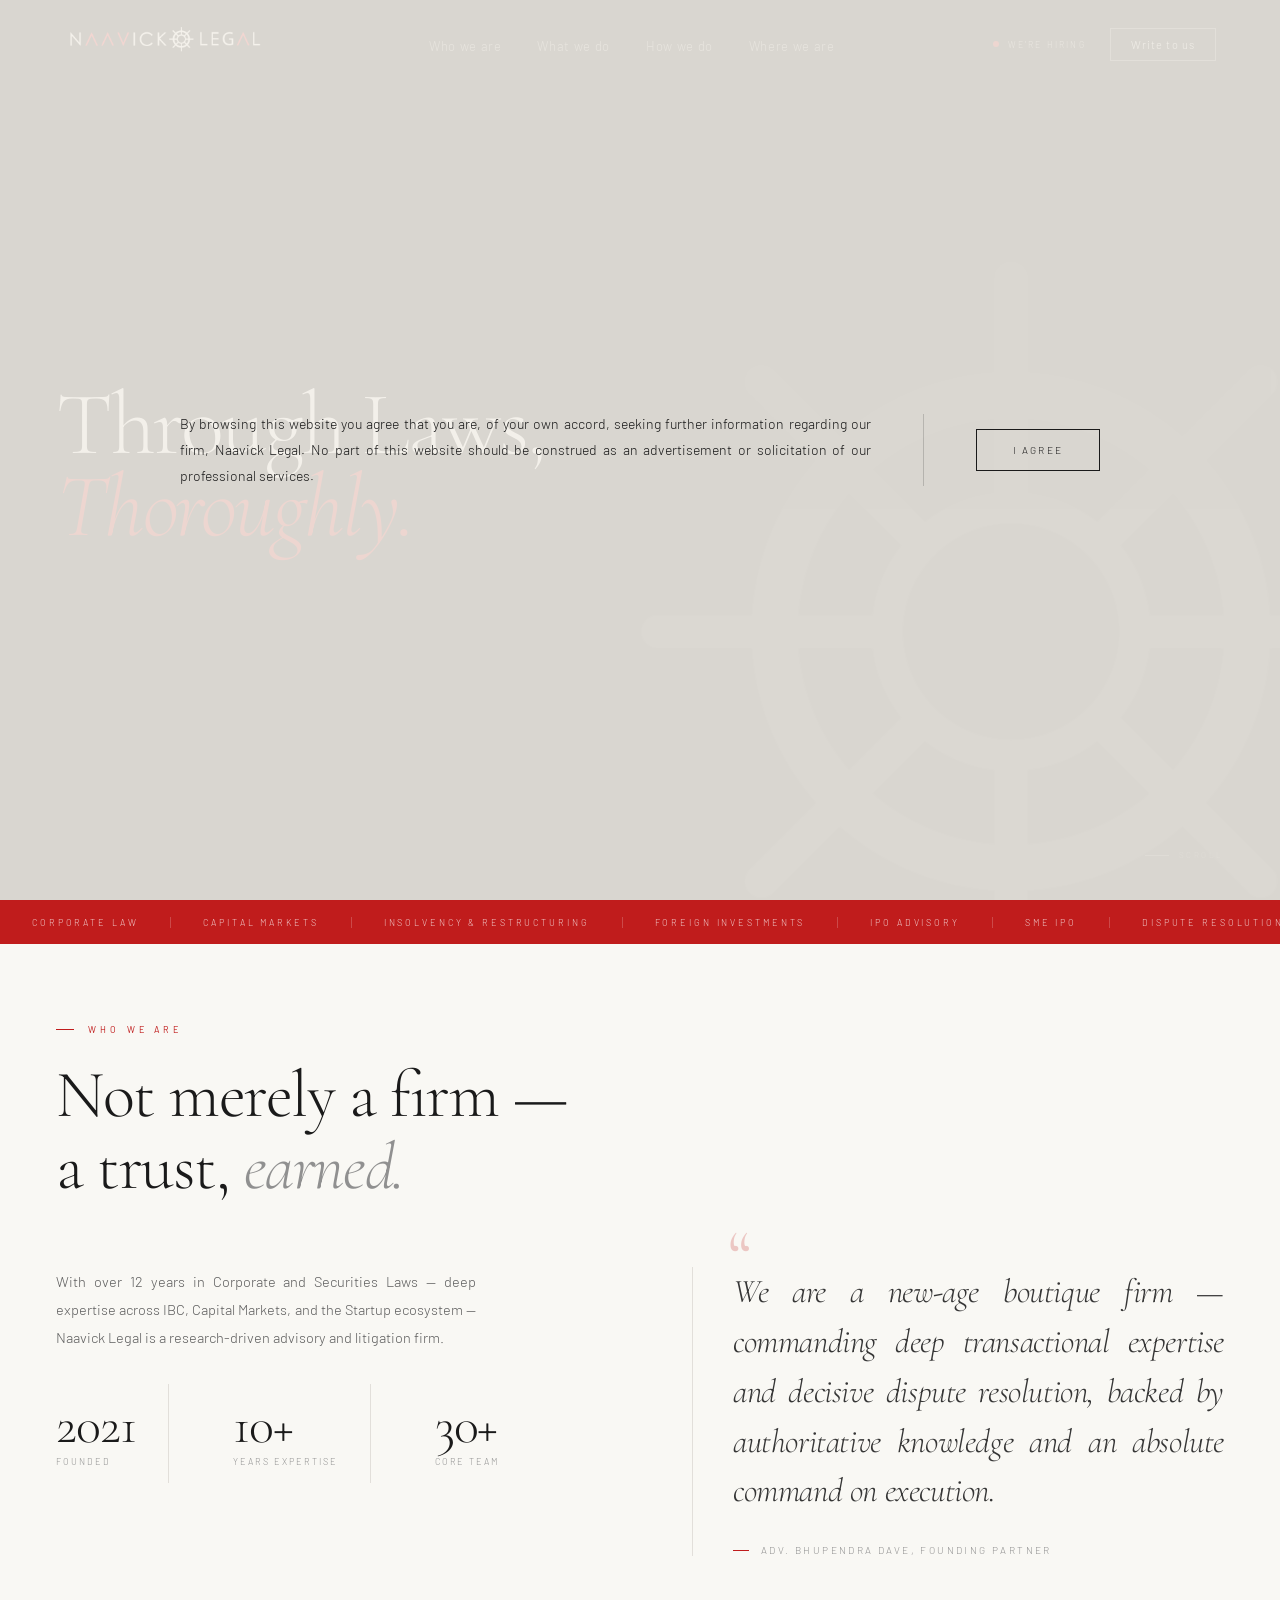
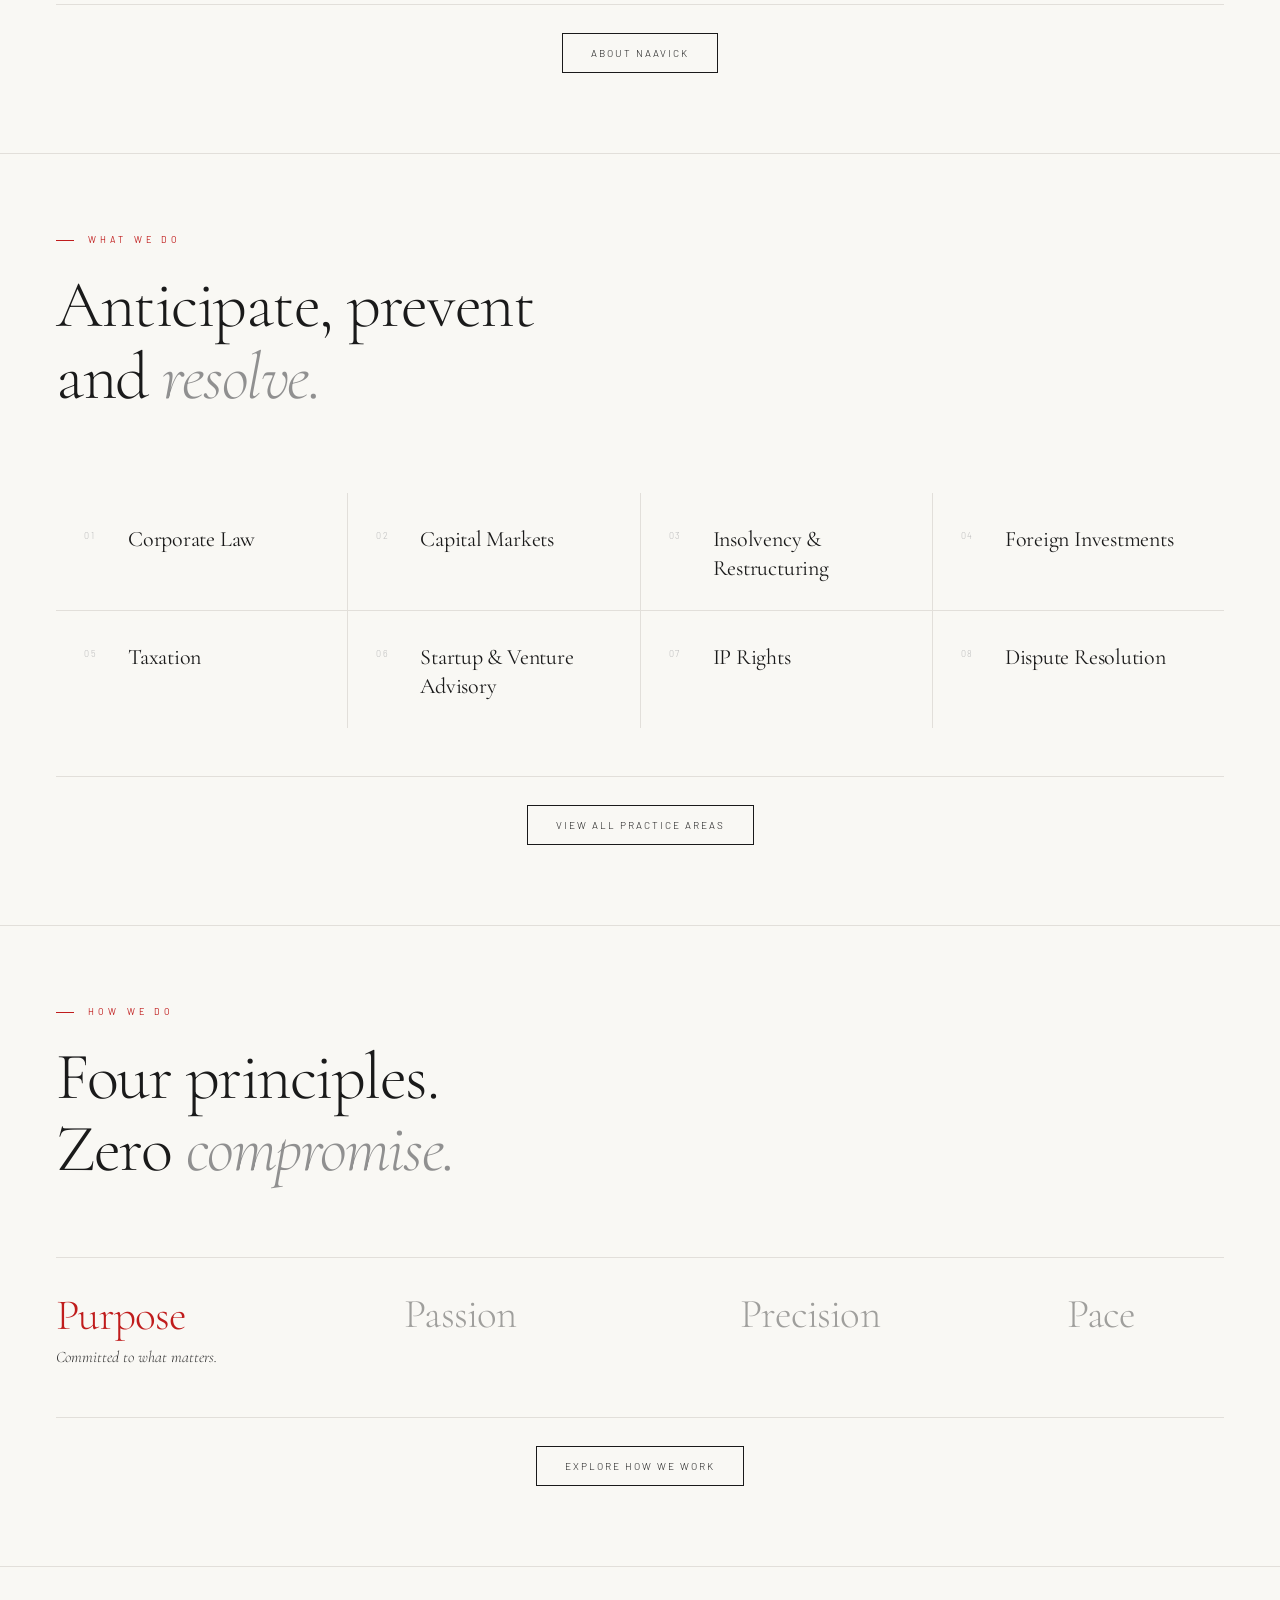
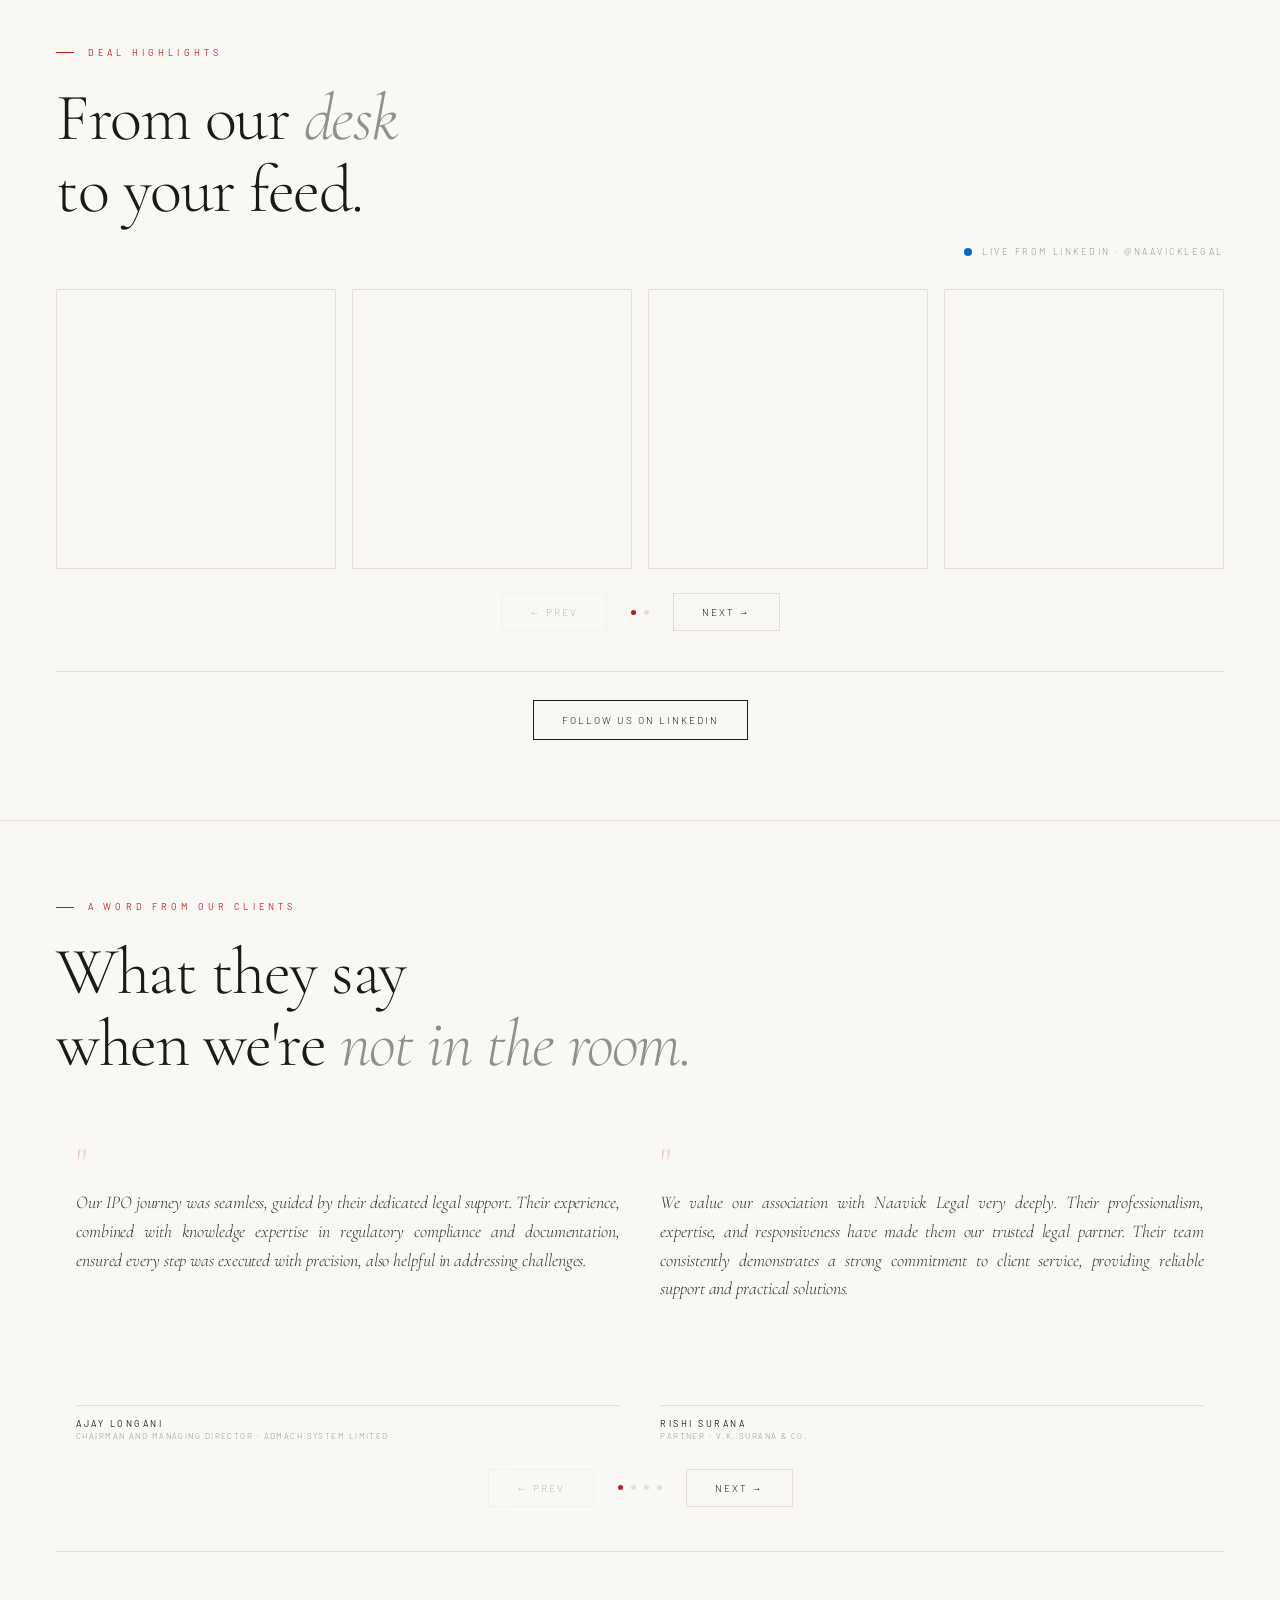
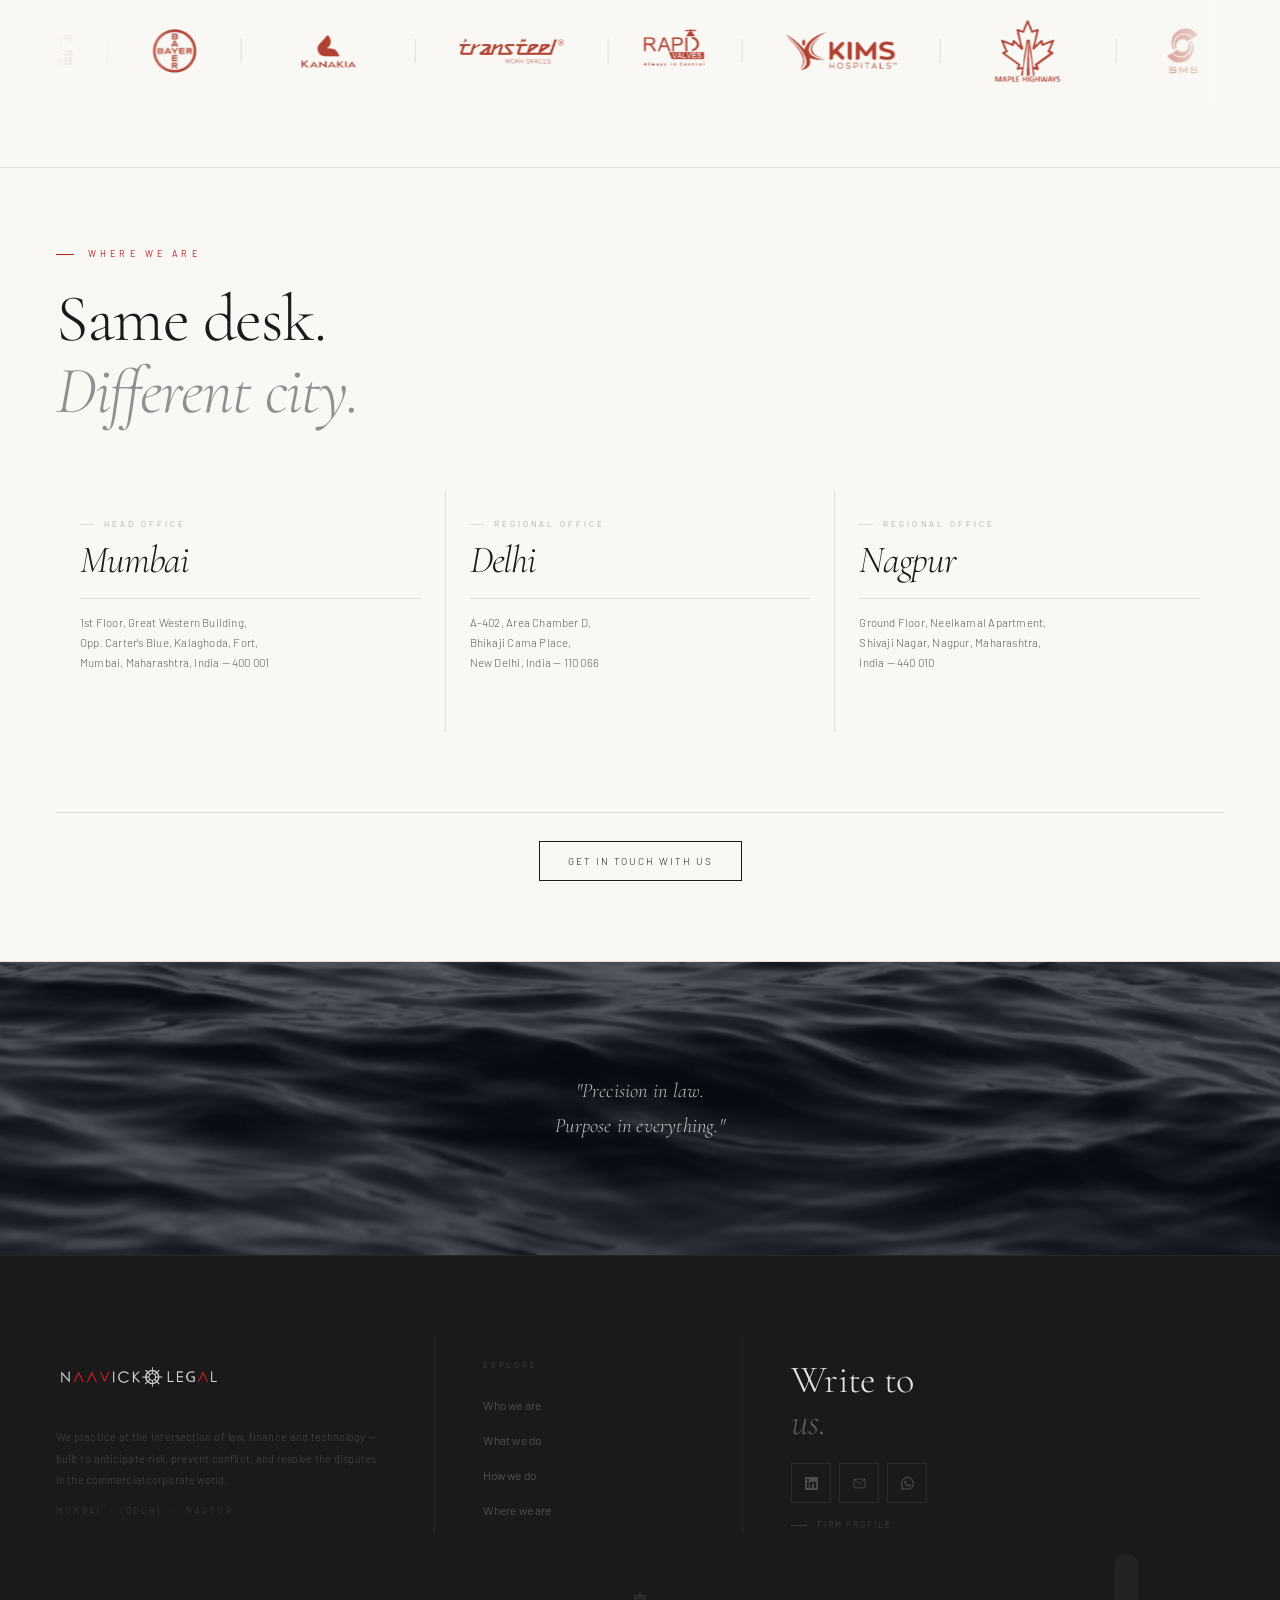
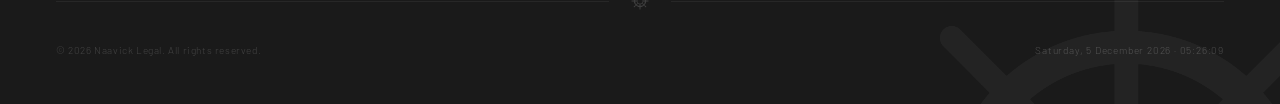
<file: index.html>
<!DOCTYPE html>
<html lang="en">
<head>
<meta charset="UTF-8">
<meta name="viewport" content="width=device-width, initial-scale=1.0, viewport-fit=cover">
<title>Naavick Legal — Corporate Law Firm in Mumbai, Delhi & Nagpur</title>
<meta name="description" content="Naavick Legal is a full-service corporate law firm in Mumbai, Delhi and Nagpur. We specialise in Corporate Law, Capital Markets, Insolvency & Restructuring, Foreign Investments, Taxation, IP Rights and Dispute Resolution.">
<meta name="keywords" content="corporate law firm India, legal services Mumbai, insolvency lawyers India, capital markets legal advisory, corporate lawyer Mumbai, law firm Delhi, Naavick Legal">
<link rel="canonical" href="https://naavick.com/">
<meta property="og:type" content="website">
<meta property="og:site_name" content="Naavick Legal">
<meta property="og:title" content="Naavick Legal — Corporate Law Firm in Mumbai, Delhi & Nagpur">
<meta property="og:description" content="Full-service corporate law firm practising at the intersection of law, finance and technology. Offices in Mumbai, Delhi and Nagpur.">
<meta property="og:url" content="https://naavick.com/">
<meta property="og:image" content="https://naavick.com/Content/Brand%20Assets/logo1-black.png">
<meta name="twitter:card" content="summary_large_image">
<meta name="twitter:title" content="Naavick Legal — Corporate Law Firm in Mumbai, Delhi & Nagpur">
<meta name="twitter:description" content="Full-service corporate law firm practising at the intersection of law, finance and technology. Offices in Mumbai, Delhi and Nagpur.">
<meta name="twitter:image" content="https://naavick.com/Content/Brand%20Assets/logo1-black.png">
<meta name="robots" content="index, follow">
<script type="application/ld+json">
{
  "@context": "https://schema.org",
  "@type": "LegalService",
  "name": "Naavick Legal",
  "url": "https://naavick.com",
  "description": "Full-service corporate law firm specialising in Corporate Law, Capital Markets, Insolvency & Restructuring, Foreign Investments, Taxation, IP Rights and Dispute Resolution.",
  "areaServed": "IN",
  "knowsAbout": ["Corporate Law", "Capital Markets", "Insolvency & Restructuring", "Foreign Investments", "Taxation", "Intellectual Property Rights", "Dispute Resolution", "Startup Advisory"],
  "address": [
    {
      "@type": "PostalAddress",
      "streetAddress": "1st Floor, Great Western Building, Opp. Carter's Blue, Kalaghoda, Fort",
      "addressLocality": "Mumbai",
      "addressRegion": "Maharashtra",
      "postalCode": "400001",
      "addressCountry": "IN"
    },
    {
      "@type": "PostalAddress",
      "streetAddress": "Bhikaji Cama Place",
      "addressLocality": "New Delhi",
      "addressRegion": "Delhi",
      "postalCode": "110066",
      "addressCountry": "IN"
    },
    {
      "@type": "PostalAddress",
      "streetAddress": "Ground Floor, Neelkamal Apartment, Shivaji Nagar",
      "addressLocality": "Nagpur",
      "addressRegion": "Maharashtra",
      "postalCode": "440010",
      "addressCountry": "IN"
    }
  ],
  "email": "office@naavick.com",
  "sameAs": ["https://www.linkedin.com/company/naavick-legal"]
}
</script>
<link rel="preconnect" href="https://fonts.googleapis.com">
<link rel="preconnect" href="https://fonts.gstatic.com" crossorigin>
<link href="https://fonts.googleapis.com/css2?family=Cormorant+Garamond:ital,wght@0,300;0,400;0,500;1,300;1,400;1,500&family=Barlow:wght@300;400&display=swap" rel="stylesheet">
<link rel="stylesheet" href="style.css">
<style>
/* ───── HERO ───── */
.hero{
  min-height:100vh;
  background:var(--ch);
  display:flex;flex-direction:column;
  justify-content:center;
  padding:calc(88px + env(safe-area-inset-top,0px)) 56px 56px;
  position:relative;overflow:hidden;
}
.hero-grid{
  position:absolute;inset:0;z-index:0;
  pointer-events:none;
}
.hero-wheel{
  position:absolute;
  right:-8vw;bottom:-8vw;
  width:58vw;height:58vw;
  opacity:0.055;pointer-events:none;
  filter:invert(1);
  object-fit:contain;
  animation:wheelSpin 400s linear infinite;
  transform-origin:center center;
  z-index:1;
}
@keyframes wheelSpin{
  from{transform:rotate(0deg)}
  to{transform:rotate(360deg)}
}
.hero-loc{
  font-size:9px;letter-spacing:0.42em;text-transform:uppercase;
  color:rgba(255,255,255,0.3);font-weight:300;
  margin-bottom:40px;
  opacity:0;transform:translateY(8px);
  animation:fadeup .75s var(--ease) .2s forwards;
  position:relative;
}
.hero-h{
  font-family:'Cormorant Garamond',serif;
  font-weight:300;font-size:clamp(44px,7vw,104px);
  color:rgba(255,255,255,0.94);
  line-height:0.92;letter-spacing:-0.025em;
  max-width:880px;
  margin-top:0;
  opacity:0;transform:translateY(14px);
  animation:fadeup 1.0s var(--ease) .42s forwards;
  position:relative;
}
.hero-h em{font-style:italic;color:rgba(255,255,255,0.28)}
.hero-bottom{
  display:flex;align-items:flex-end;justify-content:space-between;
  margin-top:64px;flex-wrap:wrap;gap:36px;
  opacity:0;transform:translateY(10px);
  animation:fadeup .8s var(--ease) .68s forwards;
  position:relative;
}
.hero-tagline{
  font-size:13px;color:rgba(255,255,255,0.42);
  font-weight:300;line-height:1.85;max-width:340px;
}
.hero-tagline strong{
  display:block;font-family:'Cormorant Garamond',serif;
  font-weight:300;font-size:19px;color:rgba(255,255,255,0.78);
  margin-bottom:6px;font-style:italic;
}
.hero-actions{display:flex;gap:18px;align-items:center;margin-left:auto}
.btn-hero{
  font-size:10px;letter-spacing:0.2em;text-transform:uppercase;
  color:rgba(255,255,255,0.85);font-weight:300;
  border:0.5px solid rgba(255,255,255,0.3);
  padding:13px 28px;
  transition:background .36s var(--ease),border-color .36s var(--ease),color .36s var(--ease);
}
.btn-hero:hover{background:rgba(255,255,255,0.08);border-color:rgba(255,255,255,0.45)}
/* Task 1 — hero-specific oxblood at 0.88 opacity: quieter than --crim on the near-black hero */
.hero-h em{color:var(--crim);}
.btn-ghost-hero{
  font-size:10px;letter-spacing:0.16em;text-transform:uppercase;
  color:rgba(255,255,255,0.32);font-weight:300;
  transition:color .36s var(--ease);
}
.btn-ghost-hero:hover{color:rgba(255,255,255,0.85)}
.hero-rule{
  position:absolute;bottom:0;left:56px;right:56px;
  height:0.5px;background:rgba(255,255,255,0.07);
}
.scroll-ind{
  position:absolute;right:56px;bottom:40px;
  display:flex;align-items:center;gap:10px;
  font-size:8px;letter-spacing:0.32em;text-transform:uppercase;
  color:rgba(255,255,255,0.22);font-weight:300;
  opacity:0;animation:fadeup .75s var(--ease) 1.18s forwards;
}
.scroll-ind::before{
  content:'';display:block;width:24px;height:0.5px;
  background:rgba(255,255,255,0.22);
}
@keyframes fadeup{to{opacity:1;transform:translateY(0)}}

/* ───── WHO WE ARE (Philosophy) ───── */
.philo-grid{
  display:grid;grid-template-columns:minmax(280px,1.05fr) minmax(280px,0.95fr);
  gap:48px;
  align-items:start;margin-top:32px;
}
.philo-left p{
  font-size:14.5px;color:var(--mid);line-height:1.95;font-weight:300;
  margin-bottom:24px;max-width:420px;text-align:justify;
}
.philo-stats{
  display:flex;gap:32px;margin-top:32px;
}
.philo-stat{padding:16px 32px 16px 0;border-right:0.5px solid var(--mist);margin-right:32px}
.philo-stat:last-child{border-right:none}
.ps-n{
  font-family:'Cormorant Garamond',serif;
  font-weight:300;font-size:52px;color:var(--ch);line-height:1;letter-spacing:-0.02em;
}
.ps-l{
  font-size:9px;letter-spacing:0.22em;text-transform:uppercase;
  color:var(--st);font-weight:300;margin-top:4px;
}
.philo-right{
  border-left:0.5px solid var(--mist);padding-left:40px;
  display:flex;flex-direction:column;justify-content:flex-start;
}
.philo-pull{
  font-family:'Cormorant Garamond',serif;
  font-weight:300;font-style:italic;
  font-size:clamp(22px,2.6vw,34px);
  color:var(--sl);line-height:1.5;letter-spacing:-0.012em;
  margin-bottom:28px;position:relative;text-align:justify;
}
.philo-pull::before{
  content:'\201C';
  font-family:'Cormorant Garamond',serif;
  font-size:clamp(52px,6vw,76px);
  color:var(--crim);opacity:0.22;
  line-height:1;position:absolute;top:-48px;left:-6px;
  font-weight:300;font-style:normal;
}
.philo-detail{
  font-size:10px;letter-spacing:0.24em;text-transform:uppercase;
  color:var(--st);font-weight:300;
  display:flex;align-items:center;gap:12px;
}
.philo-detail::before{
  content:'';display:block;width:16px;height:0.5px;background:var(--crim);flex-shrink:0;
}

/* ───── HOW WE DO ───── */
.principles-grid{
  display:grid;grid-template-columns:repeat(4,minmax(220px,1fr));
  gap:1px;background:var(--mist);
  margin-top:48px;
}
.pr-cell{
  background:var(--ww);
  padding:36px 30px 32px;
  transition:background .36s var(--ease),color .36s var(--ease),border-color .36s var(--ease);
}
.pr-cell:hover{background:var(--iv)}
.pr-n{
  font-family:'Cormorant Garamond',serif;
  font-size:54px;font-weight:300;
  color:rgba(26,26,26,0.06);
  line-height:1;margin-bottom:18px;
  transition:color .36s var(--ease);
}
.pr-cell:hover .pr-n{color:var(--crim);}
.pr-t{
  font-family:'Cormorant Garamond',serif;
  font-weight:400;font-size:24px;
  color:var(--ch);margin-bottom:14px;letter-spacing:-0.01em;
}
.pr-d{
  font-size:14px;color:var(--mid);
  line-height:1.88;font-weight:300;max-width:320px;
}

/* ───── EXPERTISE PREVIEW ───── */
.exp-preview-grid{
  display:grid;grid-template-columns:repeat(4,minmax(240px,1fr));
  gap:1px;background:var(--mist);
  margin-top:48px;
}
.exp-cell{
  background:var(--ww);
  padding:32px 28px 28px;
  display:grid;grid-template-columns:44px 1fr;
  gap:0;align-items:start;
  transition:background .36s var(--ease),color .36s var(--ease),border-color .36s var(--ease);
  position:relative;
}
.exp-cell:hover{background:var(--iv)}
.exp-n{transition:color .36s var(--ease);}
.exp-cell:hover .exp-n{color:var(--crim);}
.exp-cell:hover .exp-arrow{opacity:1;transform:translate(0,0);}

/* ── PRACTICE POPUP ── */
#corp-popup{
  position:fixed;inset:0;z-index:600;
  display:grid;grid-template-columns:1.5fr 1fr;
  opacity:0;pointer-events:none;
  transition:opacity 420ms var(--ease);
}
#corp-popup.open{opacity:1;pointer-events:all;}
.pp-left{
  background:var(--ink);
  display:flex;align-items:center;justify-content:center;
  padding:72px 64px;
  border-right:0.5px solid rgba(249,248,244,0.06);
  position:relative;
}
.pp-left svg{width:100%;max-width:560px;height:auto;}
.pp-right{
  background:var(--ww);
  display:flex;flex-direction:column;justify-content:center;
  padding:80px 64px;
  position:relative;
}
.pp-eyebrow{
  font-family:'Barlow',sans-serif;font-size:8px;letter-spacing:0.38em;
  text-transform:uppercase;color:var(--crim);font-weight:300;
  display:flex;align-items:center;gap:14px;margin-bottom:40px;
}
.pp-eyebrow::before{content:'';display:block;width:22px;height:0.5px;background:var(--crim);}
.pp-h{
  font-family:'Cormorant Garamond',serif;font-weight:300;
  font-size:clamp(44px,4.8vw,68px);color:var(--ch);
  line-height:0.92;letter-spacing:-0.02em;margin-bottom:32px;
}
.pp-h em{font-style:italic;color:rgba(26,26,26,0.3);}
.pp-rule{width:28px;height:0.5px;background:var(--crim);margin-bottom:24px;}
.pp-desc{
  font-size:13px;color:rgba(26,26,26,0.55);font-weight:300;
  line-height:1.9;max-width:300px;margin-bottom:40px;
}
.pp-list{display:flex;flex-direction:column;}
.pp-item{
  font-family:'Barlow',sans-serif;font-size:11px;font-weight:300;
  color:rgba(26,26,26,0.6);letter-spacing:0.04em;
  padding:12px 0;border-bottom:0.5px solid rgba(26,26,26,0.08);
  display:flex;align-items:center;gap:14px;
}
.pp-item::before{content:'';width:3px;height:3px;background:var(--crim);border-radius:50%;flex-shrink:0;}
.pp-close{
  position:absolute;top:36px;right:44px;
  font-family:'Barlow',sans-serif;font-size:10px;letter-spacing:0.22em;
  text-transform:uppercase;color:rgba(26,26,26,0.4);font-weight:300;
  background:none;border:none;cursor:pointer;transition:color .3s var(--ease);
  z-index:601;pointer-events:none;
}
#corp-popup.open .pp-close{pointer-events:auto;}
.pp-close:hover{color:var(--ch);}
.exp-n{
  font-family:'Barlow',sans-serif;
  font-size:9px;font-weight:300;
  color:var(--sv);letter-spacing:0.18em;padding-top:5px;
}
.exp-content{display:flex;flex-direction:column}
.exp-title{
  font-family:'Cormorant Garamond',serif;
  font-weight:400;font-size:22px;color:var(--ch);
  letter-spacing:-0.01em;line-height:1.3;
}
.exp-arrow{
  position:absolute;top:24px;right:20px;
  font-size:11px;color:var(--crim);
  opacity:0;transform:translate(-3px,3px);
  transition:opacity .3s var(--ease),transform .3s var(--ease);
  display:block;pointer-events:none;
  font-style:normal;
}
.exp-all{
  text-align:center;margin-top:48px;
  padding-top:28px;border-top:0.5px solid var(--mist);
}

/* ───── DEAL HIGHLIGHTS (LinkedIn) ───── */
.deals-header{
  display:flex;justify-content:space-between;align-items:flex-end;
  margin-bottom:32px;flex-wrap:wrap;gap:16px;
}
.deals-meta{
  font-size:9px;letter-spacing:0.28em;text-transform:uppercase;
  color:var(--st);font-weight:300;display:flex;align-items:center;gap:10px;
}
.deals-meta::before{
  content:'';width:8px;height:8px;border-radius:50%;background:#0A66C2;
  display:block;
}
.deals-carousel{overflow:hidden;width:100%;}
.deals-track{
  display:flex;
  transition:transform 600ms var(--ease);
  width:200%;
}
.deals-slide{
  width:50%;display:grid;
  grid-template-columns:repeat(4,1fr);
  gap:16px;flex-shrink:0;
}
.deals-slide iframe,.deals-slide .li-post{
  width:100%;height:280px;
  border:0.5px solid var(--mist);
  background:var(--ww);display:block;
}
.li-post{position:relative;overflow:hidden;}
.li-post::before{
  content:'';position:absolute;inset:0;
  background:linear-gradient(90deg,var(--iv) 0%,var(--ww) 50%,var(--iv) 100%);
  background-size:200% 100%;
  animation:liShimmer 2.2s linear infinite;
}
.li-post.loaded::before{display:none;}
.li-post iframe{position:absolute;inset:0;width:100%;height:100%;border:none;}
@keyframes liShimmer{
  from{background-position:200% 0}
  to{background-position:-200% 0}
}
.deals-nav{
  display:flex;align-items:center;justify-content:center;
  gap:24px;margin-top:24px;
}
.deals-nav-btn{
  font-family:'Barlow',sans-serif;
  font-size:10px;letter-spacing:0.2em;text-transform:uppercase;
  color:var(--ch);font-weight:300;
  background:none;border:0.5px solid var(--mist);
  padding:12px 28px;cursor:pointer;
  transition:background .36s var(--ease),border-color .36s var(--ease),color .36s var(--ease);
}
.deals-nav-btn:hover{border-color:var(--sl);background:var(--iv)}
.deals-nav-btn:disabled{opacity:0.28;cursor:default;pointer-events:none}
.deals-dots{display:flex;gap:8px;align-items:center}
.deals-dot{width:5px;height:5px;border-radius:50%;background:var(--mist);display:inline-block;transition:background .36s var(--ease)}
.deals-dot.active{background:var(--crim)}
@media(max-width:960px){
  .deals-slide{grid-template-columns:repeat(2,1fr);}
}
@media(max-width:600px){
  .deals-header{flex-direction:column;align-items:flex-start;gap:12px;}
  .deals-nav{display:none;}
  .deals-carousel{overflow-x:auto;overflow-y:hidden;-webkit-overflow-scrolling:touch;scroll-snap-type:x mandatory;scroll-behavior:smooth;}
  .deals-track{width:auto !important;transform:none !important;transition:none !important;display:flex;flex-direction:row;flex-wrap:nowrap;}
  .deals-slide{width:auto !important;display:flex !important;flex-direction:row;flex-wrap:nowrap;gap:0;flex-shrink:0;}
  .deals-slide .li-post{width:calc(100vw - 40px) !important;height:400px !important;flex-shrink:0;scroll-snap-align:start;margin-right:0;}
}

/* ───── TESTIMONIALS + CLIENTELE ───── */
.social-proof{
  background:var(--ww);overflow:hidden;
  border-bottom:0.5px solid var(--mist);
  padding:80px 56px 56px;
  min-height:auto;display:flex;flex-direction:column;justify-content:flex-start;
}
.test-header-centered{
  margin-bottom:48px;
}
.test-carousel{overflow:hidden;width:100%;}
.test-track{
  display:flex;
  transition:transform 600ms var(--ease);
  width:400%;
}
.test-slide{
  width:25%;display:grid;
  grid-template-columns:repeat(2,1fr);
  gap:0.5px;background:var(--mist);
  flex-shrink:0;
}
.test-slide-single{grid-template-columns:1fr;max-width:50%;}
.test-card{
  background:var(--ww);
  padding:20px;
  display:flex;flex-direction:column;
  transition:background .36s var(--ease),color .36s var(--ease),border-color .36s var(--ease);
}
.test-card:hover{background:var(--iv)}
.test-qmark{
  font-family:'Cormorant Garamond',serif;
  font-size:40px;line-height:0.7;color:rgba(192,28,28,.18);
  font-weight:300;display:block;margin-bottom:12px;
  transition:color .36s var(--ease);
}
.test-card:hover .test-qmark{color:var(--crim);}
.test-qt{
  font-family:'Cormorant Garamond',serif;
  font-weight:300;font-style:italic;
  font-size:clamp(14px,1.4vw,18px);
  color:var(--sl);line-height:1.6;
  flex:1;letter-spacing:-0.005em;margin-bottom:16px;text-align:justify;
}
.test-author-block{
  border-top:0.5px solid var(--mist);
  padding-top:12px;
}
.test-an{
  font-family:'Barlow',sans-serif;
  font-size:9px;letter-spacing:0.28em;
  text-transform:uppercase;color:var(--ch);
  font-weight:400;margin-bottom:2px;
}
.test-ar{
  font-size:8px;letter-spacing:0.18em;
  text-transform:uppercase;color:var(--st);font-weight:300;
}
.test-nav{
  display:flex;align-items:center;justify-content:center;
  gap:24px;margin-top:8px;padding-bottom:12px;
}
.test-nav-btn{
  font-family:'Barlow',sans-serif;
  font-size:10px;letter-spacing:0.2em;text-transform:uppercase;
  color:var(--ch);font-weight:300;background:none;
  border:0.5px solid var(--mist);padding:12px 28px;
  cursor:pointer;
  transition:background .36s var(--ease),border-color .36s var(--ease),color .36s var(--ease);
}
.test-nav-btn:hover{border-color:var(--sl);background:var(--iv)}
.test-nav-btn:disabled{opacity:0.28;cursor:default;pointer-events:none}
.test-dots{display:flex;gap:8px;align-items:center;}
.test-dot{
  width:5px;height:5px;border-radius:50%;
  background:var(--mist);border:none;
  cursor:pointer;transition:background .3s var(--ease);padding:0;
}
.test-dot.active{background:var(--crim)}

/* clients strip */
.sp-rule{height:0.5px;background:var(--mist);margin:32px 0;}
.sp-clients{padding:8px 0 0;}
.sp-marquee{
  width:100%;overflow:hidden;position:relative;
}
.sp-marquee::before,.sp-marquee::after{
  content:'';position:absolute;top:0;bottom:0;width:120px;z-index:5;pointer-events:none;
}
.sp-marquee::before{left:0;background:linear-gradient(to right,var(--ww),transparent)}
.sp-marquee::after{right:0;background:linear-gradient(to left,var(--ww),transparent)}
.sp-track{
  display:flex;align-items:center;gap:0;width:max-content;
  will-change:transform;
  backface-visibility:hidden;
  -webkit-backface-visibility:hidden;
}
.sp-pill{
  padding:0 32px;
  display:flex;align-items:center;
  position:relative;
}
.sp-pill::after{
  content:'';position:absolute;right:0;top:50%;
  transform:translateY(-50%);
  width:0.5px;height:24px;background:var(--mist);
}
.sp-logo{
  height:38px;width:auto;display:block;
  filter:brightness(0) saturate(100%) invert(18%) sepia(95%) saturate(1400%) hue-rotate(343deg) brightness(1.05) contrast(1.1);
  opacity:0.85;
}
.sp-logo-lg{height:70px;}
.sp-logo-xl{height:110px;}
.sp-logo-xxl{height:120px;}
.sp-logo-multiply{mix-blend-mode:multiply;filter:sepia(1) saturate(8) hue-rotate(315deg) brightness(0.72) contrast(1.2);}

/* ───── WHERE WE ARE ───── */
.where-section{background:var(--ww);padding:80px 56px;border-bottom:0.5px solid var(--mist);display:flex;flex-direction:column;justify-content:flex-start;}
.where-head{display:flex;flex-direction:column;gap:0;max-width:760px;margin-bottom:32px;}
.where-grid{display:grid;grid-template-columns:repeat(3,minmax(200px,1fr));gap:1px;background:var(--mist);margin-bottom:32px;}
.wloc-card{background:var(--ww);padding:28px 24px 24px;display:flex;flex-direction:column;gap:0;position:relative;overflow:hidden;transition:background 0.8s cubic-bezier(0.25,0.46,0.45,0.94);}
.wloc-card:hover{background:var(--ch);}
.wloc-img{position:absolute;inset:0;width:100%;height:100%;object-fit:cover;opacity:0;filter:grayscale(100%) brightness(0.45) contrast(1.1);transition:opacity 0.9s cubic-bezier(0.25,0.46,0.45,0.94);pointer-events:none;z-index:0;}
.wloc-card:hover .wloc-img{opacity:1;}
.wloc-header,.wloc-tag,.wloc-city,.wloc-addr,.wloc-note{position:relative;z-index:2;}
.wloc-header{display:flex;justify-content:space-between;align-items:center;margin-bottom:14px;}
.wloc-tag{font-family:'Barlow',sans-serif;font-size:8px;letter-spacing:0.38em;text-transform:uppercase;color:var(--st);font-weight:300;display:flex;align-items:center;gap:10px;transition:color 0.6s cubic-bezier(0.25,0.46,0.45,0.94);}
.wloc-tag::before{content:'';display:block;width:14px;height:0.5px;background:var(--mist);transition:background 0.6s cubic-bezier(0.25,0.46,0.45,0.94);}
.wloc-card:hover .wloc-tag{color:rgba(255,255,255,0.55);}
.wloc-card:hover .wloc-tag::before{background:rgba(255,255,255,0.3);}
.wloc-index{font-family:'Barlow',sans-serif;font-size:9px;letter-spacing:0.16em;color:var(--mist);font-weight:300;transition:color 0.6s cubic-bezier(0.25,0.46,0.45,0.94);}
.wloc-card:hover .wloc-index{color:rgba(255,255,255,0.2);}
.wloc-city{font-family:'Cormorant Garamond',serif;font-weight:300;font-style:italic;font-size:clamp(28px,3vw,40px);color:var(--ch);line-height:0.92;letter-spacing:-0.03em;margin-bottom:20px;transition:color 0.6s cubic-bezier(0.25,0.46,0.45,0.94),text-shadow 0.6s cubic-bezier(0.25,0.46,0.45,0.94);}
.wloc-card:hover .wloc-city{color:#fff;text-shadow:0 2px 20px rgba(0,0,0,0.9);}
.wloc-addr{font-size:11.5px;color:var(--mid);font-weight:300;line-height:1.72;letter-spacing:0.018em;border-top:0.5px solid var(--mist);padding-top:14px;margin-bottom:16px;flex:1;transition:color 0.6s cubic-bezier(0.25,0.46,0.45,0.94),border-color 0.6s cubic-bezier(0.25,0.46,0.45,0.94);}
.wloc-card:hover .wloc-addr{color:rgba(255,255,255,0.72);border-top-color:rgba(255,255,255,0.15);}
.wloc-note{opacity:0;transition:opacity 0.6s cubic-bezier(0.25,0.46,0.45,0.94);}
.wloc-note-court{font-family:'Barlow',sans-serif;font-size:7.5px;letter-spacing:0.26em;text-transform:uppercase;color:rgba(255,255,255,0.42);font-weight:300;}
.wloc-card:hover .wloc-note{opacity:1;}
@media(max-width:960px){.where-head{gap:20px;}.where-grid{grid-template-columns:1fr;}}

/* ───── GET IN TOUCH (Home version) ───── */
.touch-section{
  background:var(--ink);padding:72px 56px 72px;
  border-bottom:0.5px solid rgba(255,255,255,0.04);
  position:relative;overflow:hidden;
  display:flex;flex-direction:column;justify-content:flex-start;
}
.touch-wheel{
  position:absolute;
  right:-10vw;top:50%;transform:translateY(-50%);
  width:48vw;height:48vw;
  opacity:0.025;pointer-events:none;
}
.touch-content{position:relative;display:grid;grid-template-columns:1fr 1fr;gap:80px;align-items:end}
.touch-eye{
  font-size:9px;letter-spacing:0.4em;text-transform:uppercase;
  color:var(--crim);font-weight:400;margin-bottom:32px;
}
.touch-h{
  font-family:'Cormorant Garamond',serif;
  font-weight:300;font-size:clamp(40px,5.5vw,84px);
  color:rgba(255,255,255,0.93);
  line-height:0.98;letter-spacing:-0.022em;
  margin-bottom:0;
}
.touch-h em{font-style:italic;color:rgba(255,255,255,0.28)}
.touch-right{
  display:flex;flex-direction:column;gap:24px;
}
.touch-row{
  display:flex;justify-content:space-between;align-items:baseline;
  padding-bottom:18px;border-bottom:0.5px solid rgba(255,255,255,0.07);
  transition:border-color .36s var(--ease);
}
.touch-row:hover{border-bottom-color:rgba(255,255,255,0.3)}
.touch-row a{
  font-size:14px;color:rgba(255,255,255,0.62);
  font-weight:300;letter-spacing:0.02em;
  transition:color .36s var(--ease);
}
.touch-row a:hover{color:rgba(255,255,255,0.95)}
.touch-row-l{
  font-size:8.5px;letter-spacing:0.26em;text-transform:uppercase;
  color:rgba(255,255,255,0.28);font-weight:300;
}
.touch-cta{
  margin-top:24px;align-self:flex-start;
  font-size:10px;letter-spacing:0.22em;text-transform:uppercase;
  color:rgba(255,255,255,0.88);font-weight:300;
  border:0.5px solid rgba(255,255,255,0.3);padding:16px 32px;
  transition:background .36s var(--ease),border-color .36s var(--ease),color .36s var(--ease);
  display:inline-block;
}
.touch-cta:hover{background:var(--crim);border-color:var(--crim);color:var(--ww)}

/* ───── RESPONSIVE ───── */
@media(max-width:960px){
  .hero{padding:calc(88px + env(safe-area-inset-top,0px)) 28px 44px}
  .hero-h{font-size:clamp(34px,9vw,62px)}
  .hero-bottom{margin-top:36px;gap:20px}
  .hero-wheel{width:44vw;height:44vw;right:-4vw;bottom:-4vw;}
  .philo-grid{grid-template-columns:1fr 1fr;}
  .principles-grid{grid-template-columns:repeat(2,1fr);}
  .exp-preview-grid{grid-template-columns:repeat(2,1fr)}
  .exp-all{margin-top:32px}
  .test-wrap{padding:48px 28px 36px}
  .test-arrow-prev{left:8px}
  .test-arrow-next{right:8px}
  .test-header-centered{margin-bottom:32px}
  .social-proof{padding:48px 28px 36px}
  .touch-section{padding:56px 28px}
  .touch-wheel{width:36vw;height:36vw;right:-4vw;}
  .touch-content{grid-template-columns:1fr;gap:36px}
  .scroll-ind{display:none}
  .where-section{padding:48px 28px}
}
@media(max-width:600px){
  /* ── Hero ── */
  .test-arrow{display:none}
  .hero{padding:calc(88px + env(safe-area-inset-top,0px)) 20px 56px}
  .hero-h{font-size:clamp(26px,8.5vw,42px)}
  .hero-wheel{display:none;}
  .hero-loc{margin-bottom:22px}
  .hero-bottom{margin-top:36px;gap:20px;flex-direction:column;align-items:flex-start}
  .hero-actions{margin-left:0;gap:14px;width:auto}
  .hero-tagline{font-size:11.5px;line-height:1.88;max-width:100%}
  .hero-tagline strong{font-size:15px}
  /* ── Philosophy ── */
  .philo-grid{grid-template-columns:1fr;gap:36px;}
  .philo-left p{font-size:13px;margin-bottom:18px;line-height:1.92}
  .philo-right{border-left:none;padding-left:0;border-top:0.5px solid var(--mist);padding-top:28px;}
  .philo-pull{font-size:clamp(15px,4.5vw,20px);line-height:1.55}
  .philo-stats{flex-wrap:wrap;gap:0;margin-top:24px}
  .philo-stat{padding:14px 0;margin-right:0;border-right:none;border-bottom:0.5px solid var(--mist);}
  .philo-stat:last-child{border-bottom:none;}
  .ps-n{font-size:28px}
  /* ── Principles ── */
  .principles-grid{grid-template-columns:1fr;background:transparent;gap:0;}
  .pr-cell{padding:28px 20px 24px;border-bottom:0.5px solid var(--mist);}
  .pr-cell:last-child{border-bottom:none;}
  .pr-n{font-size:26px;margin-bottom:10px}
  .pr-t{font-size:15px;margin-bottom:8px}
  .pr-d{font-size:12.5px;line-height:1.88}
  /* ── Experience ── */
  .exp-preview-grid{grid-template-columns:1fr;background:transparent;gap:0;}
  .exp-cell{padding:24px 18px 20px;border-bottom:0.5px solid var(--mist);}
  .exp-cell:last-child{border-bottom:none;}
  .exp-title{font-size:16px;margin-bottom:8px}
  .exp-all{margin-top:28px;padding-top:16px}
  /* ── Testimonials ── */
  .test-wrap{padding:52px 20px 40px}
  .test-header-centered{margin-bottom:28px}
  .test-nav{display:none;}
  .test-carousel{overflow-x:auto;overflow-y:hidden;-webkit-overflow-scrolling:touch;scroll-snap-type:x mandatory;scroll-behavior:smooth;}
  .test-track{width:auto !important;transform:none !important;transition:none;display:flex;flex-direction:row;flex-wrap:nowrap;}
  .test-slide{width:auto;display:flex;flex-direction:row;gap:0;flex-shrink:0;background:none;}
  .test-slide-single{max-width:none;}
  .test-card{width:calc(100vw - 40px);flex-shrink:0;scroll-snap-align:start;padding:26px 20px 24px;border:0.5px solid var(--mist);}
  .test-qt{font-size:13.5px;line-height:1.85}
  .test-qmark{font-size:28px;margin-bottom:10px}
  /* ── Clients / Social Proof ── */
  .social-proof{padding:52px 20px 40px;}
  .sp-logo{height:24px}
  .sp-logo-lg{height:40px}
  .sp-logo-xl{height:54px}
  .sp-logo-xxl{height:62px}
  .sp-pill{padding:0 16px}
  .sp-pill img{max-height:36px !important;width:auto !important;}
  .sp-rule{margin:20px 0}
  /* ── Where ── */
  .where-grid{grid-template-columns:1fr;margin-bottom:20px}
  .wloc-card{padding:24px 16px 20px}
  .wloc-city{font-size:clamp(20px,5.5vw,28px);margin-bottom:14px}
  .wloc-addr{font-size:10.5px;line-height:1.7;padding-top:12px;margin-bottom:12px}
  /* ── Touch ── */
  .touch-section{padding:56px 20px}
  .touch-wheel{width:52vw;height:52vw;right:-4vw;}
  .touch-h{font-size:clamp(24px,8vw,38px)}
  .touch-eye{margin-bottom:18px}
  .touch-right{gap:14px}
  .touch-row{padding-bottom:12px}
  .touch-row a{font-size:12px}
  .touch-cta{padding:12px 22px;font-size:9px;letter-spacing:0.18em}
  #disclaimerOverlay{padding:0 20px !important;}
  .disc-inner{flex-direction:column !important;gap:20px !important;align-items:flex-start !important;}
  .disc-divider{display:none !important;}
}

/* ───── HOW WE DO — PRINCIPLES ───── */
.pi-scene{
  margin-top:40px;width:100%;
  flex-grow:1;display:flex;flex-direction:column;justify-content:center;
}
.pi-connector{
  position:relative;height:0.5px;
  background:var(--mist);
  margin-bottom:36px;
}
.pi-seg{
  position:absolute;
  top:0;left:0;width:0;height:0.5px;
  background:var(--crim);
  pointer-events:none;
  transition:left .65s var(--ease),width .65s var(--ease);
}
.pi-indicator{
  position:absolute;
  top:50%;left:0;
  transform:translate(-50%,-50%);
  width:20px;height:20px;
  opacity:0;
  pointer-events:none;
  transition:left .65s var(--ease),opacity .3s var(--ease);
}
.pi-scene.pi-active .pi-indicator{opacity:1;}
.pi-ind-img{
  width:20px;height:20px;
  object-fit:contain;display:block;
  filter:brightness(0) saturate(100%) invert(18%) sepia(95%)
         saturate(1400%) hue-rotate(343deg) brightness(1.05) contrast(1.1);
  animation:wheelSpin 10s linear infinite;
  transform-origin:50% 50%;
  will-change:transform;
}
.pi-cols{display:flex;justify-content:space-between;width:100%;}
.pi-col{cursor:default;flex-shrink:0;}
.pi-w{
  font-family:'Cormorant Garamond',serif;font-weight:300;
  font-size:clamp(24px,3.2vw,44px);
  color:rgba(13,13,13,0.38);
  line-height:1;letter-spacing:-0.022em;
  display:inline-block;
  transition:color .45s cubic-bezier(0.25,0.46,0.45,0.94),transform .45s cubic-bezier(0.25,0.46,0.45,0.94);
  transform-origin:left top;
}
.pi-scene.pi-active .pi-w{color:rgba(13,13,13,0.1);}
.pi-col.pi-on .pi-w{color:var(--crim);transform:scale(1.06);transition:color .45s cubic-bezier(0.25,0.46,0.45,0.94),transform .45s cubic-bezier(0.25,0.46,0.45,0.94);}
.pi-tag{
  font-family:'Cormorant Garamond',serif;font-style:italic;
  font-size:clamp(13px,1.25vw,16px);
  color:var(--sl);letter-spacing:0em;line-height:1.5;
  display:block;margin:10px 0 0;padding:0;
  opacity:0;transform:translateY(4px);
  transition:opacity .4s var(--ease),transform .4s var(--ease);
}
.pi-col.pi-on .pi-tag{opacity:1;transform:translateY(0);}
@media(max-width:960px){
  .pi-scene{flex-grow:0;justify-content:flex-start;}
  .pi-cols{flex-wrap:wrap;justify-content:flex-start;gap:28px;}
  .pi-col{flex:0 0 calc(50% - 14px);}
  .pi-connector,.pi-indicator,.pi-seg{display:none;}
  .pi-tag{opacity:1;transform:translateY(0);}
}
/* ── PULL-QUOTE CLOSING ── */
.pull-close{position:relative;overflow:hidden;padding:112px 56px 112px;text-align:center;display:flex;align-items:center;justify-content:center;}
.pull-close-water{position:absolute;left:0;right:0;top:-40%;height:180%;pointer-events:none;will-change:transform;overflow:hidden;}
@keyframes waterDrift{0%{transform:translate(0%,0%);}25%{transform:translate(-5%,-3%);}50%{transform:translate(-8%,-1%);}75%{transform:translate(-4%,-4%);}100%{transform:translate(0%,0%);}}
.pull-close-water-inner{position:absolute;inset:-12%;background:url('Content/Global%20Images/water texture.jpg') center center/cover no-repeat;will-change:transform;animation:waterDrift 52s ease-in-out infinite;filter:grayscale(100%);}
.pull-close::after{content:'';position:absolute;inset:0;pointer-events:none;z-index:1;background:rgba(4,10,20,0.58);}
.pull-close-inner{position:relative;z-index:2;}
.pull-close-quote{font-family:'Cormorant Garamond',serif;font-style:italic;font-weight:300;font-size:clamp(16px,1.6vw,22px);color:rgba(255,255,255,0.72);line-height:1.7;letter-spacing:0.01em;max-width:560px;margin:0 auto;}
@media(max-width:960px){.pull-close{padding:36px 28px 32px;}.pull-close-quote{font-size:clamp(18px,5.5vw,30px);}}
@media(max-width:600px){
  .pull-close{padding:52px 20px 48px;min-height:280px;}
  .pull-close-water{top:-100%;height:300%;}
  .pull-close-water-inner{inset:-18%;background-size:130% auto;}
  .pull-close-quote{font-size:clamp(15px,4.5vw,20px);line-height:1.72;}
}
.disc-btn{
  font-family:'Barlow',sans-serif;font-weight:300;
  font-size:10px;letter-spacing:0.22em;text-transform:uppercase;
  color:var(--ch);background:transparent;
  border:0.5px solid var(--ch);padding:14px 36px;
  cursor:pointer;flex-shrink:0;
  transition:background .36s var(--ease),color .36s var(--ease),border-color .36s var(--ease);
}
.disc-btn:hover{background:var(--ch);color:var(--ww);}

/* ── NAV HIRING CUE (subtle, left of "Write to us") ── */
.nav-right{display:flex;align-items:center;gap:24px;}
.nav-hiring{
  display:inline-flex;align-items:center;gap:9px;
  font-family:'Barlow',sans-serif;
  font-size:8.5px;letter-spacing:0.26em;text-transform:uppercase;
  color:rgba(255,255,255,0.6);font-weight:300;
  text-decoration:none;white-space:nowrap;transition:color .3s var(--ease);
}
.nav-hiring:hover{color:rgba(255,255,255,0.95);}
nav.site-nav.scrolled .nav-hiring,
nav.site-nav.light .nav-hiring{color:var(--mid);}
nav.site-nav.scrolled .nav-hiring:hover,
nav.site-nav.light .nav-hiring:hover{color:var(--ch);}
.nav-hiring .hh-dot{
  width:6px;height:6px;border-radius:50%;background:var(--crim);flex-shrink:0;
  animation:hhPulse 2.6s ease-out infinite;
}
@keyframes hhPulse{
  0%{box-shadow:0 0 0 0 rgba(192,28,28,0.5);}
  70%{box-shadow:0 0 0 7px rgba(192,28,28,0);}
  100%{box-shadow:0 0 0 0 rgba(192,28,28,0);}
}
@media(max-width:960px){ .nav-hiring{display:none;} }
</style>
</head>
<body>

<!-- DISCLAIMER OVERLAY -->
<div id="disclaimerOverlay" style="
  position:fixed;inset:0;z-index:9999;
  background:rgba(244,241,234,0.88);
  display:none;align-items:center;justify-content:center;
  padding:0 56px;
  opacity:1;transition:opacity .45s cubic-bezier(0.25,0.46,0.45,0.94);
">
  <div class="disc-inner" style="max-width:920px;width:100%;display:flex;align-items:center;gap:52px;">
    <p style="
      font-family:'Barlow',sans-serif;font-weight:300;
      font-size:14px;color:var(--ch);line-height:1.85;
      flex:1;text-align:justify;
    ">By browsing this website you agree that you are, of your own accord, seeking further information regarding our firm, Naavick Legal. No part of this website should be construed as an advertisement or solicitation of our professional services.</p>
    <div class="disc-divider" style="width:0.5px;height:72px;background:rgba(26,26,26,0.18);flex-shrink:0;"></div>
    <button onclick="acceptDisclaimer()" class="disc-btn">I agree</button>
  </div>
</div>

<script>
(function(){
  if(!sessionStorage.getItem('nl_disc')){
    var o=document.getElementById('disclaimerOverlay');
    if(o) o.style.display='flex';
  }
})();
function acceptDisclaimer(){
  sessionStorage.setItem('nl_disc','1');
  var o=document.getElementById('disclaimerOverlay');
  o.style.opacity='0';
  setTimeout(function(){o.style.display='none';},460);
}
</script>

<!-- NAV -->
<nav class="site-nav" id="siteNav">
  <a href="index.html" class="nav-logo">
    <img class="nav-logo-img nav-logo-white" src="Content/Brand Assets/logo1-white.png" alt="Naavick Legal">
    <img class="nav-logo-img nav-logo-black" src="Content/Brand Assets/logo1-black.png" alt="Naavick Legal">
  </a>
  <ul class="nav-links">
    <li><a href="who-we-are.html">Who we are</a></li>
    <li><a href="what-we-do.html">What we do</a></li>
    <li><a href="how-we-do.html">How we do</a></li>
    <li><a href="where-we-are.html">Where we are</a></li>
  </ul>
  <div class="nav-right">
    <a class="nav-hiring" href="what-we-do.html#hiring"><span class="hh-dot"></span>We're Hiring</a>
    <a href="mailto:office@naavick.com" class="nav-cta">Write to us</a>
  </div>
  <div class="nav-mobile-btn" onclick="openMenu()"><span></span><span></span></div>
</nav>

<!-- MOBILE MENU -->
<div class="mobile-menu" id="mobileMenu">
  <div class="mobile-close" onclick="closeMenu()">Close ✕</div>
  <ul class="mobile-nav-links">
    <li><a href="who-we-are.html">Who we are</a></li>
    <li><a href="what-we-do.html">What we do</a></li>
    <li><a href="how-we-do.html">How we do</a></li>
    <li><a href="where-we-are.html">Where we are</a></li>
  </ul>
  <div class="mobile-nav-contact">
    office@naavick.com<br>+91 730 698 6335<br>Mumbai · Delhi · Nagpur
  </div>
</div>

<!-- HERO -->
<section class="hero">
  <img class="hero-wheel" src="Content/Brand Assets/wheel-element-1.png" alt="" aria-hidden="true">


  <h1 class="hero-h">Through Laws,<br><em>Thoroughly.</em></h1>
  <div class="hero-rule"></div>
  <div class="scroll-ind">Scroll</div>
</section>

<!-- MARQUEE -->
<div class="marquee-wrap" aria-hidden="true">
  <div class="marquee-track">
    <span class="marquee-item">Corporate Law</span>
    <span class="marquee-item">Capital Markets</span>
    <span class="marquee-item">Insolvency & Restructuring</span>
    <span class="marquee-item">Foreign Investments</span>
    <span class="marquee-item">IPO Advisory</span>
    <span class="marquee-item">SME IPO</span>
    <span class="marquee-item">Dispute Resolution</span>
    <span class="marquee-item">IP Rights</span>
    <span class="marquee-item">Startup Advisory</span>
    <span class="marquee-item">Merger & Amalgamation</span>
    <span class="marquee-item">Corporate Law</span>
    <span class="marquee-item">Capital Markets</span>
    <span class="marquee-item">Insolvency & Restructuring</span>
    <span class="marquee-item">Foreign Investments</span>
    <span class="marquee-item">IPO Advisory</span>
    <span class="marquee-item">SME IPO</span>
    <span class="marquee-item">Dispute Resolution</span>
    <span class="marquee-item">IP Rights</span>
    <span class="marquee-item">Startup Advisory</span>
    <span class="marquee-item">Merger & Amalgamation</span>
  </div>
</div>

<!-- WHO WE ARE -->
<section class="sec">
  <div class="ch-label reveal" style="color:var(--crim)">Who we are</div>
  <h2 class="sh reveal reveal-d1">Not merely a firm —<br>a trust, <em>earned.</em></h2>

  <div class="philo-grid">
    <div class="philo-left reveal reveal-d1">
      <p>With over 12 years in Corporate and Securities Laws — deep expertise across IBC, Capital Markets, and the Startup ecosystem — Naavick Legal is a research-driven advisory and litigation firm.</p>

      <div class="philo-stats">
        <div class="philo-stat">
          <div class="ps-n">2021</div>
          <div class="ps-l">Founded</div>
        </div>
        <div class="philo-stat">
          <div class="ps-n">10+</div>
          <div class="ps-l">Years Expertise</div>
        </div>
        <div class="philo-stat">
          <div class="ps-n">30+</div>
          <div class="ps-l">Core Team</div>
        </div>
      </div>
    </div>

    <div class="philo-right reveal reveal-d2">
      <p class="philo-pull">We are a new-age boutique firm — commanding deep transactional expertise and decisive dispute resolution, backed by authoritative knowledge and an absolute command on execution.</p>
      <p class="philo-detail">Adv. Bhupendra Dave, Founding Partner</p>
    </div>
  </div>

  <div class="exp-all reveal">
    <a href="who-we-are.html" class="btn">About Naavick</a>
  </div>
</section>

<!-- EXPERTISE PREVIEW -->
<section class="sec" id="expertise">
  <div class="ch-label reveal" style="color:var(--crim)">What we do</div>
  <h2 class="sh reveal reveal-d1">Anticipate, prevent<br>and <em>resolve.</em></h2>

  <div class="exp-preview-grid">
    <div class="exp-cell reveal">
      <div class="exp-n">01</div>
      <div class="exp-content"><div class="exp-title">Corporate Law</div></div>
      <span class="exp-arrow">↗</span>
    </div>
    <div class="exp-cell reveal reveal-d1">
      <div class="exp-n">02</div>
      <div class="exp-content"><div class="exp-title">Capital Markets</div></div>
      <span class="exp-arrow">↗</span>
    </div>
    <div class="exp-cell reveal reveal-d2">
      <div class="exp-n">03</div>
      <div class="exp-content"><div class="exp-title">Insolvency & Restructuring</div></div>
      <span class="exp-arrow">↗</span>
    </div>
    <div class="exp-cell reveal reveal-d3">
      <div class="exp-n">04</div>
      <div class="exp-content"><div class="exp-title">Foreign Investments</div></div>
      <span class="exp-arrow">↗</span>
    </div>
    <div class="exp-cell reveal">
      <div class="exp-n">05</div>
      <div class="exp-content"><div class="exp-title">Taxation</div></div>
      <span class="exp-arrow">↗</span>
    </div>
    <div class="exp-cell reveal reveal-d1">
      <div class="exp-n">06</div>
      <div class="exp-content"><div class="exp-title">Startup & Venture Advisory</div></div>
      <span class="exp-arrow">↗</span>
    </div>
    <div class="exp-cell reveal reveal-d2">
      <div class="exp-n">07</div>
      <div class="exp-content"><div class="exp-title">IP Rights</div></div>
      <span class="exp-arrow">↗</span>
    </div>
    <div class="exp-cell reveal reveal-d3">
      <div class="exp-n">08</div>
      <div class="exp-content"><div class="exp-title">Dispute Resolution</div></div>
      <span class="exp-arrow">↗</span>
    </div>
  </div>

  <div class="exp-all reveal">
    <a href="what-we-do.html" class="btn">View all practice areas</a>
  </div>
</section>

<!-- HOW WE DO -->
<section class="sec">
  <div class="ch-label reveal" style="color:var(--crim)">How we do</div>
  <h2 class="sh reveal reveal-d1">Four principles.<br>Zero <em>compromise.</em></h2>

  <div class="pi-scene reveal">
    <div class="pi-connector">
      <div class="pi-seg" id="piSeg"></div>
      <div class="pi-indicator" id="piIndicator">
        <img class="pi-ind-img" src="Content/Brand Assets/wheel-element-1.png" alt="" aria-hidden="true">
      </div>
    </div>
    <div class="pi-cols">
      <div class="pi-col pi-on" data-pidx="0">
        <span class="pi-w">Purpose</span>
        <p class="pi-tag">Committed to what matters.</p>
      </div>
      <div class="pi-col" data-pidx="1">
        <span class="pi-w">Passion</span>
        <p class="pi-tag">Dedicated to every matter.</p>
      </div>
      <div class="pi-col" data-pidx="2">
        <span class="pi-w">Precision</span>
        <p class="pi-tag">Every detail matters.</p>
      </div>
      <div class="pi-col" data-pidx="3">
        <span class="pi-w">Pace</span>
        <p class="pi-tag">Responsive when it matters.</p>
      </div>
    </div>
  </div>

  <div class="exp-all reveal" style="margin-top:48px">
    <a href="how-we-do.html" class="btn">Explore how we work</a>
  </div>
</section>

<!-- DEAL HIGHLIGHTS / LINKEDIN -->
<section class="sec" id="deal-highlights">
  <div class="deals-header">
    <div>
      <div class="ch-label reveal" style="color:var(--crim)">Deal highlights</div>
      <h2 class="sh reveal reveal-d1">From our <em>desk</em><br>to your feed.</h2>
    </div>
    <div class="deals-meta reveal reveal-d2">Live from LinkedIn · @NaavickLegal</div>
  </div>

  <div class="deals-carousel reveal">
    <div class="deals-track" id="dealsTrack">
      <div class="deals-slide">
        <div class="li-post" data-src="https://www.linkedin.com/embed/feed/update/urn:li:activity:7454884103260106752"></div>
        <div class="li-post" data-src="https://www.linkedin.com/embed/feed/update/urn:li:activity:7412142073069531136"></div>
        <div class="li-post" data-src="https://www.linkedin.com/embed/feed/update/urn:li:activity:7408766226669277185"></div>
        <div class="li-post" data-src="https://www.linkedin.com/embed/feed/update/urn:li:activity:7388445454029512704"></div>
      </div>
      <div class="deals-slide">
        <div class="li-post" data-src="https://www.linkedin.com/embed/feed/update/urn:li:activity:7325546146255269888"></div>
        <div class="li-post" data-src="https://www.linkedin.com/embed/feed/update/urn:li:activity:7320473961077571584"></div>
        <div class="li-post" data-src="https://www.linkedin.com/embed/feed/update/urn:li:activity:7377228079653527552"></div>
        <div class="li-post" data-src="https://www.linkedin.com/embed/feed/update/urn:li:activity:7326058344442421248"></div>
      </div>
    </div>
  </div>
  <div class="deals-nav">
    <button class="deals-nav-btn" id="dealsPrev" onclick="dealsSlide(-1)" disabled>← Prev</button>
    <span class="deals-dots">
      <span class="deals-dot active" id="dealsDot0"></span>
      <span class="deals-dot" id="dealsDot1"></span>
    </span>
    <button class="deals-nav-btn" id="dealsNext" onclick="dealsSlide(1)">Next →</button>
  </div>

  <div class="exp-all reveal" style="margin-top:40px">
    <a href="https://linkedin.com" target="_blank" class="btn">Follow us on LinkedIn</a>
  </div>
</section>

<!-- TESTIMONIALS + CLIENTELE -->
<section class="social-proof">
  <div class="test-wrap reveal">
    <div class="test-header-centered">
      <div class="ch-label" style="color:var(--crim)">A word from our clients</div>
      <h2 class="sh">What they say<br>when we're <em>not in the room.</em></h2>
    </div>

    <div class="test-carousel">
      <div class="test-track" id="testTrack">
        <div class="test-slide">
          <div class="test-card">
            <span class="test-qmark">"</span>
            <p class="test-qt">Our IPO journey was seamless, guided by their dedicated legal support. Their experience, combined with knowledge expertise in regulatory compliance and documentation, ensured every step was executed with precision, also helpful in addressing challenges.</p>
            <div class="test-author-block"><div class="test-an">Ajay Longani</div><div class="test-ar">Chairman and Managing Director · Admach System Limited</div></div>
          </div>
          <div class="test-card">
            <span class="test-qmark">"</span>
            <p class="test-qt">We value our association with Naavick Legal very deeply. Their professionalism, expertise, and responsiveness have made them our trusted legal partner. Their team consistently demonstrates a strong commitment to client service, providing reliable support and practical solutions.</p>
            <div class="test-author-block"><div class="test-an">Rishi Surana</div><div class="test-ar">Partner · V.K. Surana &amp; Co.</div></div>
          </div>
        </div>
        <div class="test-slide">
          <div class="test-card">
            <span class="test-qmark">"</span>
            <p class="test-qt">Naavick Legal is a one stop shop for us for all Company Law and Insolvency Law matters. Their deep expertise in Company law and the complexities of Insolvency proceedings gives us immediate clarity in difficult situations. Bhupendra Dave and his team have always gone beyond offering legal advice. The team possess a unique blend of strategic advisory and business-minded solutions that help us navigate our insolvency and management consulting practice. Their professionalism, responsiveness, and mastery of corporate law are unmatched. I highly recommend them.</p>
            <div class="test-author-block"><div class="test-an">Shubham Kanoongo</div><div class="test-ar">Managing Director · Headway Resolution &amp; Insolvency Services</div></div>
          </div>
          <div class="test-card">
            <span class="test-qmark">"</span>
            <p class="test-qt">We have been associated with Naavick for over two years, during which they have handled the corporate compliance requirements of our group companies with exceptional professionalism and efficiency. Their team is thorough, proactive, and highly reliable, with a keen eye for timely compliance of regulatory requirements. Their consistent support and attention to detail have made them a valued partner for our organization.</p>
            <div class="test-author-block"><div class="test-an">Chandrashekar Krishnamurthy</div><div class="test-ar">Director · ABC Dubash Ltd</div></div>
          </div>
        </div>
        <div class="test-slide">
          <div class="test-card">
            <span class="test-qmark">"</span>
            <p class="test-qt">Naavick Legal has represented us in various NCLT proceedings and has been entrusted with drafting a wide range of petitions, applications, replies, and other pleadings. Their drafting is well researched, practical, and tailored to the commercial realities of each matter. Equally commendable is their effective representation before the NCLT. What distinguishes the team is their responsiveness, timely delivery, and willingness to invest adequate time in understanding the facts and discussing the legal strategy before advising on the best course of action.</p>
            <div class="test-author-block"><div class="test-an">CA. Jayesh Sanghrajka</div><div class="test-ar">Founding Partner · Incorp Restructuring Services LLP</div></div>
          </div>
          <div class="test-card">
            <span class="test-qmark">"</span>
            <p class="test-qt">We are extremely satisfied with the services provided by Naavick Legal. Special mention to Muskaan and Shritee for their in-depth knowledge of corporate laws, SEBI regulations, listing compliances, and governance practices — invaluable to our organisation. Their proactive approach, attention to detail, and timely execution of regulatory requirements ensured seamless compliance and strengthened our corporate governance framework.</p>
            <div class="test-author-block"><div class="test-an">Rachit Malhotra</div><div class="test-ar">Company Secretary &amp; Chief Compliance Officer · Cian Healthcare Limited</div></div>
          </div>
        </div>
        <div class="test-slide test-slide-single">
          <div class="test-card">
            <span class="test-qmark">"</span>
            <p class="test-qt">Naavick Legal has been a dependable legal partner throughout our engagement. Their team is highly responsive, customer-focused, and consistently delivers practical, solution-oriented advice while ensuring full compliance with legal and regulatory requirements.</p>
            <div class="test-author-block"><div class="test-an">Romil Ramgarhia</div><div class="test-ar">COO · Streambox and Zee Entertainment Enterprises Limited</div></div>
          </div>
        </div>
      </div>
    </div>

    <div class="test-nav">
      <button class="test-nav-btn" id="testPrev" onclick="testNav(-1)" disabled>← Prev</button>
      <span class="test-dots">
        <button class="test-dot active" id="testDot0" onclick="testGo(0)"></button>
        <button class="test-dot" id="testDot1" onclick="testGo(1)"></button>
        <button class="test-dot" id="testDot2" onclick="testGo(2)"></button>
        <button class="test-dot" id="testDot3" onclick="testGo(3)"></button>
      </span>
      <button class="test-nav-btn" id="testNext" onclick="testNav(1)">Next →</button>
    </div>
  </div><!-- end test-wrap -->

  <div class="sp-rule"></div>

  <div class="sp-clients">
    <div class="sp-marquee">
      <div class="sp-track">
        <span class="sp-pill"><img class="sp-logo sp-logo-lg" src="Client Logos/Bayer.png" alt="Bayer"></span>
        <span class="sp-pill"><img class="sp-logo sp-logo-xl" src="Client Logos/Kanakia.png" alt="Kanakia"></span>
        <span class="sp-pill"><img class="sp-logo" src="Client Logos/Transteel.png" alt="Transteel"></span>
        <span class="sp-pill"><img class="sp-logo sp-logo-lg" src="Client Logos/Rappid.png" alt="Rappid"></span>
        <span class="sp-pill"><img class="sp-logo" src="Client Logos/Kims.png" alt="KIMS" style="height:60px"></span>
        <span class="sp-pill"><img class="sp-logo" src="Client Logos/Maple Heights.png" alt="Maple Heights" style="height:112px"></span>
        <span class="sp-pill"><img class="sp-logo sp-logo-lg" src="Client Logos/SMS.png" alt="SMS Group"></span>
        <span class="sp-pill"><img class="sp-logo" src="Client Logos/In corp.png" alt="In-Corp" style="height:112px"></span>
        <span class="sp-pill"><img class="sp-logo" src="Client Logos/Authum_-Photoroom.png" alt="Authum" style="height:52px"></span>
        <span class="sp-pill"><img class="sp-logo" src="Client Logos/Rustomjee.png" alt="Rustomjee"></span>
        <span class="sp-pill"><img class="sp-logo" src="Client Logos/Hoabl.png" alt="Hoabl"></span>
        <span class="sp-pill"><img class="sp-logo sp-logo-xxl sp-logo-multiply" src="Client Logos/Hocco.png" alt="Hocco"></span>
        <span class="sp-pill"><img class="sp-logo" src="Client Logos/Finvin.png" alt="Finvin" style="height:54px"></span>
        <span class="sp-pill"><img class="sp-logo sp-logo-lg" src="Client Logos/Headway.png" alt="Headway"></span>
        <span class="sp-pill"><img class="sp-logo" src="Client Logos/CFM.png" alt="CFM" style="height:120px"></span>
        <span class="sp-pill"><img class="sp-logo" src="Client Logos/D thakkar.png" alt="D Thakkar"></span>
        <span class="sp-pill"><img class="sp-logo" src="Client Logos/Unnati Finserv.png" alt="Unnati Finserv" style="height:34px"></span>
        <span class="sp-pill"><img class="sp-logo" src="Client Logos/abcdubash copy.png" alt="Dubash"></span>
        <!-- duplicate set for seamless loop -->
        <span class="sp-pill"><img class="sp-logo sp-logo-lg" src="Client Logos/Bayer.png" alt="Bayer"></span>
        <span class="sp-pill"><img class="sp-logo sp-logo-xl" src="Client Logos/Kanakia.png" alt="Kanakia"></span>
        <span class="sp-pill"><img class="sp-logo" src="Client Logos/Transteel.png" alt="Transteel"></span>
        <span class="sp-pill"><img class="sp-logo sp-logo-lg" src="Client Logos/Rappid.png" alt="Rappid"></span>
        <span class="sp-pill"><img class="sp-logo" src="Client Logos/Kims.png" alt="KIMS" style="height:60px"></span>
        <span class="sp-pill"><img class="sp-logo" src="Client Logos/Maple Heights.png" alt="Maple Heights" style="height:112px"></span>
        <span class="sp-pill"><img class="sp-logo sp-logo-lg" src="Client Logos/SMS.png" alt="SMS Group"></span>
        <span class="sp-pill"><img class="sp-logo" src="Client Logos/In corp.png" alt="In-Corp" style="height:112px"></span>
        <span class="sp-pill"><img class="sp-logo" src="Client Logos/Authum_-Photoroom.png" alt="Authum" style="height:52px"></span>
        <span class="sp-pill"><img class="sp-logo" src="Client Logos/Rustomjee.png" alt="Rustomjee"></span>
        <span class="sp-pill"><img class="sp-logo" src="Client Logos/Hoabl.png" alt="Hoabl"></span>
        <span class="sp-pill"><img class="sp-logo sp-logo-xxl sp-logo-multiply" src="Client Logos/Hocco.png" alt="Hocco"></span>
        <span class="sp-pill"><img class="sp-logo" src="Client Logos/Finvin.png" alt="Finvin" style="height:54px"></span>
        <span class="sp-pill"><img class="sp-logo sp-logo-lg" src="Client Logos/Headway.png" alt="Headway"></span>
        <span class="sp-pill"><img class="sp-logo" src="Client Logos/CFM.png" alt="CFM" style="height:120px"></span>
        <span class="sp-pill"><img class="sp-logo" src="Client Logos/D thakkar.png" alt="D Thakkar"></span>
        <span class="sp-pill"><img class="sp-logo" src="Client Logos/Unnati Finserv.png" alt="Unnati Finserv" style="height:34px"></span>
        <span class="sp-pill"><img class="sp-logo" src="Client Logos/abcdubash copy.png" alt="Dubash"></span>
      </div>
    </div>
  </div>
</section>

<!-- WHERE WE ARE -->
<section class="where-section">

  <div class="where-head reveal">
    <div class="ch-label" style="color:var(--crim)">Where we are</div>
    <h2 class="sh">Same desk.<br><em>Different city.</em></h2>
  </div>

  <div class="where-grid">

    <div class="wloc-card reveal">
      <img class="wloc-img" src="Content/Global%20Images/Bombay High Court.jpg" alt="">
      <div class="wloc-header">
        <div class="wloc-tag">Head Office</div>
        
      </div>
      <div class="wloc-city">Mumbai</div>
      <div class="wloc-addr">
        1st Floor, Great Western Building,<br>Opp. Carter's Blue, Kalaghoda, Fort,<br>Mumbai, Maharashtra, India — 400 001
      </div>
      <div class="wloc-note">
        <span class="wloc-note-court">Bombay High Court · Original Side</span>
      </div>
    </div>

    <div class="wloc-card reveal reveal-d1">
      <img class="wloc-img" src="Content/Global%20Images/Delhi Supreme Court.jpg" alt="" style="object-position:top">
      <div class="wloc-header">
        <div class="wloc-tag">Regional Office</div>
        
      </div>
      <div class="wloc-city">Delhi</div>
      <div class="wloc-addr">
        A-402, Area Chamber D,<br>Bhikaji Cama Place,<br>New Delhi, India — 110 066
      </div>
      <div class="wloc-note">
        <span class="wloc-note-court">Supreme Court of India</span>
      </div>
    </div>

    <div class="wloc-card reveal reveal-d2">
      <img class="wloc-img" src="Content/Global%20Images/High Court, Nagpur Bench.jpg" alt="">
      <div class="wloc-header">
        <div class="wloc-tag">Regional Office</div>
        
      </div>
      <div class="wloc-city">Nagpur</div>
      <div class="wloc-addr">
        Ground Floor, Neelkamal Apartment,<br>Shivaji Nagar, Nagpur, Maharashtra,<br>India — 440 010
      </div>
      <div class="wloc-note">
        <span class="wloc-note-court">Nagpur Bench · Bombay High Court</span>
      </div>
    </div>

  </div>

  <div class="exp-all reveal">
    <a href="where-we-are.html" class="btn">Get in touch with us</a>
  </div>

</section>

<!-- GET IN TOUCH -->

<!-- CLOSING PULL QUOTE -->
<section class="pull-close">
  <div class="pull-close-water" id="pullWater" aria-hidden="true"><div class="pull-close-water-inner"></div></div>
  <div class="pull-close-inner">
    <p class="pull-close-quote reveal">"Precision in law.<br>Purpose in everything."</p>
  </div>
</section>

<!-- FOOTER -->
<footer>
  <img class="footer-ghost-wheel" src="Content/Brand Assets/wheel-element-white.png" aria-hidden="true" alt="">
  <div class="footer-main">
    <div class="footer-brand">
      <img src="Content/Brand Assets/logo1-white.png" class="footer-logo" alt="Naavick Legal">
      <p class="footer-tagline">We practice at the intersection of law, finance and technology — built to anticipate risk, prevent conflict, and resolve the disputes in the commercial corporate world.</p>
      <div class="footer-cities">
        <span>Mumbai</span><span class="footer-city-sep">·</span>
        <span>Delhi</span><span class="footer-city-sep">·</span>
        <span>Nagpur</span>
      </div>
    </div>
    <div class="footer-nav-col">
      <div class="footer-col-title">Explore</div>
      <ul class="footer-links">
        <li><a href="who-we-are.html">Who we are</a></li>
        <li><a href="what-we-do.html">What we do</a></li>
        <li><a href="how-we-do.html">How we do</a></li>
        <li><a href="where-we-are.html">Where we are</a></li>
      </ul>
    </div>
    <div class="footer-cta-col">
      <h3 class="footer-cta-h">Write to<br><em>us.</em></h3>
      <div class="footer-icons">
        <a href="https://www.linkedin.com/company/naavicklegal" target="_blank" class="footer-icon" aria-label="LinkedIn">
          <svg width="13" height="13" viewBox="0 0 24 24" fill="currentColor"><path d="M20.447 20.452h-3.554v-5.569c0-1.328-.027-3.037-1.852-3.037-1.853 0-2.136 1.445-2.136 2.939v5.667H9.351V9h3.414v1.561h.046c.477-.9 1.637-1.85 3.37-1.85 3.601 0 4.267 2.37 4.267 5.455v6.286zM5.337 7.433a2.062 2.062 0 01-2.063-2.065 2.064 2.064 0 112.063 2.065zm1.782 13.019H3.555V9h3.564v11.452zM22.225 0H1.771C.792 0 0 .774 0 1.729v20.542C0 23.227.792 24 1.771 24h20.451C23.2 24 24 23.227 24 22.271V1.729C24 .774 23.2 0 22.222 0h.003z"/></svg>
        </a>
        <a href="mailto:office@naavick.com" class="footer-icon" aria-label="Email">
          <svg width="13" height="13" viewBox="0 0 24 24" fill="none" stroke="currentColor" stroke-width="1.5"><rect x="2" y="4" width="20" height="16" rx="1"/><polyline points="2,4 12,13 22,4"/></svg>
        </a>
        <a href="https://wa.me/919644532091" target="_blank" class="footer-icon" aria-label="WhatsApp"><svg width="13" height="13" viewBox="0 0 24 24" fill="currentColor"><path d="M17.472 14.382c-.297-.149-1.758-.867-2.03-.967-.273-.099-.471-.148-.67.15-.197.297-.767.966-.94 1.164-.173.199-.347.223-.644.075-.297-.15-1.255-.463-2.39-1.475-.883-.788-1.48-1.761-1.653-2.059-.173-.297-.018-.458.13-.606.134-.133.298-.347.446-.52.149-.174.198-.298.298-.497.099-.198.05-.371-.025-.52-.075-.149-.669-1.612-.916-2.207-.242-.579-.487-.5-.669-.51-.173-.008-.371-.01-.57-.01-.198 0-.52.074-.792.372-.272.297-1.04 1.016-1.04 2.479 0 1.462 1.065 2.875 1.213 3.074.149.198 2.096 3.2 5.077 4.487.709.306 1.262.489 1.694.625.712.227 1.36.195 1.871.118.571-.085 1.758-.719 2.006-1.413.248-.694.248-1.289.173-1.413-.074-.124-.272-.198-.57-.347m-5.421 7.403h-.004a9.87 9.87 0 01-5.031-1.378l-.361-.214-3.741.982.998-3.648-.235-.374a9.86 9.86 0 01-1.51-5.26c.001-5.45 4.436-9.884 9.888-9.884 2.64 0 5.122 1.03 6.988 2.898a9.825 9.825 0 012.893 6.994c-.003 5.45-4.437 9.884-9.885 9.884m8.413-18.297A11.815 11.815 0 0012.05 0C5.495 0 .16 5.335.157 11.892c0 2.096.547 4.142 1.588 5.945L.057 24l6.305-1.654a11.882 11.882 0 005.683 1.448h.005c6.554 0 11.89-5.335 11.893-11.893a11.821 11.821 0 00-3.48-8.413z"/></svg></a>
      </div>
      <a href="Content/Data/Naavick_Legal_Profile.pdf" target="_blank" class="footer-profile-bar">Firm Profile</a>
    </div>
  </div>
  <div class="footer-divider">
    <div class="footer-div-line"></div>
    <div class="footer-div-wheel">
      <img src="Content/Brand Assets/wheel-element-white.png" class="footer-div-wheel-img" aria-hidden="true" alt="">
    </div>
    <div class="footer-div-line"></div>
  </div>
  <div class="footer-bottom">
    <span class="footer-copy">© 2026 Naavick Legal. All rights reserved.</span>
  </div>
</footer>

<script>
/* testimonial carousel */
var _tCur = 0;
function testGo(idx){
  _tCur = Math.max(0, Math.min(3, idx));
  document.getElementById('testTrack').style.transform = 'translateX(-'+(_tCur*25)+'%)';
  document.getElementById('testDot0').classList.toggle('active', _tCur===0);
  document.getElementById('testDot1').classList.toggle('active', _tCur===1);
  document.getElementById('testDot2').classList.toggle('active', _tCur===2);
  document.getElementById('testDot3').classList.toggle('active', _tCur===3);
  document.getElementById('testPrev').disabled = _tCur===0;
  document.getElementById('testNext').disabled = _tCur===3;
}
function testNav(dir){ testGo(_tCur + dir); }
</script>
<script>
// ── PRINCIPLES INTERACTIVE ──
(function(){
  var scene     = document.querySelector('.pi-scene');
  var cols      = document.querySelectorAll('.pi-col');
  var ind       = document.getElementById('piIndicator');
  var seg       = document.getElementById('piSeg');
  var connector = document.querySelector('.pi-connector');

  function activate(idx){
    scene.classList.add('pi-active');
    cols.forEach(function(el,i){ el.classList.toggle('pi-on', i===idx); });
    var word     = cols[idx].querySelector('.pi-w');
    var wordRect = word.getBoundingClientRect();
    var connRect = connector.getBoundingClientRect();
    var center  = ((wordRect.left - connRect.left) + wordRect.width / 2) / connRect.width * 100;
    var segL    = (wordRect.left - connRect.left) / connRect.width * 100;
    var segW    = wordRect.width / connRect.width * 100;
    ind.style.left  = center + '%';
    seg.style.left  = segL + '%';
    seg.style.width = segW + '%';
  }

  function reset(){
    scene.classList.remove('pi-active');
    cols.forEach(function(el){ el.classList.remove('pi-on'); });
    seg.style.width = '0';
  }

  scene.addEventListener('mouseleave', reset);

  cols.forEach(function(col){
    col.addEventListener('mouseenter', function(){
      activate(+col.dataset.pidx);
    });
  });
})();
</script>
<script src="script.js"></script>
<script>
(function(){var water=document.getElementById('pullWater');if(!water)return;var waterSec=water.closest('section'),wTop=0,wH=0,vh=0,range=320,ticking=false;function cm(){wTop=waterSec.offsetTop;wH=waterSec.offsetHeight;vh=window.innerHeight;range=window.innerWidth<=600?120:320;}function dw(){ticking=false;var top=wTop-window.scrollY;if(top>vh*1.5||top+wH<-vh)return;var p=(vh-top)/(wH+vh);p=p<0?0:p>1?1:p;water.style.transform='translateY('+((p-0.5)*range).toFixed(1)+'px)';}cm();dw();window.addEventListener('scroll',function(){if(!ticking){ticking=true;requestAnimationFrame(dw);}},{passive:true});window.addEventListener('resize',function(){cm();if(!ticking){ticking=true;requestAnimationFrame(dw);}},{passive:true});})();
</script>
<script>
var _dealsCur = 0;
function dealsSlide(dir){
  _dealsCur = (_dealsCur + dir + 2) % 2;
  document.getElementById('dealsTrack').style.transform = 'translateX(-'+(_dealsCur * 50)+'%)';
  document.getElementById('dealsDot0').classList.toggle('active', _dealsCur===0);
  document.getElementById('dealsDot1').classList.toggle('active', _dealsCur===1);
  document.getElementById('dealsPrev').disabled = _dealsCur===0;
  document.getElementById('dealsNext').disabled = _dealsCur===1;
}
</script>
<script>
/* Logo marquee — JS RAF avoids CSS animation loop-reset flash */
(function(){
  var track = document.querySelector('.sp-track');
  var wrap  = document.querySelector('.sp-marquee');
  if(!track) return;
  var halfW = 0, pos = 0, raf = null, running = false;

  function measure(){ halfW = track.scrollWidth / 2; }

  function tick(){
    pos += 0.7;
    if(pos >= halfW) pos -= halfW;
    /* rightward: starts at -halfW (set B visible), moves toward 0 (set A) */
    track.style.transform = 'translate3d(' + (pos - halfW) + 'px,0,0)';
    if(running) raf = requestAnimationFrame(tick);
  }

  function start(){ if(!running){ running = true; raf = requestAnimationFrame(tick); } }
  function stop(){  running = false; cancelAnimationFrame(raf); }

  if(wrap){
    wrap.addEventListener('mouseenter', stop);
    wrap.addEventListener('mouseleave', start);
  }

  /* pause when scrolled off-screen to save CPU */
  var iobs = new IntersectionObserver(function(e){
    e[0].isIntersecting ? start() : stop();
  });
  iobs.observe(wrap || track);

  /* measure after all images load so scrollWidth is final */
  window.addEventListener('load', function(){
    measure();
    window.addEventListener('resize', function(){ measure(); pos = 0; }, {passive:true});
    start();
  }, {once:true});
})();

/* LinkedIn deferred loader — no src set until section enters viewport;
   sandbox without allow-downloads blocks Content-Disposition:attachment */
(function(){
  var posts = document.querySelectorAll('.li-post');
  if(!posts.length) return;
  function loadPost(el){
    var src = el.getAttribute('data-src');
    if(!src || el.classList.contains('loaded')) return;
    el.classList.add('loaded');
    var fr = document.createElement('iframe');
    fr.setAttribute('src', src);
    fr.setAttribute('frameborder', '0');
    fr.setAttribute('allowfullscreen', '');
    fr.setAttribute('title', 'LinkedIn Post');
    fr.setAttribute('referrerpolicy', 'no-referrer');
    fr.setAttribute('sandbox', 'allow-scripts allow-same-origin allow-popups allow-forms allow-presentation');
    el.appendChild(fr);
  }
  var section = document.getElementById('deal-highlights');
  if(!section){ posts.forEach(loadPost); return; }
  var obs = new IntersectionObserver(function(entries){
    if(entries[0].isIntersecting){
      posts.forEach(loadPost);
      obs.disconnect();
    }
  }, {rootMargin:'200px'});
  obs.observe(section);
})();
</script>
</body>
</html>
</file>
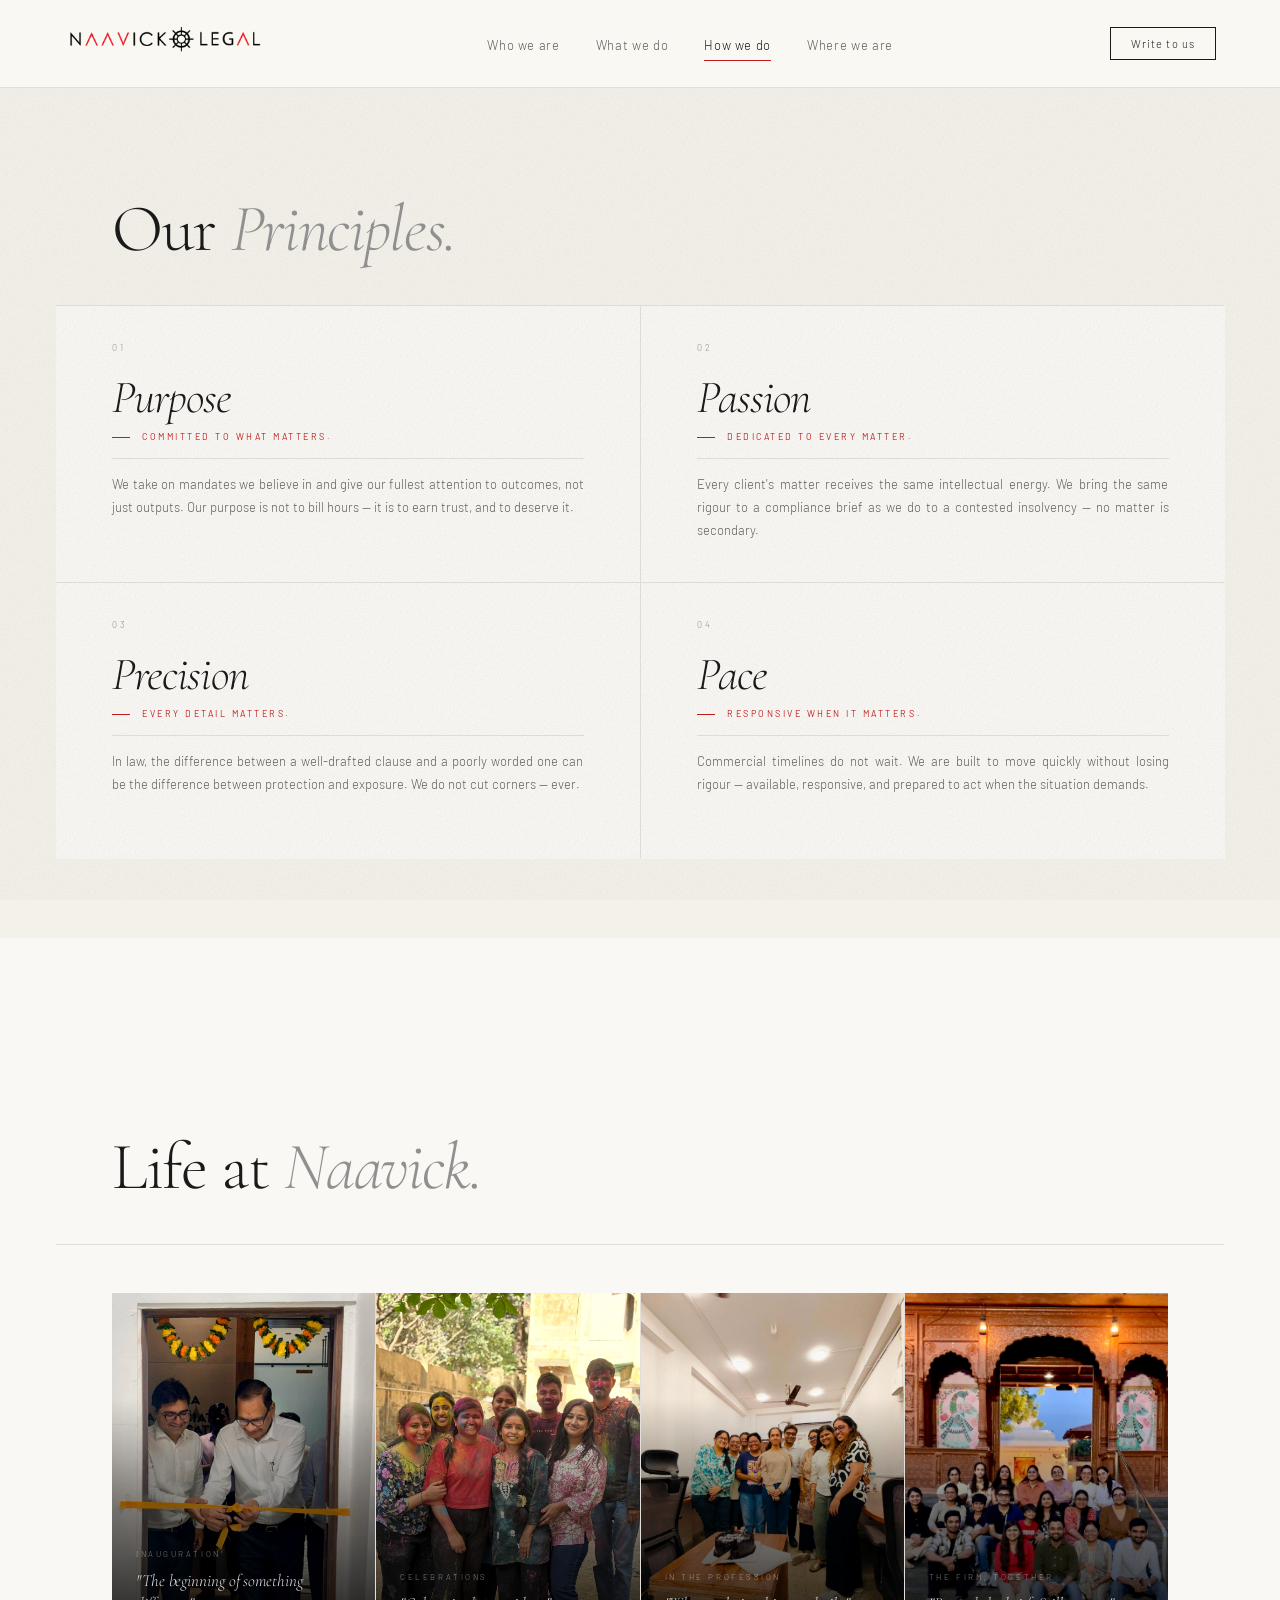
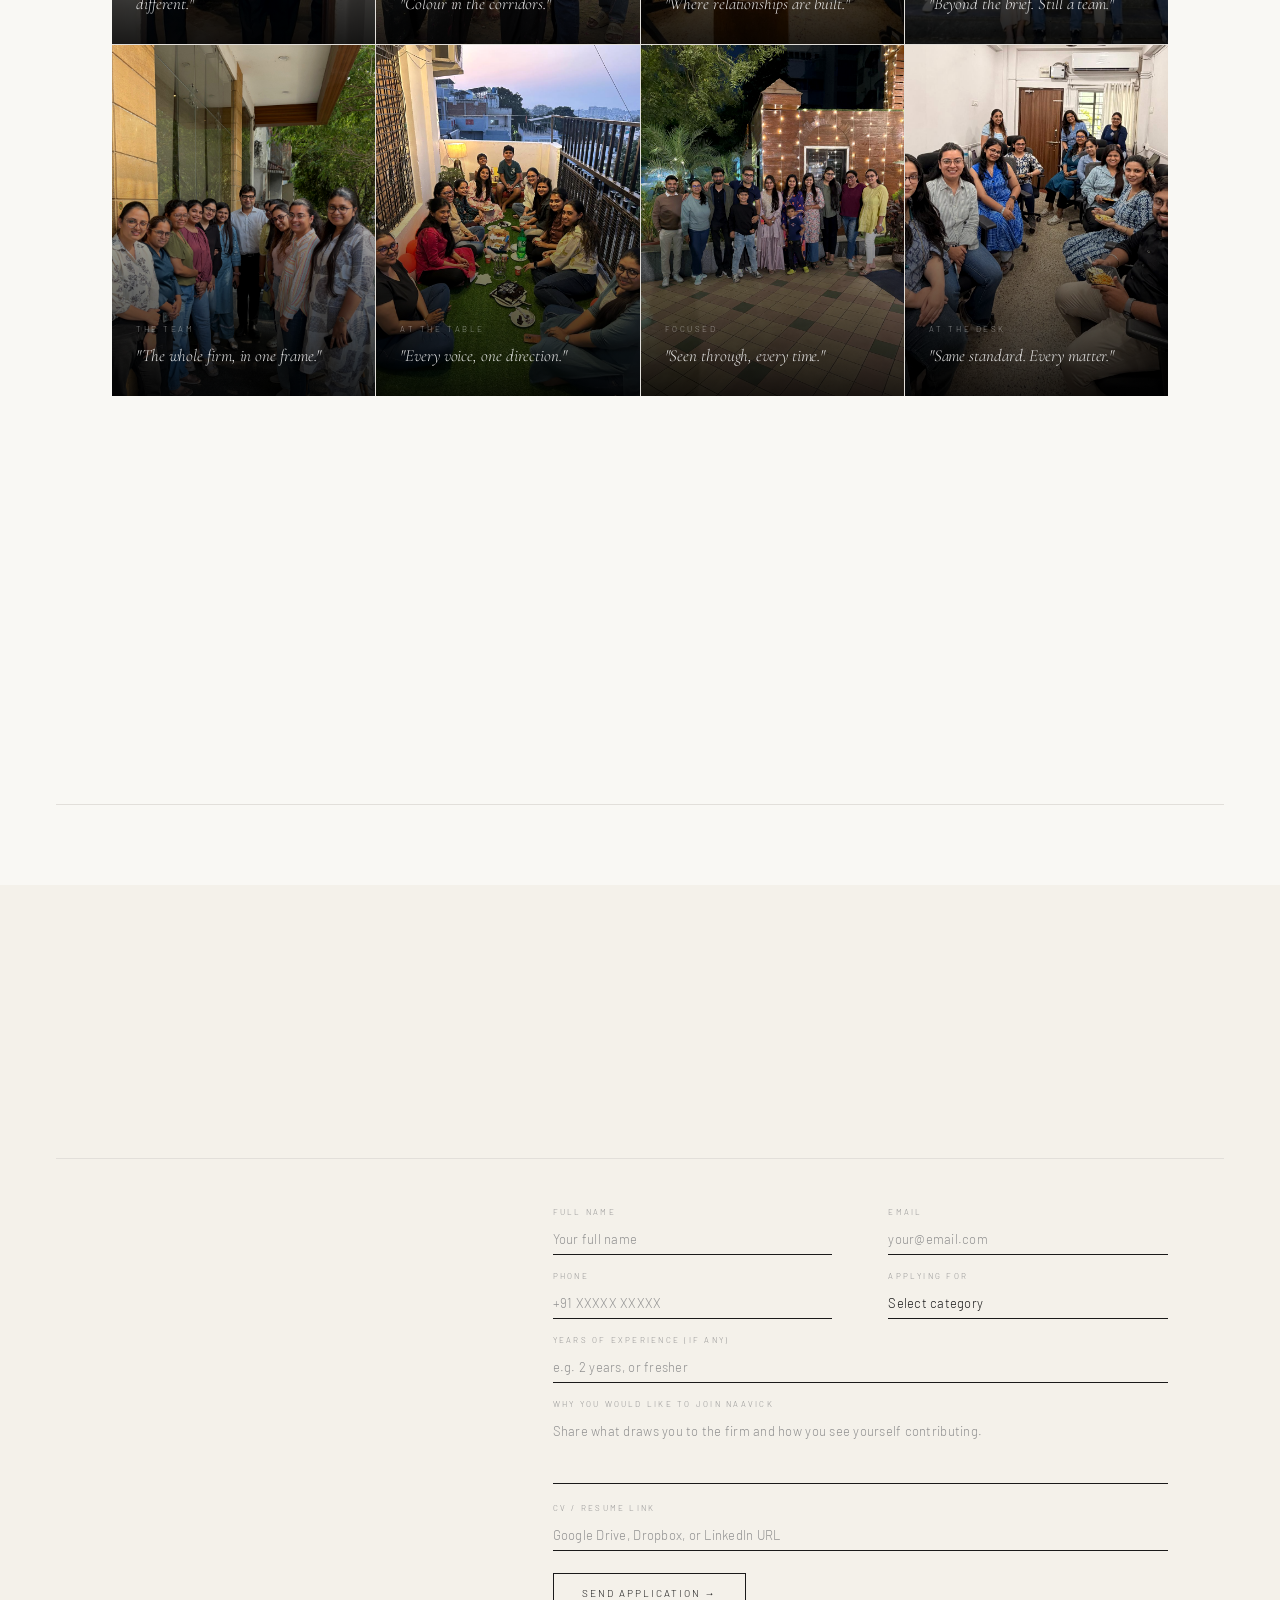
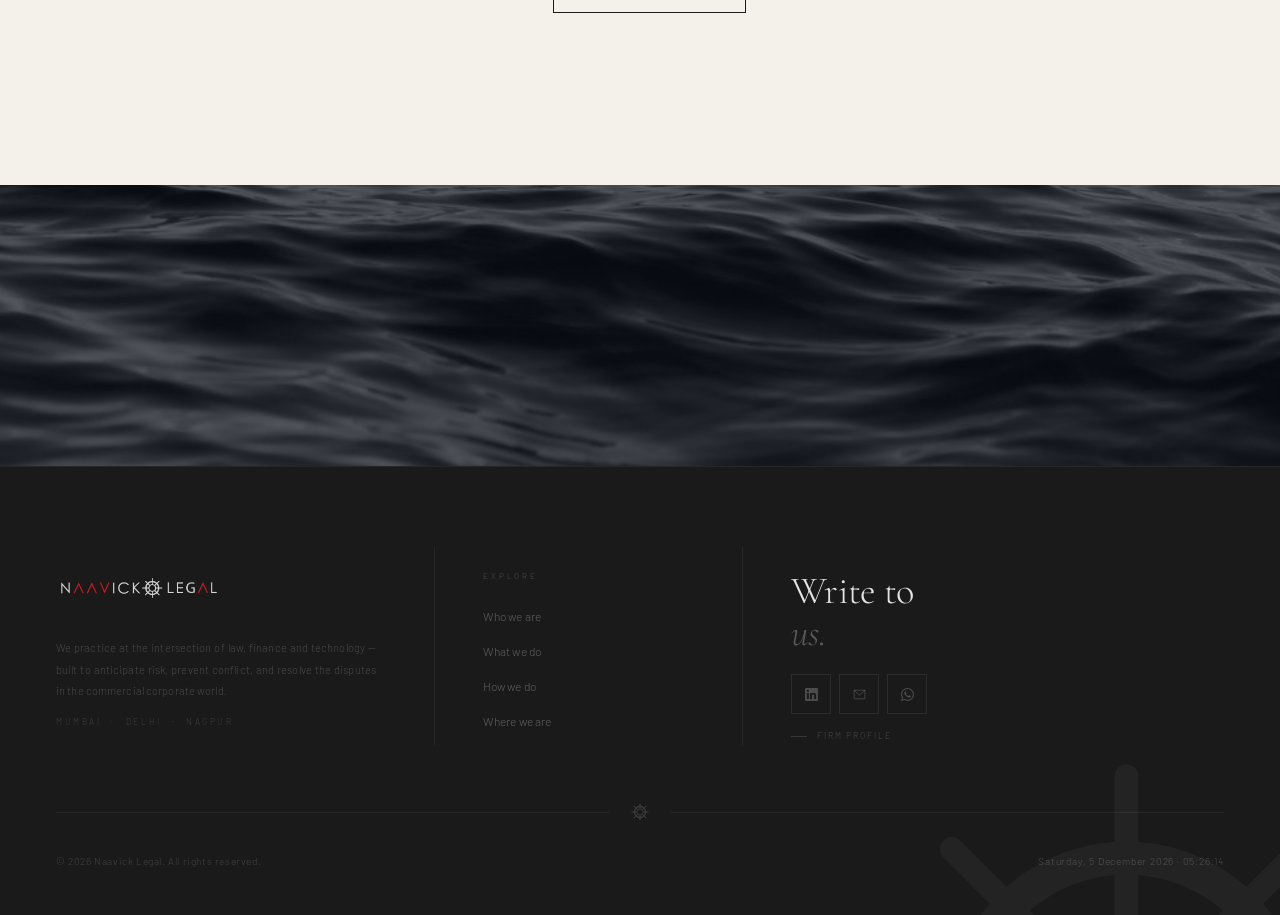
<file: how-we-do.html>
<!DOCTYPE html>
<html lang="en">
<head>
<meta charset="UTF-8">
<meta name="viewport" content="width=device-width, initial-scale=1.0, viewport-fit=cover">
<title>Our Approach — How Naavick Legal Works | Method is Our Difference</title>
<meta name="description" content="Discover how Naavick Legal approaches every matter — combining deep legal expertise with commercial insight, strategic thinking and a commitment to practical, outcome-driven results.">
<meta name="keywords" content="law firm approach India, legal methodology, corporate law advisory approach, strategic legal counsel India, Naavick Legal method">
<link rel="canonical" href="https://naavick.com/how-we-do.html">
<meta property="og:type" content="website">
<meta property="og:site_name" content="Naavick Legal">
<meta property="og:title" content="Our Approach — Naavick Legal">
<meta property="og:description" content="Our method is our difference. Deep legal expertise combined with commercial insight and a commitment to practical, outcome-driven results.">
<meta property="og:url" content="https://naavick.com/how-we-do.html">
<meta property="og:image" content="https://naavick.com/Content/Brand%20Assets/logo1-black.png">
<meta name="twitter:card" content="summary_large_image">
<meta name="twitter:title" content="Our Approach — Naavick Legal">
<meta name="twitter:description" content="Our method is our difference. Deep legal expertise combined with commercial insight and a commitment to practical, outcome-driven results.">
<meta name="twitter:image" content="https://naavick.com/Content/Brand%20Assets/logo1-black.png">
<meta name="robots" content="index, follow">
<link rel="preconnect" href="https://fonts.googleapis.com">
<link rel="preconnect" href="https://fonts.gstatic.com" crossorigin>
<link href="https://fonts.googleapis.com/css2?family=Cormorant+Garamond:ital,wght@0,300;0,400;0,500;1,300;1,400;1,500&family=Barlow:wght@300;400&display=swap" rel="stylesheet">
<link rel="stylesheet" href="style.css">
<style>

/* ───── CHAP PATTERN ───── */
.chap-band{
  padding:112px 56px 40px;
  border-bottom:0.5px solid var(--mist);
  position:relative;
}
.chap-marker{
  font-size:9px;letter-spacing:0.44em;text-transform:uppercase;
  color:var(--crim);font-weight:400;
  display:flex;align-items:center;gap:14px;
  margin-bottom:32px;
}
.chap-marker::before{
  content:'';display:block;
  width:18px;height:0.5px;background:var(--crim);flex-shrink:0;
}
.chap-h{
  font-family:'Cormorant Garamond',serif;
  font-weight:300;font-size:clamp(42px,5.2vw,72px);
  color:var(--ch);line-height:1.1;letter-spacing:-0.02em;
}
.chap-h em{ font-style:italic;color:var(--st); }
.dna-body{
  padding:48px 56px 72px;
  border-bottom:0.5px solid var(--mist);
}

/* ───── PHILOSOPHY ───── */
.philo-grid{
  display:grid;grid-template-columns:1fr 1.2fr;gap:80px;
  align-items:start;
}
.philo-left p{
  font-size:14.5px;color:var(--mid);line-height:1.95;font-weight:300;text-align:justify;
  margin-bottom:22px;max-width:500px;
}
.philo-stats{
  display:flex;border-top:0.5px solid var(--mist);margin-top:48px;
}
.philo-stat{padding:28px 36px 28px 0;border-right:0.5px solid var(--mist);margin-right:36px}
.philo-stat:last-child{border-right:none}
.ps-n{
  font-family:'Cormorant Garamond',serif;
  font-weight:300;font-size:52px;color:var(--ch);line-height:1;letter-spacing:-0.02em;
}
.ps-l{
  font-size:9px;letter-spacing:0.22em;text-transform:uppercase;
  color:var(--st);font-weight:300;margin-top:5px;
}
.philo-pull{
  font-family:'Cormorant Garamond',serif;
  font-weight:300;font-style:italic;
  font-size:clamp(28px,3.2vw,42px);
  color:var(--sl);line-height:1.32;letter-spacing:-0.012em;
  margin-bottom:32px;
}
.philo-detail{
  font-size:13px;color:var(--st);line-height:1.95;font-weight:300;text-align:justify;
  border-top:0.5px solid var(--mist);padding-top:28px;
}

/* ───── PRINCIPLES — 2×2 tilt grid ───── */
.prin-section{
  min-height:100vh;
  display:flex;flex-direction:column;
  background:var(--iv);
}
.prin-grid{
  flex:1;
  display:grid;grid-template-columns:1fr 1fr;
  grid-template-rows:1fr 1fr;
  gap:1px;background:var(--mist);
}
.pr-cell{
  background:var(--ww);
  padding:36px 56px 40px;
  position:relative;overflow:hidden;
  transform-style:preserve-3d;
  will-change:transform;
  transition:box-shadow .35s cubic-bezier(0.25,0.46,0.45,0.94);
}
/* light-gloss highlight layer */
.pr-shine{
  position:absolute;inset:0;
  pointer-events:none;z-index:3;
  transition:opacity .28s cubic-bezier(0.25,0.46,0.45,0.94);
}
/* ghost number */
.pr-ghost{
  position:absolute;right:-10px;bottom:-24px;
  font-family:'Cormorant Garamond',serif;
  font-size:clamp(110px,14vw,180px);
  font-weight:300;color:rgba(26,26,26,0.042);
  line-height:0.82;letter-spacing:-0.05em;
  pointer-events:none;user-select:none;z-index:0;
}
.pr-content{ position:relative;z-index:1; }
.pr-idx{
  display:block;
  font-size:9px;letter-spacing:0.32em;color:var(--st);
  font-weight:300;margin-bottom:20px;
}
.pr-t{
  font-family:'Cormorant Garamond',serif;
  font-weight:300;font-style:italic;
  font-size:clamp(32px,3.6vw,50px);
  color:var(--ch);letter-spacing:-0.02em;line-height:1.05;
  margin-bottom:10px;
}
.pr-tag{
  font-size:9px;letter-spacing:0.28em;text-transform:uppercase;
  color:var(--crim);font-weight:400;
  display:flex;align-items:center;gap:12px;
  margin-bottom:16px;
}
.pr-tag::before{
  content:'';display:block;
  width:18px;height:0.5px;background:var(--crim);flex-shrink:0;
}
.pr-d{
  font-size:13px;color:var(--mid);
  line-height:1.75;font-weight:300;text-align:justify;
  border-top:0.5px solid var(--mist);padding-top:14px;
}

/* ───── LIFE AT WORK ───── */
.life-gallery{
  display:grid;grid-template-columns:repeat(4,1fr);
  gap:1px;background:var(--mist);
}
.life-cell{
  aspect-ratio:3/4;
  background:#1A1A1A;
  position:relative;overflow:hidden;
  display:flex;align-items:flex-end;padding:28px 24px;
}
.life-cell::before{
  content:'';
  position:absolute;inset:0;
  background-image:var(--bg);
  background-size:var(--bs,cover);
  background-position:var(--bp,center 15%);
  filter:contrast(1.05) brightness(1.0) saturate(1.0);
  z-index:0;
  transition:transform .7s cubic-bezier(0.25,0.46,0.45,0.94);
}
.life-cell:hover::before{transform:scale(1.05);}
.life-cell::after{
  content:'';
  position:absolute;inset:0;
  background:linear-gradient(to top,rgba(0,0,0,0.88) 0%,rgba(0,0,0,0.45) 40%,rgba(0,0,0,0) 70%);
  z-index:1;
  pointer-events:none;
}
.lc-text{position:relative;z-index:2;}
.lc-label{
  font-size:8px;letter-spacing:0.32em;text-transform:uppercase;
  font-weight:300;color:rgba(255,255,255,0.5);
  margin-bottom:10px;
}
.lc-caption{
  font-family:'Cormorant Garamond',serif;
  font-weight:300;font-style:italic;font-size:17px;
  line-height:1.38;letter-spacing:-0.005em;
  color:rgba(255,255,255,0.88);
}

.life-values{
  display:grid;grid-template-columns:repeat(3,1fr);
  gap:56px;margin-top:56px;
}
.lv-cell{
  border-top:0.5px solid var(--mist);
  padding:28px 28px 36px;
  position:relative;overflow:hidden;
  min-height:280px;
  display:flex;flex-direction:column;justify-content:flex-end;
}
.lv-bg{display:none;}
.lv-icon{
  font-family:'Cormorant Garamond',serif;
  font-size:clamp(26px,2.8vw,36px);font-weight:300;color:var(--ch);
  line-height:1.1;margin-bottom:18px;
  font-style:italic;letter-spacing:-0.01em;
}
.lv-t{
  font-family:'Cormorant Garamond',serif;
  font-weight:400;font-size:20px;color:var(--ch);
  margin-bottom:10px;letter-spacing:-0.01em;
}
.lv-d{
  font-size:12.5px;color:var(--mid);line-height:1.85;font-weight:300;text-align:justify;
}

/* ───── CAREERS VIEWPORT ───── */
#careers{
  height:100vh;display:flex;flex-direction:column;overflow:hidden;
}
#careers .chap-band{
  flex-shrink:0;padding-top:80px;
}
#careers .dna-body{
  flex:1;display:grid;
  grid-template-columns:1fr 1.6fr;
  gap:56px;align-items:start;
  border-bottom:none;overflow:hidden;
}
.career-intro p{
  font-size:13.5px;color:var(--mid);line-height:1.9;font-weight:300;text-align:justify;
}
.career-intro-rule{
  width:18px;height:0.5px;background:var(--crim);margin-bottom:24px;
}
.career-form-grid{
  display:grid;grid-template-columns:1fr 1fr;gap:0 56px;
}
.career-form-grid .mf-field{margin-bottom:16px;}
.career-form-grid .mf-field.full{grid-column:1/-1;}
.career-form-grid .mf-input,
.career-form-grid .mf-textarea{font-size:13px;padding:7px 0;}
.career-form-grid .mf-label{font-size:8px;}
.career-form-grid .mf-textarea{height:68px;}
.career-form-grid .mf-submit{margin-top:6px;}

/* ───── CAREERS ───── */
.openings{
  display:flex;flex-direction:column;
  border-top:0.5px solid var(--mist);
}
.opening{
  display:grid;grid-template-columns:60px 1fr auto;
  gap:24px;align-items:flex-start;
  padding:32px 0;
  border-bottom:0.5px solid var(--mist);
  cursor:pointer;
  transition:background .3s cubic-bezier(0.25,0.46,0.45,0.94);
  position:relative;
}
.opening:hover{background:var(--iv);margin:0 -28px;padding:32px 28px}
.op-n{
  font-family:'Cormorant Garamond',serif;
  font-size:13px;font-weight:300;color:var(--st);letter-spacing:0.04em;
}
.op-title{
  font-family:'Cormorant Garamond',serif;
  font-weight:400;font-size:clamp(20px,2.2vw,28px);
  color:var(--ch);letter-spacing:-0.01em;line-height:1.2;
}
.op-meta{
  font-size:11px;color:var(--st);font-weight:300;
  letter-spacing:0.08em;
}
.op-meta span{display:block}
.op-meta-label{
  font-size:8px;letter-spacing:0.25em;text-transform:uppercase;
  color:var(--st);font-weight:400;margin-bottom:3px;
}
.op-cta{
  font-size:10px;letter-spacing:0.2em;text-transform:uppercase;
  color:var(--crim);font-weight:400;
  border:0.5px solid var(--crim);padding:11px 22px;
  transition:background .28s cubic-bezier(0.25,0.46,0.45,0.94),color .28s cubic-bezier(0.25,0.46,0.45,0.94),border-color .28s cubic-bezier(0.25,0.46,0.45,0.94);display:inline-block;cursor:pointer;
}
.op-cta:hover{background:var(--crim);color:var(--ww)}

/* ───── APPLY MODAL ───── */
.modal{
  position:fixed;inset:0;z-index:1000;
  background:rgba(13,13,13,0.92);
  backdrop-filter:blur(12px);
  display:none;align-items:center;justify-content:center;
  padding:40px 20px;
  opacity:0;transition:opacity .35s cubic-bezier(0.25,0.46,0.45,0.94);
}
.modal.open{display:flex;animation:modalFade .35s forwards}
@keyframes modalFade{to{opacity:1}}
.modal-box{
  background:var(--ww);max-width:640px;width:100%;
  max-height:90vh;overflow-y:auto;
  padding:48px;position:relative;
}
.modal-close{
  position:absolute;top:20px;right:24px;
  font-size:10px;letter-spacing:0.18em;text-transform:uppercase;
  color:var(--st);cursor:pointer;
  transition:color .28s cubic-bezier(0.25,0.46,0.45,0.94);font-weight:300;
}
.modal-close:hover{color:var(--ch)}
.modal-eye{
  font-size:8.5px;letter-spacing:0.3em;text-transform:uppercase;
  color:var(--st);font-weight:400;margin-bottom:14px;
  display:flex;align-items:center;gap:10px;
}
.modal-eye::before{content:'';display:block;width:16px;height:0.5px;background:var(--crim)}
.modal-h{
  font-family:'Cormorant Garamond',serif;
  font-weight:300;font-size:32px;color:var(--ch);
  line-height:1.15;letter-spacing:-0.015em;margin-bottom:32px;
}
.modal-h em{font-style:italic;color:var(--st)}
.mf-field{margin-bottom:24px}
.mf-label{
  display:block;font-size:8.5px;letter-spacing:0.28em;text-transform:uppercase;
  color:var(--st);font-weight:300;margin-bottom:7px;
}
.mf-input,.mf-textarea{
  width:100%;background:transparent;
  border:none;border-bottom:0.5px solid var(--ch);
  color:var(--ch);
  font-family:'Barlow',sans-serif;font-weight:300;font-size:14px;
  padding:9px 0;outline:none;
  transition:border-color .28s cubic-bezier(0.25,0.46,0.45,0.94);
  letter-spacing:0.02em;
}
.mf-textarea{resize:none;height:80px}
.mf-input::placeholder,.mf-textarea::placeholder{color:var(--st)}
.mf-input:focus,.mf-textarea:focus{border-bottom-color:var(--crim)}
.mf-submit{
  font-size:10px;letter-spacing:0.2em;text-transform:uppercase;
  color:var(--ch);background:transparent;
  border:0.5px solid var(--ch);padding:13px 28px;cursor:pointer;
  font-family:'Barlow',sans-serif;font-weight:300;
  margin-top:12px;transition:background .3s cubic-bezier(0.25,0.46,0.45,0.94),color .3s cubic-bezier(0.25,0.46,0.45,0.94);
}
.mf-submit:hover{background:var(--ch);color:var(--ww)}

@media(max-width:960px){
  .philo-grid{grid-template-columns:1fr;gap:36px}
  .prin-grid{grid-template-columns:1fr}
  .chap-band{padding:64px 28px 32px;}
  .dna-body{padding:32px 28px 48px;}
  .life-gallery{grid-template-columns:1fr 1fr}
  .life-values{grid-template-columns:1fr}
  .opening{grid-template-columns:50px 1fr;gap:16px;align-items:flex-start}
  .op-cta{grid-column:2;margin-top:12px}
  .opening:hover{margin:0;padding:32px 0}
  .modal-box{padding:32px 24px}
  #careers{height:auto;overflow:visible;}
  #careers .dna-body{grid-template-columns:1fr;gap:32px;overflow:visible;}
  .career-form-grid{grid-template-columns:1fr;}
}
@media(max-width:600px){
  .life-gallery{
    display:flex;flex-direction:row;
    overflow-x:auto;overflow-y:hidden;
    -webkit-overflow-scrolling:touch;
    scroll-snap-type:x mandatory;scroll-behavior:smooth;
    gap:1px;background:var(--mist);
    margin:0 -20px;
  }
  .life-cell{
    flex-shrink:0;
    width:calc(100vw);
    aspect-ratio:4/5;
    scroll-snap-align:start;
  }
  .lv-cell{min-height:180px;padding:24px 18px 28px;}
  .life-values{gap:28px;margin-top:32px;}
  .pr-cell{padding:28px 20px 24px;}
  .chap-band{padding:56px 20px 28px;}
  .dna-body{padding:28px 20px 52px;}
}
/* ── PULL-QUOTE CLOSING ── */
.pull-close{position:relative;overflow:hidden;padding:112px 56px 100px;text-align:center;display:flex;align-items:center;justify-content:center;}
.pull-close-water{position:absolute;left:0;right:0;top:-40%;height:180%;pointer-events:none;will-change:transform;overflow:hidden;}
@keyframes waterDrift{0%{transform:translate(0%,0%);}25%{transform:translate(-5%,-3%);}50%{transform:translate(-8%,-1%);}75%{transform:translate(-4%,-4%);}100%{transform:translate(0%,0%);}}
.pull-close-water-inner{position:absolute;inset:-12%;background:url('Content/Global%20Images/water texture.jpg') center center/cover no-repeat;will-change:transform;animation:waterDrift 52s ease-in-out infinite;filter:grayscale(100%);}
.pull-close::after{content:'';position:absolute;inset:0;pointer-events:none;z-index:1;background:rgba(4,10,20,0.58);}
.pull-close-inner{position:relative;z-index:2;}
.pull-close-quote{font-family:'Cormorant Garamond',serif;font-style:italic;font-weight:300;font-size:clamp(16px,1.6vw,22px);color:rgba(255,255,255,0.72);line-height:1.7;letter-spacing:0.01em;max-width:560px;margin:0 auto;}
@media(max-width:960px){.pull-close{padding:36px 28px 32px;}.pull-close-quote{font-size:clamp(18px,5.5vw,30px);}}
@media(max-width:600px){
  .pull-close{padding:52px 20px 48px;min-height:280px;}
  .pull-close-water{top:-100%;height:300%;}
  .pull-close-water-inner{inset:-18%;background-size:130% auto;}
  .pull-close-quote{font-size:clamp(15px,4.5vw,20px);line-height:1.72;}
}
</style>
</head>
<body>

<!-- NAV -->
<nav class="site-nav light" id="siteNav">
  <a href="index.html" class="nav-logo">
    <img class="nav-logo-img nav-logo-white" src="Content/Brand Assets/logo1-white.png" alt="Naavick Legal">
    <img class="nav-logo-img nav-logo-black" src="Content/Brand Assets/logo1-black.png" alt="Naavick Legal">
  </a>
  <ul class="nav-links">
    <li><a href="who-we-are.html">Who we are</a></li>
    <li><a href="what-we-do.html">What we do</a></li>
    <li><a href="how-we-do.html" class="active">How we do</a></li>

    <li><a href="where-we-are.html">Where we are</a></li>
  </ul>
  <a href="mailto:office@naavick.com" class="nav-cta">Write to us</a>
  <div class="nav-mobile-btn" onclick="openMenu()"><span></span><span></span></div>
</nav>

<!-- MOBILE MENU -->
<div class="mobile-menu" id="mobileMenu">
  <div class="mobile-close" onclick="closeMenu()">Close ✕</div>
  <ul class="mobile-nav-links">
    <li><a href="who-we-are.html">Who we are</a></li>
    <li><a href="what-we-do.html">What we do</a></li>
    <li><a href="how-we-do.html">How we do</a></li>
    <li><a href="where-we-are.html">Where we are</a></li>
  </ul>
  <div class="mobile-nav-contact">
    office@naavick.com<br>+91 730 698 6335<br>Mumbai · Delhi · Nagpur
  </div>
</div>

<!-- PRINCIPLES -->
<section class="prin-section">
  <div class="chap-band">
    <h1 class="chap-h reveal">Our <em>Principles.</em></h1>
  </div>
  <div class="prin-grid">

    <div class="pr-cell">
      <div class="pr-shine"></div>
      <div class="pr-content">
        <span class="pr-idx">01</span>
        <h3 class="pr-t">Purpose</h3>
        <div class="pr-tag">Committed to what matters.</div>
        <p class="pr-d">We take on mandates we believe in and give our fullest attention to outcomes, not just outputs. Our purpose is not to bill hours — it is to earn trust, and to deserve it.</p>
      </div>
    </div>

    <div class="pr-cell">
      <div class="pr-shine"></div>
      <div class="pr-content">
        <span class="pr-idx">02</span>
        <h3 class="pr-t">Passion</h3>
        <div class="pr-tag">Dedicated to every matter.</div>
        <p class="pr-d">Every client's matter receives the same intellectual energy. We bring the same rigour to a compliance brief as we do to a contested insolvency — no matter is secondary.</p>
      </div>
    </div>

    <div class="pr-cell">
      <div class="pr-shine"></div>
      <div class="pr-content">
        <span class="pr-idx">03</span>
        <h3 class="pr-t">Precision</h3>
        <div class="pr-tag">Every detail matters.</div>
        <p class="pr-d">In law, the difference between a well-drafted clause and a poorly worded one can be the difference between protection and exposure. We do not cut corners — ever.</p>
      </div>
    </div>

    <div class="pr-cell">
      <div class="pr-shine"></div>
      <div class="pr-content">
        <span class="pr-idx">04</span>
        <h3 class="pr-t">Pace</h3>
        <div class="pr-tag">Responsive when it matters.</div>
        <p class="pr-d">Commercial timelines do not wait. We are built to move quickly without losing rigour — available, responsive, and prepared to act when the situation demands.</p>
      </div>
    </div>

  </div>
</section>

<!-- LIFE AT WORK -->
<section style="background:var(--ww);">
  <div class="chap-band">
    <h2 class="chap-h reveal">Life at <em>Naavick.</em></h2>
  </div>
  <div class="dna-body">
    <div class="life-gallery">

      <!-- Photo: inauguration ribbon cutting -->
      <div class="life-cell reveal" style="--bg:url('Office Images/WhatsApp Image 2026-06-26 at 22.17.27.jpeg');--bp:center 28%;">
        <div class="lc-text">
          <div class="lc-label">Inauguration</div>
          <div class="lc-caption">"The beginning of something different."</div>
        </div>
      </div>

      <!-- Photo: Holi -->
      <div class="life-cell reveal" style="--bg:url('Office Images/WhatsApp Image 2026-06-30 at 01.27.25.jpeg');--bp:center center;">
        <div class="lc-text">
          <div class="lc-label">Celebrations</div>
          <div class="lc-caption">"Colour in the corridors."</div>
        </div>
      </div>

      <!-- Photo: latest -->
      <div class="life-cell reveal reveal-d1" style="--bg:url('Office Images/WhatsApp Image 2026-06-30 at 01.32.31.jpeg');--bp:center center;--bs:130%;">
        <div class="lc-text">
          <div class="lc-label">In the profession</div>
          <div class="lc-caption">"Where relationships are built."</div>
        </div>
      </div>

      <!-- Photo: team at heritage venue -->
      <div class="life-cell reveal reveal-d2" style="--bg:url('Office Images/WhatsApp Image 2026-06-26 at 22.17.30.jpeg');--bp:center 35%;">
        <div class="lc-text">
          <div class="lc-label">The firm, together</div>
          <div class="lc-caption">"Beyond the brief. Still a team."</div>
        </div>
      </div>

      <!-- Photo: outdoor team group -->
      <div class="life-cell reveal reveal-d3" style="--bg:url('Office Images/WhatsApp Image 2026-06-26 at 22.17.27 (1).jpeg');--bp:center 25%;">
        <div class="lc-text">
          <div class="lc-label">The team</div>
          <div class="lc-caption">"The whole firm, in one frame."</div>
        </div>
      </div>

      <!-- Photo: new -->
      <div class="life-cell reveal" style="--bg:url('Office Images/WhatsApp Image 2026-06-30 at 01.15.21 (1).jpeg');--bp:center center;">
        <div class="lc-text">
          <div class="lc-label">At the table</div>
          <div class="lc-caption">"Every voice, one direction."</div>
        </div>
      </div>

      <!-- Photo: new -->
      <div class="life-cell reveal reveal-d1" style="--bg:url('Office Images/WhatsApp Image 2026-06-30 at 01.16.05 (1).jpeg');--bp:center center;">
        <div class="lc-text">
          <div class="lc-label">Focused</div>
          <div class="lc-caption">"Seen through, every time."</div>
        </div>
      </div>

      <!-- Photo: new -->
      <div class="life-cell reveal reveal-d2" style="--bg:url('Office Images/WhatsApp Image 2026-06-30 at 01.18.44.jpeg');--bp:center center;">
        <div class="lc-text">
          <div class="lc-label">At the desk</div>
          <div class="lc-caption">"Same standard. Every matter."</div>
        </div>
      </div>

    </div>

    <div class="life-values">
      <div class="lv-cell reveal">
        <img class="lv-bg" src="Office Images/WhatsApp Image 2026-06-26 at 22.17.32 (1).jpeg" alt="" style="--op:center 80%;">
        <div class="lv-icon">i.</div>
        <div class="lv-t">Collaboration</div>
        <p class="lv-d">We work with our clients as partners, not just counsel. Every matter benefits from the combined thinking of the whole firm — no one works alone at Naavick.</p>
      </div>
      <div class="lv-cell reveal reveal-d1">
        <img class="lv-bg" src="Office Images/WhatsApp Image 2026-06-26 at 22.17.32.jpeg" alt="" style="--op:40% 75%;">
        <div class="lv-icon">ii.</div>
        <div class="lv-t">Commitment</div>
        <p class="lv-d">We see every engagement through — from first brief to final resolution. Our clients know they can count on us to stay the course, however long or difficult it becomes.</p>
      </div>
      <div class="lv-cell reveal reveal-d2">
        <img class="lv-bg" src="Office Images/WhatsApp Image 2026-06-26 at 22.17.31 (1).jpeg" alt="" style="--op:center 40%;">
        <div class="lv-icon">iii.</div>
        <div class="lv-t">Consistency</div>
        <p class="lv-d">Our standards do not vary with the size of the matter or the name of the client. The same rigour that goes into a flagship transaction goes into every brief we touch.</p>
      </div>
    </div>
  </div>
</section>

<!-- CAREERS -->
<section id="careers" style="background:var(--iv);">
  <div class="chap-band">
    <h2 class="chap-h reveal">Join our <em>team.</em></h2>
  </div>
  <div class="dna-body">
    <div class="career-intro reveal">
<p>We hire infrequently, and we hire carefully. We believe in depth over speed, craft over volume, and principle-driven work.</p>
      <p style="margin-top:18px;">If you're a lawyer or company secretary who shares these values, we'd like to hear from you — regardless of whether we currently have an advertised opening.</p>
    </div>
    <form id="careerForm" onsubmit="submitCareer(event)" class="career-form-grid">
      <div class="mf-field">
        <label class="mf-label" style="color:var(--st);">Full name</label>
        <input class="mf-input" name="name" type="text" required placeholder="Your full name" style="border-color:var(--ch);color:var(--ch);"/>
      </div>
      <div class="mf-field">
        <label class="mf-label" style="color:var(--st);">Email</label>
        <input class="mf-input" name="email" type="email" required placeholder="your@email.com" style="border-color:var(--ch);color:var(--ch);"/>
      </div>
      <div class="mf-field">
        <label class="mf-label" style="color:var(--st);">Phone</label>
        <input class="mf-input" name="phone" type="tel" required placeholder="+91 XXXXX XXXXX" style="border-color:var(--ch);color:var(--ch);"/>
      </div>
      <div class="mf-field">
        <label class="mf-label" style="color:var(--st);">Applying for</label>
        <select class="mf-input" name="role" required style="border-color:var(--ch);color:var(--ch);background:transparent;appearance:none;-webkit-appearance:none;cursor:pointer;">
          <option value="" disabled selected>Select category</option>
          <option value="Apprenticeship">Apprenticeship</option>
          <option value="Associate">Associate</option>
        </select>
      </div>
      <div class="mf-field full">
        <label class="mf-label" style="color:var(--st);">Years of experience (if any)</label>
        <input class="mf-input" name="exp" type="text" placeholder="e.g. 2 years, or fresher" style="border-color:var(--ch);color:var(--ch);"/>
      </div>
      <div class="mf-field full">
        <label class="mf-label" style="color:var(--st);">Why you would like to join Naavick</label>
        <textarea class="mf-textarea" name="why" placeholder="Share what draws you to the firm and how you see yourself contributing." style="border-color:var(--ch);color:var(--ch);height:68px;"></textarea>
      </div>
      <div class="mf-field full">
        <label class="mf-label" style="color:var(--st);">CV / Resume link</label>
        <input class="mf-input" name="cv" type="text" placeholder="Google Drive, Dropbox, or LinkedIn URL" style="border-color:var(--ch);color:var(--ch);"/>
      </div>
      <div class="mf-field full" style="margin-bottom:0;">
        <button class="mf-submit" type="submit" id="careerSubmitBtn">Send application →</button>
      </div>
    </form>
  </div>
</section>

<!-- APPLICATION MODAL -->
<div class="modal" id="applyModal">
  <div class="modal-box">
    <div class="modal-close" onclick="closeModal()">Close ✕</div>
    <div class="modal-eye" id="modalRole">Apply now</div>
    <h3 class="modal-h">We would like to <em>hear</em> from you.</h3>

    <form id="applyForm" onsubmit="submitApply(event)">
      <div class="mf-field">
        <label class="mf-label">Full name</label>
        <input class="mf-input" type="text" required placeholder="Your full name" />
      </div>
      <div class="mf-field">
        <label class="mf-label">Email</label>
        <input class="mf-input" type="email" required placeholder="your@email.com" />
      </div>
      <div class="mf-field">
        <label class="mf-label">Phone</label>
        <input class="mf-input" type="tel" required placeholder="+91 XXXXX XXXXX" />
      </div>
      <div class="mf-field">
        <label class="mf-label">Current position / Firm</label>
        <input class="mf-input" type="text" placeholder="e.g. Associate at XYZ Legal" />
      </div>
      <div class="mf-field">
        <label class="mf-label">Years of experience</label>
        <input class="mf-input" type="text" placeholder="e.g. 4 years" />
      </div>
      <div class="mf-field">
        <label class="mf-label">Tell us why you would like to join Naavick Legal</label>
        <textarea class="mf-textarea" placeholder="In a paragraph, share what draws you to the firm and how you see yourself contributing."></textarea>
      </div>
      <div class="mf-field">
        <label class="mf-label">CV / Resume link</label>
        <input class="mf-input" type="text" placeholder="Google Drive, Dropbox, or LinkedIn URL" />
      </div>
      <button class="mf-submit" type="submit">Submit application →</button>
    </form>
  </div>
</div>

<!-- CLOSING PULL QUOTE -->
<section class="pull-close">
  <div class="pull-close-water" id="pullWater" aria-hidden="true"><div class="pull-close-water-inner"></div></div>
  <div class="pull-close-inner">
    <p class="pull-close-quote reveal">"Our method<br>is our difference."</p>
  </div>
</section>

<!-- FOOTER -->
<footer>
  <img class="footer-ghost-wheel" src="Content/Brand Assets/wheel-element-white.png" aria-hidden="true" alt="">
  <div class="footer-main">
    <div class="footer-brand">
      <img src="Content/Brand Assets/logo1-white.png" class="footer-logo" alt="Naavick Legal">
      <p class="footer-tagline">We practice at the intersection of law, finance and technology — built to anticipate risk, prevent conflict, and resolve the disputes in the commercial corporate world.</p>
      <div class="footer-cities">
        <span>Mumbai</span><span class="footer-city-sep">·</span>
        <span>Delhi</span><span class="footer-city-sep">·</span>
        <span>Nagpur</span>
      </div>
    </div>
    <div class="footer-nav-col">
      <div class="footer-col-title">Explore</div>
      <ul class="footer-links">
        <li><a href="who-we-are.html">Who we are</a></li>
        <li><a href="what-we-do.html">What we do</a></li>
        <li><a href="how-we-do.html">How we do</a></li>
        <li><a href="where-we-are.html">Where we are</a></li>
      </ul>
    </div>
    <div class="footer-cta-col">
      <h3 class="footer-cta-h">Write to<br><em>us.</em></h3>
      <div class="footer-icons">
        <a href="https://www.linkedin.com/company/naavicklegal" target="_blank" class="footer-icon" aria-label="LinkedIn">
          <svg width="13" height="13" viewBox="0 0 24 24" fill="currentColor"><path d="M20.447 20.452h-3.554v-5.569c0-1.328-.027-3.037-1.852-3.037-1.853 0-2.136 1.445-2.136 2.939v5.667H9.351V9h3.414v1.561h.046c.477-.9 1.637-1.85 3.37-1.85 3.601 0 4.267 2.37 4.267 5.455v6.286zM5.337 7.433a2.062 2.062 0 01-2.063-2.065 2.064 2.064 0 112.063 2.065zm1.782 13.019H3.555V9h3.564v11.452zM22.225 0H1.771C.792 0 0 .774 0 1.729v20.542C0 23.227.792 24 1.771 24h20.451C23.2 24 24 23.227 24 22.271V1.729C24 .774 23.2 0 22.222 0h.003z"/></svg>
        </a>
        <a href="mailto:office@naavick.com" class="footer-icon" aria-label="Email">
          <svg width="13" height="13" viewBox="0 0 24 24" fill="none" stroke="currentColor" stroke-width="1.5"><rect x="2" y="4" width="20" height="16" rx="1"/><polyline points="2,4 12,13 22,4"/></svg>
        </a>
        <a href="https://wa.me/919644532091" target="_blank" class="footer-icon" aria-label="WhatsApp"><svg width="13" height="13" viewBox="0 0 24 24" fill="currentColor"><path d="M17.472 14.382c-.297-.149-1.758-.867-2.03-.967-.273-.099-.471-.148-.67.15-.197.297-.767.966-.94 1.164-.173.199-.347.223-.644.075-.297-.15-1.255-.463-2.39-1.475-.883-.788-1.48-1.761-1.653-2.059-.173-.297-.018-.458.13-.606.134-.133.298-.347.446-.52.149-.174.198-.298.298-.497.099-.198.05-.371-.025-.52-.075-.149-.669-1.612-.916-2.207-.242-.579-.487-.5-.669-.51-.173-.008-.371-.01-.57-.01-.198 0-.52.074-.792.372-.272.297-1.04 1.016-1.04 2.479 0 1.462 1.065 2.875 1.213 3.074.149.198 2.096 3.2 5.077 4.487.709.306 1.262.489 1.694.625.712.227 1.36.195 1.871.118.571-.085 1.758-.719 2.006-1.413.248-.694.248-1.289.173-1.413-.074-.124-.272-.198-.57-.347m-5.421 7.403h-.004a9.87 9.87 0 01-5.031-1.378l-.361-.214-3.741.982.998-3.648-.235-.374a9.86 9.86 0 01-1.51-5.26c.001-5.45 4.436-9.884 9.888-9.884 2.64 0 5.122 1.03 6.988 2.898a9.825 9.825 0 012.893 6.994c-.003 5.45-4.437 9.884-9.885 9.884m8.413-18.297A11.815 11.815 0 0012.05 0C5.495 0 .16 5.335.157 11.892c0 2.096.547 4.142 1.588 5.945L.057 24l6.305-1.654a11.882 11.882 0 005.683 1.448h.005c6.554 0 11.89-5.335 11.893-11.893a11.821 11.821 0 00-3.48-8.413z"/></svg></a>
      </div>
      <a href="Content/Data/Naavick_Legal_Profile.pdf" target="_blank" class="footer-profile-bar">Firm Profile</a>
    </div>
  </div>
  <div class="footer-divider">
    <div class="footer-div-line"></div>
    <div class="footer-div-wheel">
      <img src="Content/Brand Assets/wheel-element-white.png" class="footer-div-wheel-img" aria-hidden="true" alt="">
    </div>
    <div class="footer-div-line"></div>
  </div>
  <div class="footer-bottom">
    <span class="footer-copy">© 2026 Naavick Legal. All rights reserved.</span>
  </div>
</footer>

<script src="script.js"></script>
<script>
(function(){var water=document.getElementById('pullWater');if(!water)return;var waterSec=water.closest('section'),wTop=0,wH=0,vh=0,range=320,ticking=false;function cm(){wTop=waterSec.offsetTop;wH=waterSec.offsetHeight;vh=window.innerHeight;range=window.innerWidth<=600?120:320;}function dw(){ticking=false;var top=wTop-window.scrollY;if(top>vh*1.5||top+wH<-vh)return;var p=(vh-top)/(wH+vh);p=p<0?0:p>1?1:p;water.style.transform='translateY('+((p-0.5)*range).toFixed(1)+'px)';}cm();dw();window.addEventListener('scroll',function(){if(!ticking){ticking=true;requestAnimationFrame(dw);}},{passive:true});window.addEventListener('resize',function(){cm();if(!ticking){ticking=true;requestAnimationFrame(dw);}},{passive:true});})();
</script>
<script>
/* ── PRINCIPLES — 3D tilt hover ── */
(function(){
  document.querySelectorAll('.pr-cell').forEach(function(cell){
    var shine = cell.querySelector('.pr-shine');
    cell.addEventListener('mouseenter', function(){
      cell.style.transition = 'transform 0.15s ease, box-shadow 0.3s ease';
    });
    cell.addEventListener('mousemove', function(e){
      cell.style.transition = 'box-shadow 0.3s ease';
      var r = cell.getBoundingClientRect();
      var x = (e.clientX - r.left) / r.width - 0.5;
      var y = (e.clientY - r.top)  / r.height - 0.5;
      cell.style.transform = 'perspective(900px) rotateX('+(-y*10)+'deg) rotateY('+(x*14)+'deg) translateZ(8px)';
      cell.style.boxShadow = '0 28px 56px rgba(0,0,0,0.13), 0 8px 20px rgba(0,0,0,0.07)';
      if(shine) shine.style.background = 'radial-gradient(circle at '+(x*100+50)+'% '+(y*100+50)+'%, rgba(255,255,255,0.22) 0%, transparent 62%)';
    });
    cell.addEventListener('mouseleave', function(){
      cell.style.transition = 'transform 0.7s cubic-bezier(0.16,1,0.3,1), box-shadow 0.7s ease';
      cell.style.transform = 'perspective(900px) rotateX(0deg) rotateY(0deg) translateZ(0)';
      cell.style.boxShadow = '';
      if(shine) shine.style.background = '';
    });
  });
})();

function submitCareer(e){
  e.preventDefault();
  const f = e.target;
  const name = f.name.value;
  const email = f.email.value;
  const phone = f.phone.value;
  const role = f.role.value;
  const exp = f.exp.value || 'Not specified';
  const why = f.why.value;
  const cv = f.cv.value || 'Not provided';
  const subject = encodeURIComponent('Application — ' + role + ' | ' + name);
  const body = encodeURIComponent(
    'Full Name: ' + name +
    '\nEmail: ' + email +
    '\nPhone: ' + phone +
    '\nApplying for: ' + role +
    '\nExperience: ' + exp +
    '\n\nWhy I\'d like to join Naavick:\n' + why +
    '\n\nCV / Resume: ' + cv
  );
  window.location.href = 'mailto:bhupendra@naavick.com?subject=' + subject + '&body=' + body;
  const btn = document.getElementById('careerSubmitBtn');
  btn.textContent = 'Application sent ✓';
  btn.style.background = 'var(--ch)';
  btn.style.color = 'var(--ww)';
  setTimeout(() => {
    f.reset();
    btn.textContent = 'Send application →';
    btn.style.background = '';
    btn.style.color = '';
  }, 2200);
}
function openModal(role){
  const m = document.getElementById('applyModal');
  document.getElementById('modalRole').textContent = role;
  m.classList.add('open');
  document.body.style.overflow = 'hidden';
}
function closeModal(){
  const m = document.getElementById('applyModal');
  m.classList.remove('open');
  document.body.style.overflow = '';
}
function submitApply(e){
  e.preventDefault();
  const btn = e.target.querySelector('.mf-submit');
  btn.textContent = 'Application sent ✓';
  btn.style.background = 'var(--crim)';
  setTimeout(() => {
    closeModal();
    e.target.reset();
    btn.textContent = 'Submit application →';
    btn.style.background = '';
  }, 1800);
}
document.getElementById('applyModal').addEventListener('click', (e) => {
  if(e.target.id === 'applyModal') closeModal();
});
</script>
</body>
</html>
</file>
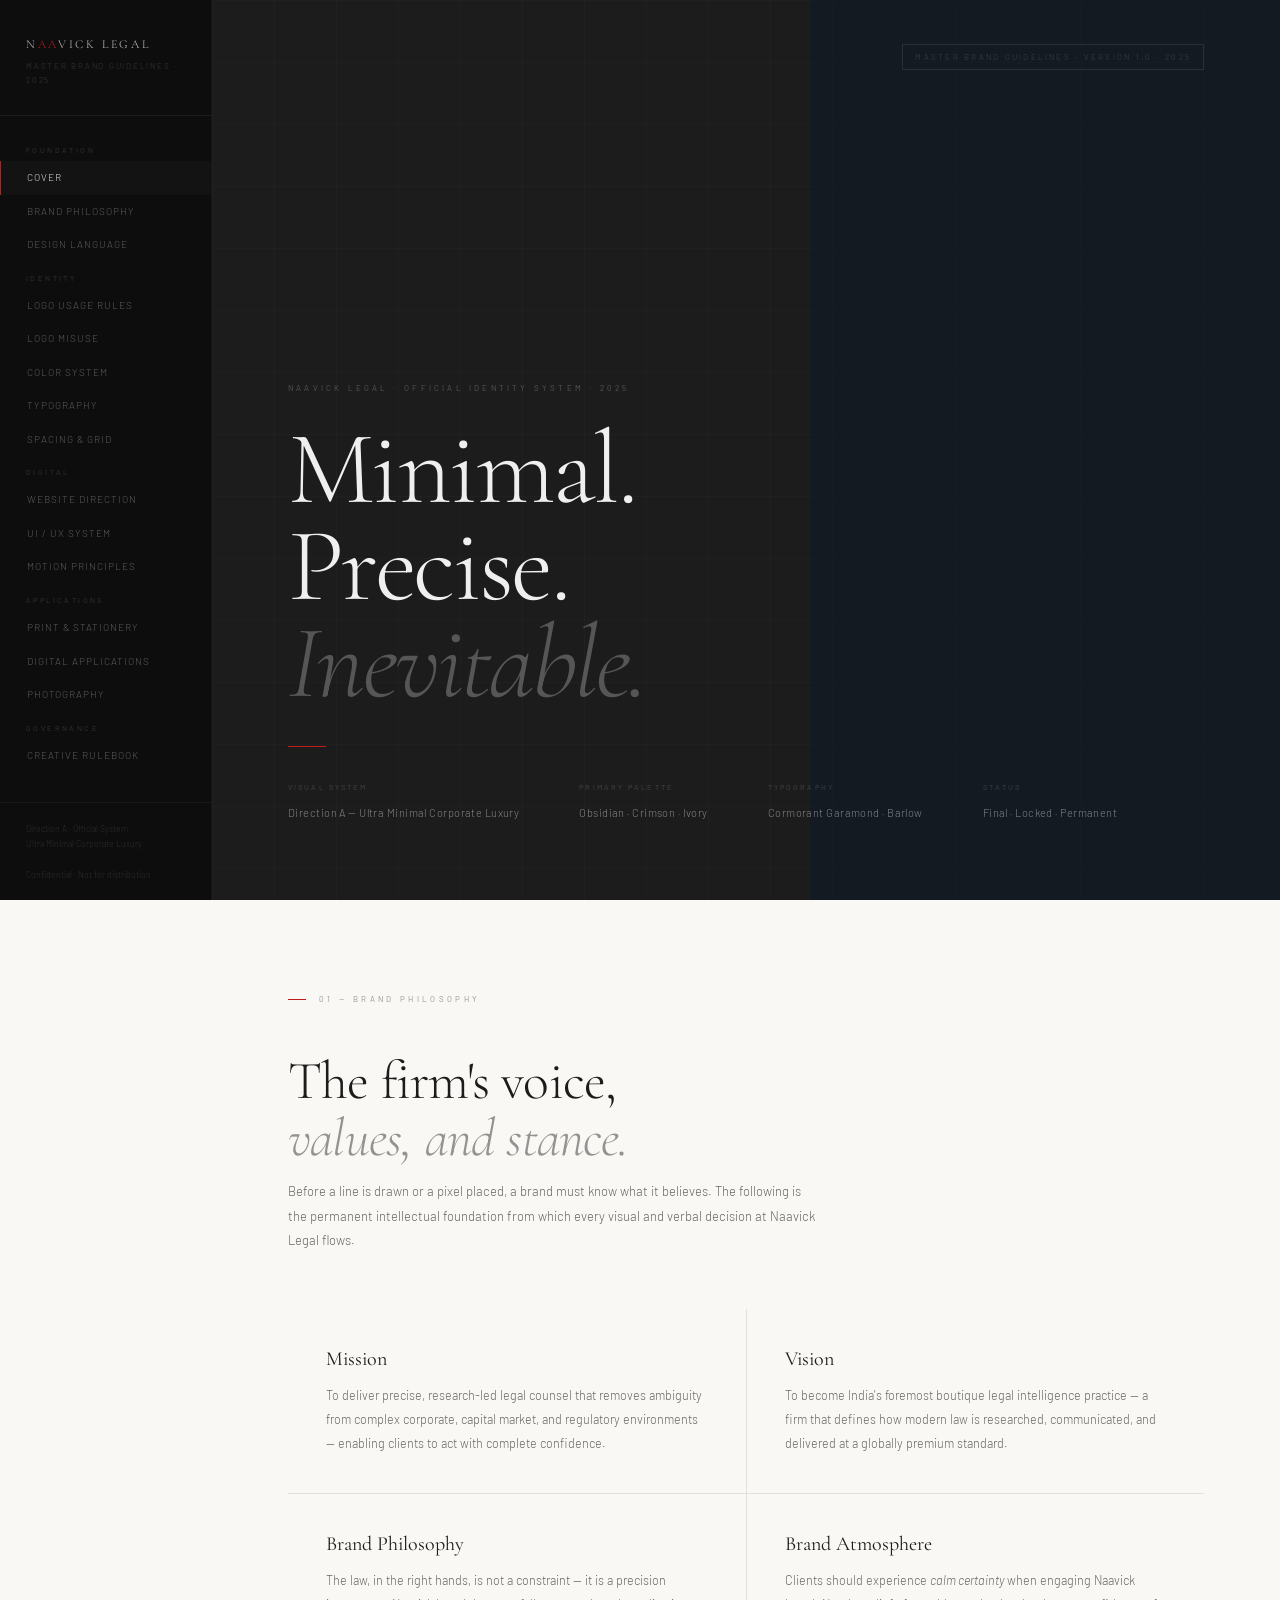
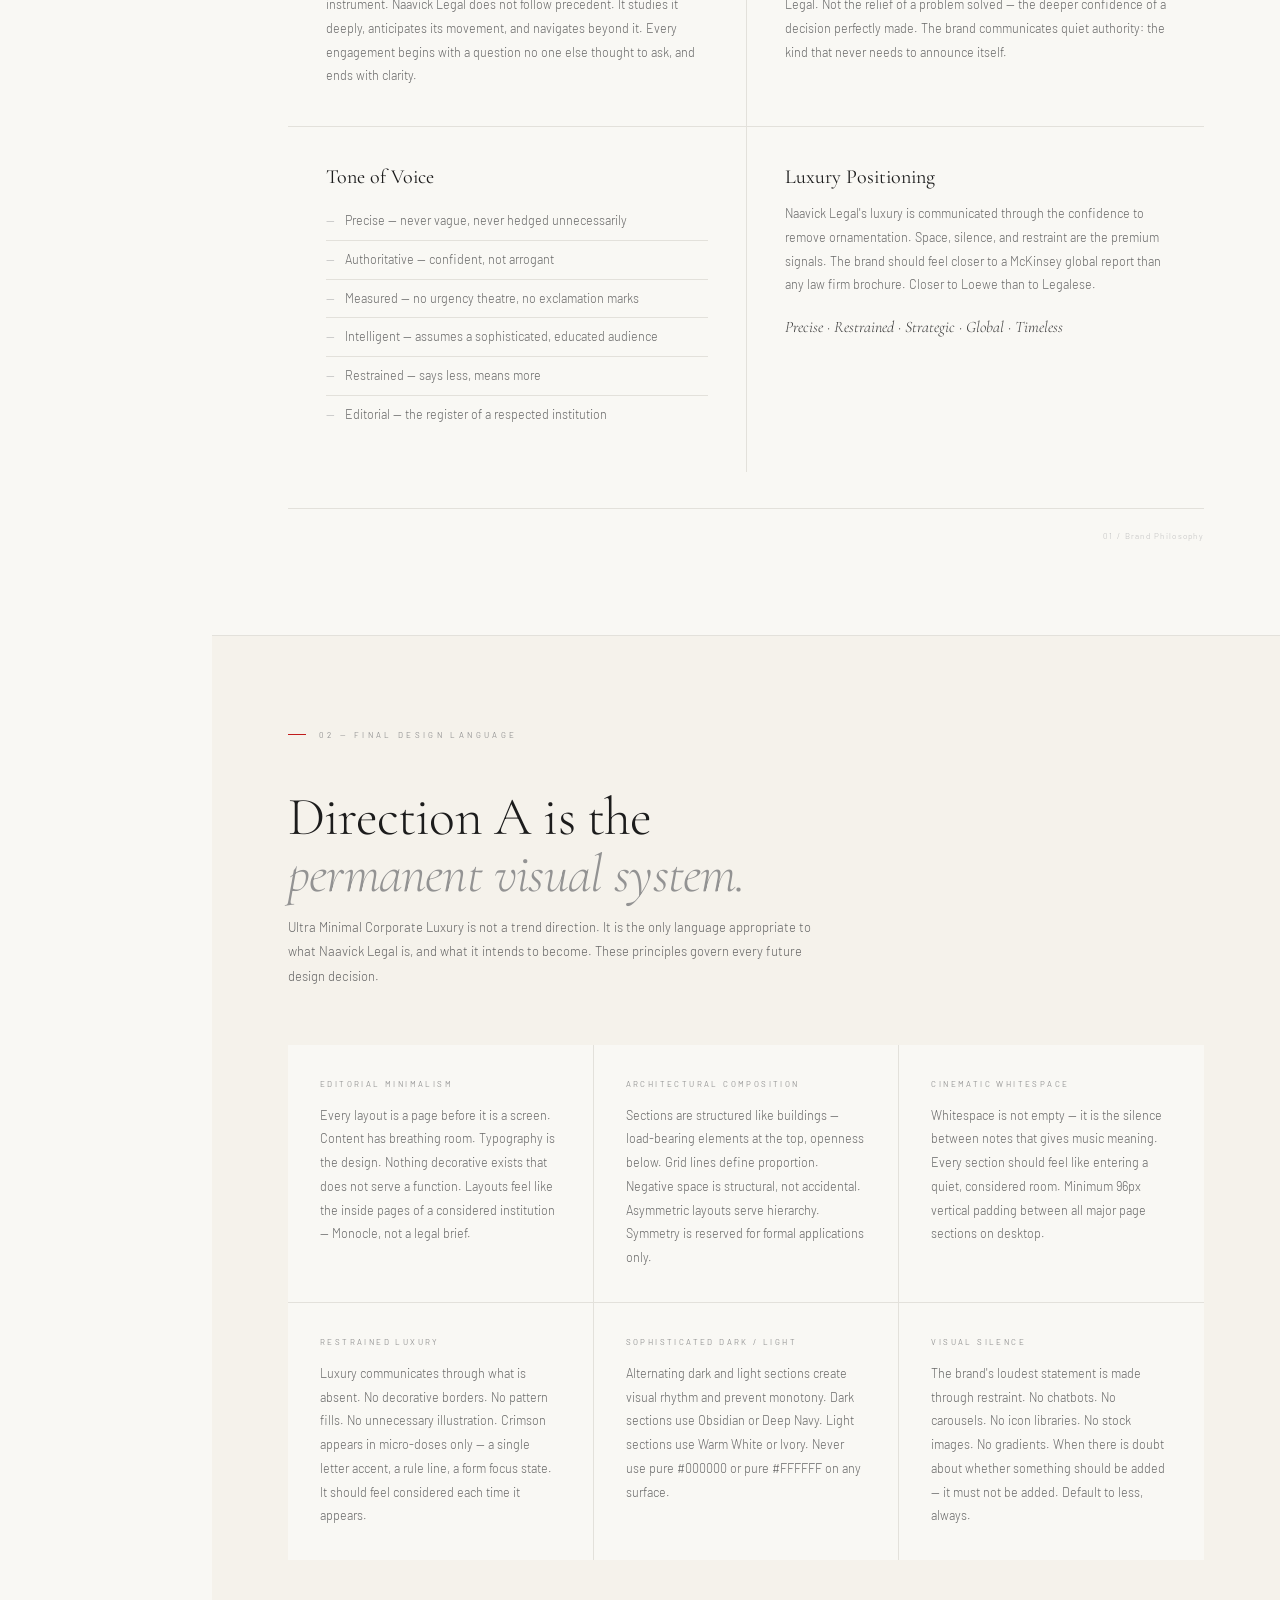
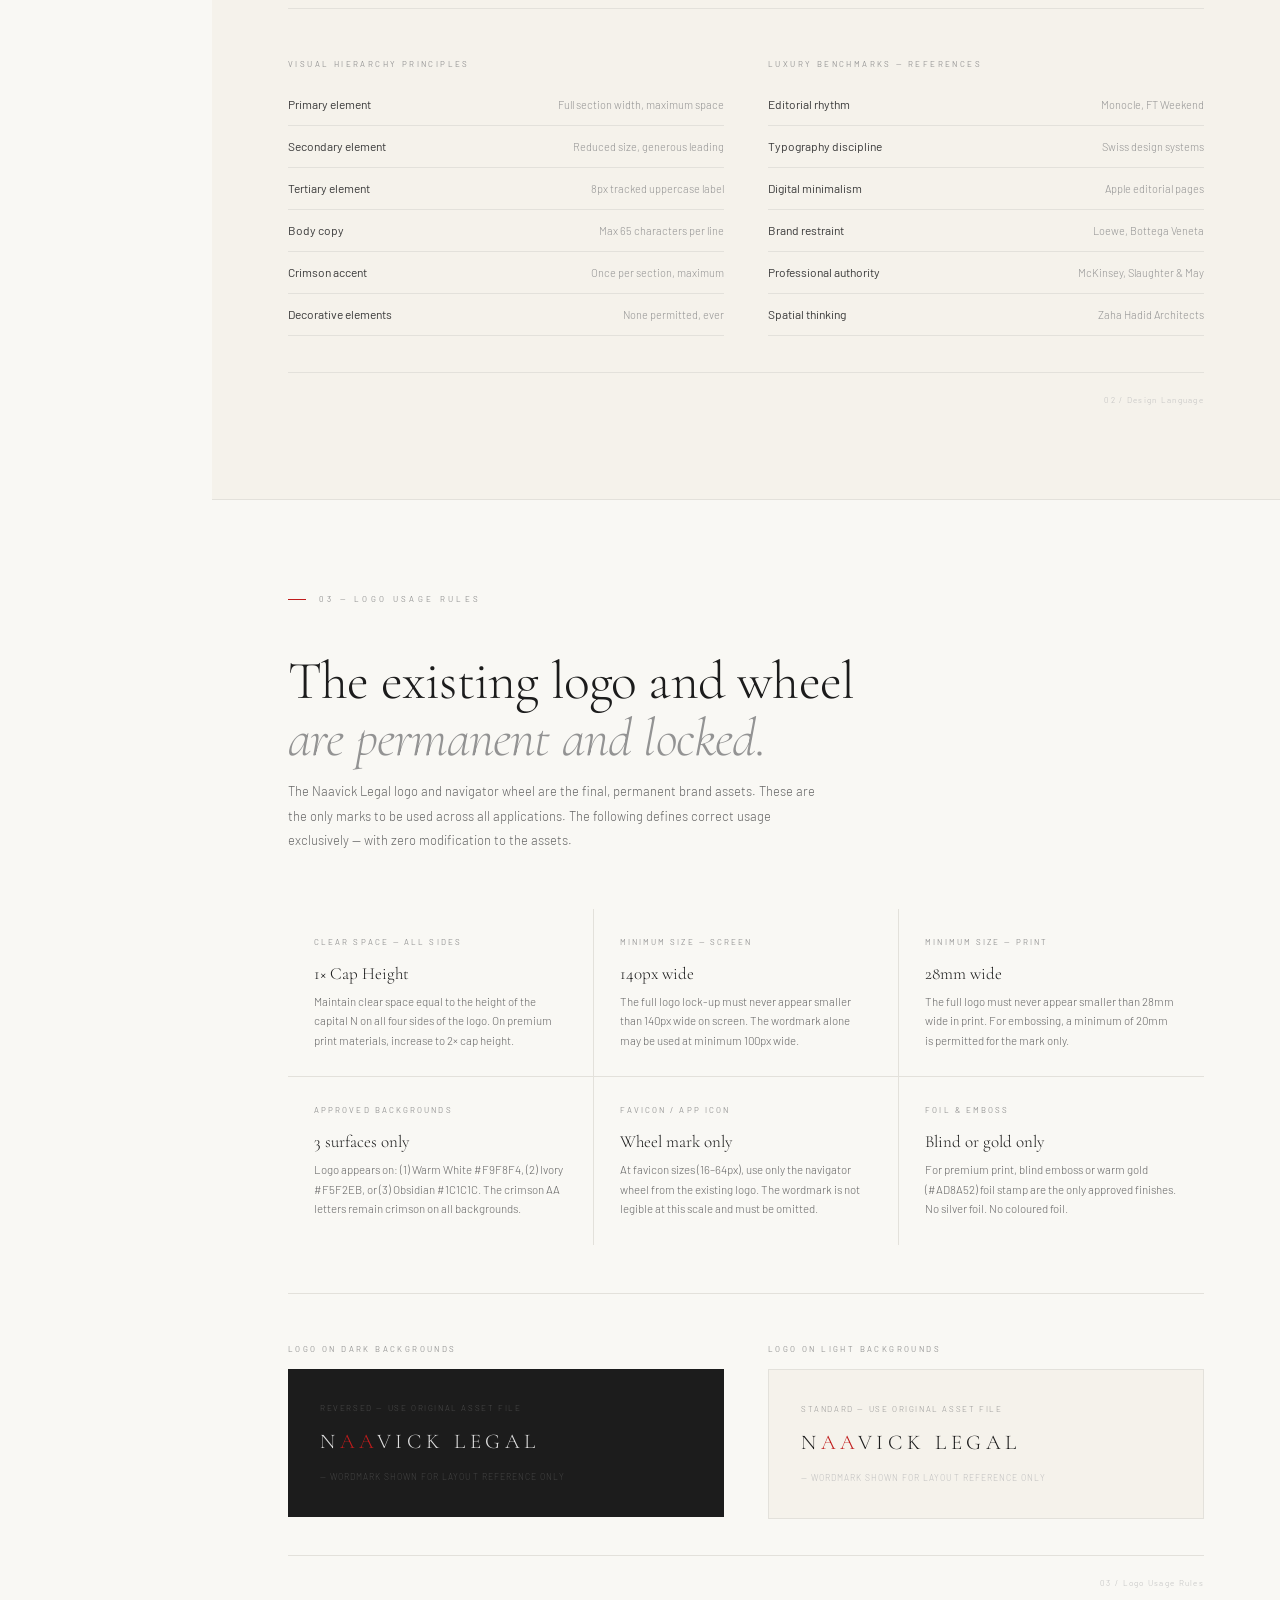
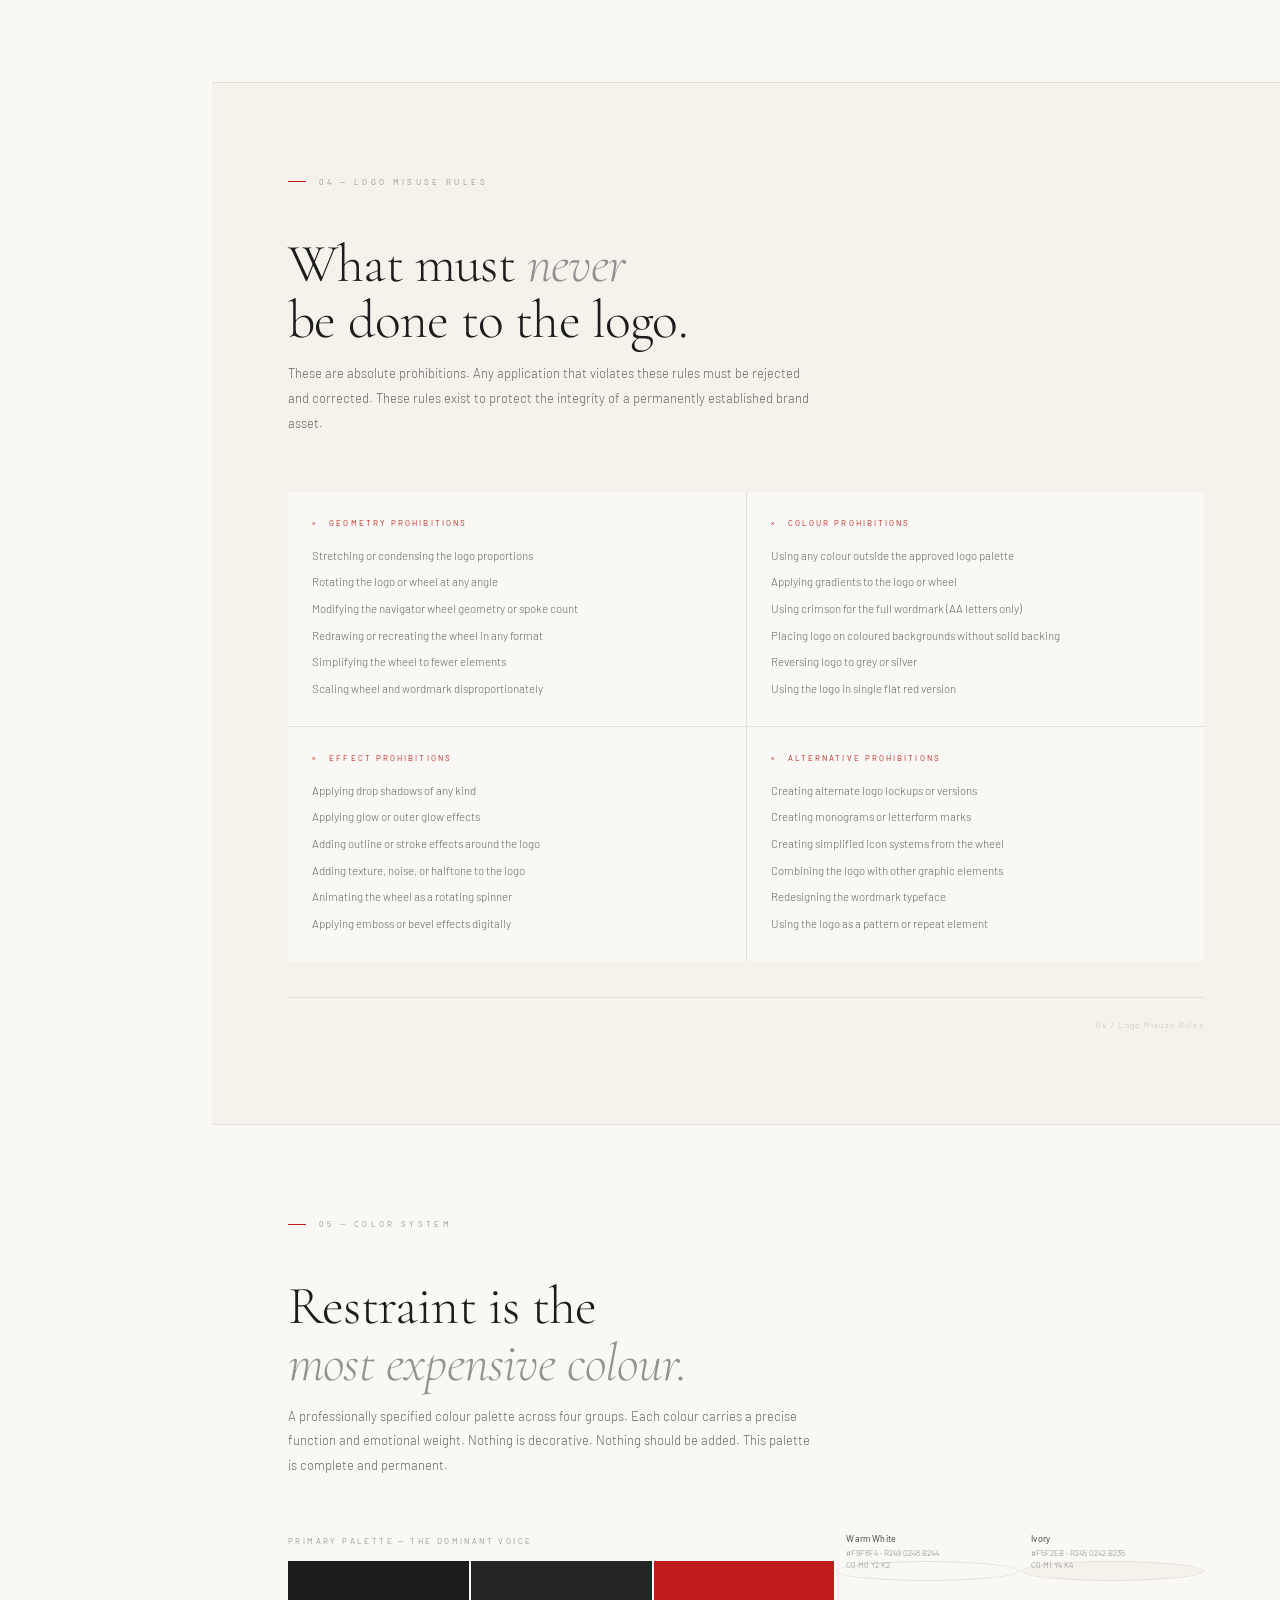
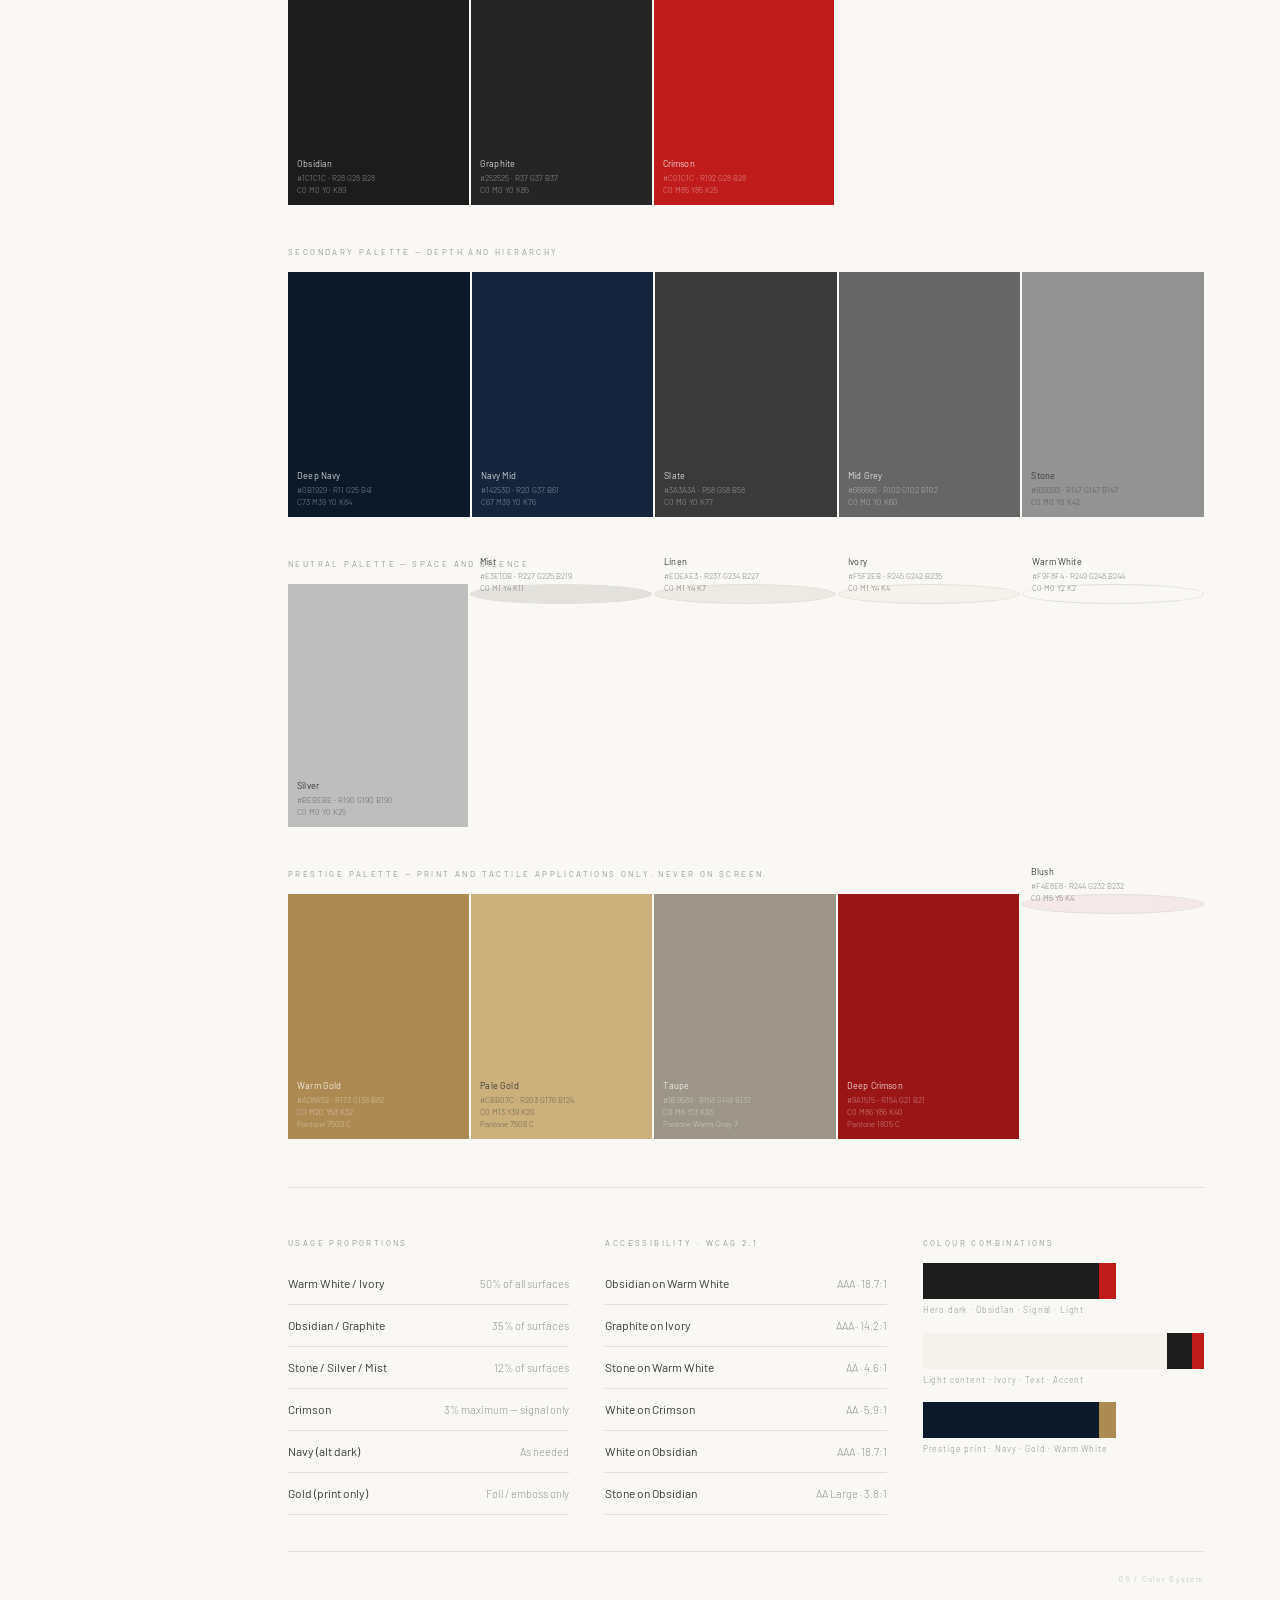
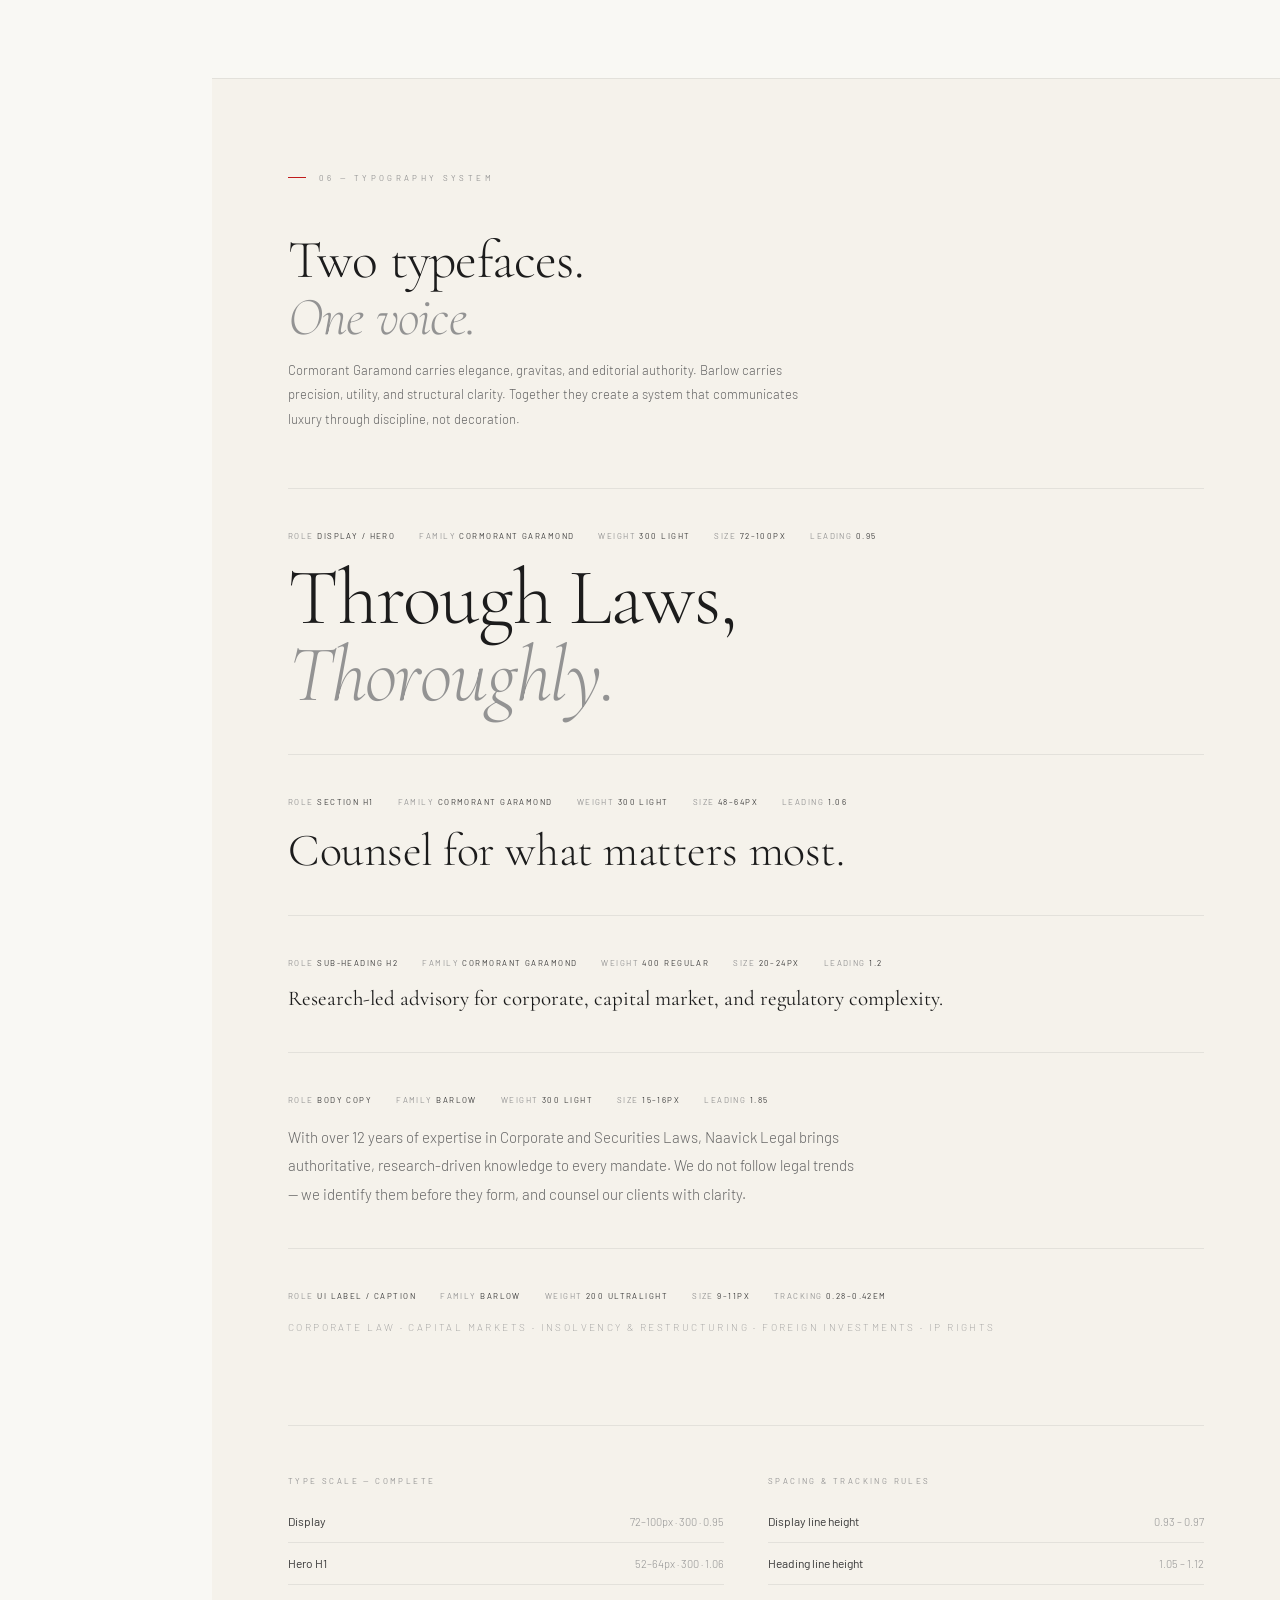
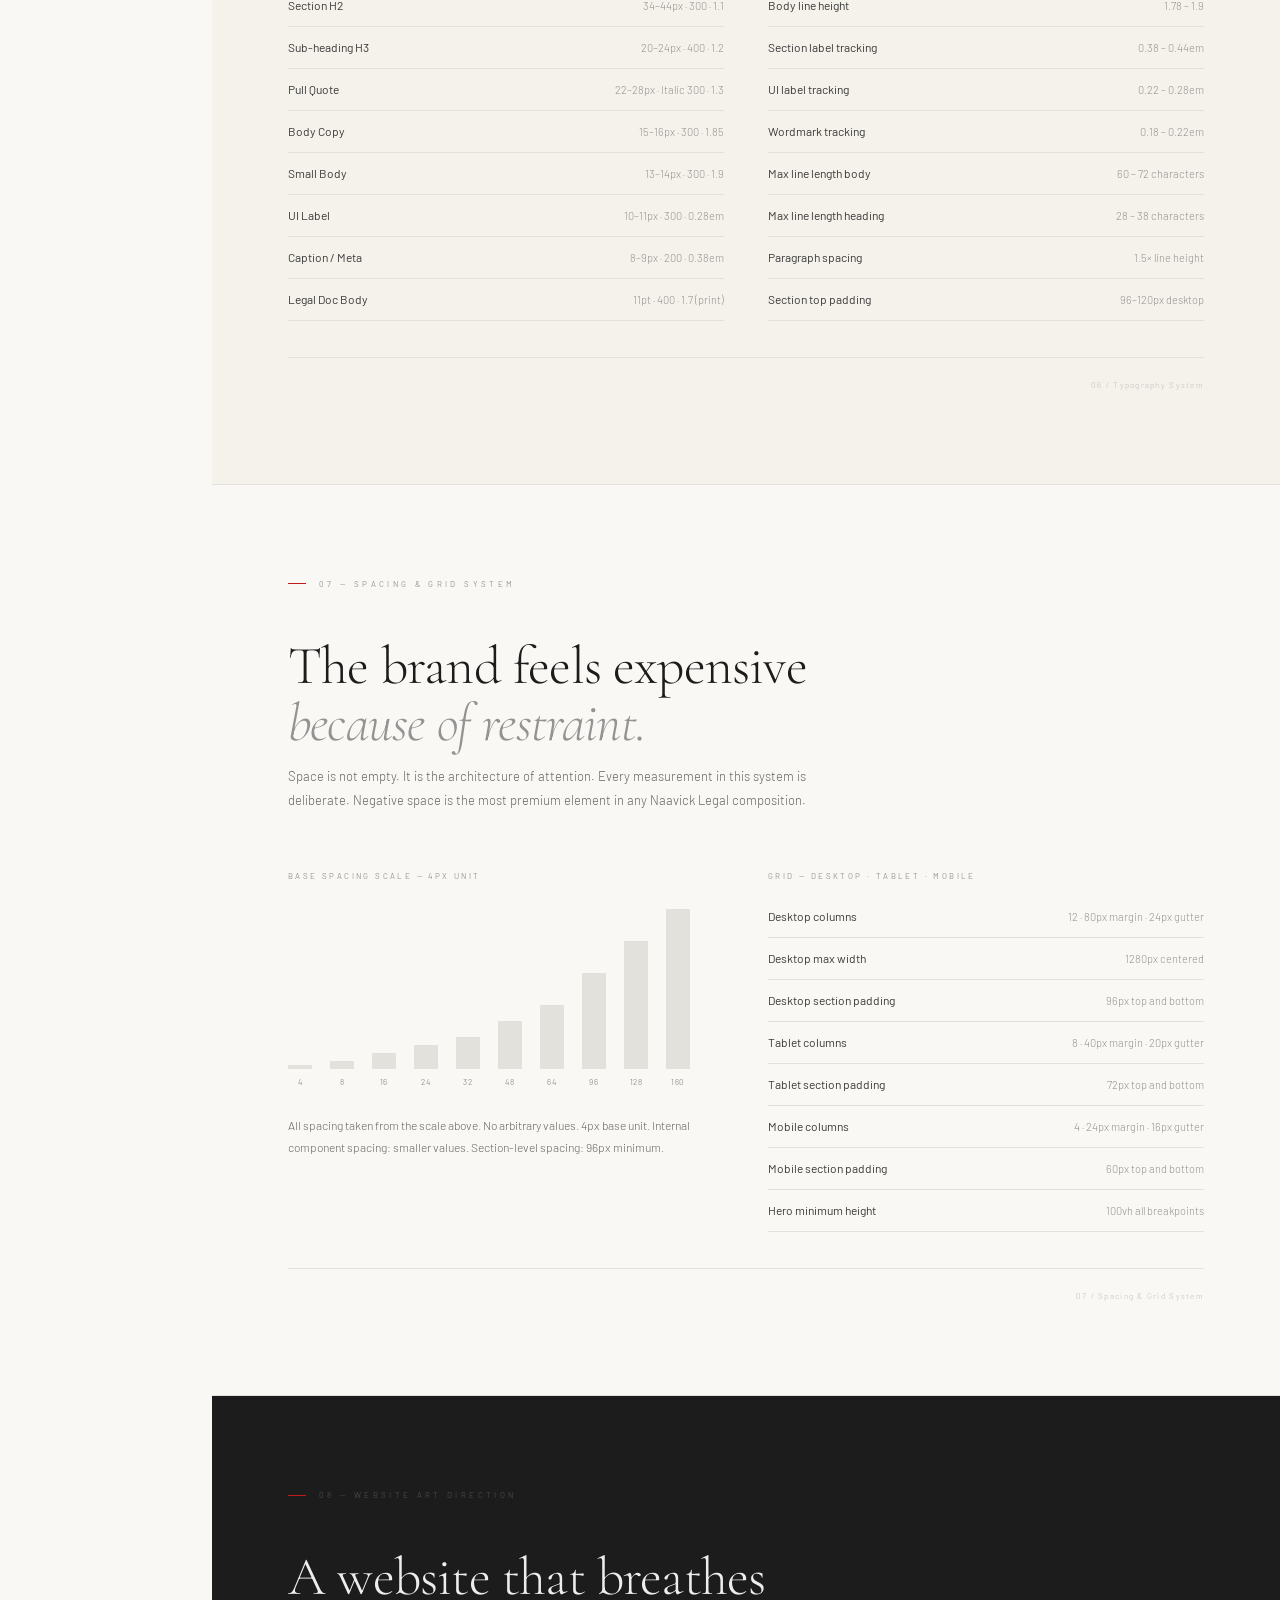
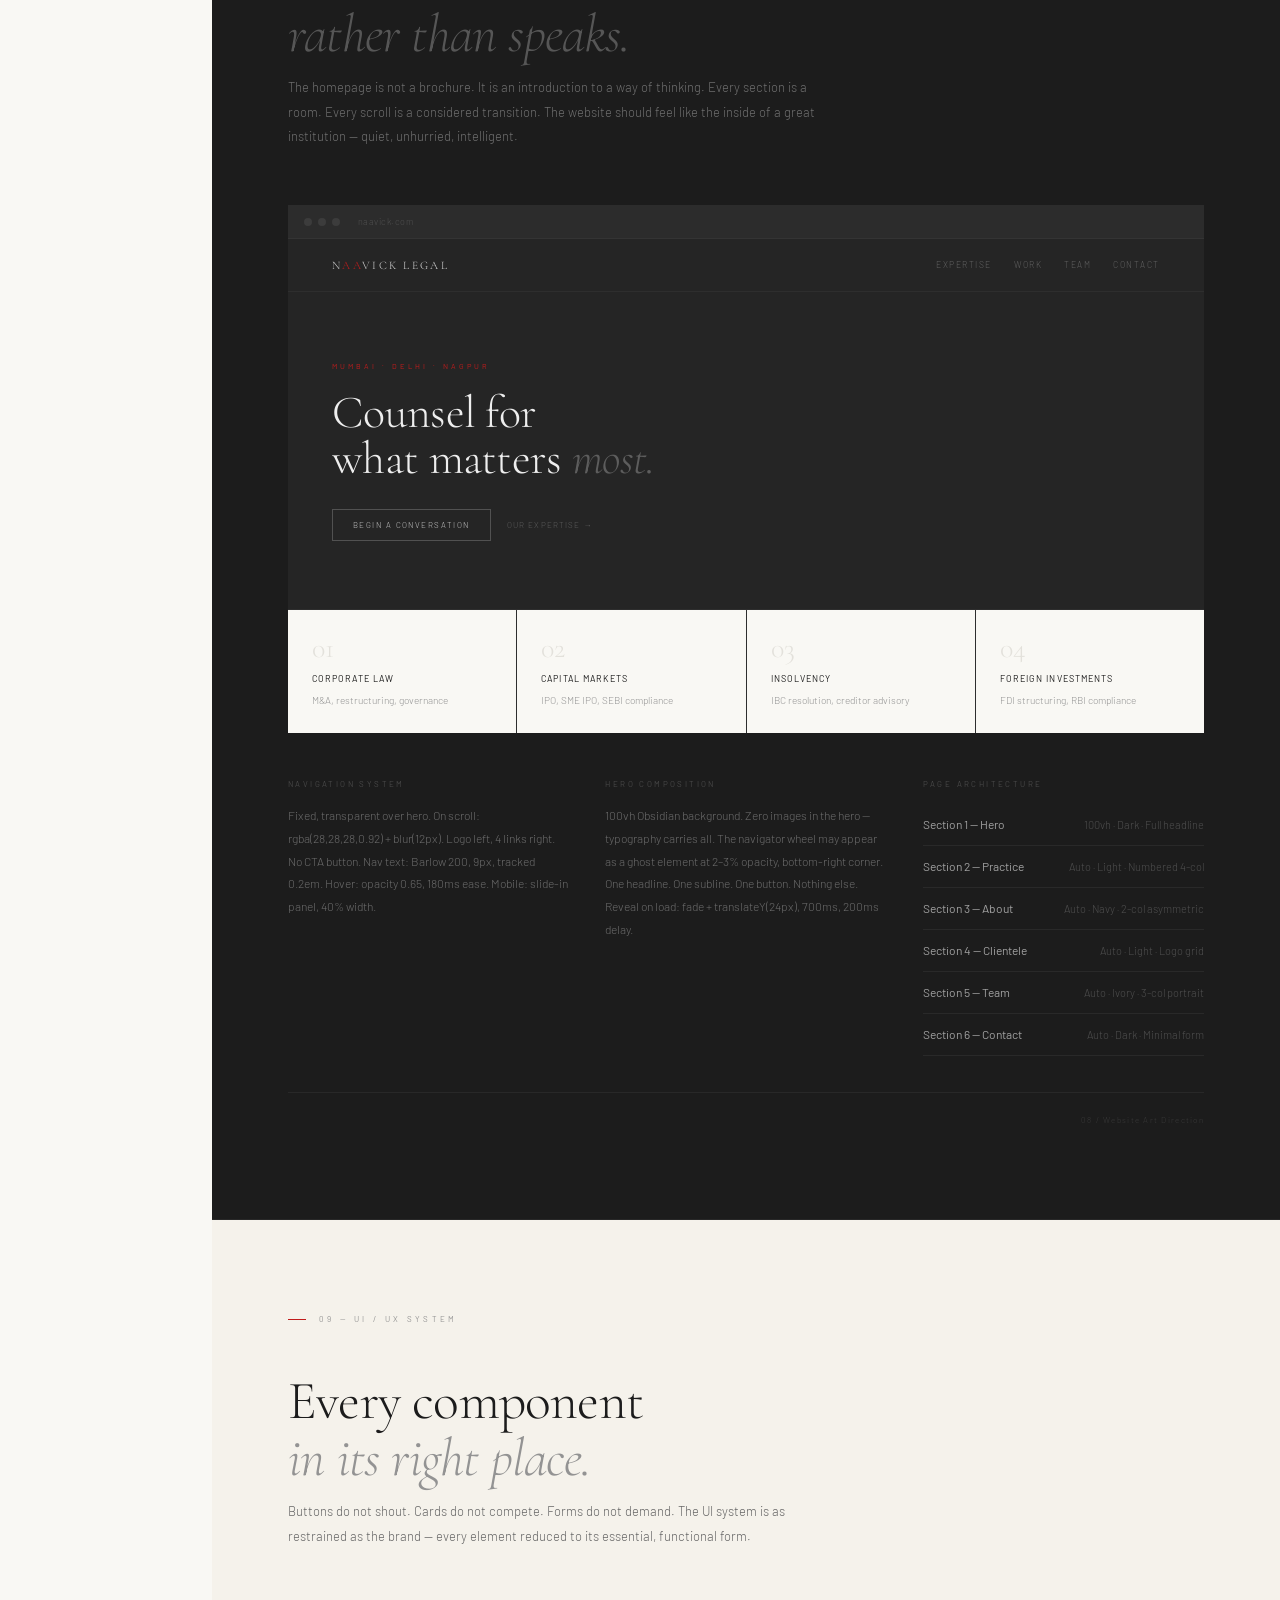
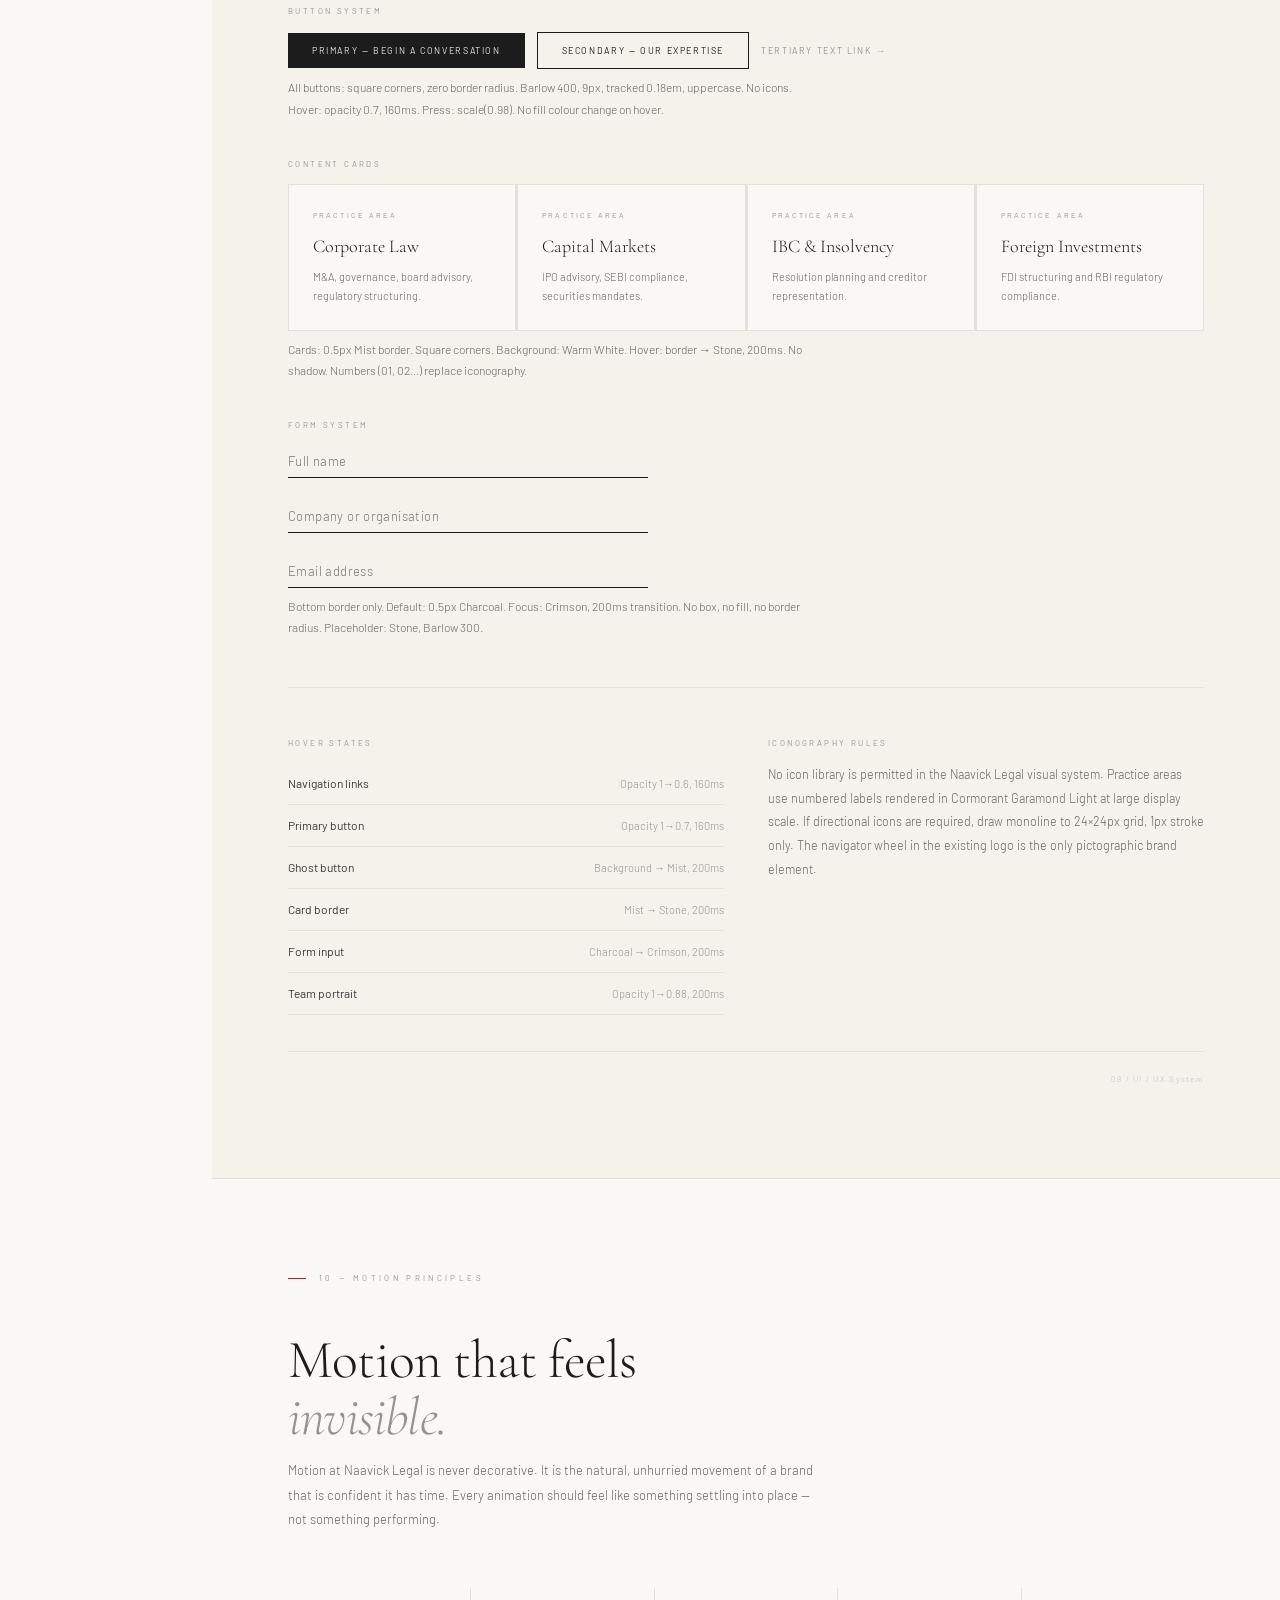
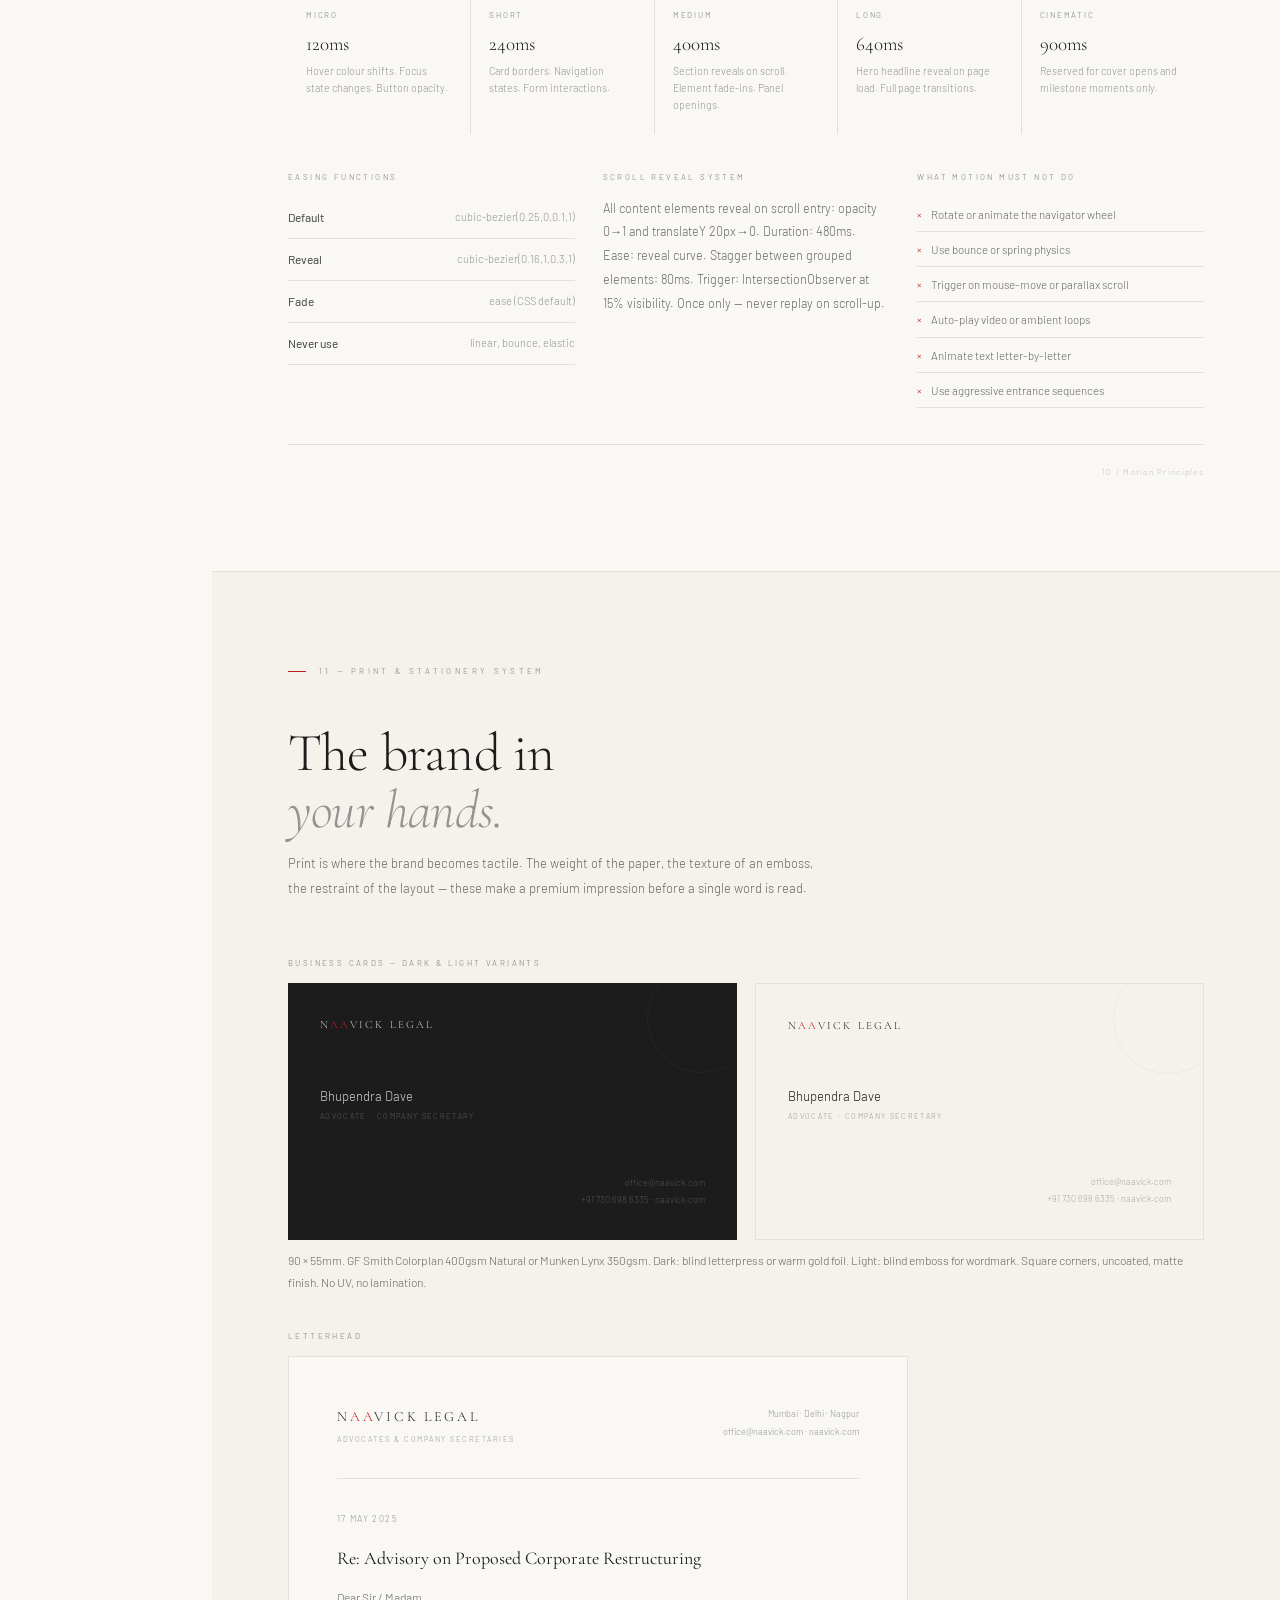
<file: Naavick Brand Guidelines.html>
<!DOCTYPE html>
<html lang="en">
<head>
<meta charset="UTF-8">
<meta name="viewport" content="width=device-width, initial-scale=1.0">
<title>Naavick Legal — Master Brand Guidelines</title>
<link href="https://fonts.googleapis.com/css2?family=Cormorant+Garamond:ital,wght@0,300;0,400;0,500;1,300;1,400&family=Barlow:wght@100;200;300;400;500&display=swap" rel="stylesheet">
<style>
*,*::before,*::after{margin:0;padding:0;box-sizing:border-box}
:root{
  --ink:#0D0D0D;--ch:#1C1C1C;--gph:#252525;--sl:#3A3A3A;
  --mid:#666;--st:#939393;--sv:#BEBEBE;
  --mist:#E3E1DB;--ln:#EDEAE3;--iv:#F5F2EB;--ww:#F9F8F4;--cr:#FDFCFA;
  --crim:#C01C1C;--cd:#9A1515;--navy:#0B1929;--nvm:#14253D;
  --gold:#AD8A52;--goldl:#CBB07C;
}
html{scroll-behavior:smooth}
body{font-family:'Barlow',sans-serif;font-weight:300;background:var(--ww);color:var(--ch);font-size:15px;line-height:1.75;-webkit-font-smoothing:antialiased}

.sb{position:fixed;top:0;left:0;width:212px;height:100vh;background:var(--ink);z-index:300;display:flex;flex-direction:column;border-right:0.5px solid rgba(255,255,255,0.04)}
.sb-head{padding:34px 26px 28px;border-bottom:0.5px solid rgba(255,255,255,0.06)}
.sb-wm{font-family:'Cormorant Garamond',serif;font-weight:300;font-size:12px;letter-spacing:0.22em;text-transform:uppercase;color:rgba(255,255,255,0.78)}
.sb-wm .r{color:var(--crim)}
.sb-cap{font-size:8px;letter-spacing:0.22em;text-transform:uppercase;color:rgba(255,255,255,0.18);font-weight:300;margin-top:4px;display:block}
.sb-body{flex:1;overflow-y:auto;padding:18px 0}
.sb-body::-webkit-scrollbar{width:0}
.sb-gl{font-size:7.5px;letter-spacing:0.32em;text-transform:uppercase;color:rgba(255,255,255,0.16);font-weight:400;padding:10px 26px 4px;display:block}
.sb-a{display:block;padding:8px 26px;font-size:10px;letter-spacing:0.1em;text-transform:uppercase;color:rgba(255,255,255,0.32);font-weight:300;text-decoration:none;border-left:1.5px solid transparent;transition:all .18s}
.sb-a:hover{color:rgba(255,255,255,0.7);background:rgba(255,255,255,0.02)}
.sb-a.on{color:rgba(255,255,255,0.86);border-left-color:var(--crim);background:rgba(255,255,255,0.022)}
.sb-ft{padding:18px 26px;border-top:0.5px solid rgba(255,255,255,0.05);font-size:8.5px;color:rgba(255,255,255,0.13);font-weight:300;line-height:1.8}

.main{margin-left:212px}

/* COVER */
.cov{min-height:100vh;background:var(--ch);position:relative;overflow:hidden;display:flex;flex-direction:column;justify-content:flex-end;padding:0 76px 76px}
.cov-grid{position:absolute;inset:0;background-image:linear-gradient(rgba(255,255,255,0.017) 1px,transparent 1px),linear-gradient(90deg,rgba(255,255,255,0.017) 1px,transparent 1px);background-size:62px 62px;pointer-events:none}
.cov-ac{position:absolute;top:0;right:0;width:44%;height:100%;background:var(--navy);opacity:0.5}
.cov-badge{position:absolute;top:44px;right:76px;font-size:8px;letter-spacing:0.28em;text-transform:uppercase;color:rgba(255,255,255,0.18);font-weight:300;border:0.5px solid rgba(255,255,255,0.09);padding:5px 12px}
.cov-ey{font-size:8px;letter-spacing:0.4em;text-transform:uppercase;color:rgba(255,255,255,0.26);font-weight:400;margin-bottom:26px;position:relative}
.cov-h{font-family:'Cormorant Garamond',serif;font-weight:300;font-size:clamp(56px,9vw,104px);color:rgba(255,255,255,0.93);line-height:0.93;letter-spacing:-0.025em;position:relative;max-width:700px}
.cov-h em{font-style:italic;color:rgba(255,255,255,0.26)}
.cov-rule{width:38px;height:1px;background:var(--crim);margin:34px 0;position:relative}
.cov-meta{display:flex;gap:60px;position:relative;flex-wrap:wrap}
.cm label{display:block;font-size:7.5px;letter-spacing:0.28em;text-transform:uppercase;color:rgba(255,255,255,0.18);font-weight:400;margin-bottom:4px}
.cm span{font-size:11px;color:rgba(255,255,255,0.46);font-weight:300;letter-spacing:0.04em}

/* SECTIONS */
.sec{padding:92px 76px;border-bottom:0.5px solid var(--mist)}
.alt{background:var(--iv)}
.drk{background:var(--ch);border-color:rgba(255,255,255,0.05)}
.nvy{background:var(--navy);border-color:rgba(255,255,255,0.04)}
.ink{background:var(--ink);border-color:rgba(255,255,255,0.04)}

.ch-lbl{font-size:8px;letter-spacing:0.42em;text-transform:uppercase;color:var(--st);font-weight:400;display:flex;align-items:center;gap:13px;margin-bottom:46px}
.ch-lbl::before{content:'';display:block;width:18px;height:0.5px;background:var(--crim);flex-shrink:0}
.ch-lbl.l{color:rgba(255,255,255,0.2)}

.sh{font-family:'Cormorant Garamond',serif;font-weight:300;font-size:clamp(32px,4.2vw,54px);color:var(--ch);line-height:1.06;letter-spacing:-0.015em;margin-bottom:13px}
.sh.l{color:rgba(255,255,255,0.92)}
.sh em{font-style:italic;color:var(--st)}
.sh.l em{color:rgba(255,255,255,0.26)}
.si{font-size:13px;color:var(--mid);line-height:1.9;font-weight:300;max-width:530px;margin-bottom:56px}
.si.l{color:rgba(255,255,255,0.36)}

/* GRIDS */
.g2{display:grid;grid-template-columns:1fr 1fr;gap:44px}
.g3{display:grid;grid-template-columns:repeat(3,minmax(0,1fr));gap:28px}
.g4{display:grid;grid-template-columns:repeat(4,minmax(0,1fr));gap:1px;background:var(--mist)}

.lbl{font-size:8px;letter-spacing:0.3em;text-transform:uppercase;color:var(--st);font-weight:400;display:block;margin-bottom:13px}
.lbl.l{color:rgba(255,255,255,0.2)}

.hr{border:none;border-top:0.5px solid var(--mist);margin:48px 0}
.hr.d{border-top-color:rgba(255,255,255,0.06)}

/* SPEC TABLE */
.sp{width:100%;border-collapse:collapse;font-size:12px}
.sp tr{border-bottom:0.5px solid var(--mist)}
.sp td{padding:10px 0;color:var(--mid);font-weight:300}
.sp td:first-child{color:var(--sl);font-weight:400}
.sp td:last-child{text-align:right;color:var(--st);font-size:11px}
.sp.d tr{border-color:rgba(255,255,255,0.06)}
.sp.d td{color:rgba(255,255,255,0.32)}
.sp.d td:first-child{color:rgba(255,255,255,0.58)}
.sp.d td:last-child{color:rgba(255,255,255,0.22)}

/* PHILOSOPHY GRID */
.pg{display:grid;grid-template-columns:1fr 1fr;gap:1px;background:var(--mist)}
.pc{background:var(--ww);padding:38px}
.pc h3{font-family:'Cormorant Garamond',serif;font-weight:400;font-size:20px;color:var(--ch);margin-bottom:13px;line-height:1.2}
.pc p,.pc li{font-size:12.5px;color:var(--mid);line-height:1.9;font-weight:300}
.pc ul{list-style:none}
.pc li{padding:7px 0;border-bottom:0.5px solid var(--mist);display:flex;gap:10px;align-items:baseline}
.pc li:last-child{border:none}
.pc li::before{content:'—';color:var(--sv);flex-shrink:0}

/* SWATCHES */
.swr{display:flex;gap:2px;margin-top:9px}
.sw{flex:1;aspect-ratio:1/1.35;display:flex;flex-direction:column;justify-content:flex-end;padding:9px}
.sw-name{font-size:9px;font-weight:400;line-height:1.3;letter-spacing:0.02em}
.sw-vals{font-size:8px;font-weight:300;opacity:0.6;margin-top:2px;line-height:1.5}
.sw.dk .sw-name,.sw.dk .sw-vals{color:rgba(255,255,255,0.8)}
.sw.lt .sw-name,.sw.lt .sw-vals{color:var(--sl)}
.sw.bd{border:0.5px solid var(--mist)}

/* TYPE SPECIMENS */
.ts{border-top:0.5px solid var(--mist);padding:40px 0}
.tm{display:flex;gap:24px;flex-wrap:wrap;margin-bottom:16px}
.tm span{font-size:8px;letter-spacing:0.18em;text-transform:uppercase;color:var(--st);font-weight:400}
.tm b{color:var(--sl);font-weight:400}
.t-disp{font-family:'Cormorant Garamond',serif;font-weight:300;font-size:clamp(42px,7vw,80px);color:var(--ch);line-height:0.97;letter-spacing:-0.015em}
.t-disp em{font-style:italic;color:var(--st)}
.t-h1{font-family:'Cormorant Garamond',serif;font-weight:300;font-size:clamp(26px,3.8vw,46px);color:var(--ch);line-height:1.1;letter-spacing:-0.01em}
.t-h2{font-family:'Cormorant Garamond',serif;font-weight:400;font-size:21px;color:var(--ch);line-height:1.2}
.t-body{font-family:'Barlow',sans-serif;font-weight:300;font-size:15px;color:var(--mid);line-height:1.9;max-width:570px}
.t-cap{font-family:'Barlow',sans-serif;font-weight:200;font-size:10px;letter-spacing:0.24em;text-transform:uppercase;color:var(--st)}

/* SPACING */
.spd{display:flex;align-items:flex-end;gap:18px;margin:26px 0}
.su{display:flex;flex-direction:column;align-items:center;gap:6px}
.sb2{background:var(--mist);width:24px}
.sl2{font-size:8px;color:var(--st);font-weight:400;letter-spacing:0.08em;text-align:center}

/* MOCKUP */
.mk{background:var(--gph);overflow:hidden;margin:44px 0}
.mbar{background:rgba(255,255,255,0.03);height:34px;display:flex;align-items:center;padding:0 16px;gap:6px;border-bottom:0.5px solid rgba(255,255,255,0.04)}
.bd{width:8px;height:8px;border-radius:50%;background:rgba(255,255,255,0.08)}
.burl{margin-left:12px;font-size:9px;letter-spacing:0.05em;color:rgba(255,255,255,0.16)}
.mnav{display:flex;justify-content:space-between;align-items:center;padding:16px 44px;border-bottom:0.5px solid rgba(255,255,255,0.04)}
.mwm{font-family:'Cormorant Garamond',serif;font-weight:300;font-size:11.5px;letter-spacing:0.2em;text-transform:uppercase;color:rgba(255,255,255,0.82)}
.mwm .r{color:var(--crim)}
.mlinks{display:flex;gap:22px}
.ml{font-size:8.5px;letter-spacing:0.18em;text-transform:uppercase;color:rgba(255,255,255,0.28);font-weight:300}
.mhero{padding:68px 44px;min-height:280px;display:flex;flex-direction:column;justify-content:flex-end;border-bottom:0.5px solid rgba(255,255,255,0.04)}
.mey{font-size:7.5px;letter-spacing:0.4em;text-transform:uppercase;color:var(--crim);font-weight:400;margin-bottom:16px}
.mh{font-family:'Cormorant Garamond',serif;font-weight:300;font-size:46px;color:rgba(255,255,255,0.92);line-height:1.0;letter-spacing:-0.015em;max-width:420px}
.mh em{font-style:italic;color:rgba(255,255,255,0.26)}
.mcta{display:flex;align-items:center;gap:16px;margin-top:28px}
.mbtn{font-size:8px;letter-spacing:0.18em;text-transform:uppercase;color:rgba(255,255,255,0.75);font-weight:300;border:0.5px solid rgba(255,255,255,0.2);padding:10px 20px;background:transparent;font-family:'Barlow',sans-serif;cursor:default}
.mgh{font-size:8px;letter-spacing:0.14em;text-transform:uppercase;color:rgba(255,255,255,0.26);font-weight:300;font-family:'Barlow',sans-serif}
.mcards{display:grid;grid-template-columns:repeat(4,1fr);gap:1px;background:rgba(255,255,255,0.04)}
.mcard{background:var(--ww);padding:24px}
.mcn{font-family:'Cormorant Garamond',serif;font-size:28px;font-weight:300;color:var(--mist);line-height:1;margin-bottom:9px}
.mct{font-size:9px;letter-spacing:0.12em;text-transform:uppercase;color:var(--ch);font-weight:400;margin-bottom:5px}
.mcd{font-size:10px;color:var(--st);font-weight:300;line-height:1.7}

/* BUTTONS */
.bp{font-family:'Barlow',sans-serif;font-size:9px;font-weight:400;letter-spacing:0.18em;text-transform:uppercase;background:var(--ch);color:rgba(255,255,255,0.9);border:none;padding:12px 24px;cursor:pointer}
.bg{font-family:'Barlow',sans-serif;font-size:9px;font-weight:400;letter-spacing:0.18em;text-transform:uppercase;background:transparent;color:var(--ch);border:0.5px solid var(--ch);padding:12px 24px;cursor:pointer}
.bt{font-family:'Barlow',sans-serif;font-size:9px;font-weight:400;letter-spacing:0.18em;text-transform:uppercase;background:transparent;color:var(--st);border:none;padding:12px 0;cursor:pointer}
.br{display:flex;gap:12px;align-items:center;flex-wrap:wrap;margin:14px 0 8px}

/* UI CARDS */
.uc{background:var(--ww);border:0.5px solid var(--mist);padding:24px;flex:1;min-width:140px}
.ucl{font-size:7.5px;letter-spacing:0.28em;text-transform:uppercase;color:var(--st);font-weight:400;margin-bottom:9px}
.uch{font-family:'Cormorant Garamond',serif;font-weight:300;font-size:18px;color:var(--ch);margin-bottom:6px}
.ucp{font-size:11px;color:var(--mid);font-weight:300;line-height:1.7}
.ur{display:flex;gap:1px;background:var(--mist)}

/* INPUT */
.inp{font-family:'Barlow',sans-serif;font-size:13px;font-weight:300;border:none;border-bottom:0.5px solid var(--ch);background:transparent;color:var(--ch);padding:8px 0;width:100%;outline:none;letter-spacing:0.03em}

/* BIZ CARDS */
.bzd{background:var(--ch);aspect-ratio:1.75/1;padding:32px;display:flex;flex-direction:column;justify-content:space-between;position:relative;overflow:hidden}
.bzd::after{content:'';position:absolute;right:-20px;top:-20px;width:110px;height:110px;border:0.5px solid rgba(255,255,255,0.04);border-radius:50%}
.bzl{background:var(--iv);border:0.5px solid var(--mist);aspect-ratio:1.75/1;padding:32px;display:flex;flex-direction:column;justify-content:space-between;position:relative;overflow:hidden}
.bzl::after{content:'';position:absolute;right:-20px;top:-20px;width:110px;height:110px;border:0.5px solid rgba(0,0,0,0.04);border-radius:50%}
.bw{font-family:'Cormorant Garamond',serif;font-weight:300;font-size:11px;letter-spacing:0.2em;text-transform:uppercase;color:rgba(255,255,255,0.8)}
.bd2{font-family:'Cormorant Garamond',serif;font-weight:300;font-size:11px;letter-spacing:0.2em;text-transform:uppercase;color:var(--ch)}
.bw .r,.bd2 .r{color:var(--crim)}
.bnw{font-family:'Barlow',sans-serif;font-weight:300;font-size:13px;color:rgba(255,255,255,0.8)}
.bnd{font-family:'Barlow',sans-serif;font-weight:300;font-size:13px;color:var(--ch)}
.brw{font-size:7.5px;letter-spacing:0.18em;text-transform:uppercase;color:rgba(255,255,255,0.3);font-weight:300;margin-top:2px}
.brd{font-size:7.5px;letter-spacing:0.18em;text-transform:uppercase;color:var(--st);font-weight:300;margin-top:2px}
.bcw{font-size:9px;color:rgba(255,255,255,0.3);font-weight:200;line-height:1.9;text-align:right}
.bcd{font-size:9px;color:var(--st);font-weight:200;line-height:1.9;text-align:right}

/* LETTERHEAD */
.lh{background:var(--ww);border:0.5px solid var(--mist);padding:48px;max-width:620px}
.lhh{display:flex;justify-content:space-between;align-items:flex-start;padding-bottom:32px;border-bottom:0.5px solid var(--mist);margin-bottom:32px}
.lhwm{font-family:'Cormorant Garamond',serif;font-weight:300;font-size:14px;letter-spacing:0.2em;text-transform:uppercase;color:var(--ch)}
.lhwm .r{color:var(--crim)}
.lhsub{font-size:7.5px;letter-spacing:0.2em;text-transform:uppercase;color:var(--st);margin-top:3px;font-weight:300}
.lhci{text-align:right;font-size:9px;color:var(--st);font-weight:300;line-height:2}
.lhd{font-size:9px;letter-spacing:0.15em;text-transform:uppercase;color:var(--st);margin-bottom:20px;font-weight:300}
.lhre{font-family:'Cormorant Garamond',serif;font-weight:400;font-size:18px;color:var(--ch);margin-bottom:16px;line-height:1.3}
.lhb{font-size:12px;color:var(--mid);line-height:1.95;font-weight:300;max-width:460px}

/* EMAIL SIG */
.es{border-top:1.5px solid var(--crim);padding:20px 0 0;display:inline-block;min-width:290px}
.esn{font-family:'Cormorant Garamond',serif;font-weight:400;font-size:16px;color:var(--ch);margin-bottom:2px}
.esr{font-size:8px;letter-spacing:0.2em;text-transform:uppercase;color:var(--st);font-weight:300;margin-bottom:10px}
.esf{font-family:'Cormorant Garamond',serif;font-weight:300;font-size:11px;letter-spacing:0.18em;text-transform:uppercase;color:var(--ch);margin-bottom:10px}
.esf .r{color:var(--crim)}
.esc{font-size:10px;color:var(--st);font-weight:300;line-height:1.9}

/* PHOTO GRID */
.phg{display:grid;grid-template-columns:2fr 1fr;gap:2px;background:var(--mist);margin:26px 0}
.phr{display:grid;gap:2px}
.phc{display:flex;flex-direction:column;justify-content:flex-end;padding:20px;min-height:150px}
.ph1{background:#101010}
.ph2{background:#181818}
.ph3{background:#202020}
.ph4{background:var(--ln)}
.phco{font-family:'Cormorant Garamond',serif;font-style:italic;font-size:14px;font-weight:300;line-height:1.4}
.phco.w{color:rgba(255,255,255,0.36)}
.phco.d{color:var(--mid)}
.phcl{font-size:7.5px;letter-spacing:0.2em;text-transform:uppercase;font-weight:300;margin-top:5px}
.phcl.w{color:rgba(255,255,255,0.18)}
.phcl.d{color:var(--st)}

/* RULE ITEMS */
.ri{padding:7px 0;border-bottom:0.5px solid var(--mist);font-size:11.5px;color:var(--mid);font-weight:300;display:flex;gap:9px;align-items:baseline}
.ri::before{content:'→';color:var(--sv);flex-shrink:0;font-size:11px}
.ri.no::before{content:'×';color:var(--crim)}
.ri.ld{border-color:rgba(255,255,255,0.06);color:rgba(255,255,255,0.35)}
.ri.ld::before{color:rgba(255,255,255,0.16)}
.ri.ld.no::before{color:var(--crim)}

/* DO DONT */
.dd{display:grid;grid-template-columns:1fr 1fr;gap:1px;background:var(--mist);margin:22px 0}
.dc{background:var(--ww);padding:24px}
.dh{font-size:8px;letter-spacing:0.26em;text-transform:uppercase;font-weight:400;margin-bottom:12px;display:flex;align-items:center;gap:7px}
.dh.y{color:#2A7052}
.dh.n{color:var(--crim)}
.di{font-size:11.5px;color:var(--mid);font-weight:300;line-height:1.8;padding:3px 0}

/* TIMING */
.tr{display:flex;gap:1px;background:var(--mist);margin:14px 0}
.tc{background:var(--ww);padding:20px 18px;flex:1}
.tn{font-size:8px;letter-spacing:0.22em;text-transform:uppercase;color:var(--st);font-weight:400;margin-bottom:5px}
.tv{font-family:'Cormorant Garamond',serif;font-size:19px;font-weight:300;color:var(--ch);margin-bottom:3px}
.td{font-size:10.5px;color:var(--st);font-weight:300;line-height:1.6}

/* LOGO RULE GRID */
.lrg{display:grid;grid-template-columns:repeat(3,minmax(0,1fr));gap:1px;background:var(--mist);margin:22px 0}
.lrc{background:var(--ww);padding:26px}
.lrt{font-size:8px;letter-spacing:0.26em;text-transform:uppercase;font-weight:400;color:var(--st);margin-bottom:10px}
.lrv{font-family:'Cormorant Garamond',serif;font-size:17px;font-weight:300;color:var(--ch);margin-bottom:3px}
.lrd{font-size:11.5px;color:var(--mid);font-weight:300;line-height:1.7}

/* PILLARS */
.fps{display:grid;grid-template-columns:repeat(4,minmax(0,1fr));gap:1px;background:rgba(255,255,255,0.05);margin:56px 0}
.fp{background:rgba(255,255,255,0.02);padding:32px 24px}
.fpn{font-family:'Cormorant Garamond',serif;font-size:40px;font-weight:300;color:rgba(255,255,255,0.06);line-height:1;margin-bottom:12px}
.fpt{font-size:8.5px;letter-spacing:0.2em;text-transform:uppercase;color:rgba(255,255,255,0.42);font-weight:400;margin-bottom:10px}
.fpd{font-size:11.5px;color:rgba(255,255,255,0.22);line-height:1.7;font-weight:300}

/* ADJ */
.ac{display:flex;flex-wrap:wrap;gap:5px;padding-top:44px;margin-top:44px;border-top:0.5px solid rgba(255,255,255,0.06)}
.aw{font-family:'Cormorant Garamond',serif;font-style:italic;font-size:clamp(17px,2.2vw,28px);font-weight:300;color:rgba(255,255,255,0.24)}
.aw::after{content:' ·';color:rgba(255,255,255,0.09);margin-right:5px}
.aw:last-child::after{display:none}
.aw.h{color:rgba(255,255,255,0.7)}

/* PAGE NUMBER */
.pn{font-size:8px;letter-spacing:0.16em;color:var(--sv);font-weight:300;text-align:right;margin-top:36px;padding-top:20px;border-top:0.5px solid var(--mist)}
.pn.d{color:rgba(255,255,255,0.13);border-top-color:rgba(255,255,255,0.05)}

@media(max-width:900px){
  .sb{display:none}.main{margin-left:0}
  .sec{padding:56px 22px}.cov{padding:0 22px 56px}
  .g2,.g3,.g4,.pg,.fps{grid-template-columns:1fr}
  .mcards,.tr{flex-wrap:wrap}.mlinks{display:none}
  .mh{font-size:30px}.cov-h{font-size:44px}
  .dd{grid-template-columns:1fr}.lrg{grid-template-columns:1fr 1fr}
  .phg{grid-template-columns:1fr}.cov-meta{flex-direction:column;gap:16px}
}
</style>
</head>
<body>

<nav class="sb">
  <div class="sb-head">
    <div class="sb-wm">N<span class="r">AA</span>VICK LEGAL</div>
    <span class="sb-cap">Master Brand Guidelines · 2025</span>
  </div>
  <div class="sb-body">
    <span class="sb-gl">Foundation</span>
    <a href="#cover" class="sb-a on">Cover</a>
    <a href="#philosophy" class="sb-a">Brand Philosophy</a>
    <a href="#design-language" class="sb-a">Design Language</a>
    <span class="sb-gl">Identity</span>
    <a href="#logo-rules" class="sb-a">Logo Usage Rules</a>
    <a href="#logo-misuse" class="sb-a">Logo Misuse</a>
    <a href="#color" class="sb-a">Color System</a>
    <a href="#type" class="sb-a">Typography</a>
    <a href="#spacing" class="sb-a">Spacing & Grid</a>
    <span class="sb-gl">Digital</span>
    <a href="#website" class="sb-a">Website Direction</a>
    <a href="#ux" class="sb-a">UI / UX System</a>
    <a href="#motion" class="sb-a">Motion Principles</a>
    <span class="sb-gl">Applications</span>
    <a href="#print" class="sb-a">Print & Stationery</a>
    <a href="#digital-apps" class="sb-a">Digital Applications</a>
    <a href="#photography" class="sb-a">Photography</a>
    <span class="sb-gl">Governance</span>
    <a href="#rulebook" class="sb-a">Creative Rulebook</a>
  </div>
  <div class="sb-ft">Direction A · Official System<br>Ultra Minimal Corporate Luxury<br><br>Confidential · Not for distribution</div>
</nav>

<main class="main">

<!-- COVER -->
<section class="cov" id="cover">
  <div class="cov-grid"></div><div class="cov-ac"></div>
  <div class="cov-badge">Master Brand Guidelines · Version 1.0 · 2025</div>
  <div style="position:relative">
    <div class="cov-ey">Naavick Legal · Official Identity System · 2025</div>
    <h1 class="cov-h">Minimal.<br>Precise.<br><em>Inevitable.</em></h1>
    <div class="cov-rule"></div>
    <div class="cov-meta">
      <div class="cm"><label>Visual System</label><span>Direction A — Ultra Minimal Corporate Luxury</span></div>
      <div class="cm"><label>Primary Palette</label><span>Obsidian · Crimson · Ivory</span></div>
      <div class="cm"><label>Typography</label><span>Cormorant Garamond · Barlow</span></div>
      <div class="cm"><label>Status</label><span>Final · Locked · Permanent</span></div>
    </div>
  </div>
</section>

<!-- PHILOSOPHY -->
<section class="sec" id="philosophy">
  <div class="ch-lbl">01 — Brand Philosophy</div>
  <h2 class="sh">The firm's voice,<br><em>values, and stance.</em></h2>
  <p class="si">Before a line is drawn or a pixel placed, a brand must know what it believes. The following is the permanent intellectual foundation from which every visual and verbal decision at Naavick Legal flows.</p>
  <div class="pg">
    <div class="pc"><h3>Mission</h3><p>To deliver precise, research-led legal counsel that removes ambiguity from complex corporate, capital market, and regulatory environments — enabling clients to act with complete confidence.</p></div>
    <div class="pc"><h3>Vision</h3><p>To become India's foremost boutique legal intelligence practice — a firm that defines how modern law is researched, communicated, and delivered at a globally premium standard.</p></div>
    <div class="pc"><h3>Brand Philosophy</h3><p>The law, in the right hands, is not a constraint — it is a precision instrument. Naavick Legal does not follow precedent. It studies it deeply, anticipates its movement, and navigates beyond it. Every engagement begins with a question no one else thought to ask, and ends with clarity.</p></div>
    <div class="pc"><h3>Brand Atmosphere</h3><p>Clients should experience <em style="font-style:italic">calm certainty</em> when engaging Naavick Legal. Not the relief of a problem solved — the deeper confidence of a decision perfectly made. The brand communicates quiet authority: the kind that never needs to announce itself.</p></div>
    <div class="pc"><h3>Tone of Voice</h3><ul><li>Precise — never vague, never hedged unnecessarily</li><li>Authoritative — confident, not arrogant</li><li>Measured — no urgency theatre, no exclamation marks</li><li>Intelligent — assumes a sophisticated, educated audience</li><li>Restrained — says less, means more</li><li>Editorial — the register of a respected institution</li></ul></div>
    <div class="pc"><h3>Luxury Positioning</h3><p>Naavick Legal's luxury is communicated through the confidence to remove ornamentation. Space, silence, and restraint are the premium signals. The brand should feel closer to a McKinsey global report than any law firm brochure. Closer to Loewe than to Legalese.</p><div style="margin-top:16px;display:flex;flex-wrap:wrap;gap:0"><span style="font-family:'Cormorant Garamond',serif;font-style:italic;font-size:16px;font-weight:300;color:var(--sl)">Precise · Restrained · Strategic · Global · Timeless</span></div></div>
  </div>
  <div class="pn">01 / Brand Philosophy</div>
</section>

<!-- DESIGN LANGUAGE -->
<section class="sec alt" id="design-language">
  <div class="ch-lbl">02 — Final Design Language</div>
  <h2 class="sh">Direction A is the<br><em>permanent visual system.</em></h2>
  <p class="si">Ultra Minimal Corporate Luxury is not a trend direction. It is the only language appropriate to what Naavick Legal is, and what it intends to become. These principles govern every future design decision.</p>
  <div class="g3" style="gap:1px;background:var(--mist);margin-bottom:44px">
    <div style="background:var(--ww);padding:32px"><div class="lbl">Editorial Minimalism</div><p style="font-size:12.5px;color:var(--mid);line-height:1.9;font-weight:300">Every layout is a page before it is a screen. Content has breathing room. Typography is the design. Nothing decorative exists that does not serve a function. Layouts feel like the inside pages of a considered institution — Monocle, not a legal brief.</p></div>
    <div style="background:var(--ww);padding:32px"><div class="lbl">Architectural Composition</div><p style="font-size:12.5px;color:var(--mid);line-height:1.9;font-weight:300">Sections are structured like buildings — load-bearing elements at the top, openness below. Grid lines define proportion. Negative space is structural, not accidental. Asymmetric layouts serve hierarchy. Symmetry is reserved for formal applications only.</p></div>
    <div style="background:var(--ww);padding:32px"><div class="lbl">Cinematic Whitespace</div><p style="font-size:12.5px;color:var(--mid);line-height:1.9;font-weight:300">Whitespace is not empty — it is the silence between notes that gives music meaning. Every section should feel like entering a quiet, considered room. Minimum 96px vertical padding between all major page sections on desktop.</p></div>
    <div style="background:var(--ww);padding:32px"><div class="lbl">Restrained Luxury</div><p style="font-size:12.5px;color:var(--mid);line-height:1.9;font-weight:300">Luxury communicates through what is absent. No decorative borders. No pattern fills. No unnecessary illustration. Crimson appears in micro-doses only — a single letter accent, a rule line, a form focus state. It should feel considered each time it appears.</p></div>
    <div style="background:var(--ww);padding:32px"><div class="lbl">Sophisticated Dark / Light</div><p style="font-size:12.5px;color:var(--mid);line-height:1.9;font-weight:300">Alternating dark and light sections create visual rhythm and prevent monotony. Dark sections use Obsidian or Deep Navy. Light sections use Warm White or Ivory. Never use pure #000000 or pure #FFFFFF on any surface.</p></div>
    <div style="background:var(--ww);padding:32px"><div class="lbl">Visual Silence</div><p style="font-size:12.5px;color:var(--mid);line-height:1.9;font-weight:300">The brand's loudest statement is made through restraint. No chatbots. No carousels. No icon libraries. No stock images. No gradients. When there is doubt about whether something should be added — it must not be added. Default to less, always.</p></div>
  </div>
  <div class="hr"></div>
  <div class="g2">
    <div><div class="lbl">Visual Hierarchy Principles</div><table class="sp"><tr><td>Primary element</td><td></td><td>Full section width, maximum space</td></tr><tr><td>Secondary element</td><td></td><td>Reduced size, generous leading</td></tr><tr><td>Tertiary element</td><td></td><td>8px tracked uppercase label</td></tr><tr><td>Body copy</td><td></td><td>Max 65 characters per line</td></tr><tr><td>Crimson accent</td><td></td><td>Once per section, maximum</td></tr><tr><td>Decorative elements</td><td></td><td>None permitted, ever</td></tr></table></div>
    <div><div class="lbl">Luxury Benchmarks — References</div><table class="sp"><tr><td>Editorial rhythm</td><td></td><td>Monocle, FT Weekend</td></tr><tr><td>Typography discipline</td><td></td><td>Swiss design systems</td></tr><tr><td>Digital minimalism</td><td></td><td>Apple editorial pages</td></tr><tr><td>Brand restraint</td><td></td><td>Loewe, Bottega Veneta</td></tr><tr><td>Professional authority</td><td></td><td>McKinsey, Slaughter &amp; May</td></tr><tr><td>Spatial thinking</td><td></td><td>Zaha Hadid Architects</td></tr></table></div>
  </div>
  <div class="pn">02 / Design Language</div>
</section>

<!-- LOGO RULES -->
<section class="sec" id="logo-rules">
  <div class="ch-lbl">03 — Logo Usage Rules</div>
  <h2 class="sh">The existing logo and wheel<br><em>are permanent and locked.</em></h2>
  <p class="si">The Naavick Legal logo and navigator wheel are the final, permanent brand assets. These are the only marks to be used across all applications. The following defines correct usage exclusively — with zero modification to the assets.</p>
  <div class="lrg">
    <div class="lrc"><div class="lrt">Clear Space — All Sides</div><div class="lrv">1× Cap Height</div><p class="lrd">Maintain clear space equal to the height of the capital N on all four sides of the logo. On premium print materials, increase to 2× cap height.</p></div>
    <div class="lrc"><div class="lrt">Minimum Size — Screen</div><div class="lrv">140px wide</div><p class="lrd">The full logo lock-up must never appear smaller than 140px wide on screen. The wordmark alone may be used at minimum 100px wide.</p></div>
    <div class="lrc"><div class="lrt">Minimum Size — Print</div><div class="lrv">28mm wide</div><p class="lrd">The full logo must never appear smaller than 28mm wide in print. For embossing, a minimum of 20mm is permitted for the mark only.</p></div>
    <div class="lrc"><div class="lrt">Approved Backgrounds</div><div class="lrv">3 surfaces only</div><p class="lrd">Logo appears on: (1) Warm White #F9F8F4, (2) Ivory #F5F2EB, or (3) Obsidian #1C1C1C. The crimson AA letters remain crimson on all backgrounds.</p></div>
    <div class="lrc"><div class="lrt">Favicon / App Icon</div><div class="lrv">Wheel mark only</div><p class="lrd">At favicon sizes (16–64px), use only the navigator wheel from the existing logo. The wordmark is not legible at this scale and must be omitted.</p></div>
    <div class="lrc"><div class="lrt">Foil &amp; Emboss</div><div class="lrv">Blind or gold only</div><p class="lrd">For premium print, blind emboss or warm gold (#AD8A52) foil stamp are the only approved finishes. No silver foil. No coloured foil.</p></div>
  </div>
  <div class="hr"></div>
  <div class="g2">
    <div><div class="lbl">Logo on Dark Backgrounds</div><div style="background:var(--ch);padding:32px;display:flex;flex-direction:column;align-items:flex-start;gap:9px"><div style="font-size:8px;letter-spacing:0.2em;text-transform:uppercase;color:rgba(255,255,255,0.22);font-weight:300">Reversed — use original asset file</div><div style="font-family:'Cormorant Garamond',serif;font-weight:300;font-size:21px;letter-spacing:0.22em;text-transform:uppercase;color:rgba(255,255,255,0.86)">N<span style="color:var(--crim)">AA</span>VICK LEGAL</div><div style="font-size:8.5px;letter-spacing:0.12em;text-transform:uppercase;color:rgba(255,255,255,0.18);font-weight:300">— Wordmark shown for layout reference only</div></div></div>
    <div><div class="lbl">Logo on Light Backgrounds</div><div style="background:var(--iv);border:0.5px solid var(--mist);padding:32px;display:flex;flex-direction:column;align-items:flex-start;gap:9px"><div style="font-size:8px;letter-spacing:0.2em;text-transform:uppercase;color:var(--st);font-weight:300">Standard — use original asset file</div><div style="font-family:'Cormorant Garamond',serif;font-weight:300;font-size:21px;letter-spacing:0.22em;text-transform:uppercase;color:var(--ch)">N<span style="color:var(--crim)">AA</span>VICK LEGAL</div><div style="font-size:8.5px;letter-spacing:0.12em;text-transform:uppercase;color:var(--sv);font-weight:300">— Wordmark shown for layout reference only</div></div></div>
  </div>
  <div class="pn">03 / Logo Usage Rules</div>
</section>

<!-- LOGO MISUSE -->
<section class="sec alt" id="logo-misuse">
  <div class="ch-lbl">04 — Logo Misuse Rules</div>
  <h2 class="sh">What must <em>never</em><br>be done to the logo.</h2>
  <p class="si">These are absolute prohibitions. Any application that violates these rules must be rejected and corrected. These rules exist to protect the integrity of a permanently established brand asset.</p>
  <div class="dd">
    <div class="dc"><div class="dh n">× &nbsp; Geometry Prohibitions</div><div class="di">Stretching or condensing the logo proportions</div><div class="di">Rotating the logo or wheel at any angle</div><div class="di">Modifying the navigator wheel geometry or spoke count</div><div class="di">Redrawing or recreating the wheel in any format</div><div class="di">Simplifying the wheel to fewer elements</div><div class="di">Scaling wheel and wordmark disproportionately</div></div>
    <div class="dc"><div class="dh n">× &nbsp; Colour Prohibitions</div><div class="di">Using any colour outside the approved logo palette</div><div class="di">Applying gradients to the logo or wheel</div><div class="di">Using crimson for the full wordmark (AA letters only)</div><div class="di">Placing logo on coloured backgrounds without solid backing</div><div class="di">Reversing logo to grey or silver</div><div class="di">Using the logo in single flat red version</div></div>
    <div class="dc"><div class="dh n">× &nbsp; Effect Prohibitions</div><div class="di">Applying drop shadows of any kind</div><div class="di">Applying glow or outer glow effects</div><div class="di">Adding outline or stroke effects around the logo</div><div class="di">Adding texture, noise, or halftone to the logo</div><div class="di">Animating the wheel as a rotating spinner</div><div class="di">Applying emboss or bevel effects digitally</div></div>
    <div class="dc"><div class="dh n">× &nbsp; Alternative Prohibitions</div><div class="di">Creating alternate logo lockups or versions</div><div class="di">Creating monograms or letterform marks</div><div class="di">Creating simplified icon systems from the wheel</div><div class="di">Combining the logo with other graphic elements</div><div class="di">Redesigning the wordmark typeface</div><div class="di">Using the logo as a pattern or repeat element</div></div>
  </div>
  <div class="pn">04 / Logo Misuse Rules</div>
</section>

<!-- COLOR -->
<section class="sec" id="color">
  <div class="ch-lbl">05 — Color System</div>
  <h2 class="sh">Restraint is the<br><em>most expensive colour.</em></h2>
  <p class="si">A professionally specified colour palette across four groups. Each colour carries a precise function and emotional weight. Nothing is decorative. Nothing should be added. This palette is complete and permanent.</p>

  <div style="margin-bottom:40px"><div class="lbl">Primary Palette — The dominant voice</div>
  <div class="swr">
    <div class="sw dk" style="background:#1C1C1C"><span class="sw-name">Obsidian</span><span class="sw-vals">#1C1C1C · R28 G28 B28<br>C0 M0 Y0 K89</span></div>
    <div class="sw dk" style="background:#252525"><span class="sw-name">Graphite</span><span class="sw-vals">#252525 · R37 G37 B37<br>C0 M0 Y0 K85</span></div>
    <div class="sw dk" style="background:#C01C1C"><span class="sw-name">Crimson</span><span class="sw-vals">#C01C1C · R192 G28 B28<br>C0 M85 Y85 K25</span></div>
    <div class="sw lt bd" style="background:#F9F8F4"><span class="sw-name">Warm White</span><span class="sw-vals">#F9F8F4 · R249 G248 B244<br>C0 M0 Y2 K2</span></div>
    <div class="sw lt bd" style="background:#F5F2EB"><span class="sw-name">Ivory</span><span class="sw-vals">#F5F2EB · R245 G242 B235<br>C0 M1 Y4 K4</span></div>
  </div></div>

  <div style="margin-bottom:40px"><div class="lbl">Secondary Palette — Depth and hierarchy</div>
  <div class="swr">
    <div class="sw dk" style="background:#0B1929"><span class="sw-name">Deep Navy</span><span class="sw-vals">#0B1929 · R11 G25 B41<br>C73 M39 Y0 K84</span></div>
    <div class="sw dk" style="background:#14253D"><span class="sw-name">Navy Mid</span><span class="sw-vals">#14253D · R20 G37 B61<br>C67 M39 Y0 K76</span></div>
    <div class="sw dk" style="background:#3A3A3A"><span class="sw-name">Slate</span><span class="sw-vals">#3A3A3A · R58 G58 B58<br>C0 M0 Y0 K77</span></div>
    <div class="sw dk" style="background:#666666"><span class="sw-name">Mid Grey</span><span class="sw-vals">#666666 · R102 G102 B102<br>C0 M0 Y0 K60</span></div>
    <div class="sw lt" style="background:#939393"><span class="sw-name">Stone</span><span class="sw-vals">#939393 · R147 G147 B147<br>C0 M0 Y0 K42</span></div>
  </div></div>

  <div style="margin-bottom:40px"><div class="lbl">Neutral Palette — Space and silence</div>
  <div class="swr">
    <div class="sw lt" style="background:#BEBEBE"><span class="sw-name">Silver</span><span class="sw-vals">#BEBEBE · R190 G190 B190<br>C0 M0 Y0 K25</span></div>
    <div class="sw lt bd" style="background:#E3E1DB"><span class="sw-name">Mist</span><span class="sw-vals">#E3E1DB · R227 G225 B219<br>C0 M1 Y4 K11</span></div>
    <div class="sw lt bd" style="background:#EDEAE3"><span class="sw-name">Linen</span><span class="sw-vals">#EDEAE3 · R237 G234 B227<br>C0 M1 Y4 K7</span></div>
    <div class="sw lt bd" style="background:#F5F2EB"><span class="sw-name">Ivory</span><span class="sw-vals">#F5F2EB · R245 G242 B235<br>C0 M1 Y4 K4</span></div>
    <div class="sw lt bd" style="background:#F9F8F4"><span class="sw-name">Warm White</span><span class="sw-vals">#F9F8F4 · R249 G248 B244<br>C0 M0 Y2 K2</span></div>
  </div></div>

  <div style="margin-bottom:40px"><div class="lbl">Prestige Palette — Print and tactile applications only. Never on screen.</div>
  <div class="swr">
    <div class="sw dk" style="background:#AD8A52"><span class="sw-name">Warm Gold</span><span class="sw-vals">#AD8A52 · R173 G138 B82<br>C0 M20 Y53 K32<br>Pantone 7509 C</span></div>
    <div class="sw lt" style="background:#CBB07C"><span class="sw-name">Pale Gold</span><span class="sw-vals">#CBB07C · R203 G176 B124<br>C0 M13 Y39 K20<br>Pantone 7508 C</span></div>
    <div class="sw dk" style="background:#9E9589"><span class="sw-name">Taupe</span><span class="sw-vals">#9E9589 · R158 G149 B137<br>C0 M6 Y13 K38<br>Pantone Warm Gray 7</span></div>
    <div class="sw dk" style="background:#9A1515"><span class="sw-name">Deep Crimson</span><span class="sw-vals">#9A1515 · R154 G21 B21<br>C0 M86 Y86 K40<br>Pantone 1805 C</span></div>
    <div class="sw lt bd" style="background:#F4E8E8"><span class="sw-name">Blush</span><span class="sw-vals">#F4E8E8 · R244 G232 B232<br>C0 M5 Y5 K4</span></div>
  </div></div>

  <div class="hr"></div>
  <div class="g3" style="gap:36px">
    <div><div class="lbl">Usage Proportions</div><table class="sp"><tr><td>Warm White / Ivory</td><td></td><td>50% of all surfaces</td></tr><tr><td>Obsidian / Graphite</td><td></td><td>35% of surfaces</td></tr><tr><td>Stone / Silver / Mist</td><td></td><td>12% of surfaces</td></tr><tr><td>Crimson</td><td></td><td>3% maximum — signal only</td></tr><tr><td>Navy (alt dark)</td><td></td><td>As needed</td></tr><tr><td>Gold (print only)</td><td></td><td>Foil / emboss only</td></tr></table></div>
    <div><div class="lbl">Accessibility · WCAG 2.1</div><table class="sp"><tr><td>Obsidian on Warm White</td><td></td><td>AAA · 18.7:1</td></tr><tr><td>Graphite on Ivory</td><td></td><td>AAA · 14.2:1</td></tr><tr><td>Stone on Warm White</td><td></td><td>AA · 4.6:1</td></tr><tr><td>White on Crimson</td><td></td><td>AA · 5.9:1</td></tr><tr><td>White on Obsidian</td><td></td><td>AAA · 18.7:1</td></tr><tr><td>Stone on Obsidian</td><td></td><td>AA Large · 3.8:1</td></tr></table></div>
    <div><div class="lbl">Colour Combinations</div><div style="display:flex;flex-direction:column;gap:7px;margin-top:4px"><div><div style="display:flex;height:36px"><div style="background:#1C1C1C;flex:3"></div><div style="background:#C01C1C;flex:0.3"></div><div style="background:#F9F8F4;flex:1.5"></div></div><div style="font-size:8.5px;color:var(--st);letter-spacing:0.1em;margin-top:4px">Hero dark · Obsidian · Signal · Light</div></div><div><div style="display:flex;height:36px;margin-top:8px"><div style="background:#F5F2EB;flex:3"></div><div style="background:#1C1C1C;flex:0.3"></div><div style="background:#C01C1C;flex:0.15"></div></div><div style="font-size:8.5px;color:var(--st);letter-spacing:0.1em;margin-top:4px">Light content · Ivory · Text · Accent</div></div><div><div style="display:flex;height:36px;margin-top:8px"><div style="background:#0B1929;flex:3"></div><div style="background:#AD8A52;flex:0.3"></div><div style="background:#F9F8F4;flex:1.5"></div></div><div style="font-size:8.5px;color:var(--st);letter-spacing:0.1em;margin-top:4px">Prestige print · Navy · Gold · Warm White</div></div></div></div>
  </div>
  <div class="pn">05 / Color System</div>
</section>

<!-- TYPOGRAPHY -->
<section class="sec alt" id="type">
  <div class="ch-lbl">06 — Typography System</div>
  <h2 class="sh">Two typefaces.<br><em>One voice.</em></h2>
  <p class="si">Cormorant Garamond carries elegance, gravitas, and editorial authority. Barlow carries precision, utility, and structural clarity. Together they create a system that communicates luxury through discipline, not decoration.</p>

  <div class="ts"><div class="tm"><span>Role <b>Display / Hero</b></span><span>Family <b>Cormorant Garamond</b></span><span>Weight <b>300 Light</b></span><span>Size <b>72–100px</b></span><span>Leading <b>0.95</b></span></div><div class="t-disp">Through Laws,<br><em>Thoroughly.</em></div></div>
  <div class="ts"><div class="tm"><span>Role <b>Section H1</b></span><span>Family <b>Cormorant Garamond</b></span><span>Weight <b>300 Light</b></span><span>Size <b>48–64px</b></span><span>Leading <b>1.06</b></span></div><div class="t-h1">Counsel for what matters most.</div></div>
  <div class="ts"><div class="tm"><span>Role <b>Sub-heading H2</b></span><span>Family <b>Cormorant Garamond</b></span><span>Weight <b>400 Regular</b></span><span>Size <b>20–24px</b></span><span>Leading <b>1.2</b></span></div><div class="t-h2">Research-led advisory for corporate, capital market, and regulatory complexity.</div></div>
  <div class="ts"><div class="tm"><span>Role <b>Body Copy</b></span><span>Family <b>Barlow</b></span><span>Weight <b>300 Light</b></span><span>Size <b>15–16px</b></span><span>Leading <b>1.85</b></span></div><p class="t-body">With over 12 years of expertise in Corporate and Securities Laws, Naavick Legal brings authoritative, research-driven knowledge to every mandate. We do not follow legal trends — we identify them before they form, and counsel our clients with clarity.</p></div>
  <div class="ts"><div class="tm"><span>Role <b>UI Label / Caption</b></span><span>Family <b>Barlow</b></span><span>Weight <b>200 Ultralight</b></span><span>Size <b>9–11px</b></span><span>Tracking <b>0.28–0.42em</b></span></div><div class="t-cap">Corporate Law · Capital Markets · Insolvency & Restructuring · Foreign Investments · IP Rights</div></div>

  <div class="hr"></div>
  <div class="g2">
    <div><div class="lbl">Type Scale — Complete</div><table class="sp"><tr><td>Display</td><td></td><td>72–100px · 300 · 0.95</td></tr><tr><td>Hero H1</td><td></td><td>52–64px · 300 · 1.06</td></tr><tr><td>Section H2</td><td></td><td>34–44px · 300 · 1.1</td></tr><tr><td>Sub-heading H3</td><td></td><td>20–24px · 400 · 1.2</td></tr><tr><td>Pull Quote</td><td></td><td>22–28px · Italic 300 · 1.3</td></tr><tr><td>Body Copy</td><td></td><td>15–16px · 300 · 1.85</td></tr><tr><td>Small Body</td><td></td><td>13–14px · 300 · 1.9</td></tr><tr><td>UI Label</td><td></td><td>10–11px · 300 · 0.28em</td></tr><tr><td>Caption / Meta</td><td></td><td>8–9px · 200 · 0.38em</td></tr><tr><td>Legal Doc Body</td><td></td><td>11pt · 400 · 1.7 (print)</td></tr></table></div>
    <div><div class="lbl">Spacing & Tracking Rules</div><table class="sp"><tr><td>Display line height</td><td></td><td>0.93 – 0.97</td></tr><tr><td>Heading line height</td><td></td><td>1.05 – 1.12</td></tr><tr><td>Body line height</td><td></td><td>1.78 – 1.9</td></tr><tr><td>Section label tracking</td><td></td><td>0.38 – 0.44em</td></tr><tr><td>UI label tracking</td><td></td><td>0.22 – 0.28em</td></tr><tr><td>Wordmark tracking</td><td></td><td>0.18 – 0.22em</td></tr><tr><td>Max line length body</td><td></td><td>60 – 72 characters</td></tr><tr><td>Max line length heading</td><td></td><td>28 – 38 characters</td></tr><tr><td>Paragraph spacing</td><td></td><td>1.5× line height</td></tr><tr><td>Section top padding</td><td></td><td>96–120px desktop</td></tr></table></div>
  </div>
  <div class="pn">06 / Typography System</div>
</section>

<!-- SPACING -->
<section class="sec" id="spacing">
  <div class="ch-lbl">07 — Spacing & Grid System</div>
  <h2 class="sh">The brand feels expensive<br><em>because of restraint.</em></h2>
  <p class="si">Space is not empty. It is the architecture of attention. Every measurement in this system is deliberate. Negative space is the most premium element in any Naavick Legal composition.</p>
  <div class="g2">
    <div><div class="lbl">Base Spacing Scale — 4px Unit</div>
    <div class="spd">
      <div class="su"><div class="sb2" style="height:4px"></div><span class="sl2">4</span></div>
      <div class="su"><div class="sb2" style="height:8px"></div><span class="sl2">8</span></div>
      <div class="su"><div class="sb2" style="height:16px"></div><span class="sl2">16</span></div>
      <div class="su"><div class="sb2" style="height:24px"></div><span class="sl2">24</span></div>
      <div class="su"><div class="sb2" style="height:32px"></div><span class="sl2">32</span></div>
      <div class="su"><div class="sb2" style="height:48px"></div><span class="sl2">48</span></div>
      <div class="su"><div class="sb2" style="height:64px"></div><span class="sl2">64</span></div>
      <div class="su"><div class="sb2" style="height:96px"></div><span class="sl2">96</span></div>
      <div class="su"><div class="sb2" style="height:128px"></div><span class="sl2">128</span></div>
      <div class="su"><div class="sb2" style="height:160px"></div><span class="sl2">160</span></div>
    </div>
    <p style="font-size:12px;color:var(--mid);font-weight:300;line-height:1.8">All spacing taken from the scale above. No arbitrary values. 4px base unit. Internal component spacing: smaller values. Section-level spacing: 96px minimum.</p></div>
    <div><div class="lbl">Grid — Desktop · Tablet · Mobile</div>
    <table class="sp"><tr><td>Desktop columns</td><td></td><td>12 · 80px margin · 24px gutter</td></tr><tr><td>Desktop max width</td><td></td><td>1280px centered</td></tr><tr><td>Desktop section padding</td><td></td><td>96px top and bottom</td></tr><tr><td>Tablet columns</td><td></td><td>8 · 40px margin · 20px gutter</td></tr><tr><td>Tablet section padding</td><td></td><td>72px top and bottom</td></tr><tr><td>Mobile columns</td><td></td><td>4 · 24px margin · 16px gutter</td></tr><tr><td>Mobile section padding</td><td></td><td>60px top and bottom</td></tr><tr><td>Hero minimum height</td><td></td><td>100vh all breakpoints</td></tr></table></div>
  </div>
  <div class="pn">07 / Spacing & Grid System</div>
</section>

<!-- WEBSITE -->
<section class="sec drk" id="website">
  <div class="ch-lbl l">08 — Website Art Direction</div>
  <h2 class="sh l">A website that breathes<br><em>rather than speaks.</em></h2>
  <p class="si l">The homepage is not a brochure. It is an introduction to a way of thinking. Every section is a room. Every scroll is a considered transition. The website should feel like the inside of a great institution — quiet, unhurried, intelligent.</p>
  <div class="mk">
    <div class="mbar"><div class="bd"></div><div class="bd"></div><div class="bd"></div><span class="burl">naavick.com</span></div>
    <div class="mnav"><div class="mwm">N<span class="r">AA</span>VICK LEGAL</div><div class="mlinks"><span class="ml">Expertise</span><span class="ml">Work</span><span class="ml">Team</span><span class="ml">Contact</span></div></div>
    <div class="mhero"><div class="mey">Mumbai · Delhi · Nagpur</div><h1 class="mh">Counsel for<br>what matters <em>most.</em></h1><div class="mcta"><button class="mbtn">Begin a conversation</button><span class="mgh">Our expertise →</span></div></div>
    <div class="mcards"><div class="mcard"><div class="mcn">01</div><div class="mct">Corporate Law</div><div class="mcd">M&A, restructuring, governance</div></div><div class="mcard"><div class="mcn">02</div><div class="mct">Capital Markets</div><div class="mcd">IPO, SME IPO, SEBI compliance</div></div><div class="mcard"><div class="mcn">03</div><div class="mct">Insolvency</div><div class="mcd">IBC resolution, creditor advisory</div></div><div class="mcard"><div class="mcn">04</div><div class="mct">Foreign Investments</div><div class="mcd">FDI structuring, RBI compliance</div></div></div>
  </div>
  <div class="g3" style="gap:36px;margin-top:0">
    <div><span class="lbl l">Navigation System</span><p style="font-size:12px;color:rgba(255,255,255,0.35);line-height:1.9;font-weight:300">Fixed, transparent over hero. On scroll: rgba(28,28,28,0.92) + blur(12px). Logo left, 4 links right. No CTA button. Nav text: Barlow 200, 9px, tracked 0.2em. Hover: opacity 0.65, 180ms ease. Mobile: slide-in panel, 40% width.</p></div>
    <div><span class="lbl l">Hero Composition</span><p style="font-size:12px;color:rgba(255,255,255,0.35);line-height:1.9;font-weight:300">100vh Obsidian background. Zero images in the hero — typography carries all. The navigator wheel may appear as a ghost element at 2–3% opacity, bottom-right corner. One headline. One subline. One button. Nothing else. Reveal on load: fade + translateY(24px), 700ms, 200ms delay.</p></div>
    <div><span class="lbl l">Page Architecture</span><table class="sp d"><tr><td>Section 1 — Hero</td><td></td><td>100vh · Dark · Full headline</td></tr><tr><td>Section 2 — Practice</td><td></td><td>Auto · Light · Numbered 4-col</td></tr><tr><td>Section 3 — About</td><td></td><td>Auto · Navy · 2-col asymmetric</td></tr><tr><td>Section 4 — Clientele</td><td></td><td>Auto · Light · Logo grid</td></tr><tr><td>Section 5 — Team</td><td></td><td>Auto · Ivory · 3-col portrait</td></tr><tr><td>Section 6 — Contact</td><td></td><td>Auto · Dark · Minimal form</td></tr></table></div>
  </div>
  <div class="pn d">08 / Website Art Direction</div>
</section>

<!-- UX -->
<section class="sec alt" id="ux">
  <div class="ch-lbl">09 — UI / UX System</div>
  <h2 class="sh">Every component<br><em>in its right place.</em></h2>
  <p class="si">Buttons do not shout. Cards do not compete. Forms do not demand. The UI system is as restrained as the brand — every element reduced to its essential, functional form.</p>
  <div class="lbl">Button System</div>
  <div class="br"><button class="bp">Primary — Begin a conversation</button><button class="bg">Secondary — Our expertise</button><button class="bt">Tertiary text link →</button></div>
  <p style="font-size:12px;color:var(--mid);line-height:1.8;font-weight:300;max-width:520px;margin-bottom:36px">All buttons: square corners, zero border radius. Barlow 400, 9px, tracked 0.18em, uppercase. No icons. Hover: opacity 0.7, 160ms. Press: scale(0.98). No fill colour change on hover.</p>
  <div class="lbl">Content Cards</div>
  <div class="ur" style="margin:12px 0 8px"><div class="uc"><div class="ucl">Practice Area</div><div class="uch">Corporate Law</div><p class="ucp">M&A, governance, board advisory, regulatory structuring.</p></div><div class="uc"><div class="ucl">Practice Area</div><div class="uch">Capital Markets</div><p class="ucp">IPO advisory, SEBI compliance, securities mandates.</p></div><div class="uc"><div class="ucl">Practice Area</div><div class="uch">IBC & Insolvency</div><p class="ucp">Resolution planning and creditor representation.</p></div><div class="uc"><div class="ucl">Practice Area</div><div class="uch">Foreign Investments</div><p class="ucp">FDI structuring and RBI regulatory compliance.</p></div></div>
  <p style="font-size:12px;color:var(--mid);line-height:1.8;font-weight:300;max-width:520px;margin-bottom:36px">Cards: 0.5px Mist border. Square corners. Background: Warm White. Hover: border → Stone, 200ms. No shadow. Numbers (01, 02...) replace iconography.</p>
  <div class="lbl">Form System</div>
  <div style="max-width:360px;margin:12px 0 8px;display:flex;flex-direction:column;gap:22px"><div><input class="inp" type="text" placeholder="Full name" /></div><div><input class="inp" type="text" placeholder="Company or organisation" /></div><div><input class="inp" type="email" placeholder="Email address" /></div></div>
  <p style="font-size:12px;color:var(--mid);line-height:1.8;font-weight:300;max-width:520px;margin-bottom:36px">Bottom border only. Default: 0.5px Charcoal. Focus: Crimson, 200ms transition. No box, no fill, no border radius. Placeholder: Stone, Barlow 300.</p>
  <div class="hr"></div>
  <div class="g2">
    <div><div class="lbl">Hover States</div><table class="sp"><tr><td>Navigation links</td><td></td><td>Opacity 1→0.6, 160ms</td></tr><tr><td>Primary button</td><td></td><td>Opacity 1→0.7, 160ms</td></tr><tr><td>Ghost button</td><td></td><td>Background → Mist, 200ms</td></tr><tr><td>Card border</td><td></td><td>Mist → Stone, 200ms</td></tr><tr><td>Form input</td><td></td><td>Charcoal → Crimson, 200ms</td></tr><tr><td>Team portrait</td><td></td><td>Opacity 1→0.88, 200ms</td></tr></table></div>
    <div><div class="lbl">Iconography Rules</div><p style="font-size:12.5px;color:var(--mid);line-height:1.9;font-weight:300">No icon library is permitted in the Naavick Legal visual system. Practice areas use numbered labels rendered in Cormorant Garamond Light at large display scale. If directional icons are required, draw monoline to 24×24px grid, 1px stroke only. The navigator wheel in the existing logo is the only pictographic brand element.</p></div>
  </div>
  <div class="pn">09 / UI / UX System</div>
</section>

<!-- MOTION -->
<section class="sec" id="motion">
  <div class="ch-lbl">10 — Motion Principles</div>
  <h2 class="sh">Motion that feels<br><em>invisible.</em></h2>
  <p class="si">Motion at Naavick Legal is never decorative. It is the natural, unhurried movement of a brand that is confident it has time. Every animation should feel like something settling into place — not something performing.</p>
  <div class="tr">
    <div class="tc"><div class="tn">Micro</div><div class="tv">120ms</div><p class="td">Hover colour shifts. Focus state changes. Button opacity.</p></div>
    <div class="tc"><div class="tn">Short</div><div class="tv">240ms</div><p class="td">Card borders. Navigation states. Form interactions.</p></div>
    <div class="tc"><div class="tn">Medium</div><div class="tv">400ms</div><p class="td">Section reveals on scroll. Element fade-ins. Panel openings.</p></div>
    <div class="tc"><div class="tn">Long</div><div class="tv">640ms</div><p class="td">Hero headline reveal on page load. Full page transitions.</p></div>
    <div class="tc"><div class="tn">Cinematic</div><div class="tv">900ms</div><p class="td">Reserved for cover opens and milestone moments only.</p></div>
  </div>
  <div class="g3" style="gap:28px;margin-top:36px">
    <div><div class="lbl">Easing Functions</div><table class="sp"><tr><td>Default</td><td></td><td>cubic-bezier(0.25,0,0.1,1)</td></tr><tr><td>Reveal</td><td></td><td>cubic-bezier(0.16,1,0.3,1)</td></tr><tr><td>Fade</td><td></td><td>ease (CSS default)</td></tr><tr><td>Never use</td><td></td><td>linear, bounce, elastic</td></tr></table></div>
    <div><div class="lbl">Scroll Reveal System</div><p style="font-size:12.5px;color:var(--mid);line-height:1.9;font-weight:300">All content elements reveal on scroll entry: opacity 0→1 and translateY 20px→0. Duration: 480ms. Ease: reveal curve. Stagger between grouped elements: 80ms. Trigger: IntersectionObserver at 15% visibility. Once only — never replay on scroll-up.</p></div>
    <div><div class="lbl">What Motion Must Not Do</div><div class="ri no">Rotate or animate the navigator wheel</div><div class="ri no">Use bounce or spring physics</div><div class="ri no">Trigger on mouse-move or parallax scroll</div><div class="ri no">Auto-play video or ambient loops</div><div class="ri no">Animate text letter-by-letter</div><div class="ri no">Use aggressive entrance sequences</div></div>
  </div>
  <div class="pn">10 / Motion Principles</div>
</section>

<!-- PRINT -->
<section class="sec alt" id="print">
  <div class="ch-lbl">11 — Print & Stationery System</div>
  <h2 class="sh">The brand in<br><em>your hands.</em></h2>
  <p class="si">Print is where the brand becomes tactile. The weight of the paper, the texture of an emboss, the restraint of the layout — these make a premium impression before a single word is read.</p>
  <div class="lbl">Business Cards — Dark & Light Variants</div>
  <div class="g2" style="gap:18px;margin:12px 0 10px">
    <div class="bzd"><div class="bw">N<span class="r">AA</span>VICK LEGAL</div><div><div class="bnw">Bhupendra Dave</div><div class="brw">Advocate · Company Secretary</div></div><div class="bcw">office@naavick.com<br>+91 730 698 6335 · naavick.com</div></div>
    <div class="bzl"><div class="bd2">N<span class="r">AA</span>VICK LEGAL</div><div><div class="bnd">Bhupendra Dave</div><div class="brd">Advocate · Company Secretary</div></div><div class="bcd">office@naavick.com<br>+91 730 698 6335 · naavick.com</div></div>
  </div>
  <p style="font-size:12px;color:var(--mid);line-height:1.8;font-weight:300;margin-bottom:36px">90 × 55mm. GF Smith Colorplan 400gsm Natural or Munken Lynx 350gsm. Dark: blind letterpress or warm gold foil. Light: blind emboss for wordmark. Square corners, uncoated, matte finish. No UV, no lamination.</p>

  <div class="lbl">Letterhead</div>
  <div class="lh" style="margin:12px 0 10px">
    <div class="lhh"><div><div class="lhwm">N<span class="r">AA</span>VICK LEGAL</div><div class="lhsub">Advocates & Company Secretaries</div></div><div class="lhci">Mumbai · Delhi · Nagpur<br>office@naavick.com · naavick.com</div></div>
    <div class="lhd">17 May 2025</div>
    <div class="lhre">Re: Advisory on Proposed Corporate Restructuring</div>
    <p class="lhb">Dear Sir / Madam,<br><br>We write in reference to the above matter and enclose herewith our considered legal opinion on the proposed restructuring plan. This communication is privileged and confidential, and is addressed solely to the named recipient.</p>
  </div>
  <p style="font-size:12px;color:var(--mid);line-height:1.8;font-weight:300;margin-bottom:36px">A4. Conqueror Laid 100gsm Natural White or Arjowiggins Creator 120gsm. Body: Barlow 300, 11pt, Leading 1.7. Ghost navigator wheel watermark at 3% tint, centered on page.</p>

  <div class="lbl">Email Signature</div>
  <div style="background:var(--iv);border:0.5px solid var(--mist);padding:32px;display:inline-block;margin:12px 0 10px">
    <div class="es"><div class="esn">Bhupendra Dave</div><div class="esr">Advocate · Company Secretary</div><div class="esf">N<span class="r">AA</span>VICK LEGAL</div><div class="esc">office@naavick.com · +91 730 698 6335<br>Mumbai · Delhi · Nagpur · naavick.com</div></div>
  </div>

  <div class="hr"></div>
  <div class="g2">
    <div><div class="lbl">Complete Stationery Suite</div><table class="sp"><tr><td>Letterhead</td><td></td><td>A4, Conqueror 100gsm</td></tr><tr><td>Continuation sheet</td><td></td><td>A4, footer mark only</td></tr><tr><td>Envelope DL</td><td></td><td>Blind emboss on flap</td></tr><tr><td>Envelope C4</td><td></td><td>Return address, charcoal ink</td></tr><tr><td>Compliments slip</td><td></td><td>1/3 A4, matching stock</td></tr><tr><td>Legal notice</td><td></td><td>A4, Barlow 300, 11pt body</td></tr><tr><td>Document cover</td><td></td><td>A4, 300gsm, dark version</td></tr><tr><td>Folder / wallet</td><td></td><td>Black linen, gold foil mark</td></tr><tr><td>Wax seal</td><td></td><td>NL monogram, deep crimson wax</td></tr><tr><td>Conference materials</td><td></td><td>Matching stationery system</td></tr></table></div>
    <div>
      <div class="lbl">Document Cover</div>
      <div style="background:var(--ch);aspect-ratio:3/4;max-width:190px;display:flex;flex-direction:column;justify-content:space-between;padding:22px;position:relative;overflow:hidden;margin-bottom:16px">
        <div style="position:absolute;right:-14px;bottom:-14px;width:80px;height:80px;border:0.5px solid rgba(255,255,255,0.04);border-radius:50%"></div>
        <div style="font-family:'Cormorant Garamond',serif;font-weight:300;font-size:10.5px;letter-spacing:0.2em;text-transform:uppercase;color:rgba(255,255,255,0.68)">N<span style="color:var(--crim)">AA</span>VICK LEGAL</div>
        <div><div style="width:18px;height:0.5px;background:var(--crim);margin-bottom:11px"></div><div style="font-family:'Cormorant Garamond',serif;font-size:14px;font-weight:300;color:rgba(255,255,255,0.82);line-height:1.25">Legal Opinion on Corporate Restructuring</div><div style="font-size:7.5px;letter-spacing:0.2em;text-transform:uppercase;color:rgba(255,255,255,0.2);margin-top:9px;font-weight:300">Confidential · May 2025</div></div>
      </div>
      <div class="lbl">Office Signage</div>
      <div style="background:var(--iv);border:0.5px solid var(--mist);max-width:190px;display:flex;flex-direction:column;align-items:flex-start;justify-content:center;padding:22px;aspect-ratio:4/3">
        <div style="font-family:'Cormorant Garamond',serif;font-weight:300;font-size:13px;letter-spacing:0.22em;text-transform:uppercase;color:var(--ch)">N<span style="color:var(--crim)">AA</span>VICK</div>
        <div style="font-size:7px;letter-spacing:0.44em;text-transform:uppercase;color:var(--st);margin-top:2px;font-weight:200">Legal</div>
        <div style="width:14px;height:0.5px;background:var(--mist);margin:10px 0"></div>
        <div style="font-size:7.5px;letter-spacing:0.12em;text-transform:uppercase;color:var(--st);font-weight:300;line-height:1.7">1st Floor, Great Western<br>Building, Mumbai</div>
      </div>
    </div>
  </div>
  <div class="pn">11 / Print & Stationery System</div>
</section>

<!-- DIGITAL APPS -->
<section class="sec" id="digital-apps">
  <div class="ch-lbl">12 — Digital Applications</div>
  <h2 class="sh">The brand <em>across</em><br>every screen.</h2>
  <p class="si">Digital applications follow the same principles as print — restrained, measured, consistent. Every digital surface reinforces the same typographic discipline and spatial confidence.</p>
  <div class="g3" style="gap:20px">
    <div><div class="lbl">LinkedIn Banner — 1584 × 396px</div>
    <div style="background:var(--ch);aspect-ratio:4/1;display:flex;align-items:flex-end;justify-content:space-between;padding:14px 18px;position:relative;overflow:hidden">
      <div style="position:absolute;right:-12px;top:-12px;width:80px;height:80px;border:0.5px solid rgba(255,255,255,0.04);border-radius:50%"></div>
      <div><div style="font-family:'Cormorant Garamond',serif;font-weight:300;font-size:12px;letter-spacing:0.2em;text-transform:uppercase;color:rgba(255,255,255,0.8)">N<span style="color:var(--crim)">AA</span>VICK LEGAL</div><div style="font-size:7px;letter-spacing:0.2em;text-transform:uppercase;color:rgba(255,255,255,0.22);margin-top:2px;font-weight:300">Corporate · Capital Markets · Insolvency</div></div>
      <div style="text-align:right;font-size:7px;letter-spacing:0.12em;text-transform:uppercase;color:rgba(255,255,255,0.16);font-weight:300">Mumbai · Delhi · Nagpur</div>
    </div></div>
    <div><div class="lbl">Instagram Post — 1080 × 1080px</div>
    <div style="background:var(--ch);aspect-ratio:1/1;max-height:180px;display:flex;flex-direction:column;justify-content:flex-end;padding:18px;position:relative;overflow:hidden">
      <div style="font-size:6.5px;letter-spacing:0.36em;text-transform:uppercase;color:rgba(255,255,255,0.28);font-weight:300;margin-bottom:7px">Naavick Legal</div>
      <div style="font-family:'Cormorant Garamond',serif;font-weight:300;font-style:italic;font-size:16px;color:rgba(255,255,255,0.86);line-height:1.25;max-width:180px">The law, precisely navigated.</div>
    </div></div>
    <div><div class="lbl">Presentation — 16:9</div>
    <div style="background:var(--ch);aspect-ratio:16/9;max-height:180px;display:flex;flex-direction:column;justify-content:center;padding:24px">
      <div style="font-size:7px;letter-spacing:0.3em;text-transform:uppercase;color:rgba(255,255,255,0.2);font-weight:400;margin-bottom:12px;display:flex;align-items:center;gap:8px"><span style="display:block;width:10px;height:0.5px;background:var(--crim)"></span>Section Title</div>
      <div style="font-family:'Cormorant Garamond',serif;font-weight:300;font-size:19px;color:rgba(255,255,255,0.86);line-height:1.1;letter-spacing:-0.01em">Structured advisory for complex corporate environments.</div>
    </div></div>
  </div>
  <div class="hr"></div>
  <div class="g2">
    <div><div class="lbl">Social Media Rules</div><div class="ri">Brand colours only — no off-palette tones</div><div class="ri">Cormorant Garamond for copy, Barlow for labels</div><div class="ri">No filters, gradients, or overlays beyond flat fields</div><div class="ri">Crimson used once per post, maximum</div><div class="ri">Logo always bottom-left or top-left with clear space</div><div class="ri">No emoji in feed posts</div></div>
    <div><div class="lbl">PDF Report System</div><table class="sp"><tr><td>Cover</td><td></td><td>Dark, full-bleed, minimal</td></tr><tr><td>Section dividers</td><td></td><td>Dark field, chapter label</td></tr><tr><td>Body pages</td><td></td><td>Warm White, Barlow 300, 11pt</td></tr><tr><td>Running header</td><td></td><td>Logo left, page right</td></tr><tr><td>Pull quotes</td><td></td><td>Cormorant Italic, 18pt</td></tr><tr><td>Tables</td><td></td><td>0.5px Mist borders, no fill</td></tr></table></div>
  </div>
  <div class="pn">12 / Digital Applications</div>
</section>

<!-- PHOTOGRAPHY -->
<section class="sec nvy" id="photography">
  <div class="ch-lbl l">13 — Photography & Visual Language</div>
  <h2 class="sh l">Replace the lawyer<br><em>with the idea.</em></h2>
  <p class="si l">The most sophisticated brands never show the obvious. They show how it feels to be inside that world. Naavick Legal photography should evoke the weight of a considered decision — not the performance of legal activity.</p>
  <div class="phg">
    <div class="phc ph1" style="min-height:240px"><div class="phco w">Architectural negative space.<br>The pause before precision.</div><div class="phcl w">Hero imagery — interior, no people</div></div>
    <div class="phr"><div class="phc ph2"><div class="phco w">Close detail.<br>Paper, edge, ink.</div><div class="phcl w">Texture</div></div><div class="phc ph3"><div class="phco w">City at dusk.<br>Skyline silhouette.</div><div class="phcl w">Context</div></div></div>
  </div>
  <div class="g3" style="gap:28px;margin-top:28px">
    <div><div class="lbl l">Style Direction</div><p style="font-size:12px;color:rgba(255,255,255,0.34);line-height:1.9;font-weight:300">Desaturate by 30–40%. Slight warm amber grade in shadows. Never cold or blue-toned. Long lenses (85–135mm). Shallow depth. Subject occupies max 30% of frame. Crop to 2.35:1 for hero images.</p></div>
    <div><div class="lbl l">Photograph this</div><div class="ri ld">Empty conference rooms, window light</div><div class="ri ld">Hands reviewing documents — styled, not stock</div><div class="ri ld">City skylines at golden hour</div><div class="ri ld">Cotton paper, leather, ink — minimal props</div><div class="ri ld">Architectural corridors and light shafts</div></div>
    <div><div class="lbl l">Never photograph this</div><div class="ri ld no">Handshakes, signing ceremonies</div><div class="ri ld no">Courtrooms, gavels, scales of justice</div><div class="ri ld no">Law library bookshelves</div><div class="ri ld no">Stock photography of any kind</div><div class="ri ld no">Smiling posed group photos</div></div>
  </div>
  <div class="pn d">13 / Photography & Visual Language</div>
</section>

<!-- RULEBOOK -->
<section class="sec ink" id="rulebook">
  <div class="ch-lbl l">14 — Final Creative Rulebook</div>
  <h2 class="sh l">The single source<br><em>of truth.</em></h2>
  <p class="si l">Every future implementation of the Naavick Legal brand — website, print, digital, social, office, presentation — must be evaluated against the following. This is the official creative rulebook. It is not a suggestion.</p>
  <div class="fps">
    <div class="fp"><div class="fpn">01</div><div class="fpt">Whitespace First</div><p class="fpd">When in doubt, add space. Never subtract it. If a layout feels empty, it is probably correct. If it feels full, remove one element.</p></div>
    <div class="fp"><div class="fpn">02</div><div class="fpt">Typography Leads</div><p class="fpd">Type is the primary design element. No decoration should compete with the typeface. Cormorant Garamond is the brand's most valuable visual asset.</p></div>
    <div class="fp"><div class="fpn">03</div><div class="fpt">Crimson Once</div><p class="fpd">Crimson appears once per section, maximum. If it appears twice, one must be removed. It is a signal, not a palette.</p></div>
    <div class="fp"><div class="fpn">04</div><div class="fpt">Logo Intact</div><p class="fpd">The existing logo and navigator wheel are permanent and final. No modification, recreation, or simplification in any form, ever.</p></div>
    <div class="fp"><div class="fpn">05</div><div class="fpt">No Decoration</div><p class="fpd">No decorative borders. No patterns. No illustration libraries. No icon sets. If it carries no information, it must not exist.</p></div>
    <div class="fp"><div class="fpn">06</div><div class="fpt">Dark / Light Balance</div><p class="fpd">All multi-section layouts must alternate dark and light surfaces. Never three dark or three light sections in sequence.</p></div>
    <div class="fp"><div class="fpn">07</div><div class="fpt">Restrained Motion</div><p class="fpd">Animations are slow, subtle, and invisible. Nothing bounces. Nothing spins. Nothing plays automatically. Motion serves reading, never competes with it.</p></div>
    <div class="fp"><div class="fpn">08</div><div class="fpt">Print Premium</div><p class="fpd">All print uses uncoated premium stock. No glossy, no laminate, no UV. Gold is restricted to foil only. The tactile experience is the brand promise.</p></div>
  </div>
  <div style="margin-top:56px;background:rgba(255,255,255,0.02);padding:36px;border:0.5px solid rgba(255,255,255,0.05)">
    <div class="lbl l">Implementation Approval</div>
    <p style="font-size:12.5px;color:rgba(255,255,255,0.32);line-height:1.9;font-weight:300;max-width:600px">Any future design — new website pages, social templates, presentation decks, print materials, office signage, or advertising — must be reviewed against this document before release. If a new element is proposed that does not exist within this system, it must be evaluated against the brand philosophy in Section 01. Default answer: no. Justify before adding.</p>
  </div>
  <div class="ac">
    <span class="aw h">Precise</span><span class="aw">Restrained</span><span class="aw h">Authoritative</span><span class="aw">Considered</span><span class="aw">Strategic</span><span class="aw h">Minimal</span><span class="aw">Editorial</span><span class="aw">Global</span><span class="aw h">Intelligent</span><span class="aw">Timeless</span><span class="aw">Calm</span><span class="aw h">Inevitable</span>
  </div>
  <div class="pn d">14 / Final Creative Rulebook</div>
</section>

<!-- COLOPHON -->
<section class="sec" style="padding:52px 76px;border:none">
  <div style="display:flex;justify-content:space-between;align-items:flex-end;flex-wrap:wrap;gap:16px">
    <div><div style="font-family:'Cormorant Garamond',serif;font-weight:300;font-size:13.5px;letter-spacing:0.2em;text-transform:uppercase;color:var(--ch)">N<span style="color:var(--crim)">AA</span>VICK LEGAL</div><div style="font-size:8px;letter-spacing:0.2em;text-transform:uppercase;color:var(--st);margin-top:3px;font-weight:300">Master Brand Guidelines · Direction A · Version 1.0</div></div>
    <div style="text-align:right;font-size:9px;color:var(--sv);font-weight:300;line-height:1.9">Confidential document · Not for external distribution<br>All brand assets remain the property of Naavick Legal<br>May 2025</div>
  </div>
</section>

</main>
<script>
const links=document.querySelectorAll('.sb-a');
const secs=document.querySelectorAll('[id]');
function upd(){
  let c='cover';
  secs.forEach(s=>{if(window.scrollY>=s.offsetTop-150)c=s.id});
  links.forEach(l=>l.classList.toggle('on',l.getAttribute('href')==='#'+c));
}
window.addEventListener('scroll',upd,{passive:true});
upd();
</script>
</body>
</html>
</file>
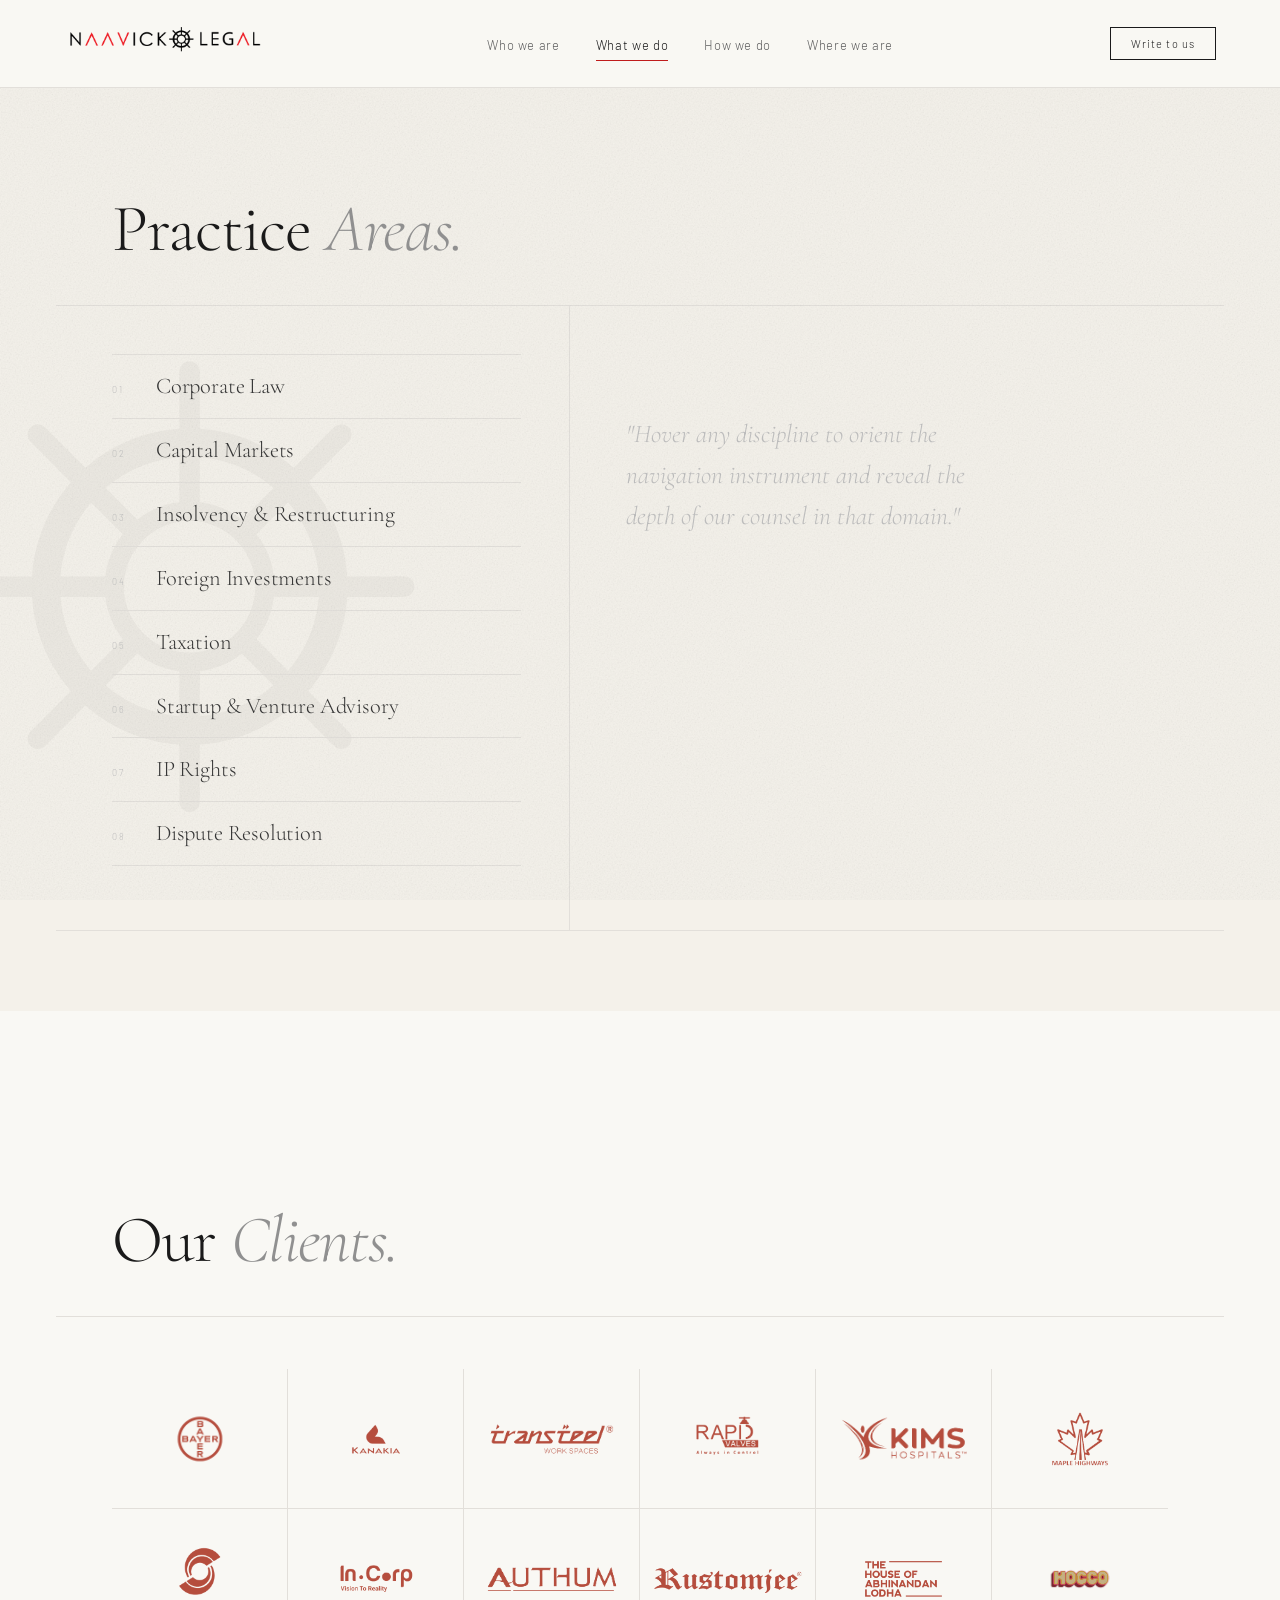
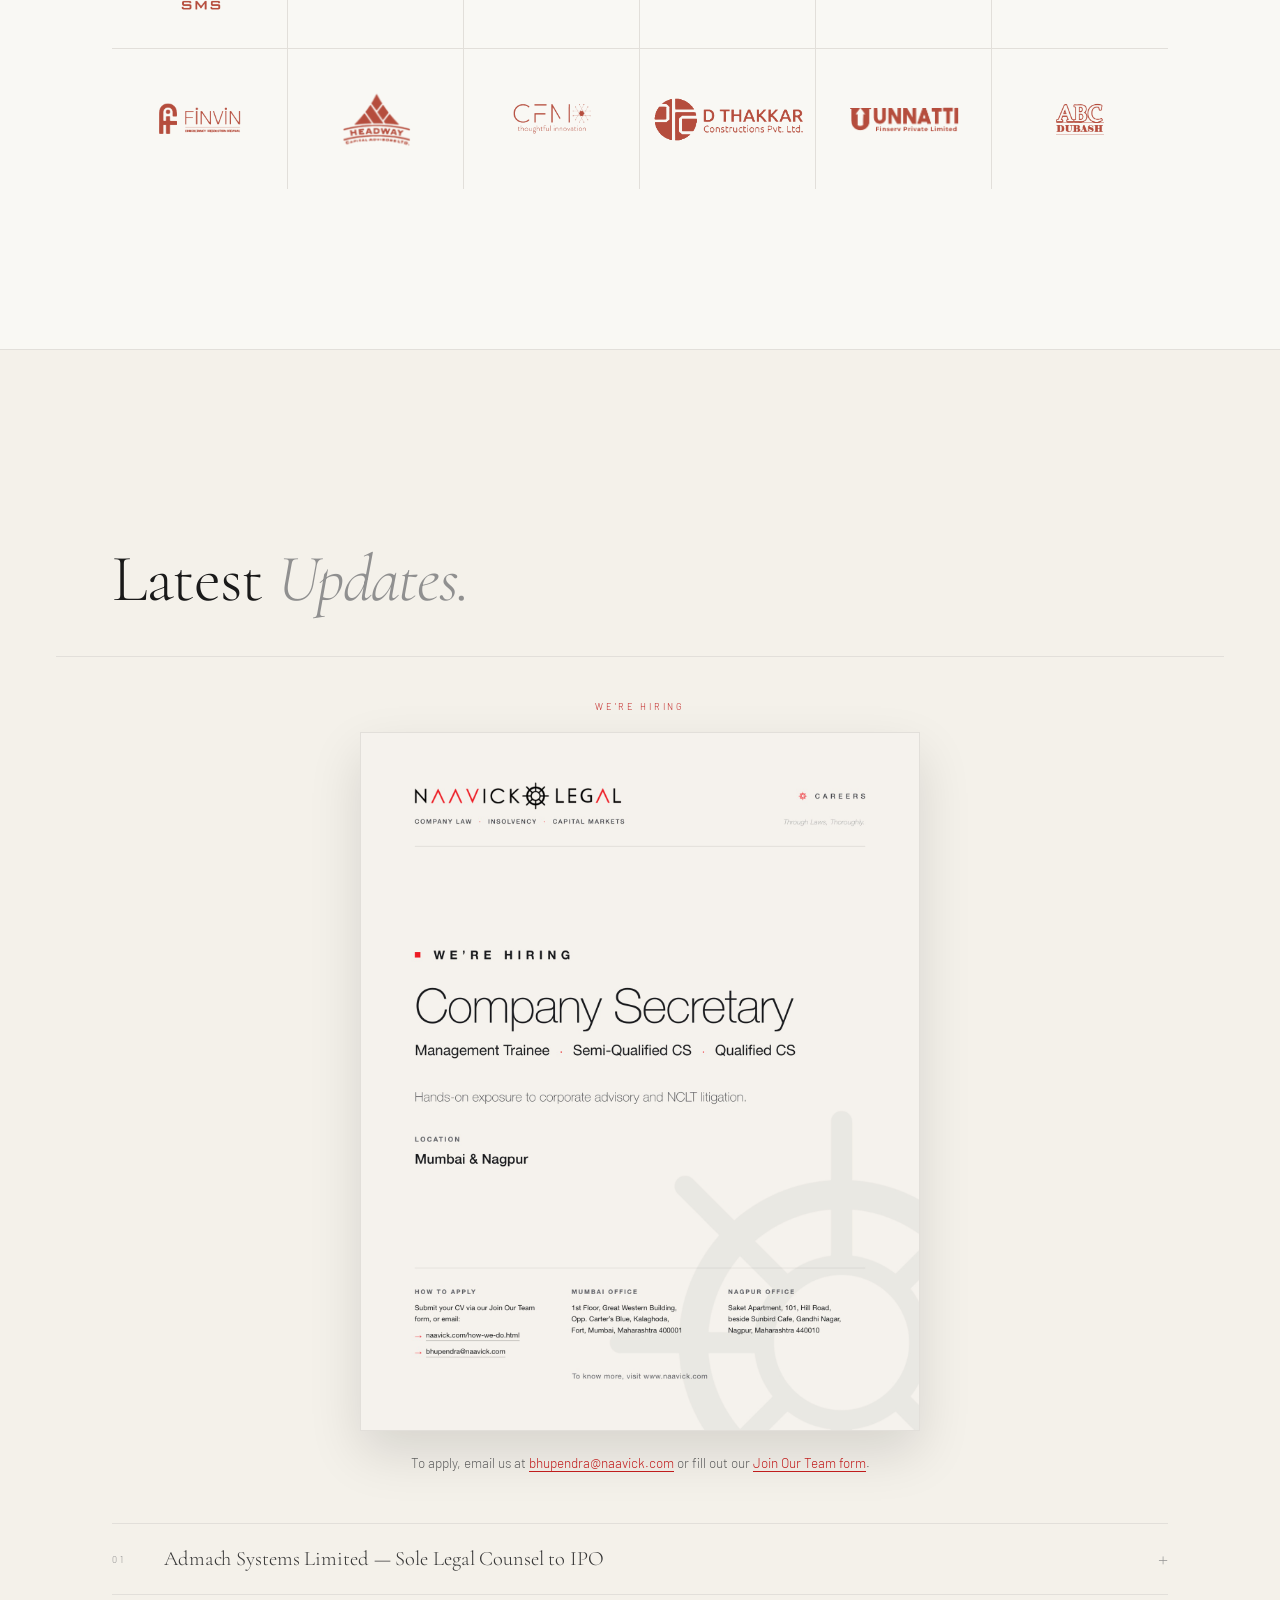
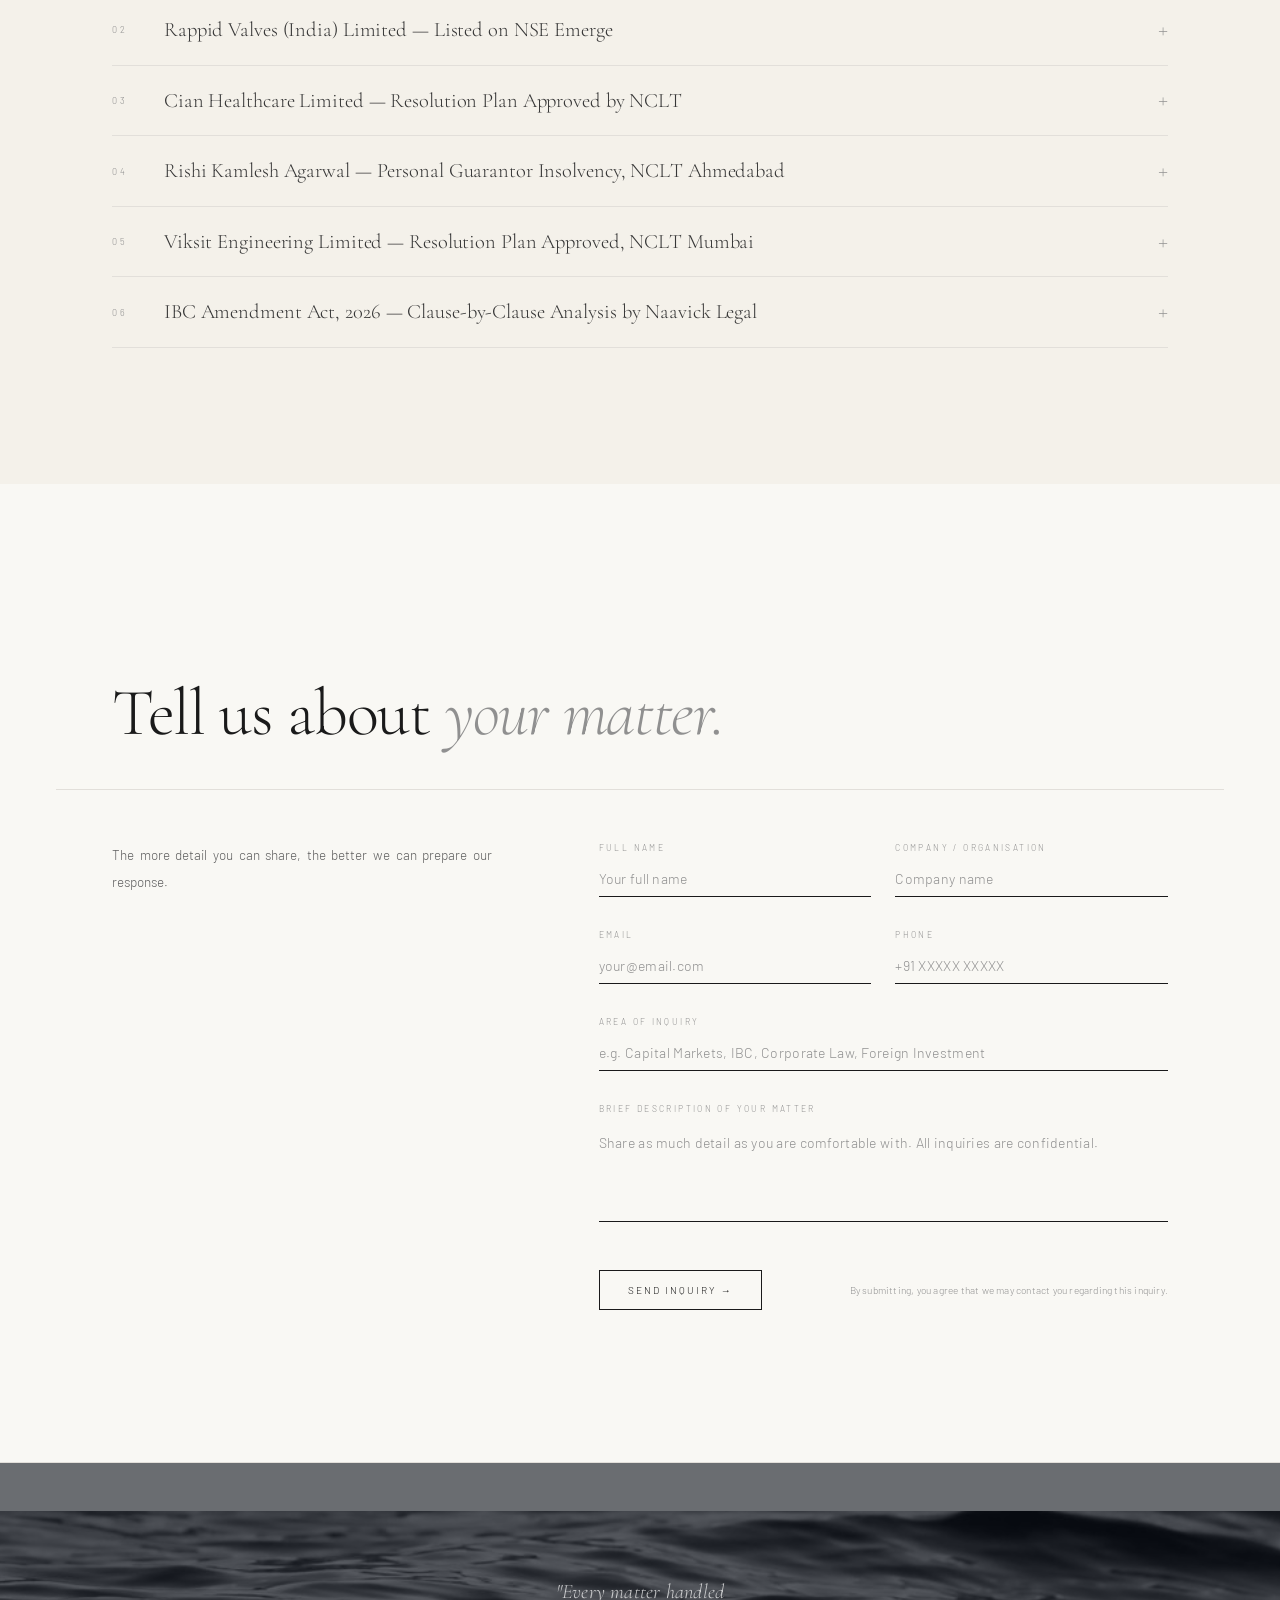
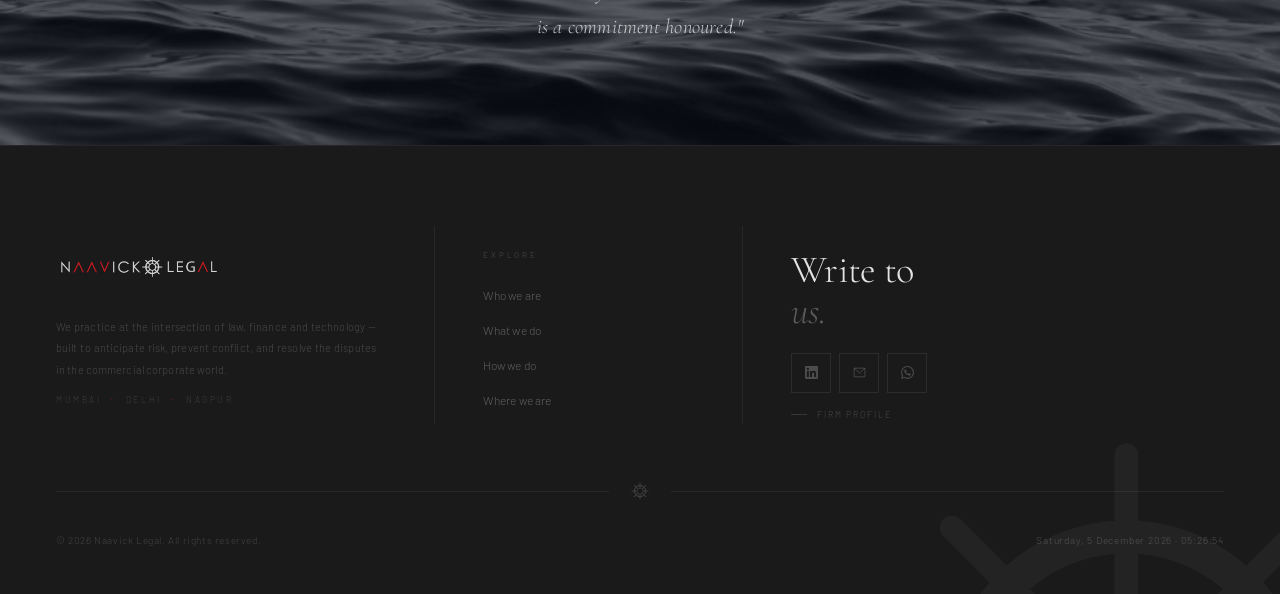
<file: what-we-do.html>
<!DOCTYPE html>
<html lang="en">
<head>
<meta charset="UTF-8">
<meta name="viewport" content="width=device-width, initial-scale=1.0, viewport-fit=cover">
<title>Practice Areas — Corporate Law, Capital Markets, Insolvency & More | Naavick Legal</title>
<meta name="description" content="Naavick Legal is hiring Company Secretaries in Mumbai & Nagpur — CS Management Trainee, Semi-Qualified CS and Qualified CS. CS placements with hands-on exposure to corporate advisory and NCLT litigation. Apply now. Also: corporate law, capital markets & insolvency practice areas.">
<meta name="keywords" content="CS placement Mumbai, CS placement Nagpur, CS trainee jobs Mumbai, CS trainee Nagpur, CS management trainee, Company Secretary jobs Mumbai, Company Secretary jobs Nagpur, semi-qualified CS jobs, qualified CS jobs, CS internship Mumbai, company secretary vacancy, CS placements India, hiring Company Secretary, corporate law India, capital markets lawyer, insolvency restructuring lawyer India, taxation lawyer Mumbai, dispute resolution India, startup legal advisory, IBC Amendment Act 2026">
<link rel="canonical" href="https://naavick.com/what-we-do.html">
<meta property="og:type" content="website">
<meta property="og:site_name" content="Naavick Legal">
<meta property="og:title" content="Practice Areas — Naavick Legal">
<meta property="og:description" content="Corporate Law, Capital Markets, Insolvency & Restructuring, Foreign Investments, Taxation, IP Rights and Dispute Resolution — full-service legal advisory across India.">
<meta property="og:url" content="https://naavick.com/what-we-do.html">
<meta property="og:image" content="https://naavick.com/Content/Brand%20Assets/logo1-black.png">
<meta name="twitter:card" content="summary_large_image">
<meta name="twitter:title" content="Practice Areas — Naavick Legal">
<meta name="twitter:description" content="Corporate Law, Capital Markets, Insolvency & Restructuring, Foreign Investments, Taxation, IP Rights and Dispute Resolution — full-service legal advisory across India.">
<meta name="twitter:image" content="https://naavick.com/Content/Brand%20Assets/logo1-black.png">
<meta name="robots" content="index, follow">
<script type="application/ld+json">
{
  "@context": "https://schema.org",
  "@type": "DigitalDocument",
  "name": "IBC Amendment Act 2026 — Clause-by-Clause Analysis",
  "headline": "Insolvency and Bankruptcy Code (Amendment) Act, 2026: A Clause-by-Clause Professional Analysis",
  "description": "Naavick Legal's comprehensive clause-by-clause analysis of the Insolvency and Bankruptcy Code (Amendment) Act, 2026 (Act No. 6 of 2026) — 72 clauses, Vidarbha overruled, Rainbow Papers reversed, CLRP, Group Insolvency, waterfall reform, decriminalisation and more.",
  "url": "https://naavick.com/Content/Latest%20Updates/IBC_Amendment_Act_2026_NAAVICK.pdf",
  "encodingFormat": "application/pdf",
  "author": {
    "@type": "Organization",
    "name": "Naavick Legal",
    "url": "https://naavick.com"
  },
  "publisher": {
    "@type": "Organization",
    "name": "Naavick Legal",
    "url": "https://naavick.com"
  },
  "datePublished": "2026-06-26",
  "inLanguage": "en-IN",
  "keywords": "IBC Amendment Act 2026, Insolvency Bankruptcy Code Amendment 2026, IBC 2026 analysis, CIRP amendments 2026, Vidarbha overruled IBC, Rainbow Papers reversed, CLRP IBC 2026, Group Insolvency India, IBC Amendment Act No 6 of 2026, insolvency law India 2026",
  "about": [
    {"@type": "Thing", "name": "Insolvency and Bankruptcy Code Amendment Act 2026"},
    {"@type": "Thing", "name": "Corporate Insolvency Resolution Process"},
    {"@type": "Thing", "name": "Insolvency Law India"}
  ],
  "isPartOf": {
    "@type": "WebPage",
    "url": "https://naavick.com/what-we-do.html",
    "name": "What We Do — Naavick Legal"
  }
}
</script>
<script type="application/ld+json">
{
  "@context": "https://schema.org",
  "@type": "BreadcrumbList",
  "itemListElement": [
    {"@type": "ListItem", "position": 1, "name": "Home", "item": "https://naavick.com/"},
    {"@type": "ListItem", "position": 2, "name": "What We Do", "item": "https://naavick.com/what-we-do.html"}
  ]
}
</script>
<!-- ── JOB POSTINGS: Google for Jobs (CS Trainee / Placement — Mumbai & Nagpur) ── -->
<script type="application/ld+json">
{
  "@context": "https://schema.org/",
  "@type": "JobPosting",
  "title": "CS Trainee — Company Secretary Management Trainee Jobs in Mumbai & Nagpur",
  "description": "<p>Naavick Legal is hiring a <strong>Company Secretary Management Trainee (CS Trainee)</strong> for its Mumbai and Nagpur offices. These are CS trainee openings / CS placements with hands-on exposure to corporate advisory and NCLT litigation.</p><ul><li>Assist on company law compliance, ROC/MCA filings and secretarial matters.</li><li>Support corporate advisory, capital markets and start-up ecosystem work.</li><li>Gain exposure to insolvency (IBC) proceedings and NCLT litigation.</li><li>Research-driven, mentorship-led training environment.</li></ul><p>Ideal for CS students, CS management trainees and freshers looking for Company Secretary trainee jobs, openings and placements in Mumbai or Nagpur.</p><p><strong>How to apply:</strong> Email your CV to bhupendra@naavick.com or apply via the Join Our Team form at https://naavick.com/how-we-do.html#careers</p>",
  "identifier": {"@type": "PropertyValue", "name": "Naavick Legal", "value": "NL-CS-MT-2026"},
  "datePosted": "2026-11-05",
  "validThrough": "2027-01-31T23:59",
  "employmentType": ["FULL_TIME", "INTERN"],
  "hiringOrganization": {"@type": "Organization", "name": "Naavick Legal", "sameAs": "https://naavick.com", "logo": "https://naavick.com/Content/Brand%20Assets/logo1-black.png"},
  "industry": "Legal Services",
  "occupationalCategory": "23-2011 Company Secretary / Paralegal",
  "educationRequirements": {"@type": "EducationalOccupationalCredential", "credentialCategory": "Pursuing Company Secretary (CS) course — ICSI Executive/Professional"},
  "experienceRequirements": {"@type": "OccupationalExperienceRequirements", "monthsOfExperience": 0},
  "qualifications": "CS students / CS management trainees / freshers pursuing the ICSI Company Secretary course. Based in or willing to work from Mumbai or Nagpur.",
  "responsibilities": "Secretarial compliance, ROC/MCA filings, corporate advisory support, and assisting on insolvency (IBC) and NCLT litigation matters.",
  "skills": "Company law, Companies Act 2013, secretarial compliance, ROC/MCA filings, corporate governance, drafting, legal research",
  "directApply": true,
  "jobLocation": [
    {"@type": "Place", "address": {"@type": "PostalAddress", "streetAddress": "1st Floor, Great Western Building, Opp. Carter's Blue, Kalaghoda, Fort", "addressLocality": "Mumbai", "addressRegion": "Maharashtra", "postalCode": "400001", "addressCountry": "IN"}},
    {"@type": "Place", "address": {"@type": "PostalAddress", "streetAddress": "Saket Apartment, 101, Hill Road, beside Sunbird Cafe, Gandhi Nagar", "addressLocality": "Nagpur", "addressRegion": "Maharashtra", "postalCode": "440010", "addressCountry": "IN"}}
  ]
}
</script>
<script type="application/ld+json">
{
  "@context": "https://schema.org/",
  "@type": "JobPosting",
  "title": "Semi-Qualified Company Secretary — Semi-Qualified CS Jobs in Mumbai & Nagpur",
  "description": "<p>Naavick Legal invites applications for a <strong>Semi-Qualified Company Secretary (Semi-Qualified CS)</strong> at its Mumbai and Nagpur offices. Semi-qualified CS openings / placements with direct partner mentorship.</p><ul><li>Handle secretarial compliance, drafting and MCA/ROC filings.</li><li>Work on corporate advisory, capital markets and start-up mandates.</li><li>Assist on insolvency (IBC) and NCLT litigation matters.</li><li>Depth-over-volume culture with hands-on exposure.</li></ul><p>A strong opportunity for semi-qualified CS candidates looking for Company Secretary jobs, openings and placements in Mumbai or Nagpur.</p><p><strong>How to apply:</strong> Email your CV to bhupendra@naavick.com or apply via the Join Our Team form at https://naavick.com/how-we-do.html#careers</p>",
  "identifier": {"@type": "PropertyValue", "name": "Naavick Legal", "value": "NL-CS-SQ-2026"},
  "datePosted": "2026-11-05",
  "validThrough": "2027-01-31T23:59",
  "employmentType": "FULL_TIME",
  "hiringOrganization": {"@type": "Organization", "name": "Naavick Legal", "sameAs": "https://naavick.com", "logo": "https://naavick.com/Content/Brand%20Assets/logo1-black.png"},
  "industry": "Legal Services",
  "occupationalCategory": "23-2011 Company Secretary / Paralegal",
  "educationRequirements": {"@type": "EducationalOccupationalCredential", "credentialCategory": "Semi-qualified Company Secretary — ICSI Executive passed, Professional pursuing"},
  "experienceRequirements": {"@type": "OccupationalExperienceRequirements", "monthsOfExperience": 0},
  "qualifications": "Semi-qualified Company Secretary (ICSI Executive cleared). Based in or willing to work from Mumbai or Nagpur.",
  "responsibilities": "Secretarial compliance, drafting, MCA/ROC filings, corporate advisory, and support on insolvency (IBC) and NCLT litigation matters.",
  "skills": "Company law, Companies Act 2013, secretarial compliance, ROC/MCA filings, drafting, capital markets, legal research",
  "directApply": true,
  "jobLocation": [
    {"@type": "Place", "address": {"@type": "PostalAddress", "streetAddress": "1st Floor, Great Western Building, Opp. Carter's Blue, Kalaghoda, Fort", "addressLocality": "Mumbai", "addressRegion": "Maharashtra", "postalCode": "400001", "addressCountry": "IN"}},
    {"@type": "Place", "address": {"@type": "PostalAddress", "streetAddress": "Saket Apartment, 101, Hill Road, beside Sunbird Cafe, Gandhi Nagar", "addressLocality": "Nagpur", "addressRegion": "Maharashtra", "postalCode": "440010", "addressCountry": "IN"}}
  ]
}
</script>
<script type="application/ld+json">
{
  "@context": "https://schema.org/",
  "@type": "JobPosting",
  "title": "Qualified Company Secretary — Qualified CS Jobs in Mumbai & Nagpur",
  "description": "<p>Naavick Legal is hiring a <strong>Qualified Company Secretary (Qualified CS)</strong> for its Mumbai and Nagpur offices. Qualified CS openings / placements for experienced professionals.</p><ul><li>Lead secretarial compliance and corporate governance advisory.</li><li>Advise on company law, capital markets and the start-up ecosystem.</li><li>Support insolvency (IBC) and NCLT litigation matters.</li><li>Authoritative corporate-law knowledge with practical command over execution.</li></ul><p>For qualified CS professionals looking for Company Secretary jobs, openings and placements in Mumbai or Nagpur.</p><p><strong>How to apply:</strong> Email your CV to bhupendra@naavick.com or apply via the Join Our Team form at https://naavick.com/how-we-do.html#careers</p>",
  "identifier": {"@type": "PropertyValue", "name": "Naavick Legal", "value": "NL-CS-Q-2026"},
  "datePosted": "2026-11-05",
  "validThrough": "2027-01-31T23:59",
  "employmentType": "FULL_TIME",
  "hiringOrganization": {"@type": "Organization", "name": "Naavick Legal", "sameAs": "https://naavick.com", "logo": "https://naavick.com/Content/Brand%20Assets/logo1-black.png"},
  "industry": "Legal Services",
  "occupationalCategory": "23-2011 Company Secretary / Paralegal",
  "educationRequirements": {"@type": "EducationalOccupationalCredential", "credentialCategory": "Qualified Company Secretary — ICSI Associate Member (ACS)"},
  "experienceRequirements": {"@type": "OccupationalExperienceRequirements", "monthsOfExperience": 12},
  "qualifications": "Qualified Company Secretary (ICSI member, ACS). Based in or willing to work from Mumbai or Nagpur.",
  "responsibilities": "Lead secretarial compliance, corporate governance advisory, company and securities law, and insolvency (IBC) / NCLT litigation matters.",
  "skills": "Company law, Companies Act 2013, SEBI / capital markets, corporate governance, secretarial audit, IBC, NCLT litigation, drafting",
  "directApply": true,
  "jobLocation": [
    {"@type": "Place", "address": {"@type": "PostalAddress", "streetAddress": "1st Floor, Great Western Building, Opp. Carter's Blue, Kalaghoda, Fort", "addressLocality": "Mumbai", "addressRegion": "Maharashtra", "postalCode": "400001", "addressCountry": "IN"}},
    {"@type": "Place", "address": {"@type": "PostalAddress", "streetAddress": "Saket Apartment, 101, Hill Road, beside Sunbird Cafe, Gandhi Nagar", "addressLocality": "Nagpur", "addressRegion": "Maharashtra", "postalCode": "440010", "addressCountry": "IN"}}
  ]
}
</script>
<link rel="preconnect" href="https://fonts.googleapis.com">
<link rel="preconnect" href="https://fonts.gstatic.com" crossorigin>
<link href="https://fonts.googleapis.com/css2?family=Cormorant+Garamond:ital,wght@0,300;0,400;0,500;1,300;1,400;1,500&family=Barlow:wght@300;400&display=swap" rel="stylesheet">
<link rel="stylesheet" href="style.css">
<style>
/* prevent any horizontal scroll flash on reload */
html { overflow-x: clip; }

/* ── SHARED CHAPTER LAYOUT (mirrors who-we-are.html) ── */
.chap-band{
  padding:112px 56px 40px;
  border-bottom:0.5px solid var(--mist);
  position:relative;
}
.chap-marker{
  font-size:9px;letter-spacing:0.44em;text-transform:uppercase;
  color:var(--crim);font-weight:400;
  display:flex;align-items:center;gap:14px;
  margin-bottom:32px;
}
.chap-marker::before{
  content:'';display:block;
  width:18px;height:0.5px;background:var(--crim);flex-shrink:0;
}
.chap-h{
  font-family:'Cormorant Garamond',serif;
  font-weight:300;font-size:clamp(42px,5.2vw,72px);
  color:var(--ch);line-height:1.1;letter-spacing:-0.02em;max-width:none;
}
.chap-h em{ font-style:italic;color:var(--st); }
.chap-body{
  padding:48px 56px 72px;
  border-bottom:0.5px solid var(--mist);
}
.chap-grid{
  display:grid;
  grid-template-columns:minmax(260px,1.05fr) minmax(260px,0.95fr);
  gap:56px;
  align-items:start;
}
.chap-right{
  border-left:0.5px solid var(--mist);
  padding-left:48px;
  position:relative;
}

/* ── PRACTICE NAVIGATION SYSTEM ── */
.pn-wrap{
  flex:1;display:grid;
  grid-template-columns:44% 56%;
  border-bottom:0.5px solid var(--mist);
}
.pn-left{
  position:relative;
  padding:48px 0 64px 56px;
  border-right:0.5px solid var(--mist);
}
.pn-wheel-wrap{
  position:absolute;
  top:280px;left:-18%;
  transform:translateY(-50%);
  width:88%;
  pointer-events:none;z-index:0;
}
.pn-wheel-img{
  width:100%;height:auto;display:block;
  opacity:0.035;
  transform-origin:center center;
  transition:transform 1200ms cubic-bezier(0.25,0,0.1,1),
             opacity 900ms cubic-bezier(0.25,0.46,0.45,0.94);
}
.pn-list{
  position:relative;z-index:1;
  display:flex;flex-direction:column;
  padding-right:48px;
}
.pn-item{
  display:grid;grid-template-columns:44px 1fr;
  align-items:baseline;
  padding:18px 0;
  border-bottom:0.5px solid var(--mist);
  cursor:pointer;
  transition:opacity 380ms cubic-bezier(0.25,0.46,0.45,0.94);
}
.pn-item:first-child{border-top:0.5px solid var(--mist);}
.pn-n{
  font-family:'Barlow',sans-serif;
  font-size:9px;font-weight:300;color:var(--sv);
  letter-spacing:0.2em;padding-top:3px;
  transition:color 380ms cubic-bezier(0.25,0.46,0.45,0.94);
}
.pn-t{
  font-family:'Cormorant Garamond',serif;
  font-weight:300;font-size:clamp(17px,1.75vw,24px);
  color:var(--sl);letter-spacing:-0.008em;line-height:1.2;
  transition:color 380ms cubic-bezier(0.25,0.46,0.45,0.94);
}
.pn-item.active .pn-t{color:var(--ch);}
.pn-item.active .pn-n{color:var(--crim);}
.pn-list:has(.pn-item:hover) .pn-item:not(:hover){opacity:0.2;}
.pn-list:has(.pn-item:hover) .pn-item:hover{opacity:1;}

.pn-detail{
  position:sticky;top:112px;
  min-height:480px;
  display:flex;align-items:flex-start;
}
.detail-panel{display:none;flex-direction:column;width:100%;}
.detail-panel.active{
  display:flex;
  animation:detailReveal 460ms cubic-bezier(0.16,1,0.3,1) forwards;
}
@keyframes detailReveal{
  from{opacity:0;transform:translateY(10px)}
  to{opacity:1;transform:translateY(0)}
}
.dp-index{
  font-family:'Barlow',sans-serif;
  font-size:8px;letter-spacing:0.36em;text-transform:uppercase;
  color:var(--crim);font-weight:300;
  margin-bottom:20px;
  display:flex;align-items:center;gap:12px;
}
.dp-index::before{
  content:'';display:block;
  width:20px;height:0.5px;background:var(--crim);flex-shrink:0;
}
.dp-num{
  font-family:'Cormorant Garamond',serif;
  font-weight:300;font-size:clamp(48px,6vw,72px);
  color:var(--mist);line-height:0.88;letter-spacing:-0.04em;
  margin-bottom:10px;user-select:none;
}
.dp-title{
  font-family:'Cormorant Garamond',serif;
  font-weight:300;font-style:italic;
  font-size:clamp(24px,2.8vw,36px);
  color:var(--ch);line-height:1.1;letter-spacing:-0.012em;
  margin-bottom:16px;
}
.dp-rule{width:24px;height:0.5px;background:var(--crim);margin-bottom:18px;}
.dp-desc{
  font-size:14px;color:var(--sl);
  line-height:1.85;font-weight:300;
  margin-bottom:20px;text-align:justify;
}
.dp-services-label{
  font-size:7.5px;letter-spacing:0.36em;text-transform:uppercase;
  color:var(--sv);font-weight:300;margin-bottom:8px;
}
.dp-service{
  font-size:13.5px;color:var(--ch);font-weight:300;
  padding:8px 0;border-bottom:0.5px solid var(--mist);
  display:flex;gap:12px;align-items:center;
}
.dp-service::before{
  content:'';width:2px;height:2px;
  background:var(--crim);border-radius:50%;flex-shrink:0;
}
.dp-default{
  font-family:'Cormorant Garamond',serif;
  font-weight:300;font-style:italic;
  font-size:clamp(19px,2vw,27px);color:var(--sv);
  line-height:1.6;max-width:360px;padding-top:56px;
}

/* ── LATEST UPDATES ACCORDION ── */
.acc-list{ border-top:0.5px solid var(--mist); }
.acc-item{ border-bottom:0.5px solid var(--mist);overflow:hidden; }
.acc-header{
  display:grid;grid-template-columns:52px 1fr 36px;
  align-items:center;padding:22px 0;
  cursor:pointer;user-select:none;
}
.acc-num{
  font-family:'Barlow',sans-serif;font-size:9px;
  letter-spacing:0.32em;color:var(--st);font-weight:300;
  transition:color 0.3s cubic-bezier(0.25,0.46,0.45,0.94);
}
.acc-item.open .acc-num{ color:var(--crim); }
.acc-title{
  font-family:'Cormorant Garamond',serif;
  font-weight:300;font-size:clamp(16px,1.6vw,22px);
  color:var(--sl);letter-spacing:-0.005em;line-height:1.25;
  transition:color 0.3s cubic-bezier(0.25,0.46,0.45,0.94);
}
.acc-header:hover .acc-title{ color:var(--ch); }
.acc-item.open .acc-title{ color:var(--ch); }
.acc-icon{
  font-size:20px;font-weight:200;color:var(--st);
  line-height:1;text-align:right;
  transition:transform 0.42s cubic-bezier(0.25,0.46,0.45,0.94),color 0.3s cubic-bezier(0.25,0.46,0.45,0.94);
}
.acc-item.open .acc-icon{ transform:rotate(45deg);color:var(--crim); }
.acc-body{
  max-height:0;overflow:hidden;
  transition:max-height 0.55s cubic-bezier(0.16,1,0.3,1);
}
.acc-content{
  display:grid;grid-template-columns:1fr 340px;
  gap:52px;align-items:start;
  padding:4px 0 44px 52px;
}
.acc-rule{ width:18px;height:0.5px;background:var(--crim);margin-bottom:18px; }
.acc-text{
  font-size:13px;color:var(--mid);
  line-height:1.9;font-weight:300;text-align:justify;
}
.acc-read-link{
  display:inline-block;
  margin-top:20px;
  font-size:11px;letter-spacing:0.15em;text-transform:uppercase;
  color:var(--ch);background:transparent;
  border:0.5px solid var(--ch);
  padding:10px 20px;text-decoration:none;
  transition:background .25s,color .25s;
}
.acc-read-link:hover{background:var(--ch);color:var(--ww);}
.pub-banner{
  border-left:2px solid var(--crim);
  padding:18px 24px;
  background:rgba(192,28,28,0.04);
  margin-bottom:36px;
}
.pub-badge{
  display:inline-block;
  font-size:9px;letter-spacing:0.3em;text-transform:uppercase;
  color:var(--crim);margin-bottom:10px;
}
.pub-text{
  font-size:13px;color:var(--mid);line-height:1.85;font-weight:300;
}
.pub-text strong{font-weight:400;color:var(--ch);}
.pub-text em{font-style:italic;}
.acc-media img{
  width:100%;display:block;object-fit:cover;
  height:220px;border:0.5px solid var(--mist);
}
.acc-collage{
  display:grid;grid-template-columns:1fr 1fr;gap:3px;
}
.acc-collage img{ height:140px;width:100%;object-fit:cover;display:block; }

/* ── CLIENTELE GRID ── */
.cl-section{background:var(--ww);border-bottom:0.5px solid var(--mist);overflow:hidden;}
.cl-grid{
  display:grid;
  grid-template-columns:repeat(6,1fr);
  grid-auto-rows:140px;
  gap:0;
}
.cl-cell{
  display:flex;align-items:center;justify-content:center;
  padding:0 20px;
  min-width:0;
  border-right:0.5px solid var(--mist);
  border-bottom:0.5px solid var(--mist);
}
/* no right border on last column */
.cl-cell:nth-child(6n){ border-right:none; }
/* no bottom border on last row */
.cl-cell:nth-last-child(-n+6){ border-bottom:none; }
.cl-logo{
  max-height:72px;max-width:150px;
  width:auto;height:auto;display:block;
  filter:brightness(0) saturate(100%) invert(18%) sepia(95%) saturate(1400%) hue-rotate(343deg) brightness(1.05) contrast(1.1);
  opacity:0.8;
  transition:opacity 0.36s cubic-bezier(0.25,0.46,0.45,0.94), filter 0.36s cubic-bezier(0.25,0.46,0.45,0.94);
}
.cl-cell:hover .cl-logo{
  opacity:1;
  filter:none;
}
.cl-logo-lg{ max-height:96px; max-width:180px; }
.cl-logo-sm{ max-height:36px; max-width:110px; }
.cl-logo-multiply{
  mix-blend-mode:multiply;
  filter:sepia(1) saturate(8) hue-rotate(315deg) brightness(0.72) contrast(1.2);
  opacity:0.9;
}
.cl-cell:hover .cl-logo-multiply{ filter:none; mix-blend-mode:normal; opacity:1; }

/* ───── CONTACT FORM ───── */
.form-section{
  min-height:100vh;
  display:flex;flex-direction:column;
  background:var(--ww);
  border-bottom:0.5px solid var(--mist);
}
.form-body{
  flex:1;padding:52px 56px 72px;
}
.form-grid{
  display:grid;grid-template-columns:1fr 1.4fr;gap:80px;
  align-items:start;
}
.fl-detail{
  font-size:13.5px;color:var(--mid);line-height:1.95;
  font-weight:300;max-width:380px;margin-bottom:32px;text-align:justify;
}
.fl-note{
  border-top:0.5px solid var(--mist);padding-top:24px;
  font-size:11.5px;color:var(--st);line-height:1.85;font-weight:300;
}
.fl-note strong{
  display:block;font-family:'Cormorant Garamond',serif;
  font-weight:400;font-style:italic;font-size:15px;color:var(--sl);
  margin-bottom:8px;
}
.contact-form{
  display:grid;grid-template-columns:1fr 1fr;gap:32px 24px;
}
.cf-field{display:flex;flex-direction:column}
.cf-field.full{grid-column:1/-1}
.cf-label{
  font-size:8.5px;letter-spacing:0.28em;text-transform:uppercase;
  color:var(--st);font-weight:300;margin-bottom:8px;
}
.cf-input,.cf-textarea{
  background:transparent;
  border:none;border-bottom:0.5px solid var(--ch);
  color:var(--ch);
  font-family:'Barlow',sans-serif;font-weight:300;font-size:14px;
  padding:9px 0;outline:none;
  transition:border-color .28s cubic-bezier(0.25,0.46,0.45,0.94);letter-spacing:0.02em;
}
.cf-input::placeholder,.cf-textarea::placeholder{color:var(--st)}
.cf-input:focus,.cf-textarea:focus{border-bottom-color:var(--crim)}
.cf-textarea{resize:none;height:100px;line-height:1.7}
.cf-submit-row{
  grid-column:1/-1;
  display:flex;justify-content:space-between;align-items:center;
  margin-top:16px;flex-wrap:wrap;gap:14px;
}
.cf-submit{
  font-size:10px;letter-spacing:0.2em;text-transform:uppercase;
  color:var(--ch);background:transparent;
  border:0.5px solid var(--ch);padding:13px 28px;cursor:pointer;
  font-family:'Barlow',sans-serif;font-weight:300;
  transition:background .3s cubic-bezier(0.25,0.46,0.45,0.94),color .3s cubic-bezier(0.25,0.46,0.45,0.94);
}
.cf-submit:hover{background:var(--ch);color:var(--ww)}
.cf-privacy{
  font-size:10px;color:var(--st);font-weight:300;line-height:1.8;
  letter-spacing:0.02em;
}
/* ── RESPONSIVE ── */
@media(max-width:960px){
  .chap-band{padding:72px 28px 32px;}
  .chap-body{padding:36px 28px 48px;}
  .chap-grid{grid-template-columns:1fr;gap:36px;}
  .chap-right{border-left:none;padding-left:0;}
  .pn-list{padding-right:0;}
  .pn-list:has(.pn-item:hover) .pn-item:not(:hover){opacity:1;}
  .pn-wrap{grid-template-columns:1fr;}
  .pn-left{padding:32px 28px 40px;border-right:none;border-bottom:0.5px solid var(--mist);}
  .pn-detail{position:static;min-height:auto;margin-top:32px;}
  .pn-wheel-wrap{display:none;}
  .detail-panel.mobile-show{display:flex;}
  .cl-grid{grid-template-columns:repeat(3,1fr);}
  .cl-cell:nth-child(6n){border-right:0.5px solid var(--mist);}
  .cl-cell:nth-child(3n){border-right:none;}
  .cl-cell:nth-last-child(-n+6){border-bottom:0.5px solid var(--mist);}
  .cl-cell:nth-last-child(-n+3){border-bottom:none;}
  .form-section{min-height:auto;}
  .form-body{flex:none;padding:32px 28px 48px;}
  .form-grid{grid-template-columns:1fr;gap:32px;}
  .contact-form{grid-template-columns:1fr;}
  .acc-content{grid-template-columns:1fr;gap:28px;}
  .acc-media img{height:180px;}
}
@media(max-width:600px){
  .pn-t{font-size:17px;}
  .cl-grid{grid-template-columns:repeat(3,1fr);grid-auto-rows:80px;}
  .cl-cell{padding:0 6px;}
  .cl-logo,.cl-logo-lg,.cl-logo-sm{max-width:100%;max-height:32px;}
  .cl-logo-multiply{max-width:100%;}
  .acc-content{padding-left:0;}
  .acc-header{grid-template-columns:40px 1fr 32px;padding:16px 0;}
  .acc-collage img{height:80px;}
  .pn-left{padding:28px 20px 32px;}
  .chap-band{padding:56px 20px 28px;}
  .chap-body{padding:28px 20px 52px;}
  .form-section .chap-band{padding-top:32px;}
  .form-body{padding:28px 20px 40px;}
  .fl-detail{font-size:13px;line-height:1.88;margin-bottom:24px;}
  .cf-textarea{height:90px;}
}
/* ── PULL-QUOTE CLOSING ── */
.pull-close{position:relative;overflow:hidden;padding:112px 56px 100px;text-align:center;display:flex;align-items:center;justify-content:center;}
.pull-close-water{position:absolute;left:0;right:0;top:-40%;height:180%;pointer-events:none;will-change:transform;overflow:hidden;}
@keyframes waterDrift{0%{transform:translate(0%,0%);}25%{transform:translate(-5%,-3%);}50%{transform:translate(-8%,-1%);}75%{transform:translate(-4%,-4%);}100%{transform:translate(0%,0%);}}
.pull-close-water-inner{position:absolute;inset:-12%;background:url('Content/Global%20Images/water texture.jpg') center center/cover no-repeat;will-change:transform;animation:waterDrift 52s ease-in-out infinite;filter:grayscale(100%);}
.pull-close::after{content:'';position:absolute;inset:0;pointer-events:none;z-index:1;background:rgba(4,10,20,0.58);}
.pull-close-inner{position:relative;z-index:2;}
.pull-close-quote{font-family:'Cormorant Garamond',serif;font-style:italic;font-weight:300;font-size:clamp(16px,1.6vw,22px);color:rgba(255,255,255,0.72);line-height:1.7;letter-spacing:0.01em;max-width:560px;margin:0 auto;}
@media(max-width:960px){.pull-close{padding:36px 28px 32px;}.pull-close-quote{font-size:clamp(18px,5.5vw,30px);}}
@media(max-width:600px){
  .pull-close{padding:52px 20px 48px;min-height:280px;}
  .pull-close-water{top:-100%;height:300%;}
  .pull-close-water-inner{inset:-18%;background-size:130% auto;}
  .pull-close-quote{font-size:clamp(15px,4.5vw,20px);line-height:1.72;}
}
</style>
</head>
<body>

<!-- NAV -->
<nav class="site-nav light" id="siteNav">
  <a href="index.html" class="nav-logo">
    <img class="nav-logo-img nav-logo-white" src="Content/Brand Assets/logo1-white.png" alt="Naavick Legal">
    <img class="nav-logo-img nav-logo-black" src="Content/Brand Assets/logo1-black.png" alt="Naavick Legal">
  </a>
  <ul class="nav-links">
    <li><a href="who-we-are.html">Who we are</a></li>
    <li><a href="what-we-do.html" class="active">What we do</a></li>
    <li><a href="how-we-do.html">How we do</a></li>
    <li><a href="where-we-are.html">Where we are</a></li>
  </ul>
  <a href="mailto:contact@naavick.com" class="nav-cta">Write to us</a>
  <div class="nav-mobile-btn" onclick="openMenu()"><span></span><span></span></div>
</nav>

<!-- MOBILE MENU -->
<div class="mobile-menu" id="mobileMenu">
  <div class="mobile-close" onclick="closeMenu()">Close ✕</div>
  <ul class="mobile-nav-links">
    <li><a href="who-we-are.html">Who we are</a></li>
    <li><a href="what-we-do.html">What we do</a></li>
    <li><a href="how-we-do.html">How we do</a></li>
    <li><a href="where-we-are.html">Where we are</a></li>
  </ul>
  <div class="mobile-nav-contact">
    office@naavick.com<br>+91 730 698 6335<br>Mumbai · Delhi · Nagpur
  </div>
</div>

<!-- ═══════════════════════════════════════════
     SECTION 1 — PRACTICE AREAS
     ═══════════════════════════════════════════ -->
<section style="min-height:100vh;display:flex;flex-direction:column;background:var(--iv);">

  <div class="chap-band">
    <h1 class="chap-h reveal">Practice <em>Areas.</em></h1>
  </div>

  <div class="pn-wrap">

    <!-- LEFT: practice list with ghost wheel -->
    <div class="pn-left">
      <div class="pn-wheel-wrap" aria-hidden="true">
        <img id="practiceWheelImg" class="pn-wheel-img"
             src="Content/Brand Assets/wheel-element-1.png" alt="">
      </div>
      <div class="pn-list" id="practiceList">
        <div class="pn-item" data-target="p1" data-angle="0">
          <span class="pn-n">01</span><span class="pn-t">Corporate Law</span>
        </div>
        <div class="pn-item" data-target="p2" data-angle="5">
          <span class="pn-n">02</span><span class="pn-t">Capital Markets</span>
        </div>
        <div class="pn-item" data-target="p3" data-angle="10">
          <span class="pn-n">03</span><span class="pn-t">Insolvency & Restructuring</span>
        </div>
        <div class="pn-item" data-target="p4" data-angle="15">
          <span class="pn-n">04</span><span class="pn-t">Foreign Investments</span>
        </div>
        <div class="pn-item" data-target="p5" data-angle="20">
          <span class="pn-n">05</span><span class="pn-t">Taxation</span>
        </div>
        <div class="pn-item" data-target="p6" data-angle="25">
          <span class="pn-n">06</span><span class="pn-t">Startup & Venture Advisory</span>
        </div>
        <div class="pn-item" data-target="p7" data-angle="30">
          <span class="pn-n">07</span><span class="pn-t">IP Rights</span>
        </div>
        <div class="pn-item" data-target="p8" data-angle="35">
          <span class="pn-n">08</span><span class="pn-t">Dispute Resolution</span>
        </div>
      </div>
    </div>

    <!-- RIGHT: detail panel -->
    <div class="pn-detail" id="practiceDetail" style="padding:52px 56px;">

      <div class="detail-panel active" id="default-panel">
        <p class="dp-default">"Hover any discipline to orient the navigation instrument and reveal the depth of our counsel in that domain."</p>
      </div>

      <div class="detail-panel" id="p1">
        <div class="dp-num">01</div>
        <h2 class="dp-title">Corporate Law</h2>
        <div class="dp-rule"></div>
        <p class="dp-desc">We provide end-to-end corporate advisory and compliance solutions to businesses at every stage of their lifecycle—from incorporation to restructuring, expansion, and eventual winding-up or strike-off. Our team assists organisations in navigating complex regulatory requirements while ensuring robust corporate governance and compliance with applicable corporate laws.</p>
        <div class="dp-services-label">Scope of work</div>
        <div class="dp-service">Company incorporation and business setup</div>
        <div class="dp-service">Board and shareholder advisory</div>
        <div class="dp-service">Drafting and advising on resolutions and agreements</div>
        <div class="dp-service">Due diligence and compliance audits</div>
        <div class="dp-service">Corporate governance advisory</div>
        <div class="dp-service">Capital restructuring, mergers, acquisitions, and other strategic transactions</div>
        <div class="dp-service">Winding-up and strike-off procedures</div>
      </div>

      <div class="detail-panel" id="p2">
        <div class="dp-num">02</div>
        <h2 class="dp-title">Capital Markets</h2>
        <div class="dp-rule"></div>
        <p class="dp-desc">We advise issuers, promoters, investors, intermediaries, and financial institutions on a wide spectrum of capital market. Combining commercial insight with deep regulatory expertise, we deliver strategic, compliant, and transaction-driven solutions across the entire capital markets lifecycle.</p>
        <div class="dp-services-label">Scope of work</div>
        <div class="dp-service">Legal due diligence</div>
        <div class="dp-service">Offer documents & transaction documentation</div>
        <div class="dp-service">SEBI & stock exchange compliances</div>
        <div class="dp-service">Corporate governance</div>
        <div class="dp-service">Alternative Investment Funds (AIF) – incorporation, registration & ongoing compliance</div>
        <div class="dp-service">Portfolio Management Services (PMS) – registration & compliance</div>
        <div class="dp-service">Corporate & commercial advisory</div>
        <div class="dp-service">Promoter, selling shareholder & investor advisory</div>
      </div>

      <div class="detail-panel" id="p3">
        <div class="dp-num">03</div>
        <h2 class="dp-title">Insolvency & Restructuring</h2>
        <div class="dp-rule"></div>
        <p class="dp-desc">We advise creditors, corporate debtors, resolution professionals, investors, and other stakeholders across the full spectrum of insolvency and restructuring matters. Combining deep legal expertise with commercial acumen, we deliver strategic, practical, and outcome-oriented solutions under the Insolvency and Bankruptcy Code, 2016, ensuring seamless representation through every stage of the insolvency process.</p>
        <div class="dp-services-label">Scope of work</div>
        <div class="dp-service">Initiation and representation in insolvency proceedings under Sections 7, 9, and 10 of the IBC</div>
        <div class="dp-service">Strategic advisory and comprehensive legal support to Resolution Professionals</div>
        <div class="dp-service">Advisory on avoidance transactions</div>
        <div class="dp-service">Legal review, due diligence, and advisory and drafting of resolution plans</div>
        <div class="dp-service">Assistance with post-approval implementation and regulatory compliances of the Resolution Plan</div>
        <div class="dp-service">End-to-end advisory and representation in personal insolvency and bankruptcy matters</div>
        <div class="dp-service">Comprehensive legal support in voluntary and compulsory liquidation proceedings</div>
      </div>

      <div class="detail-panel" id="p4">
        <div class="dp-num">04</div>
        <h2 class="dp-title">Foreign Investments</h2>
        <div class="dp-rule"></div>
        <p class="dp-desc">We advise domestic and international clients on the legal and regulatory aspects of foreign investment in India. Our team provides commercially driven, end-to-end legal support across inbound and outbound investments, helping businesses navigate the evolving foreign exchange and investment regime with confidence and regulatory certainty.</p>
        <div class="dp-services-label">Scope of work</div>
        <div class="dp-service">Advisory on FDI under the applicable sectoral policies and regulatory framework</div>
        <div class="dp-service">Advisory on the FEMA and allied regulations</div>
        <div class="dp-service">Assistance with RBI approvals, reporting, and ongoing compliance</div>
        <div class="dp-service">Legal support for cross-border joint ventures, strategic alliances, and collaborations</div>
        <div class="dp-service">Advisory on foreign investment in startups and emerging businesses</div>
        <div class="dp-service">Share subscription, share purchase, and shareholders' agreements involving foreign investors</div>
        <div class="dp-service">Due diligence and transaction support for foreign investors and Indian investee companies</div>
      </div>

      <div class="detail-panel" id="p5">
        <div class="dp-num">05</div>
        <h2 class="dp-title">Taxation</h2>
        <div class="dp-rule"></div>
        <p class="dp-desc">We provide practical and commercially focused tax advisory to businesses, promoters, and individuals, assisting them in navigating India's evolving tax landscape. Our team offers strategic guidance on direct and indirect taxation, ensuring regulatory compliance while supporting efficient business operations and transactions.</p>
        <div class="dp-services-label">Scope of work</div>
        <div class="dp-service">Advisory on direct and indirect tax laws</div>
        <div class="dp-service">GST advisory and compliance</div>
        <div class="dp-service">Income tax advisory and regulatory compliance</div>
        <div class="dp-service">Tax structuring for corporate and commercial transactions</div>
        <div class="dp-service">Representation before tax authorities and appellate forums</div>
        <div class="dp-service">Tax implications of mergers, acquisitions, and business restructuring</div>
        <div class="dp-service">General tax advisory for businesses, promoters, and high-net-worth individuals</div>
      </div>

      <div class="detail-panel" id="p6">
        <div class="dp-num">06</div>
        <h2 class="dp-title">Startup & Venture Advisory</h2>
        <div class="dp-rule"></div>
        <p class="dp-desc">We partner with startups, founders, investors, and emerging businesses at every stage of their growth journey. Combining legal expertise with commercial insight, we provide strategic and practical advice on business structuring, fundraising, governance, regulatory compliance, and scaling, enabling ventures to build resilient and investment-ready businesses.</p>
        <div class="dp-services-label">Scope of work</div>
        <div class="dp-service">Business structuring and entity incorporation</div>
        <div class="dp-service">Founder agreements, shareholders' agreements, and ESOP advisory</div>
        <div class="dp-service">Seed, angel, venture capital, and private equity investment transactions</div>
        <div class="dp-service">Term sheet review, investment documentation, and transaction support</div>
        <div class="dp-service">Employment and consultancy documentation</div>
        <div class="dp-service">Legal due diligence and compliance health checks</div>
        <div class="dp-service">Advisory on exits, acquisitions, and business restructuring</div>
      </div>

      <div class="detail-panel" id="p7">
        <div class="dp-num">07</div>
        <h2 class="dp-title">IP Rights</h2>
        <div class="dp-rule"></div>
        <p class="dp-desc">We assist businesses, innovators, entrepreneurs, and creators in protecting, managing, and commercialising their intellectual property. Our team provides strategic legal and regulatory advice across the entire lifecycle of intellectual assets, helping clients safeguard their innovations, brands, and creative works while maximising their commercial value.</p>
        <div class="dp-services-label">Scope of work</div>
        <div class="dp-service">Trademark, copyright, patent, and design advisory</div>
        <div class="dp-service">Filing, prosecution, registration, and portfolio management of intellectual property</div>
        <div class="dp-service">Brand protection and enforcement strategies</div>
        <div class="dp-service">IP due diligence for investments, mergers, acquisitions, and commercial transactions</div>
        <div class="dp-service">Drafting and negotiation of technology transfer and licensing agreements</div>
        <div class="dp-service">Representation in intellectual property disputes and enforcement proceedings</div>
        <div class="dp-service">Domain name protection and dispute resolution</div>
      </div>

      <div class="detail-panel" id="p8">
        <div class="dp-num">08</div>
        <h2 class="dp-title">Dispute Resolution</h2>
        <div class="dp-rule"></div>
        <p class="dp-desc">We represent clients across a broad spectrum of commercial and civil disputes, delivering strategic, solution-oriented, and commercially driven legal representation. Our team combines strong advocacy with practical insight to safeguard our clients' interests through negotiation, arbitration, mediation, and litigation before judicial and quasi-judicial forums.</p>
        <div class="dp-services-label">Scope of work</div>
        <div class="dp-service">Commercial and contractual disputes</div>
        <div class="dp-service">Civil litigation and recovery proceedings</div>
        <div class="dp-service">Arbitration and alternative dispute resolution</div>
        <div class="dp-service">Mediation and negotiated settlements</div>
        <div class="dp-service">Representation before the High Courts, District Courts, Tribunals, and other judicial and regulatory authorities</div>
        <div class="dp-service">Company law and shareholder disputes</div>
        <div class="dp-service">Execution of decrees, awards, and settlement agreements</div>
      </div>

    </div>
  </div>

</section>

<!-- ═══════════════════════════════════════════
     SECTION 2 — CLIENTELE
     ═══════════════════════════════════════════ -->
<section class="cl-section">
  <div class="chap-band">
    <h2 class="chap-h reveal">Our <em>Clients.</em></h2>
  </div>
  <div style="padding:52px 56px 80px;">
  <div class="cl-grid">
    <div class="cl-cell"><img class="cl-logo" src="Client Logos/Bayer.png" alt="Bayer"></div>
    <div class="cl-cell"><img class="cl-logo cl-logo-lg" src="Client Logos/Kanakia.png" alt="Kanakia"></div>
    <div class="cl-cell"><img class="cl-logo" src="Client Logos/Transteel.png" alt="Transteel"></div>
    <div class="cl-cell"><img class="cl-logo" src="Client Logos/Rappid.png" alt="Rappid"></div>
    <div class="cl-cell"><img class="cl-logo" src="Client Logos/Kims.png" alt="KIMS"></div>
    <div class="cl-cell"><img class="cl-logo cl-logo-lg" src="Client Logos/Maple Heights.png" alt="Maple Heights"></div>
    <div class="cl-cell"><img class="cl-logo cl-logo-lg" src="Client Logos/SMS.png" alt="SMS Group"></div>
    <div class="cl-cell"><img class="cl-logo cl-logo-lg" src="Client Logos/In corp.png" alt="In-Corp"></div>
    <div class="cl-cell"><img class="cl-logo" src="Client Logos/Authum_-Photoroom.png" alt="Authum"></div>
    <div class="cl-cell"><img class="cl-logo" src="Client Logos/Rustomjee.png" alt="Rustomjee"></div>
    <div class="cl-cell"><img class="cl-logo cl-logo-sm" src="Client Logos/Hoabl.png" alt="Hoabl"></div>
    <div class="cl-cell"><img class="cl-logo cl-logo-multiply" src="Client Logos/Hocco.png" alt="Hocco"></div>
    <div class="cl-cell"><img class="cl-logo" src="Client Logos/Finvin.png" alt="Finvin"></div>
    <div class="cl-cell"><img class="cl-logo" src="Client Logos/Headway.png" alt="Headway"></div>
    <div class="cl-cell"><img class="cl-logo cl-logo-lg" src="Client Logos/CFM.png" alt="CFM"></div>
    <div class="cl-cell"><img class="cl-logo" src="Client Logos/D thakkar.png" alt="D Thakkar"></div>
    <div class="cl-cell"><img class="cl-logo cl-logo-sm" src="Client Logos/Unnati Finserv.png" alt="Unnati Finserv"></div>
    <div class="cl-cell"><img class="cl-logo cl-logo-sm" src="Client Logos/abcdubash copy.png" alt="Dubash"></div>
  </div>
  </div>
</section>

<!-- ═══════════════════════════════════════════
     SECTION 3 — ACHIEVEMENTS
     ═══════════════════════════════════════════ -->
<section style="min-height:100vh;display:flex;flex-direction:column;background:var(--iv);">

  <div class="chap-band">
    <h2 class="chap-h reveal">Latest <em>Updates.</em></h2>
  </div>

  <div class="chap-body" style="flex:1;border-bottom:none;padding-top:44px;padding-bottom:56px;">

    <!-- WE'RE HIRING -->
    <div id="hiring" class="reveal" style="display:flex;flex-direction:column;align-items:center;text-align:center;margin-bottom:48px;scroll-margin-top:90px;">
      <span class="pub-badge" style="margin-bottom:20px;">We're Hiring</span>
      <a href="Content/Latest%20Updates/Hiring/we-are-hiring-company-secretary.jpg" target="_blank" rel="noopener" style="display:block;width:100%;max-width:560px;box-shadow:0 22px 50px rgba(0,0,0,0.12);border:0.5px solid var(--mist);">
        <img src="Content/Latest Updates/Hiring/we-are-hiring-company-secretary.jpg" alt="Naavick Legal is hiring a Company Secretary in Mumbai and Nagpur — CS Management Trainee, Semi-Qualified CS and Qualified CS placement with hands-on exposure to corporate advisory and NCLT litigation" loading="lazy" style="display:block;width:100%;height:auto;">
      </a>
      <p style="margin-top:20px;font-size:13.5px;color:var(--mid);font-weight:300;line-height:1.8;max-width:600px;">
        To apply, email us at
        <a href="mailto:bhupendra@naavick.com?subject=Application%20%E2%80%94%20Company%20Secretary" style="color:var(--crim);border-bottom:0.5px solid var(--crim);text-decoration:none;">bhupendra@naavick.com</a>
        or fill out our <a href="how-we-do.html#careers" style="color:var(--crim);border-bottom:0.5px solid var(--crim);text-decoration:none;">Join Our Team form</a>.
      </p>
    </div>

    <div class="acc-list reveal" id="accList">

      <div class="acc-item">
        <div class="acc-header">
          <span class="acc-num">01</span>
          <h3 class="acc-title">Admach Systems Limited — Sole Legal Counsel to IPO</h3>
          <span class="acc-icon">+</span>
        </div>
        <div class="acc-body">
          <div class="acc-content">
            <div>
              <div class="acc-rule"></div>
              <p class="acc-text">Naavick Legal acted as Sole Legal Counsel for the IPO of Admach Systems Limited, a Pune-based manufacturer of Special Purpose Machines. In-Principal Approval received.</p>
            </div>
            <div class="acc-media">
              <img src="Content/Latest Updates/Admach/Admach Image.jpeg" alt="Admach Systems IPO — Naavick Legal" loading="lazy">
            </div>
          </div>
        </div>
      </div>

      <div class="acc-item">
        <div class="acc-header">
          <span class="acc-num">02</span>
          <h3 class="acc-title">Rappid Valves (India) Limited — Listed on NSE Emerge</h3>
          <span class="acc-icon">+</span>
        </div>
        <div class="acc-body">
          <div class="acc-content">
            <div>
              <div class="acc-rule"></div>
              <p class="acc-text">Naavick Legal advised on the successful listing of Rappid Valves (India) Limited on NSE Emerge. A leading name in the Indian valve manufacturing industry, the listing marks a significant step in its growth journey.</p>
            </div>
            <div class="acc-media">
              <div class="acc-collage">
                <img src="Content/Latest Updates/Rapid/1727676871512.jpeg" alt="" loading="lazy">
                <img src="Content/Latest Updates/Rapid/Rappid Image.jpeg" alt="" loading="lazy">
              </div>
            </div>
          </div>
        </div>
      </div>

      <div class="acc-item">
        <div class="acc-header">
          <span class="acc-num">03</span>
          <h3 class="acc-title">Cian Healthcare Limited — Resolution Plan Approved by NCLT</h3>
          <span class="acc-icon">+</span>
        </div>
        <div class="acc-body">
          <div class="acc-content">
            <div>
              <div class="acc-rule"></div>
              <p class="acc-text">Naavick Legal appeared before NCLT Mumbai Bench VI for the Successful Resolution Applicant in the CIRP of Cian Healthcare Limited. The Resolution Plan of Mr. Pradeep Kumar Jain (Ananta Medicare Ltd.) was approved by 100% of the CoC and sanctioned on 18 December 2025.</p>
            </div>
            <div class="acc-media">
              <img src="Content/Latest Updates/Cian/Ananta Medicare.jpg" alt="" loading="lazy">
            </div>
          </div>
        </div>
      </div>

      <div class="acc-item">
        <div class="acc-header">
          <span class="acc-num">04</span>
          <h3 class="acc-title">Rishi Kamlesh Agarwal — Personal Guarantor Insolvency, NCLT Ahmedabad</h3>
          <span class="acc-icon">+</span>
        </div>
        <div class="acc-body">
          <div class="acc-content">
            <div>
              <div class="acc-rule"></div>
              <p class="acc-text">Naavick Legal appeared before NCLT Ahmedabad for the Resolution Professional in personal insolvency proceedings against Rishi Kamlesh Agarwal, promoter of ABG Shipyard Limited (₹22,842 crore fraud). NCLT allowed the application on 09 September 2024 under Section 121 of the IBC.</p>
            </div>
            <div class="acc-media">
              <img src="Content/Latest Updates/Rishi Agarwal/Rishi Agarwal.jpeg" alt="" loading="lazy">
            </div>
          </div>
        </div>
      </div>

      <div class="acc-item">
        <div class="acc-header">
          <span class="acc-num">05</span>
          <h3 class="acc-title">Viksit Engineering Limited — Resolution Plan Approved, NCLT Mumbai</h3>
          <span class="acc-icon">+</span>
        </div>
        <div class="acc-body">
          <div class="acc-content">
            <div>
              <div class="acc-rule"></div>
              <p class="acc-text">Naavick Legal appeared before NCLT Mumbai Bench (Court-II) for the Resolution Professional in the CIRP of Viksit Engineering Limited. The Resolution Plan by Mrs. Ruchika Chaturvedi and Mr. Kushal Chaturvedi was sanctioned on 11 February 2025 under Section 31(1) of the IBC.</p>
            </div>
            <div class="acc-media">
              <img src="Content/Latest Updates/Viksit/viksit-engineering.jpg" alt="" loading="lazy">
            </div>
          </div>
        </div>
      </div>

      <div class="acc-item">
        <div class="acc-header">
          <span class="acc-num">06</span>
          <h3 class="acc-title">IBC Amendment Act, 2026 — Clause-by-Clause Analysis by Naavick Legal</h3>
          <span class="acc-icon">+</span>
        </div>
        <div class="acc-body">
          <div class="acc-content">
            <div>
              <div class="acc-rule"></div>
              <p class="acc-text">The Insolvency and Bankruptcy Code (Amendment) Act, 2026 (Act No. 6 of 2026) — the most comprehensive reform to India's insolvency framework since 2016 — received Presidential assent on 6 April 2026. Spanning 72 clauses, it overrules Vidarbha, reverses Rainbow Papers, codifies the clean-slate doctrine with retrospective reach, introduces the Creditor-Led Resolution Process (CLRP) for smaller debtors, establishes a Group Insolvency framework, decriminalises moratorium breaches, and restructures the liquidation waterfall. Naavick Legal has compiled a comprehensive clause-by-clause professional analysis covering every major amendment, new regime, IBBI regulatory notification, and case law impact — prepared for lawyers, insolvency professionals, resolution professionals, liquidators, financial institutions and senior management.</p>
              <a href="ibc-amendment-2026.html" class="acc-read-link">Download PDF &nbsp;↓</a>
            </div>
          </div>
        </div>
      </div>

    </div>
  </div>

</section>

<!-- CONTACT FORM -->
<section class="form-section">
  <div class="chap-band">
    <h2 class="chap-h reveal">Tell us about <em>your matter.</em></h2>
  </div>

  <div class="form-body">
  <div class="form-grid">
    <div class="form-left reveal reveal-d1">
      <p class="fl-detail">The more detail you can share, the better we can prepare our response.</p>
    </div>

    <form class="contact-form reveal reveal-d2" id="contactForm" onsubmit="submitContact(event)">
      <div class="cf-field">
        <label class="cf-label">Full name</label>
        <input class="cf-input" name="name" type="text" required placeholder="Your full name" />
      </div>
      <div class="cf-field">
        <label class="cf-label">Company / Organisation</label>
        <input class="cf-input" name="company" type="text" placeholder="Company name" />
      </div>
      <div class="cf-field">
        <label class="cf-label">Email</label>
        <input class="cf-input" name="email" type="email" required placeholder="your@email.com" />
      </div>
      <div class="cf-field">
        <label class="cf-label">Phone</label>
        <input class="cf-input" name="phone" type="tel" placeholder="+91 XXXXX XXXXX" />
      </div>
      <div class="cf-field full">
        <label class="cf-label">Area of inquiry</label>
        <input class="cf-input" name="area" type="text" placeholder="e.g. Capital Markets, IBC, Corporate Law, Foreign Investment" />
      </div>
      <div class="cf-field full">
        <label class="cf-label">Brief description of your matter</label>
        <textarea class="cf-textarea" name="matter" placeholder="Share as much detail as you are comfortable with. All inquiries are confidential."></textarea>
      </div>
      <div class="cf-submit-row">
        <button class="cf-submit" type="submit">Send inquiry →</button>
        <span class="cf-privacy">By submitting, you agree that we may contact you regarding this inquiry.</span>
      </div>
    </form>
  </div>
  </div>
</section>

<!-- CLOSING PULL QUOTE -->
<section class="pull-close">
  <div class="pull-close-water" id="pullWater" aria-hidden="true"><div class="pull-close-water-inner"></div></div>
  <div class="pull-close-inner">
    <p class="pull-close-quote reveal">"Every matter handled<br>is a commitment honoured."</p>
  </div>
</section>

<!-- FOOTER -->
<footer>
  <img class="footer-ghost-wheel" src="Content/Brand Assets/wheel-element-white.png" aria-hidden="true" alt="">
  <div class="footer-main">
    <div class="footer-brand">
      <img src="Content/Brand Assets/logo1-white.png" class="footer-logo" alt="Naavick Legal">
      <p class="footer-tagline">We practice at the intersection of law, finance and technology — built to anticipate risk, prevent conflict, and resolve the disputes in the commercial corporate world.</p>
      <div class="footer-cities">
        <span>Mumbai</span><span class="footer-city-sep">·</span>
        <span>Delhi</span><span class="footer-city-sep">·</span>
        <span>Nagpur</span>
      </div>
    </div>
    <div class="footer-nav-col">
      <div class="footer-col-title">Explore</div>
      <ul class="footer-links">
        <li><a href="who-we-are.html">Who we are</a></li>
        <li><a href="what-we-do.html">What we do</a></li>
        <li><a href="how-we-do.html">How we do</a></li>
        <li><a href="where-we-are.html">Where we are</a></li>
      </ul>
    </div>
    <div class="footer-cta-col">
      <h3 class="footer-cta-h">Write to<br><em>us.</em></h3>
      <div class="footer-icons">
        <a href="https://www.linkedin.com/company/naavicklegal" target="_blank" class="footer-icon" aria-label="LinkedIn">
          <svg width="13" height="13" viewBox="0 0 24 24" fill="currentColor"><path d="M20.447 20.452h-3.554v-5.569c0-1.328-.027-3.037-1.852-3.037-1.853 0-2.136 1.445-2.136 2.939v5.667H9.351V9h3.414v1.561h.046c.477-.9 1.637-1.85 3.37-1.85 3.601 0 4.267 2.37 4.267 5.455v6.286zM5.337 7.433a2.062 2.062 0 01-2.063-2.065 2.064 2.064 0 112.063 2.065zm1.782 13.019H3.555V9h3.564v11.452zM22.225 0H1.771C.792 0 0 .774 0 1.729v20.542C0 23.227.792 24 1.771 24h20.451C23.2 24 24 23.227 24 22.271V1.729C24 .774 23.2 0 22.222 0h.003z"/></svg>
        </a>
        <a href="mailto:office@naavick.com" class="footer-icon" aria-label="Email">
          <svg width="13" height="13" viewBox="0 0 24 24" fill="none" stroke="currentColor" stroke-width="1.5"><rect x="2" y="4" width="20" height="16" rx="1"/><polyline points="2,4 12,13 22,4"/></svg>
        </a>
        <a href="https://wa.me/919644532091" target="_blank" class="footer-icon" aria-label="WhatsApp">
          <svg width="13" height="13" viewBox="0 0 24 24" fill="currentColor"><path d="M17.472 14.382c-.297-.149-1.758-.867-2.03-.967-.273-.099-.471-.148-.67.15-.197.297-.767.966-.94 1.164-.173.199-.347.223-.644.075-.297-.15-1.255-.463-2.39-1.475-.883-.788-1.48-1.761-1.653-2.059-.173-.297-.018-.458.13-.606.134-.133.298-.347.446-.52.149-.174.198-.298.298-.497.099-.198.05-.371-.025-.52-.075-.149-.669-1.612-.916-2.207-.242-.579-.487-.5-.669-.51-.173-.008-.371-.01-.57-.01-.198 0-.52.074-.792.372-.272.297-1.04 1.016-1.04 2.479 0 1.462 1.065 2.875 1.213 3.074.149.198 2.096 3.2 5.077 4.487.709.306 1.262.489 1.694.625.712.227 1.36.195 1.871.118.571-.085 1.758-.719 2.006-1.413.248-.694.248-1.289.173-1.413-.074-.124-.272-.198-.57-.347m-5.421 7.403h-.004a9.87 9.87 0 01-5.031-1.378l-.361-.214-3.741.982.998-3.648-.235-.374a9.86 9.86 0 01-1.51-5.26c.001-5.45 4.436-9.884 9.888-9.884 2.64 0 5.122 1.03 6.988 2.898a9.825 9.825 0 012.893 6.994c-.003 5.45-4.437 9.884-9.885 9.884m8.413-18.297A11.815 11.815 0 0012.05 0C5.495 0 .16 5.335.157 11.892c0 2.096.547 4.142 1.588 5.945L.057 24l6.305-1.654a11.882 11.882 0 005.683 1.448h.005c6.554 0 11.89-5.335 11.893-11.893a11.821 11.821 0 00-3.48-8.413z"/></svg>
        </a>
      </div>
      <a href="Content/Data/Naavick_Legal_Profile.pdf" target="_blank" class="footer-profile-bar">Firm Profile</a>
    </div>
  </div>
  <div class="footer-divider">
    <div class="footer-div-line"></div>
    <div class="footer-div-wheel">
      <img src="Content/Brand Assets/wheel-element-white.png" class="footer-div-wheel-img" aria-hidden="true" alt="">
    </div>
    <div class="footer-div-line"></div>
  </div>
  <div class="footer-bottom">
    <span class="footer-copy">© 2026 Naavick Legal. All rights reserved.</span>
  </div>
</footer>

<script src="script.js"></script>
<script>
(function(){var water=document.getElementById('pullWater');if(!water)return;var waterSec=water.closest('section'),wTop=0,wH=0,vh=0,range=320,ticking=false;function cm(){wTop=waterSec.offsetTop;wH=waterSec.offsetHeight;vh=window.innerHeight;range=window.innerWidth<=600?120:320;}function dw(){ticking=false;var top=wTop-window.scrollY;if(top>vh*1.5||top+wH<-vh)return;var p=(vh-top)/(wH+vh);p=p<0?0:p>1?1:p;water.style.transform='translateY('+((p-0.5)*range).toFixed(1)+'px)';}cm();dw();window.addEventListener('scroll',function(){if(!ticking){ticking=true;requestAnimationFrame(dw);}},{passive:true});window.addEventListener('resize',function(){cm();if(!ticking){ticking=true;requestAnimationFrame(dw);}},{passive:true});})();
</script>

<script>
(function(){
  var wheel  = document.getElementById('practiceWheelImg');
  var items  = document.querySelectorAll('.pn-item');
  var panels = document.querySelectorAll('.detail-panel');
  var list   = document.getElementById('practiceList');

  function showPanel(id){
    panels.forEach(function(p){ p.classList.remove('active','mobile-show'); });
    var el = document.getElementById(id);
    if(el) el.classList.add('active');
  }

  items.forEach(function(item){
    item.addEventListener('mouseenter', function(){
      var target = item.dataset.target;
      var angle  = parseFloat(item.dataset.angle);
      items.forEach(function(i){ i.classList.remove('active'); });
      item.classList.add('active');
      if(wheel){
        wheel.style.transform = 'rotate('+angle+'deg)';
        wheel.style.opacity   = '0.052';
      }
      showPanel(target);
    });

    item.addEventListener('click', function(){
      var target = item.dataset.target;
      items.forEach(function(i){ i.classList.remove('active'); });
      panels.forEach(function(p){ p.classList.remove('mobile-show'); });
      item.classList.add('active');
      var el = document.getElementById(target);
      if(el){ el.classList.add('active'); el.classList.add('mobile-show'); }
    });
  });

  list.addEventListener('mouseleave', function(){
    items.forEach(function(i){ i.classList.remove('active'); });
    showPanel('default-panel');
    if(wheel){
      wheel.style.transform = 'rotate(0deg)';
      wheel.style.opacity   = '0.035';
    }
  });
}());
</script>

<script>
function submitContact(e){
  e.preventDefault();
  const f = e.target;
  const name    = f.name.value;
  const company = f.company.value || 'Not provided';
  const email   = f.email.value;
  const phone   = f.phone.value || 'Not provided';
  const area    = f.area.value || 'Not specified';
  const matter  = f.matter.value;
  const subject = encodeURIComponent('Inquiry — ' + (area !== 'Not specified' ? area : 'General') + ' | ' + name);
  const body = encodeURIComponent(
    'Full Name: ' + name +
    '\nCompany / Organisation: ' + company +
    '\nEmail: ' + email +
    '\nPhone: ' + phone +
    '\nArea of Inquiry: ' + area +
    '\n\nBrief Description:\n' + matter
  );
  window.location.href = 'mailto:office@naavick.com?subject=' + subject + '&body=' + body;
  const btn = f.querySelector('.cf-submit');
  btn.textContent = 'Inquiry received ✓';
  btn.style.background = 'var(--ch)';
  btn.style.color = 'var(--ww)';
  setTimeout(() => {
    f.reset();
    btn.textContent = 'Send inquiry →';
    btn.style.background = '';
    btn.style.color = '';
  }, 3000);
}
</script>
<script>
/* ── LATEST UPDATES ACCORDION ── */
(function(){
  var items = document.querySelectorAll('.acc-item');
  function close(item){
    item.classList.remove('open');
    item.querySelector('.acc-body').style.maxHeight='0';
  }
  function open(item){
    item.classList.add('open');
    item.querySelector('.acc-body').style.maxHeight=item.querySelector('.acc-body').scrollHeight+'px';
  }
  items.forEach(function(item){
    item.querySelector('.acc-header').addEventListener('click',function(){
      var isOpen=item.classList.contains('open');
      items.forEach(close);
      if(!isOpen) open(item);
    });
  });
}());
</script>
</body>
</html>
</file>
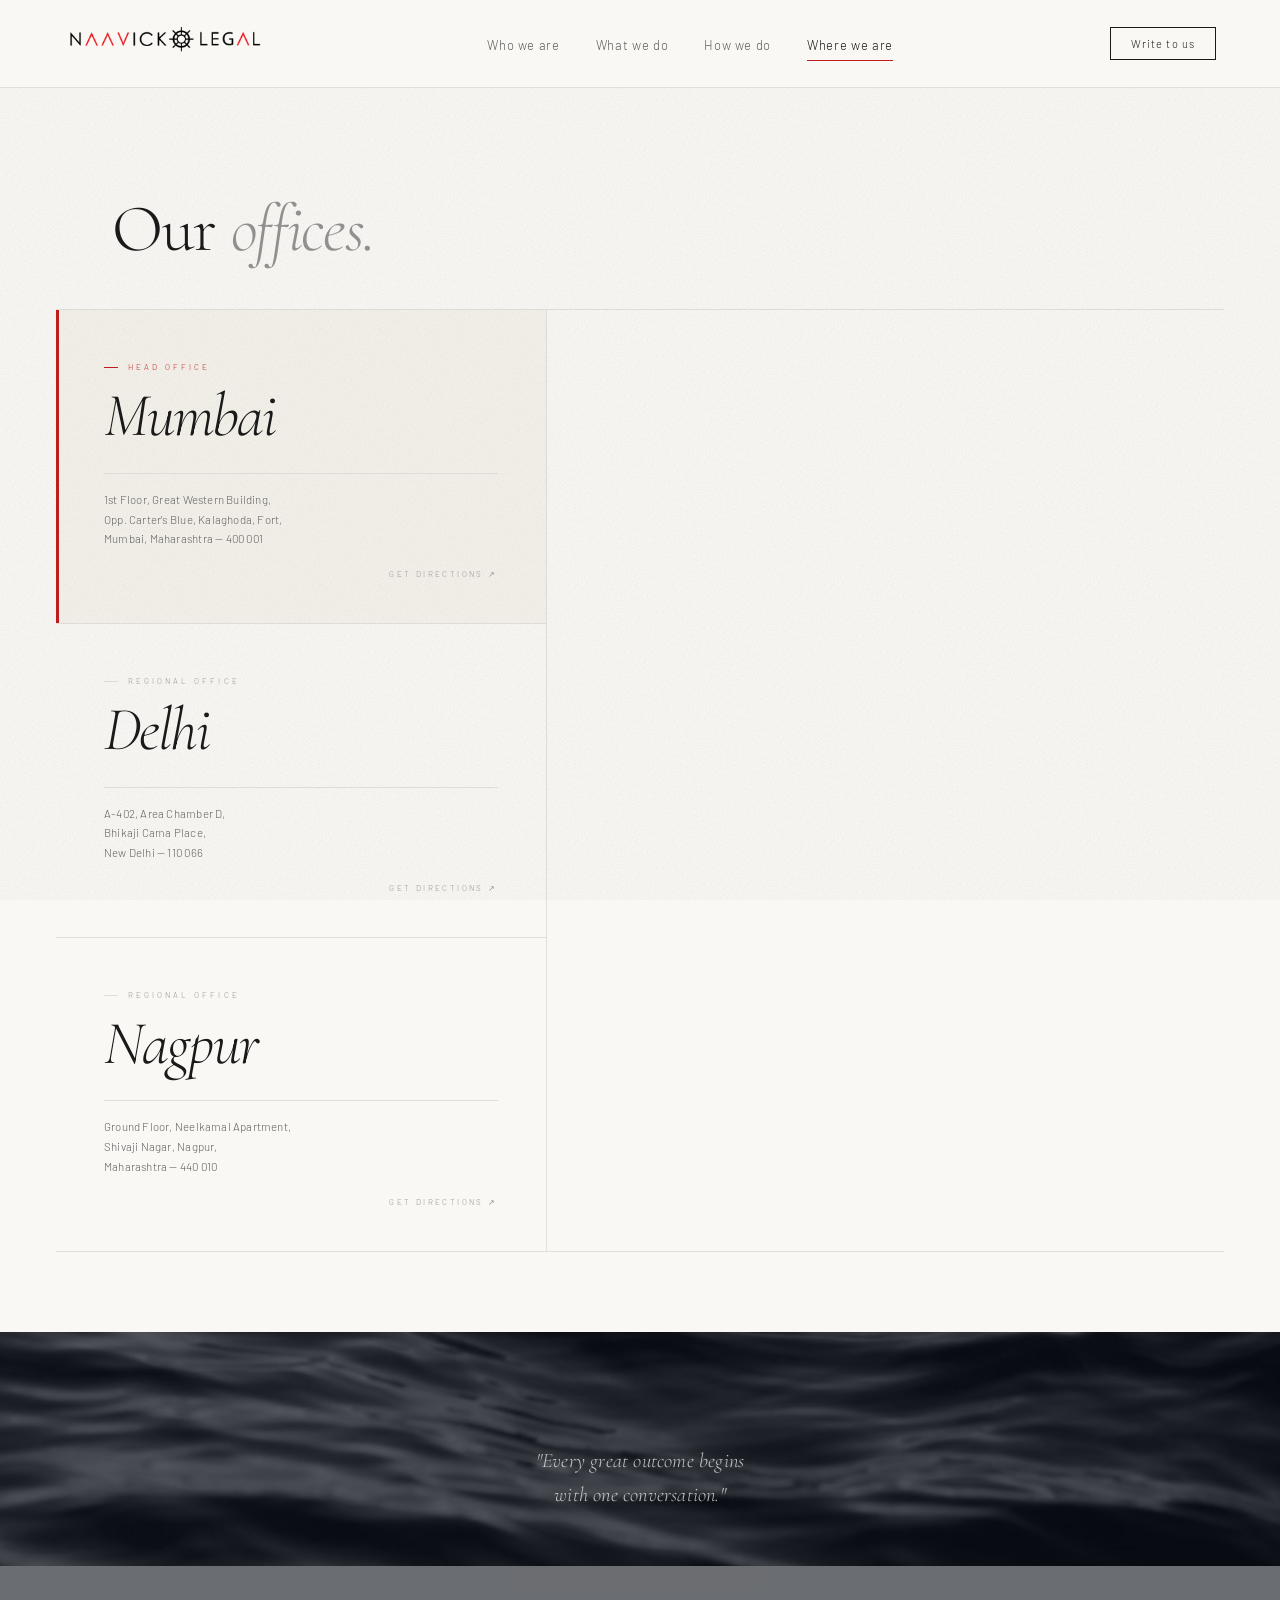
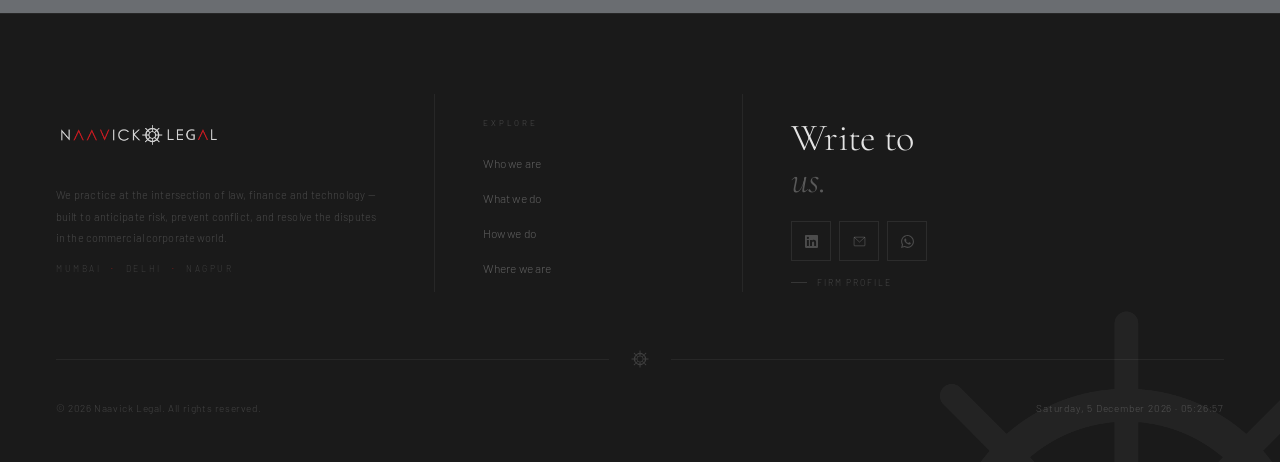
<file: where-we-are.html>
<!DOCTYPE html>
<html lang="en">
<head>
<meta charset="UTF-8">
<meta name="viewport" content="width=device-width, initial-scale=1.0, viewport-fit=cover">
<title>Offices in Mumbai, Delhi & Nagpur — Where We Are | Naavick Legal</title>
<meta name="description" content="Naavick Legal has offices in Mumbai (Fort, Kalaghoda), New Delhi (Bhikaji Cama Place) and Nagpur (Shivaji Nagar). Find our offices and get directions to your nearest Naavick Legal location.">
<meta name="keywords" content="Naavick Legal Mumbai office, law firm Mumbai Fort, corporate lawyers New Delhi, law firm Nagpur, legal office Kalaghoda, Naavick Legal contact">
<link rel="canonical" href="https://naavick.com/where-we-are.html">
<meta property="og:type" content="website">
<meta property="og:site_name" content="Naavick Legal">
<meta property="og:title" content="Offices in Mumbai, Delhi & Nagpur — Naavick Legal">
<meta property="og:description" content="Naavick Legal operates from three offices across India — Mumbai (Fort), New Delhi (Bhikaji Cama Place) and Nagpur (Shivaji Nagar).">
<meta property="og:url" content="https://naavick.com/where-we-are.html">
<meta property="og:image" content="https://naavick.com/Content/Brand%20Assets/logo1-black.png">
<meta name="twitter:card" content="summary_large_image">
<meta name="twitter:title" content="Offices in Mumbai, Delhi & Nagpur — Naavick Legal">
<meta name="twitter:description" content="Naavick Legal operates from three offices across India — Mumbai (Fort), New Delhi (Bhikaji Cama Place) and Nagpur (Shivaji Nagar).">
<meta name="twitter:image" content="https://naavick.com/Content/Brand%20Assets/logo1-black.png">
<meta name="robots" content="index, follow">
<link rel="preconnect" href="https://fonts.googleapis.com">
<link rel="preconnect" href="https://fonts.gstatic.com" crossorigin>
<link href="https://fonts.googleapis.com/css2?family=Cormorant+Garamond:ital,wght@0,300;0,400;0,500;1,300;1,400;1,500&family=Barlow:wght@300;400&display=swap" rel="stylesheet">
<link rel="stylesheet" href="style.css">
<style>

/* ── CHAPTER PATTERN ── */
.chap-band{
  padding:112px 56px 44px;
  border-bottom:0.5px solid var(--mist);
  position:relative;
}
.chap-h{
  font-family:'Cormorant Garamond',serif;
  font-weight:300;font-size:clamp(42px,5.2vw,72px);
  color:var(--ch);line-height:1.1;letter-spacing:-0.02em;
}
.chap-h em{font-style:italic;color:var(--st);}

/* ── OFFICES — light left / map right ── */
.where-inner{
  display:grid;
  grid-template-columns:42% 58%;
  border-bottom:0.5px solid var(--mist);
}
.office-list{
  background:var(--ww);
  border-right:0.5px solid var(--mist);
  display:flex;flex-direction:column;
}
.office-card{
  padding:52px 48px 44px;
  border-bottom:0.5px solid var(--mist);
  cursor:pointer;
  box-shadow:inset 3px 0 0 transparent;
  transition:box-shadow 0.35s cubic-bezier(0.25,0.46,0.45,0.94),background 0.8s cubic-bezier(0.25,0.46,0.45,0.94);
  position:relative;overflow:hidden;
  display:flex;flex-direction:column;
}
.office-card:last-child{border-bottom:none;}
/* court photo — reveals on hover */
.oc-img{
  position:absolute;inset:0;width:100%;height:100%;
  object-fit:cover;opacity:0;
  filter:grayscale(100%) brightness(0.45) contrast(1.1);
  transition:opacity 0.9s cubic-bezier(0.25,0.46,0.45,0.94);pointer-events:none;z-index:0;
}
.office-card:hover{background:var(--ch);}
.office-card:hover .oc-img{opacity:1;}
.office-card.active{background:var(--iv);box-shadow:inset 3px 0 0 var(--crim);}
/* z-stacking */
.oc-header,.oc-city,.oc-addr,.oc-footer{position:relative;z-index:2;}
/* header row: label + index */
.oc-header{
  display:flex;justify-content:space-between;align-items:center;
  margin-bottom:16px;
}
.oc-tag{
  font-family:'Barlow',sans-serif;
  font-size:8px;letter-spacing:0.38em;text-transform:uppercase;
  color:var(--st);font-weight:300;
  display:flex;align-items:center;gap:10px;
  transition:color 0.6s cubic-bezier(0.25,0.46,0.45,0.94);
}
.oc-tag::before{
  content:'';display:block;width:14px;height:0.5px;
  background:var(--mist);transition:background 0.6s cubic-bezier(0.25,0.46,0.45,0.94);
}
.office-card.active .oc-tag{color:var(--crim);}
.office-card.active .oc-tag::before{background:var(--crim);}
.office-card:hover .oc-tag{color:rgba(255,255,255,0.55);}
.office-card:hover .oc-tag::before{background:rgba(255,255,255,0.3);}
.oc-index{
  font-family:'Barlow',sans-serif;font-size:9px;letter-spacing:0.16em;
  color:var(--mist);font-weight:300;transition:color 0.6s cubic-bezier(0.25,0.46,0.45,0.94);
}
.office-card:hover .oc-index{color:rgba(255,255,255,0.2);}
/* city name — the visual anchor, large italic serif */
.oc-city{
  font-family:'Cormorant Garamond',serif;font-weight:300;font-style:italic;
  font-size:clamp(46px,4.8vw,68px);
  color:var(--ch);line-height:0.92;letter-spacing:-0.03em;
  margin-bottom:28px;
  transition:color 0.6s cubic-bezier(0.25,0.46,0.45,0.94),text-shadow 0.6s cubic-bezier(0.25,0.46,0.45,0.94);
}
.office-card:hover .oc-city{color:#fff;text-shadow:0 2px 20px rgba(0,0,0,0.9);}
/* address */
.oc-addr{
  font-size:11.5px;color:var(--mid);font-weight:300;
  line-height:1.72;letter-spacing:0.018em;
  border-top:0.5px solid var(--mist);padding-top:16px;
  margin-bottom:20px;
  transition:color 0.6s cubic-bezier(0.25,0.46,0.45,0.94),border-color 0.6s cubic-bezier(0.25,0.46,0.45,0.94);
}
.office-card:hover .oc-addr{color:rgba(255,255,255,0.72);border-top-color:rgba(255,255,255,0.15);}
/* footer: court note + directions */
.oc-footer{
  display:flex;justify-content:space-between;align-items:flex-end;
  margin-top:auto;
}
.oc-note{
  font-family:'Barlow',sans-serif;font-size:7.5px;
  letter-spacing:0.26em;text-transform:uppercase;
  color:transparent;font-weight:300;transition:color 0.6s cubic-bezier(0.25,0.46,0.45,0.94);
}
.office-card:hover .oc-note{color:rgba(255,255,255,0.42);}
.oc-dir{
  font-family:'Barlow',sans-serif;font-size:8px;letter-spacing:0.3em;
  text-transform:uppercase;color:var(--st);
  text-decoration:none;transition:color 0.3s cubic-bezier(0.25,0.46,0.45,0.94);flex-shrink:0;
}
.office-card:hover .oc-dir{color:rgba(255,255,255,0.65);}
.office-card:hover .oc-dir:hover{color:#fff;}
/* map panel */
.map-panel{position:relative;overflow:hidden;min-height:72vh;}
.city-map{
  position:absolute;inset:0;width:100%;height:100%;border:none;
  filter:grayscale(80%) contrast(1.04);opacity:0;
  transition:opacity 0.65s cubic-bezier(0.25,0.46,0.45,0.94),filter 0.65s cubic-bezier(0.25,0.46,0.45,0.94);pointer-events:none;
}
.city-map.active{opacity:1;pointer-events:auto;filter:grayscale(50%) contrast(1.04);}
.city-map.active:hover{filter:grayscale(0%) contrast(1.03);}

@media(max-width:960px){
  .where-inner{grid-template-columns:1fr;}
  .office-list{border-right:none;}
  .map-panel{min-height:280px;}
  .chap-band{padding:64px 28px 32px;}
  .office-card{padding:32px 24px 28px;}
  .oc-city{font-size:clamp(32px,8vw,52px);}
}

/* ── PULL-QUOTE CLOSING ── */
.pull-close{
  position:relative;overflow:hidden;
  padding:112px 56px 100px;
  text-align:center;
  display:flex;align-items:center;justify-content:center;
}
/* water image — oversized for strong parallax travel */
/* outer: handles JS parallax translateY only */
.pull-close-water{
  position:absolute;
  left:0;right:0;
  top:-40%;height:180%;
  pointer-events:none;will-change:transform;
  overflow:hidden;
}
/* inner: GPU-composited transform animation — no paint, no layout */
@keyframes waterDrift{
  0%   { transform:translate(0%,0%); }
  25%  { transform:translate(-5%,-3%); }
  50%  { transform:translate(-8%,-1%); }
  75%  { transform:translate(-4%,-4%); }
  100% { transform:translate(0%,0%); }
}
.pull-close-water-inner{
  position:absolute;
  inset:-12%;
  background:url('Content/Global%20Images/water texture.jpg') center center / cover no-repeat;
  will-change:transform;
  animation:waterDrift 52s ease-in-out infinite;
}
/* dark overlay so text reads over photo */
.pull-close::after{
  content:'';position:absolute;inset:0;pointer-events:none;z-index:1;
  background:rgba(4,10,20,0.58);
}
.pull-close-inner{position:relative;z-index:2;}
.pull-close-coords{
  position:absolute;bottom:20px;left:0;right:0;
  text-align:center;z-index:2;pointer-events:none;
  font-family:'Barlow',sans-serif;font-size:7px;letter-spacing:0.38em;
  text-transform:uppercase;color:rgba(255,255,255,0.2);font-weight:300;
}
.pull-close-quote{
  font-family:'Cormorant Garamond',serif;font-style:italic;font-weight:300;
  font-size:clamp(16px,1.6vw,22px);
  color:rgba(255,255,255,0.72);line-height:1.7;letter-spacing:0.01em;
  max-width:560px;margin:0 auto;
}
@media(max-width:960px){
  .pull-close{padding:36px 28px 32px;}
  .pull-close-quote{font-size:clamp(18px,5.5vw,30px);}
}
@media(max-width:600px){
  .pull-close{padding:52px 20px 48px;min-height:280px;}
  .pull-close-water{top:-100%;height:300%;}
  .pull-close-water-inner{inset:-18%;background-size:130% auto;}
  .pull-close-quote{font-size:clamp(15px,4.5vw,20px);line-height:1.72;}
}
@media(max-width:600px){
  .oc-city{font-size:clamp(20px,6vw,28px);}
  .office-card{padding:28px 18px 24px;}
  .chap-band{padding:56px 20px 28px;}
}
</style>
</head>
<body>

<!-- NAV -->
<nav class="site-nav light" id="siteNav">
  <a href="index.html" class="nav-logo">
    <img class="nav-logo-img nav-logo-white" src="Content/Brand Assets/logo1-white.png" alt="Naavick Legal">
    <img class="nav-logo-img nav-logo-black" src="Content/Brand Assets/logo1-black.png" alt="Naavick Legal">
  </a>
  <ul class="nav-links">
    <li><a href="who-we-are.html">Who we are</a></li>
    <li><a href="what-we-do.html">What we do</a></li>
    <li><a href="how-we-do.html">How we do</a></li>
    <li><a href="where-we-are.html" class="active">Where we are</a></li>
  </ul>
  <a href="mailto:office@naavick.com" class="nav-cta">Write to us</a>
  <div class="nav-mobile-btn" onclick="openMenu()"><span></span><span></span></div>
</nav>

<!-- MOBILE MENU -->
<div class="mobile-menu" id="mobileMenu">
  <div class="mobile-close" onclick="closeMenu()">Close ✕</div>
  <ul class="mobile-nav-links">
    <li><a href="who-we-are.html">Who we are</a></li>
    <li><a href="what-we-do.html">What we do</a></li>
    <li><a href="how-we-do.html">How we do</a></li>
    <li><a href="where-we-are.html">Where we are</a></li>
  </ul>
  <div class="mobile-nav-contact">
    office@naavick.com<br>+91 730 698 6335<br>Mumbai · Delhi · Nagpur
  </div>
</div>

<!-- HEADING -->
<section style="background:var(--ww);">
  <div class="chap-band">
    <h1 class="chap-h reveal">Our <em>offices.</em></h1>
  </div>

  <!-- OFFICES SPLIT — cards left, interactive map right -->
  <div class="where-inner">

    <!-- left: office cards -->
    <div class="office-list">

      <div class="office-card active reveal" data-city="0">
        <img class="oc-img" src="Content/Global%20Images/Bombay High Court.jpg" alt="">
        <div class="oc-header">
          <div class="oc-tag">Head Office</div>
        </div>
        <div class="oc-city">Mumbai</div>
        <div class="oc-addr">1st Floor, Great Western Building,<br>Opp. Carter's Blue, Kalaghoda, Fort,<br>Mumbai, Maharashtra — 400 001</div>
        <div class="oc-footer">
          <span class="oc-note">Bombay High Court · Original Side</span>
          <a class="oc-dir" href="https://maps.google.com/maps?q=Great+Western+Building,+Kalaghoda,+Fort,+Mumbai+400001" target="_blank" rel="noopener">Get directions ↗</a>
        </div>
      </div>

      <div class="office-card reveal reveal-d1" data-city="1">
        <img class="oc-img" src="Content/Global%20Images/Delhi Supreme Court.jpg" alt="" style="object-position:top;">
        <div class="oc-header">
          <div class="oc-tag">Regional Office</div>
        </div>
        <div class="oc-city">Delhi</div>
        <div class="oc-addr">A-402, Area Chamber D,<br>Bhikaji Cama Place,<br>New Delhi — 110 066</div>
        <div class="oc-footer">
          <span class="oc-note">Supreme Court of India</span>
          <a class="oc-dir" href="https://maps.google.com/maps?q=A-402,+Bhikaji+Cama+Place,+New+Delhi+110066" target="_blank" rel="noopener">Get directions ↗</a>
        </div>
      </div>

      <div class="office-card reveal reveal-d2" data-city="2">
        <img class="oc-img" src="Content/Global%20Images/High Court, Nagpur Bench.jpg" alt="">
        <div class="oc-header">
          <div class="oc-tag">Regional Office</div>
        </div>
        <div class="oc-city">Nagpur</div>
        <div class="oc-addr">Ground Floor, Neelkamal Apartment,<br>Shivaji Nagar, Nagpur,<br>Maharashtra — 440 010</div>
        <div class="oc-footer">
          <span class="oc-note">Nagpur Bench · Bombay High Court</span>
          <a class="oc-dir" href="https://maps.google.com/maps?q=Neelkamal+Apartment,+Shivaji+Nagar,+Nagpur+440010" target="_blank" rel="noopener">Get directions ↗</a>
        </div>
      </div>

    </div>

    <!-- right: large interactive map — fades between cities -->
    <div class="map-panel">
      <iframe class="city-map active"
        src="https://maps.google.com/maps?q=Great+Western+Building,+Kalaghoda,+Fort,+Mumbai,+Maharashtra+400001&t=&z=16&ie=UTF8&iwloc=&output=embed"
        loading="lazy" referrerpolicy="no-referrer-when-downgrade"></iframe>
      <iframe class="city-map"
        src="https://maps.google.com/maps?q=Bhikaji+Cama+Place,+New+Delhi+110066&t=&z=15&ie=UTF8&iwloc=&output=embed"
        loading="lazy" referrerpolicy="no-referrer-when-downgrade"></iframe>
      <iframe class="city-map"
        src="https://maps.google.com/maps?q=Shivaji+Nagar,+Nagpur,+Maharashtra+440010&t=&z=15&ie=UTF8&iwloc=&output=embed"
        loading="lazy" referrerpolicy="no-referrer-when-downgrade"></iframe>
    </div>

  </div>

</section>

<!-- CLOSING PULL QUOTE -->
<section class="pull-close">
  <div class="pull-close-water" id="pullWater" aria-hidden="true"><div class="pull-close-water-inner"></div></div>
  <div class="pull-close-inner">
    <p class="pull-close-quote reveal">"Every great outcome begins<br>with one conversation."</p>
  </div>

</section>

<!-- FOOTER -->
<footer>
  <img class="footer-ghost-wheel" src="Content/Brand Assets/wheel-element-white.png" aria-hidden="true" alt="">
  <div class="footer-main">
    <div class="footer-brand">
      <img src="Content/Brand Assets/logo1-white.png" class="footer-logo" alt="Naavick Legal">
      <p class="footer-tagline">We practice at the intersection of law, finance and technology — built to anticipate risk, prevent conflict, and resolve the disputes in the commercial corporate world.</p>
      <div class="footer-cities">
        <span>Mumbai</span><span class="footer-city-sep">·</span>
        <span>Delhi</span><span class="footer-city-sep">·</span>
        <span>Nagpur</span>
      </div>
    </div>
    <div class="footer-nav-col">
      <div class="footer-col-title">Explore</div>
      <ul class="footer-links">
        <li><a href="who-we-are.html">Who we are</a></li>
        <li><a href="what-we-do.html">What we do</a></li>
        <li><a href="how-we-do.html">How we do</a></li>
        <li><a href="where-we-are.html">Where we are</a></li>
      </ul>
    </div>
    <div class="footer-cta-col">
      <h3 class="footer-cta-h">Write to<br><em>us.</em></h3>
      <div class="footer-icons">
        <a href="https://www.linkedin.com/company/naavicklegal" target="_blank" class="footer-icon" aria-label="LinkedIn">
          <svg width="13" height="13" viewBox="0 0 24 24" fill="currentColor"><path d="M20.447 20.452h-3.554v-5.569c0-1.328-.027-3.037-1.852-3.037-1.853 0-2.136 1.445-2.136 2.939v5.667H9.351V9h3.414v1.561h.046c.477-.9 1.637-1.85 3.37-1.85 3.601 0 4.267 2.37 4.267 5.455v6.286zM5.337 7.433a2.062 2.062 0 01-2.063-2.065 2.064 2.064 0 112.063 2.065zm1.782 13.019H3.555V9h3.564v11.452zM22.225 0H1.771C.792 0 0 .774 0 1.729v20.542C0 23.227.792 24 1.771 24h20.451C23.2 24 24 23.227 24 22.271V1.729C24 .774 23.2 0 22.222 0h.003z"/></svg>
        </a>
        <a href="mailto:office@naavick.com" class="footer-icon" aria-label="Email">
          <svg width="13" height="13" viewBox="0 0 24 24" fill="none" stroke="currentColor" stroke-width="1.5"><rect x="2" y="4" width="20" height="16" rx="1"/><polyline points="2,4 12,13 22,4"/></svg>
        </a>
        <a href="https://wa.me/919644532091" target="_blank" class="footer-icon" aria-label="WhatsApp"><svg width="13" height="13" viewBox="0 0 24 24" fill="currentColor"><path d="M17.472 14.382c-.297-.149-1.758-.867-2.03-.967-.273-.099-.471-.148-.67.15-.197.297-.767.966-.94 1.164-.173.199-.347.223-.644.075-.297-.15-1.255-.463-2.39-1.475-.883-.788-1.48-1.761-1.653-2.059-.173-.297-.018-.458.13-.606.134-.133.298-.347.446-.52.149-.174.198-.298.298-.497.099-.198.05-.371-.025-.52-.075-.149-.669-1.612-.916-2.207-.242-.579-.487-.5-.669-.51-.173-.008-.371-.01-.57-.01-.198 0-.52.074-.792.372-.272.297-1.04 1.016-1.04 2.479 0 1.462 1.065 2.875 1.213 3.074.149.198 2.096 3.2 5.077 4.487.709.306 1.262.489 1.694.625.712.227 1.36.195 1.871.118.571-.085 1.758-.719 2.006-1.413.248-.694.248-1.289.173-1.413-.074-.124-.272-.198-.57-.347m-5.421 7.403h-.004a9.87 9.87 0 01-5.031-1.378l-.361-.214-3.741.982.998-3.648-.235-.374a9.86 9.86 0 01-1.51-5.26c.001-5.45 4.436-9.884 9.888-9.884 2.64 0 5.122 1.03 6.988 2.898a9.825 9.825 0 012.893 6.994c-.003 5.45-4.437 9.884-9.885 9.884m8.413-18.297A11.815 11.815 0 0012.05 0C5.495 0 .16 5.335.157 11.892c0 2.096.547 4.142 1.588 5.945L.057 24l6.305-1.654a11.882 11.882 0 005.683 1.448h.005c6.554 0 11.89-5.335 11.893-11.893a11.821 11.821 0 00-3.48-8.413z"/></svg></a>
      </div>
      <a href="Content/Data/Naavick_Legal_Profile.pdf" target="_blank" class="footer-profile-bar">Firm Profile</a>
    </div>
  </div>
  <div class="footer-divider">
    <div class="footer-div-line"></div>
    <div class="footer-div-wheel">
      <img src="Content/Brand Assets/wheel-element-white.png" class="footer-div-wheel-img" aria-hidden="true" alt="">
    </div>
    <div class="footer-div-line"></div>
  </div>
  <div class="footer-bottom">
    <span class="footer-copy">© 2026 Naavick Legal. All rights reserved.</span>
  </div>
</footer>

<script src="script.js"></script>
<script>
(function(){

  /* map switching */
  var cards = document.querySelectorAll('.office-card');
  var maps  = document.querySelectorAll('.city-map');

  function showMap(idx){
    maps.forEach(function(m){m.classList.remove('active');});
    if(maps[idx]) maps[idx].classList.add('active');
  }

  function activeIdx(){
    for(var i=0;i<cards.length;i++){
      if(cards[i].classList.contains('active')) return i;
    }
    return 0;
  }

  cards.forEach(function(card,i){
    card.addEventListener('mouseenter',function(){
      showMap(i);
    });
    card.addEventListener('mouseleave',function(){
      showMap(activeIdx());
    });
    card.addEventListener('click',function(e){
      if(e.target.classList.contains('oc-dir')) return;
      cards.forEach(function(c){c.classList.remove('active');});
      card.classList.add('active');
      showMap(i);
    });
  });

  /* water parallax — p clamped so water is pre-positioned before section enters view; no jump on entry */
  (function(){var water=document.getElementById('pullWater');if(!water)return;var waterSec=water.closest('section'),wTop=0,wH=0,vh=0,range=320,ticking=false;function cm(){wTop=waterSec.offsetTop;wH=waterSec.offsetHeight;vh=window.innerHeight;range=window.innerWidth<=600?120:320;}function dw(){ticking=false;var top=wTop-window.scrollY;if(top>vh*1.5||top+wH<-vh)return;var p=(vh-top)/(wH+vh);p=p<0?0:p>1?1:p;water.style.transform='translateY('+((p-0.5)*range).toFixed(1)+'px)';}cm();dw();window.addEventListener('scroll',function(){if(!ticking){ticking=true;requestAnimationFrame(dw);}},{passive:true});window.addEventListener('resize',function(){cm();if(!ticking){ticking=true;requestAnimationFrame(dw);}},{passive:true});})();

})();
</script>
</body>
</html>
</file>
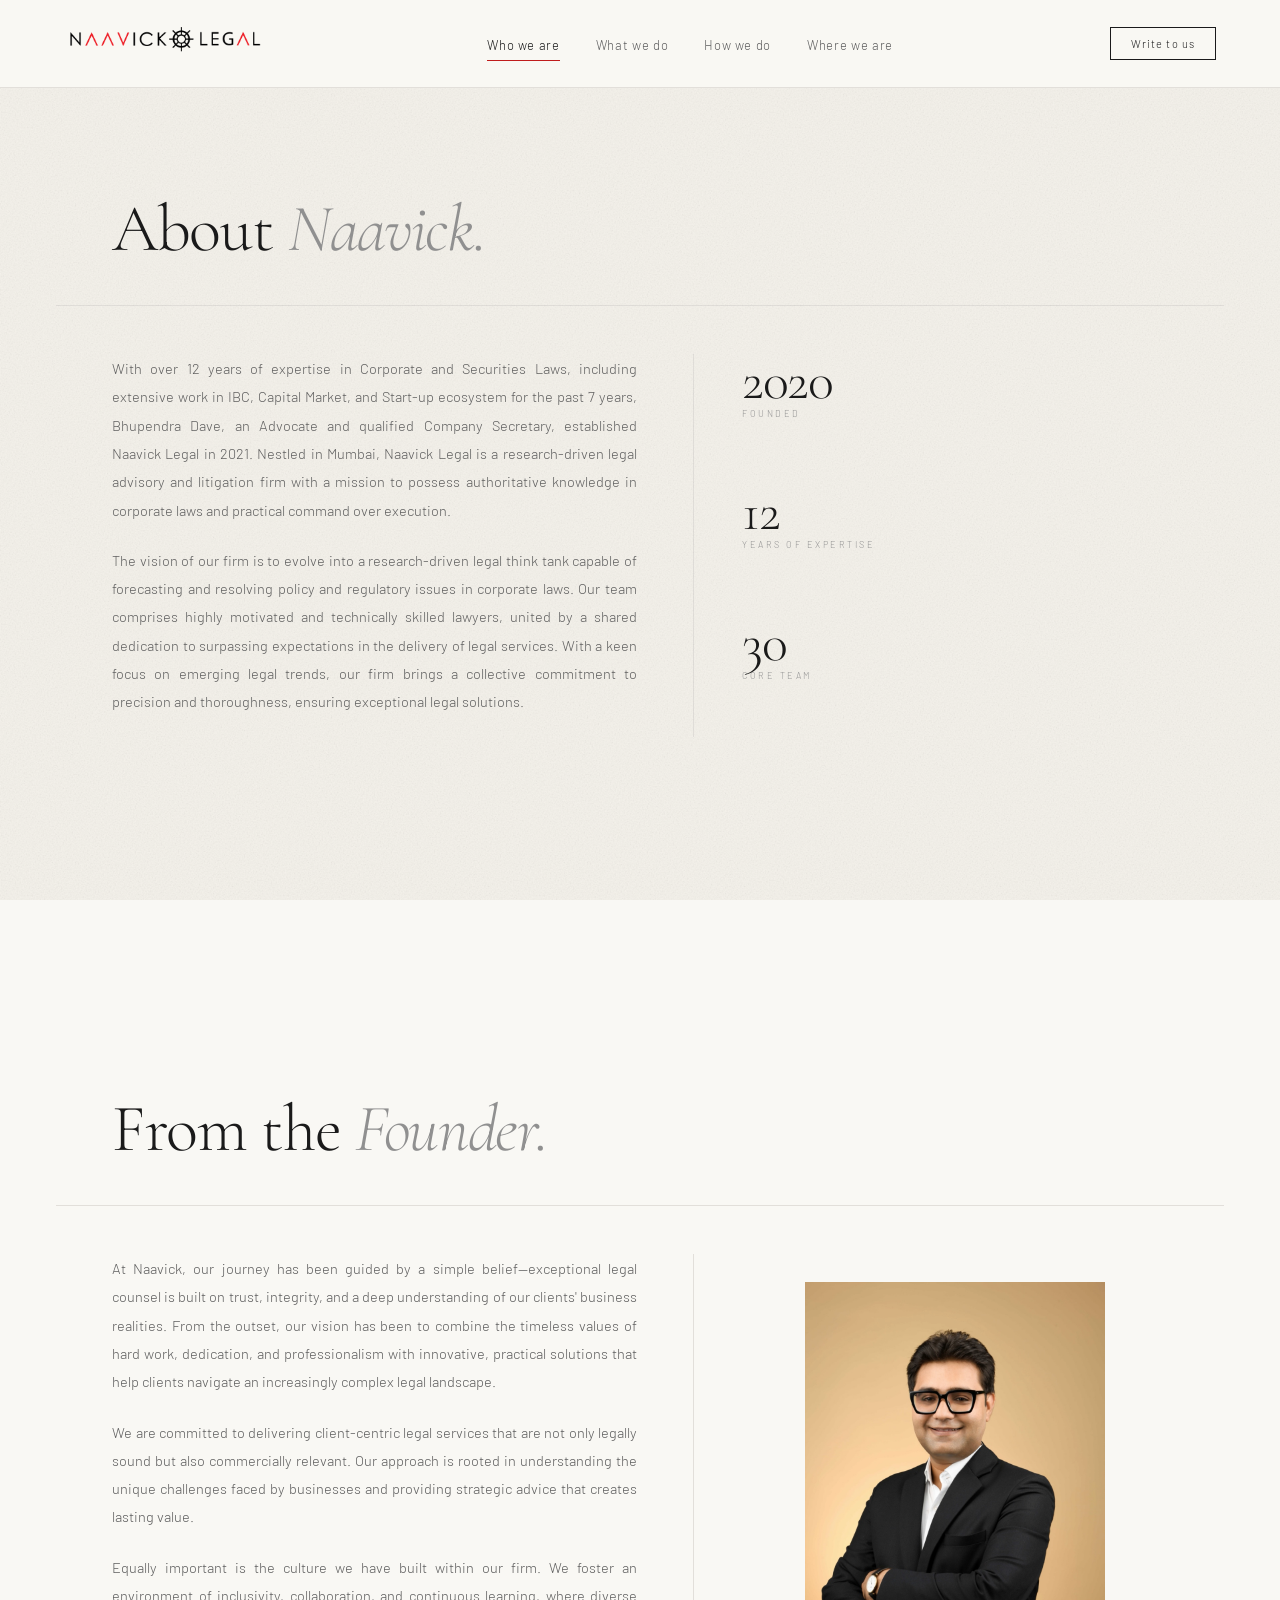
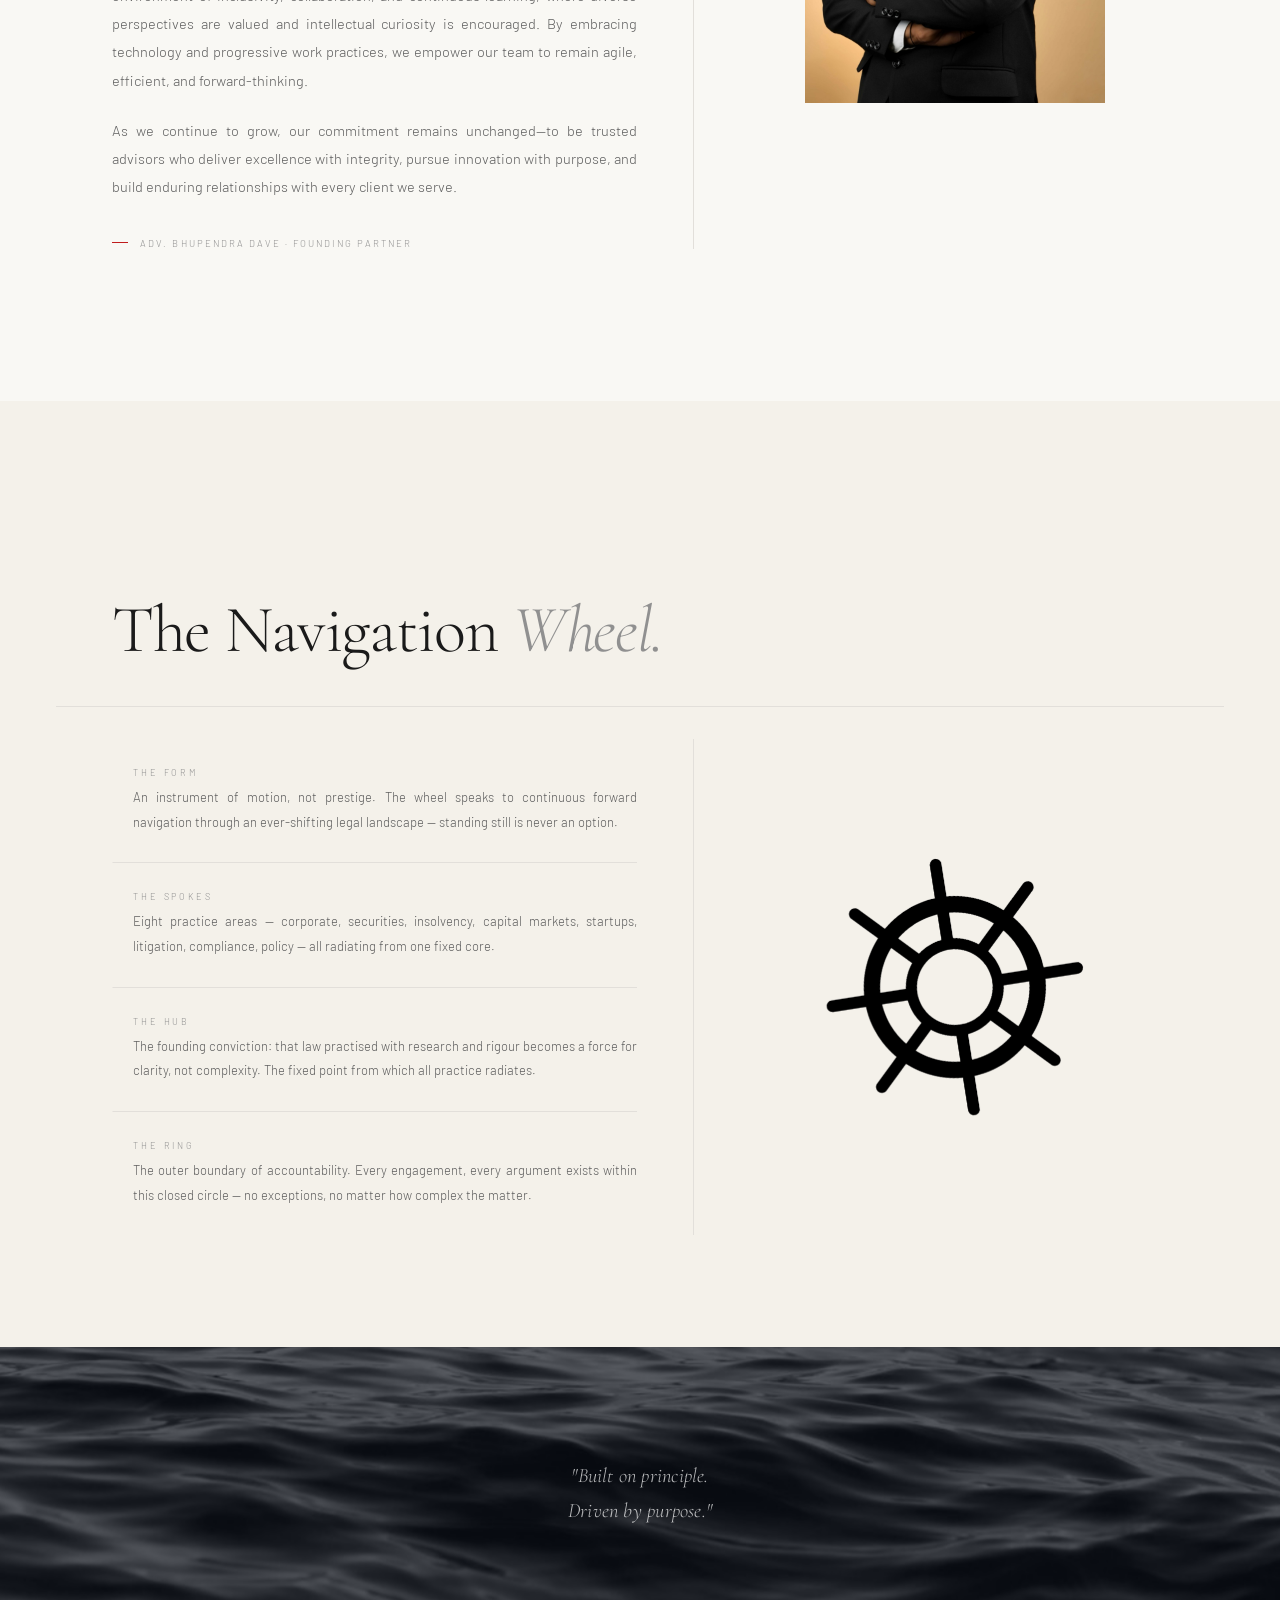
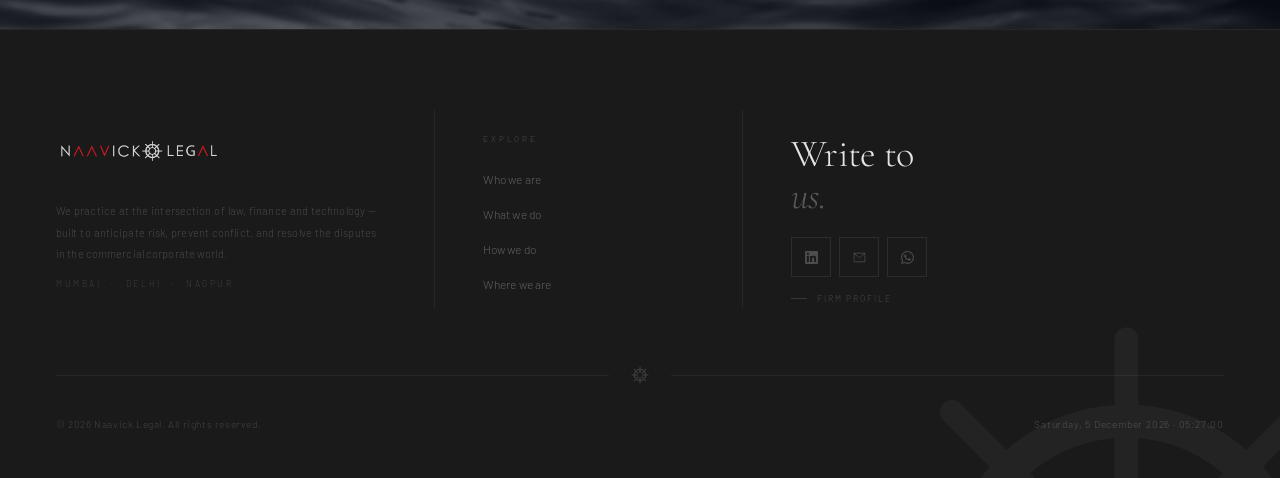
<file: who-we-are.html>
<!DOCTYPE html>
<html lang="en">
<head>
<meta charset="UTF-8">
<meta name="viewport" content="width=device-width, initial-scale=1.0, viewport-fit=cover">
<title>Who We Are — Naavick Legal | Built on Principle, Driven by Purpose</title>
<meta name="description" content="Learn about Naavick Legal — a corporate law firm built on principle and driven by purpose. Our team of lawyers practises at the intersection of law, finance and technology across Mumbai, Delhi and Nagpur.">
<meta name="keywords" content="about Naavick Legal, corporate lawyers India, law firm team Mumbai, legal professionals India, corporate law firm about us">
<link rel="canonical" href="https://naavick.com/who-we-are.html">
<meta property="og:type" content="website">
<meta property="og:site_name" content="Naavick Legal">
<meta property="og:title" content="Who We Are — Naavick Legal">
<meta property="og:description" content="A corporate law firm built on principle and driven by purpose. Practising at the intersection of law, finance and technology.">
<meta property="og:url" content="https://naavick.com/who-we-are.html">
<meta property="og:image" content="https://naavick.com/Content/Brand%20Assets/logo1-black.png">
<meta name="twitter:card" content="summary_large_image">
<meta name="twitter:title" content="Who We Are — Naavick Legal">
<meta name="twitter:description" content="A corporate law firm built on principle and driven by purpose. Practising at the intersection of law, finance and technology.">
<meta name="twitter:image" content="https://naavick.com/Content/Brand%20Assets/logo1-black.png">
<meta name="robots" content="index, follow">
<link rel="preconnect" href="https://fonts.googleapis.com">
<link rel="preconnect" href="https://fonts.gstatic.com" crossorigin>
<link href="https://fonts.googleapis.com/css2?family=Cormorant+Garamond:ital,wght@0,300;0,400;0,500;1,300;1,400;1,500&family=Barlow:wght@300;400&display=swap" rel="stylesheet">
<link rel="stylesheet" href="style.css">
<style>

/* ── CHAPTER BAND ── */
.chap-band{
  padding:112px 56px 40px;
  border-bottom:0.5px solid var(--mist);
  position:relative;
}
.chap-band + .chap-band{
  padding-top:80px;
}
.chap-marker{
  font-size:9px;letter-spacing:0.44em;text-transform:uppercase;
  color:var(--crim);font-weight:400;
  display:flex;align-items:center;gap:14px;
  margin-bottom:32px;
}
.chap-marker::before{
  content:'';display:block;
  width:18px;height:0.5px;background:var(--crim);flex-shrink:0;
}
.chap-h{
  font-family:'Cormorant Garamond',serif;
  font-weight:300;
  font-size:clamp(42px,5.2vw,72px);
  color:var(--ch);
  line-height:1.1;
  letter-spacing:-0.02em;
  max-width:none;
}
.chap-h em{
  font-style:italic;
  color:var(--st);
}

/* ── CONTENT GRID ── */
.chap-body{
  padding:48px 56px 72px;
  border-bottom:0.5px solid var(--mist);
}
.chap-grid{
  display:grid;
  grid-template-columns:minmax(260px,1.05fr) minmax(260px,0.95fr);
  gap:56px;
  align-items:start;
}
.chap-left p{
  font-size:14.5px;color:var(--mid);line-height:1.95;
  font-weight:300;margin-bottom:22px;text-align:justify;
}
.chap-right{
  border-left:0.5px solid var(--mist);
  padding-left:48px;
  padding-top:0;
  position:relative;
}
.chap-right p{
  font-size:14.5px;color:var(--mid);line-height:1.95;
  font-weight:300;margin-bottom:22px;text-align:justify;
}
.chap-pull{
  font-family:'Cormorant Garamond',serif;
  font-weight:300;font-style:italic;
  font-size:clamp(22px,2.5vw,34px);
  color:var(--sl);line-height:1.52;
  letter-spacing:-0.012em;
  margin-bottom:28px;
  position:relative;
}
.chap-pull::before{
  content:'\201C';
  font-family:'Cormorant Garamond',serif;
  font-size:clamp(56px,6.5vw,84px);
  color:var(--crim);opacity:0.18;
  line-height:1;
  position:absolute;top:-56px;left:-4px;
  font-weight:300;font-style:normal;
}
.chap-sub{
  font-size:13.5px;color:var(--mid);line-height:1.95;font-weight:300;
  text-align:justify;margin-bottom:28px;
}
.chap-attr{
  font-size:9.5px;letter-spacing:0.22em;text-transform:uppercase;
  color:var(--st);font-weight:300;
  display:flex;align-items:center;gap:12px;
}
.chap-attr::before{
  content:'';display:block;
  width:16px;height:0.5px;
  background:var(--crim);flex-shrink:0;
}

/* ── STATS ROW ── */
.chap-stats{
  display:flex;gap:0;
  border-top:0.5px solid var(--mist);
  margin-top:48px;
  padding-top:0;
}
.chap-stat{
  padding:28px 40px 0 0;
  border-right:0.5px solid var(--mist);
  margin-right:40px;
}
.chap-stat:last-child{border-right:none;margin-right:0;}
.chap-stat-n{
  font-family:'Cormorant Garamond',serif;
  font-weight:300;font-size:54px;color:var(--ch);
  line-height:1;letter-spacing:-0.025em;
  transition:letter-spacing 0.6s cubic-bezier(0.22,1,0.36,1),opacity 0.4s cubic-bezier(0.25,0.46,0.45,0.94),transform 0.4s cubic-bezier(0.25,0.46,0.45,0.94);
}
.chap-stat-l{
  font-size:9px;letter-spacing:0.28em;text-transform:uppercase;
  color:var(--st);font-weight:300;
}

/* ── FOUNDER ELEMENTS ── */
.founder-display{
  font-family:'Cormorant Garamond',serif;
  font-weight:300;
  font-size:clamp(36px,4.2vw,58px);
  color:var(--ch);line-height:1.04;
  letter-spacing:-0.022em;
  margin-bottom:10px;
}
.founder-display em{font-style:italic;color:var(--st);}
.founder-role{
  font-size:9px;letter-spacing:0.32em;text-transform:uppercase;
  color:var(--st);font-weight:300;
  margin-bottom:36px;
}
.founder-bio p{
  font-size:14.5px;color:var(--mid);line-height:1.95;
  font-weight:300;margin-bottom:22px;text-align:justify;
}
.founder-tags{
  border-top:0.5px solid var(--mist);
  padding-top:22px;margin-top:8px;
  display:flex;flex-wrap:wrap;gap:8px 24px;
}
.founder-tag{
  font-size:9px;letter-spacing:0.18em;text-transform:uppercase;
  color:var(--st);font-weight:300;
}
.founder-photo{
  width:100%;
  max-width:300px;
  height:auto;
  display:block;
  margin-top:28px;
  filter:saturate(0.88) contrast(1.02);
}
.founder-sign{
  font-size:9.5px;letter-spacing:0.22em;text-transform:uppercase;
  color:var(--st);font-weight:300;
  display:flex;align-items:center;gap:12px;
  margin-top:36px;
}
.founder-sign::before{
  content:'';display:block;
  width:16px;height:0.5px;
  background:var(--crim);flex-shrink:0;
}

/* ── NAVIGATION WHEEL ── */
#wheel-base-img{
  display:block;
  will-change:transform;
}
.deconstruct-item{
  flex:1;
  display:flex;flex-direction:column;justify-content:center;
  padding:28px 0 28px 20px;
  border-left:1.5px solid transparent;
  transition:border-color 0.32s cubic-bezier(0.25,0.46,0.45,0.94),transform 0.32s cubic-bezier(0.25,0.46,0.45,0.94);
}
.deconstruct-item+.deconstruct-item{ border-top:0.5px solid var(--mist); }
.deconstruct-item:hover{ border-left-color:var(--crim); transform:translateX(4px); }
.deconstruct-label{
  font-size:9px;letter-spacing:0.32em;text-transform:uppercase;
  color:var(--st);font-weight:300;margin-bottom:7px;
  transition:color 0.32s cubic-bezier(0.25,0.46,0.45,0.94);
}
.deconstruct-item:hover .deconstruct-label{ color:var(--crim); }
.deconstruct-body{ font-size:13px;color:var(--mid);line-height:1.9;font-weight:300;margin:0;text-align:justify; }

@media(max-width:960px){
  .chap-band{padding:72px 28px 32px;}
  .chap-body{padding:36px 28px 48px;}
  .chap-grid{grid-template-columns:1fr;gap:36px;}
  .chap-right{
    border-left:none;padding-left:0;padding-top:0;
    border-top:0.5px solid var(--mist);padding-top:32px;
  }
  .founder-photo{max-width:100%;}
  .chap-stats{flex-wrap:wrap;gap:0;}
}
@media(max-width:600px){
  .chap-stats{flex-direction:column;}
  .chap-stat{border-right:none;margin-right:0;padding:12px 0;border-bottom:0.5px solid var(--mist);}
  .chap-stat:last-child{border-bottom:none;}
  .chap-band{padding:56px 20px 28px;}
  .chap-body{padding:28px 20px 52px;}
  .chap-right:has(#wheel-base-img){order:-1;border-top:none;padding-top:0;border-bottom:0.5px solid var(--mist);padding-bottom:24px;}
  #wheel-base-img{width:180px !important;height:180px !important;}
}
/* ── PULL-QUOTE CLOSING ── */
.pull-close{position:relative;overflow:hidden;padding:112px 56px 100px;text-align:center;display:flex;align-items:center;justify-content:center;}
.pull-close-water{position:absolute;left:0;right:0;top:-40%;height:180%;pointer-events:none;will-change:transform;overflow:hidden;}
@keyframes waterDrift{0%{transform:translate(0%,0%);}25%{transform:translate(-5%,-3%);}50%{transform:translate(-8%,-1%);}75%{transform:translate(-4%,-4%);}100%{transform:translate(0%,0%);}}
.pull-close-water-inner{position:absolute;inset:-12%;background:url('Content/Global%20Images/water texture.jpg') center center/cover no-repeat;will-change:transform;animation:waterDrift 52s ease-in-out infinite;filter:grayscale(100%);}
.pull-close::after{content:'';position:absolute;inset:0;pointer-events:none;z-index:1;background:rgba(4,10,20,0.58);}
.pull-close-inner{position:relative;z-index:2;}
.pull-close-quote{font-family:'Cormorant Garamond',serif;font-style:italic;font-weight:300;font-size:clamp(16px,1.6vw,22px);color:rgba(255,255,255,0.72);line-height:1.7;letter-spacing:0.01em;max-width:560px;margin:0 auto;}
@media(max-width:960px){.pull-close{padding:36px 28px 32px;}.pull-close-quote{font-size:clamp(18px,5.5vw,30px);}}
@media(max-width:600px){
  .pull-close{padding:52px 20px 48px;min-height:280px;}
  .pull-close-water{top:-100%;height:300%;}
  .pull-close-water-inner{inset:-18%;background-size:130% auto;}
  .pull-close-quote{font-size:clamp(15px,4.5vw,20px);line-height:1.72;}
}
</style>
</head>

<body>

<!-- NAV -->
<nav class="site-nav light" id="siteNav">
  <a href="index.html" class="nav-logo">
    <img class="nav-logo-img nav-logo-white" src="Content/Brand Assets/logo1-white.png" alt="Naavick Legal">
    <img class="nav-logo-img nav-logo-black" src="Content/Brand Assets/logo1-black.png" alt="Naavick Legal">
  </a>
  <ul class="nav-links">
    <li><a href="who-we-are.html" class="active">Who we are</a></li>
    <li><a href="what-we-do.html">What we do</a></li>
    <li><a href="how-we-do.html">How we do</a></li>
    <li><a href="where-we-are.html">Where we are</a></li>
  </ul>
  <a href="mailto:office@naavick.com" class="nav-cta">Write to us</a>
  <div class="nav-mobile-btn" onclick="openMenu()"><span></span><span></span></div>
</nav>

<!-- MOBILE MENU -->
<div class="mobile-menu" id="mobileMenu">
  <div class="mobile-close" onclick="closeMenu()">Close ✕</div>
  <ul class="mobile-nav-links">
    <li><a href="who-we-are.html">Who we are</a></li>
    <li><a href="what-we-do.html">What we do</a></li>
    <li><a href="how-we-do.html">How we do</a></li>
    <li><a href="where-we-are.html">Where we are</a></li>
  </ul>
  <div class="mobile-nav-contact">
    office@naavick.com<br>+91 730 698 6335<br>Mumbai · Delhi · Nagpur
  </div>
</div>

<!-- ══ SECTION 1 — ABOUT NAAVICK ══ -->
<section style="min-height:100vh;display:flex;flex-direction:column;background:var(--iv);">
<div class="chap-band">
  <h1 class="chap-h reveal">
    About <em>Naavick.</em>
  </h1>
</div>

<div class="chap-body" style="flex:1;border-bottom:none;">
  <div class="chap-grid" style="align-items:stretch;">

    <div class="chap-left reveal reveal-d1">
      <p>With over 12 years of expertise in Corporate and Securities Laws, including extensive work in IBC, Capital Market, and Start-up ecosystem for the past 7 years, Bhupendra Dave, an Advocate and qualified Company Secretary, established Naavick Legal in 2021. Nestled in Mumbai, Naavick Legal is a research-driven legal advisory and litigation firm with a mission to possess authoritative knowledge in corporate laws and practical command over execution.</p>
      <p>The vision of our firm is to evolve into a research-driven legal think tank capable of forecasting and resolving policy and regulatory issues in corporate laws. Our team comprises highly motivated and technically skilled lawyers, united by a shared dedication to surpassing expectations in the delivery of legal services. With a keen focus on emerging legal trends, our firm brings a collective commitment to precision and thoroughness, ensuring exceptional legal solutions.</p>
    </div>

    <div id="stats-trigger" class="chap-right reveal reveal-d2" style="display:flex;flex-direction:column;justify-content:space-between;padding-bottom:56px;">
      <div class="chap-stat" style="border-right:none;margin-right:0;padding:0;">
        <div class="chap-stat-n" id="ctr-2021">2021</div>
        <div class="chap-stat-l">Founded</div>
      </div>
      <div class="chap-stat" style="border-right:none;margin-right:0;padding:0;">
        <div class="chap-stat-n" id="ctr-12">12+</div>
        <div class="chap-stat-l">Years of Expertise</div>
      </div>
      <div class="chap-stat" style="border-right:none;margin-right:0;padding:0;">
        <div class="chap-stat-n" id="ctr-30">30+</div>
        <div class="chap-stat-l">Core Team</div>
      </div>
    </div>

  </div>
</div>
</section>

<!-- ══ SECTION 2 — FROM THE FOUNDER ══ -->
<section style="min-height:100vh;display:flex;flex-direction:column;background:var(--ww);">
<div class="chap-band">
  <h2 class="chap-h reveal">
    From the <em>Founder.</em>
  </h2>
</div>

<div class="chap-body" style="flex:1;border-bottom:none;">
  <div class="chap-grid" style="align-items:stretch;">

    <div class="chap-left reveal reveal-d1">
      <div class="founder-bio">
        <p>At Naavick, our journey has been guided by a simple belief—exceptional legal counsel is built on trust, integrity, and a deep understanding of our clients' business realities. From the outset, our vision has been to combine the timeless values of hard work, dedication, and professionalism with innovative, practical solutions that help clients navigate an increasingly complex legal landscape.</p>
        <p>We are committed to delivering client-centric legal services that are not only legally sound but also commercially relevant. Our approach is rooted in understanding the unique challenges faced by businesses and providing strategic advice that creates lasting value.</p>
        <p>Equally important is the culture we have built within our firm. We foster an environment of inclusivity, collaboration, and continuous learning, where diverse perspectives are valued and intellectual curiosity is encouraged. By embracing technology and progressive work practices, we empower our team to remain agile, efficient, and forward-thinking.</p>
        <p>As we continue to grow, our commitment remains unchanged—to be trusted advisors who deliver excellence with integrity, pursue innovation with purpose, and build enduring relationships with every client we serve.</p>
      </div>
      <div class="founder-sign">Adv. Bhupendra Dave · Founding Partner</div>
    </div>

    <div class="chap-right reveal reveal-d2" style="display:flex;align-items:flex-start;justify-content:center;">
      <img class="founder-photo" src="Content/Global%20Images/C8.JPG" alt="Bhupendra Dave — Founding Partner, Naavick Legal">
    </div>

  </div>
</div>
</section>

<!-- ══ SECTION 3 — LOGO DECONSTRUCT ══ -->
<section style="min-height:100vh;display:flex;flex-direction:column;background:var(--iv);">
<div class="chap-band">
  <h2 class="chap-h reveal">The Navigation <em>Wheel.</em></h2>
</div>
<div class="chap-body" style="flex:1;border-bottom:none;padding-top:32px;padding-bottom:32px;">
  <div class="chap-grid" style="align-items:stretch;height:100%;">

    <div class="reveal reveal-d1" style="display:flex;flex-direction:column;">
      <div class="deconstruct-item">
        <div class="deconstruct-label">The Form</div>
        <p class="deconstruct-body">An instrument of motion, not prestige. The wheel speaks to continuous forward navigation through an ever-shifting legal landscape — standing still is never an option.</p>
      </div>
      <div class="deconstruct-item">
        <div class="deconstruct-label">The Spokes</div>
        <p class="deconstruct-body">Eight practice areas — corporate, securities, insolvency, capital markets, startups, litigation, compliance, policy — all radiating from one fixed core.</p>
      </div>
      <div class="deconstruct-item">
        <div class="deconstruct-label">The Hub</div>
        <p class="deconstruct-body">The founding conviction: that law practised with research and rigour becomes a force for clarity, not complexity. The fixed point from which all practice radiates.</p>
      </div>
      <div class="deconstruct-item">
        <div class="deconstruct-label">The Ring</div>
        <p class="deconstruct-body">The outer boundary of accountability. Every engagement, every argument exists within this closed circle — no exceptions, no matter how complex the matter.</p>
      </div>
    </div>

    <div class="chap-right reveal reveal-d2" style="display:flex;justify-content:center;align-items:center;">
      <img id="wheel-base-img" src="Content/Brand Assets/wheel-element-1.png"
           alt="Naavick navigation wheel"
           style="width:260px;height:260px;object-fit:contain;">
    </div>

  </div>
</div>
</section>

<!-- CLOSING PULL QUOTE -->
<section class="pull-close">
  <div class="pull-close-water" id="pullWater" aria-hidden="true"><div class="pull-close-water-inner"></div></div>
  <div class="pull-close-inner">
    <p class="pull-close-quote reveal">"Built on principle.<br>Driven by purpose."</p>
  </div>
</section>

<!-- FOOTER -->
<footer>
  <img class="footer-ghost-wheel" src="Content/Brand Assets/wheel-element-white.png" aria-hidden="true" alt="">
  <div class="footer-main">
    <div class="footer-brand">
      <img src="Content/Brand Assets/logo1-white.png" class="footer-logo" alt="Naavick Legal">
      <p class="footer-tagline">We practice at the intersection of law, finance and technology — built to anticipate risk, prevent conflict, and resolve the disputes in the commercial corporate world.</p>
      <div class="footer-cities">
        <span>Mumbai</span><span class="footer-city-sep">·</span>
        <span>Delhi</span><span class="footer-city-sep">·</span>
        <span>Nagpur</span>
      </div>
    </div>
    <div class="footer-nav-col">
      <div class="footer-col-title">Explore</div>
      <ul class="footer-links">
        <li><a href="who-we-are.html">Who we are</a></li>
        <li><a href="what-we-do.html">What we do</a></li>
        <li><a href="how-we-do.html">How we do</a></li>
        <li><a href="where-we-are.html">Where we are</a></li>
      </ul>
    </div>
    <div class="footer-cta-col">
      <h3 class="footer-cta-h">Write to<br><em>us.</em></h3>
      <div class="footer-icons">
        <a href="https://www.linkedin.com/company/naavicklegal" target="_blank" class="footer-icon" aria-label="LinkedIn">
          <svg width="13" height="13" viewBox="0 0 24 24" fill="currentColor"><path d="M20.447 20.452h-3.554v-5.569c0-1.328-.027-3.037-1.852-3.037-1.853 0-2.136 1.445-2.136 2.939v5.667H9.351V9h3.414v1.561h.046c.477-.9 1.637-1.85 3.37-1.85 3.601 0 4.267 2.37 4.267 5.455v6.286zM5.337 7.433a2.062 2.062 0 01-2.063-2.065 2.064 2.064 0 112.063 2.065zm1.782 13.019H3.555V9h3.564v11.452zM22.225 0H1.771C.792 0 0 .774 0 1.729v20.542C0 23.227.792 24 1.771 24h20.451C23.2 24 24 23.227 24 22.271V1.729C24 .774 23.2 0 22.222 0h.003z"/></svg>
        </a>
        <a href="mailto:office@naavick.com" class="footer-icon" aria-label="Email">
          <svg width="13" height="13" viewBox="0 0 24 24" fill="none" stroke="currentColor" stroke-width="1.5"><rect x="2" y="4" width="20" height="16" rx="1"/><polyline points="2,4 12,13 22,4"/></svg>
        </a>
        <a href="https://wa.me/919644532091" target="_blank" class="footer-icon" aria-label="WhatsApp"><svg width="13" height="13" viewBox="0 0 24 24" fill="currentColor"><path d="M17.472 14.382c-.297-.149-1.758-.867-2.03-.967-.273-.099-.471-.148-.67.15-.197.297-.767.966-.94 1.164-.173.199-.347.223-.644.075-.297-.15-1.255-.463-2.39-1.475-.883-.788-1.48-1.761-1.653-2.059-.173-.297-.018-.458.13-.606.134-.133.298-.347.446-.52.149-.174.198-.298.298-.497.099-.198.05-.371-.025-.52-.075-.149-.669-1.612-.916-2.207-.242-.579-.487-.5-.669-.51-.173-.008-.371-.01-.57-.01-.198 0-.52.074-.792.372-.272.297-1.04 1.016-1.04 2.479 0 1.462 1.065 2.875 1.213 3.074.149.198 2.096 3.2 5.077 4.487.709.306 1.262.489 1.694.625.712.227 1.36.195 1.871.118.571-.085 1.758-.719 2.006-1.413.248-.694.248-1.289.173-1.413-.074-.124-.272-.198-.57-.347m-5.421 7.403h-.004a9.87 9.87 0 01-5.031-1.378l-.361-.214-3.741.982.998-3.648-.235-.374a9.86 9.86 0 01-1.51-5.26c.001-5.45 4.436-9.884 9.888-9.884 2.64 0 5.122 1.03 6.988 2.898a9.825 9.825 0 012.893 6.994c-.003 5.45-4.437 9.884-9.885 9.884m8.413-18.297A11.815 11.815 0 0012.05 0C5.495 0 .16 5.335.157 11.892c0 2.096.547 4.142 1.588 5.945L.057 24l6.305-1.654a11.882 11.882 0 005.683 1.448h.005c6.554 0 11.89-5.335 11.893-11.893a11.821 11.821 0 00-3.48-8.413z"/></svg></a>
      </div>
      <a href="Content/Data/Naavick_Legal_Profile.pdf" target="_blank" class="footer-profile-bar">Firm Profile</a>
    </div>
  </div>
  <div class="footer-divider">
    <div class="footer-div-line"></div>
    <div class="footer-div-wheel">
      <img src="Content/Brand Assets/wheel-element-white.png" class="footer-div-wheel-img" aria-hidden="true" alt="">
    </div>
    <div class="footer-div-line"></div>
  </div>
  <div class="footer-bottom">
    <span class="footer-copy">© 2026 Naavick Legal. All rights reserved.</span>
  </div>
</footer>

<script src="script.js"></script>
<script>
(function(){var water=document.getElementById('pullWater');if(!water)return;var waterSec=water.closest('section'),wTop=0,wH=0,vh=0,range=320,ticking=false;function cm(){wTop=waterSec.offsetTop;wH=waterSec.offsetHeight;vh=window.innerHeight;range=window.innerWidth<=600?120:320;}function dw(){ticking=false;var top=wTop-window.scrollY;if(top>vh*1.5||top+wH<-vh)return;var p=(vh-top)/(wH+vh);p=p<0?0:p>1?1:p;water.style.transform='translateY('+((p-0.5)*range).toFixed(1)+'px)';}cm();dw();window.addEventListener('scroll',function(){if(!ticking){ticking=true;requestAnimationFrame(dw);}},{passive:true});window.addEventListener('resize',function(){cm();if(!ticking){ticking=true;requestAnimationFrame(dw);}},{passive:true});})();
</script>
<script>
(function () {
  'use strict';

  var COUNTERS = [
    { id: 'ctr-2021', target: 2021, suffix: '' },
    { id: 'ctr-12',   target: 12,   suffix: '+' },
    { id: 'ctr-30',   target: 30,   suffix: '+' }
  ];

  var els = COUNTERS.map(function (c) {
    var el = document.getElementById(c.id);
    return Object.assign({}, c, { el: el });
  });

  if (els.some(function (c) { return !c.el; })) return;

  var triggered = false;

  // Quartic ease-out — fast start, elegant deceleration
  function easeOut(t) { return 1 - Math.pow(1 - t, 4); }

  function runCounters() {
    if (triggered) return;
    triggered = true;

    var reflow = document.getElementById('stats-trigger');

    // Freeze transitions, commit initial state
    els.forEach(function (c) {
      c.el.style.transition    = 'none';
      c.el.style.opacity       = '0.1';
      c.el.style.letterSpacing = '0.05em';
      c.el.style.transform     = 'translateY(5px)';
      c.el.textContent         = '1';
    });

    void reflow.offsetWidth;

    var startTime = null;
    var done = false;

    function tick(ts) {
      if (!startTime) startTime = ts;
      var t = Math.min((ts - startTime) / 2200, 1);
      var p = easeOut(t);

      var opacity    = (0.1  + 0.9  * p).toFixed(3);
      var translateY = ((1 - p) * 5).toFixed(2);
      var ls         = (0.05 - 0.075 * p).toFixed(4); // 0.05em → -0.025em
      els.forEach(function (c) {
        var value = Math.max(1, Math.round(p * c.target));
        c.el.style.opacity       = opacity;
        c.el.style.transform     = 'translateY(' + translateY + 'px)';
        c.el.style.letterSpacing = ls + 'em';
        c.el.textContent         = (t >= 1) ? (c.target + c.suffix) : String(value);
      });

      if (t < 1) {
        requestAnimationFrame(tick);
      } else if (!done) {
        done = true;
        els.forEach(function (c) {
          c.el.style.transition    = '';
          c.el.style.opacity       = '';
          c.el.style.letterSpacing = '';
          c.el.style.transform     = '';
        });
      }
    }

    requestAnimationFrame(tick);
  }

  var trigger = document.getElementById('stats-trigger');
  if (!trigger) return;

  var obs = new IntersectionObserver(function (entries) {
    if (entries[0].isIntersecting) {
      runCounters();
      obs.disconnect();
    }
  }, { threshold: 0.35 });

  obs.observe(trigger);
}());
</script>
<script>
(function () {
  'use strict';
  var img = document.getElementById('wheel-base-img');
  if (!img) return;

  var current = 0;
  var target  = 0;

  window.addEventListener('scroll', function () {
    target = window.scrollY * 0.15; /* deg per scrolled pixel */
  }, { passive: true });

  /* rAF lerp: silky trailing rotation that eases into each scroll step */
  (function tick() {
    current += (target - current) * 0.10;
    img.style.transform = 'rotate(' + current.toFixed(3) + 'deg)';
    requestAnimationFrame(tick);
  }());
}());
</script>
</body>
</html>
</file>
<file: style.css>
/* ═════════════════════════════════════════════
   NAAVICK LEGAL — Global Stylesheet
   Direction A · Ultra Minimal Corporate Luxury
   ═════════════════════════════════════════════ */

*,*::before,*::after{margin:0;padding:0;box-sizing:border-box}

:root{
  --ink:#0D0D0D;
  --ch:#1A1A1A;
  --gph:#222;
  --sl:#363636;
  --mid:#5E5E5E;
  --st:#909090;
  --sv:#BDBDBD;
  --mist:#E2DFDA;
  --ln:#EDEBE4;
  --iv:#F4F1EA;
  --ww:#F9F8F4;
  --cr:#FCFBF8;
  --crim:#C01C1C;
  --crim-deep:#9A1515;
  --navy:#0A1726;
  --gold:#B08D57;
  /* Premium easing — ease-out-quart: decelerates fast, settles with weight */
  --ease: cubic-bezier(0.25,0.46,0.45,0.94);
  --ease-out: cubic-bezier(0.16,1,0.3,1);
}

html{scroll-behavior:smooth;font-size:16px;overflow-x:clip;scroll-padding-top:calc(88px + env(safe-area-inset-top,0px));}

body{
  font-family:'Barlow',sans-serif;
  font-weight:300;
  background:var(--ww);
  color:var(--ch);
  -webkit-font-smoothing:antialiased;
  -moz-osx-font-smoothing:grayscale;
  text-rendering:optimizeLegibility;
  overflow-x:hidden;
  -webkit-tap-highlight-color:transparent;
}

::selection{background:var(--crim);color:var(--ww)}

a{color:inherit;text-decoration:none;touch-action:manipulation;}
button{font-family:inherit;cursor:pointer;border:none;background:none;color:inherit;touch-action:manipulation;}

/* Accessible focus — visible on keyboard nav, invisible on click */
:focus{outline:none}
:focus-visible{
  outline:1px solid var(--crim);
  outline-offset:3px;
}

/* ─── INLINE WHEEL SVG (used as monogram) ─── */
.wheel-svg{display:block;flex-shrink:0}

/* ─── NAV ─── */
nav.site-nav{
  position:fixed;top:0;left:0;right:0;z-index:200;
  height:calc(88px + env(safe-area-inset-top,0px));
  display:flex;align-items:center;justify-content:space-between;
  padding:env(safe-area-inset-top,0px) 64px 0;
  transition:background .4s var(--ease),border-color .4s var(--ease);
}
nav.site-nav.scrolled,
nav.site-nav.light{
  background:rgba(249,248,244,0.96);
  backdrop-filter:blur(16px);
  -webkit-backdrop-filter:blur(16px);
  border-bottom:0.5px solid var(--mist);
}
.nav-logo{
  display:flex;align-items:center;gap:10px;
  font-family:'Cormorant Garamond',serif;
  font-weight:300;font-size:15px;
  letter-spacing:0.2em;text-transform:uppercase;
  color:rgba(255,255,255,0.92);
  transition:color .3s var(--ease);
}
.nav-logo .r{color:var(--crim)}
nav.site-nav.scrolled .nav-logo,
nav.site-nav.light .nav-logo{color:var(--ch)}

.nav-logo-img{
  height:110px;width:auto;display:block;
  transition:opacity .3s var(--ease);
}
.nav-logo-black{display:none}
nav.site-nav.scrolled .nav-logo-white,
nav.site-nav.light .nav-logo-white{display:none}
nav.site-nav.scrolled .nav-logo-black,
nav.site-nav.light .nav-logo-black{display:block}

.nav-links{display:flex;align-items:center;gap:36px;list-style:none}
.nav-links a{
  font-size:13px;letter-spacing:0.05em;text-transform:none;
  color:rgba(255,255,255,0.5);font-weight:300;
  transition:color .28s var(--ease);
  position:relative;
  padding:6px 0;
}
nav.site-nav.scrolled .nav-links a,
nav.site-nav.light .nav-links a{color:var(--mid)}
.nav-links a:hover{color:rgba(255,255,255,0.95)}
nav.site-nav.scrolled .nav-links a:hover,
nav.site-nav.light .nav-links a:hover{color:var(--ch)}
.nav-links a.active{color:rgba(255,255,255,0.95)}
nav.site-nav.scrolled .nav-links a.active,
nav.site-nav.light .nav-links a.active{color:var(--ch)}

/* Hover / active underline — scales in from left */
.nav-links a::after{
  content:'';
  position:absolute;bottom:-1px;left:0;
  width:100%;height:0.5px;
  background:var(--crim);
  transform:scaleX(0);
  transform-origin:left center;
  transition:transform .32s var(--ease);
}
.nav-links a:hover::after,
.nav-links a.active::after{transform:scaleX(1);}

.nav-cta{
  font-size:11px;letter-spacing:0.1em;text-transform:none;
  color:rgba(255,255,255,0.88);font-weight:300;
  border:0.5px solid rgba(255,255,255,0.3);
  padding:9px 20px;
  transition:background .28s var(--ease),color .28s var(--ease),border-color .28s var(--ease);
}
nav.site-nav.scrolled .nav-cta,
nav.site-nav.light .nav-cta{color:var(--ch);border-color:var(--ch)}
.nav-cta:hover{background:rgba(255,255,255,0.1)}
nav.site-nav.scrolled .nav-cta:hover,
nav.site-nav.light .nav-cta:hover{background:var(--ch);color:var(--ww)}

.nav-mobile-btn{
  display:none;flex-direction:column;gap:5px;
  cursor:pointer;padding:6px;
}
.nav-mobile-btn span{
  display:block;width:22px;height:0.5px;
  background:rgba(255,255,255,0.85);transition:background .3s var(--ease);
}
nav.site-nav.scrolled .nav-mobile-btn span,
nav.site-nav.light .nav-mobile-btn span{background:var(--ch)}

/* ─── MOBILE MENU ─── */
.mobile-menu{
  position:fixed;top:0;right:0;width:100%;height:100vh;
  background:var(--ch);z-index:500;
  display:flex;flex-direction:column;justify-content:center;
  padding:0 40px;
  transform:translateX(100%);
  transition:transform .5s cubic-bezier(0.16,1,0.3,1);
}
.mobile-menu.open{transform:translateX(0)}
.mobile-close{
  position:absolute;top:24px;right:28px;
  font-size:10px;letter-spacing:0.22em;text-transform:uppercase;
  color:rgba(255,255,255,0.35);font-weight:300;
  cursor:pointer;transition:color .28s var(--ease);
}
.mobile-close:hover{color:rgba(255,255,255,0.85)}
.mobile-nav-links{list-style:none}
.mobile-nav-links li{border-bottom:0.5px solid rgba(255,255,255,0.06)}
.mobile-nav-links a{
  display:block;padding:22px 0;
  font-family:'Cormorant Garamond',serif;
  font-weight:300;font-size:clamp(30px,6vw,50px);
  color:rgba(255,255,255,0.72);
  letter-spacing:-0.015em;
  transition:color .28s var(--ease),transform .28s var(--ease);
}
.mobile-nav-links a:hover{
  color:rgba(255,255,255,0.96);
  transform:translateX(4px);
}
.mobile-nav-contact{
  margin-top:40px;
  font-size:10px;letter-spacing:0.18em;text-transform:uppercase;
  color:rgba(255,255,255,0.22);font-weight:300;line-height:2.0;
}

/* ─── SECTIONS ─── */
section{padding:80px 56px;display:flex;flex-direction:column;justify-content:flex-start;scroll-margin-top:88px;}
.sec{padding:80px 56px;border-bottom:0.5px solid var(--mist);position:relative;display:flex;flex-direction:column;justify-content:flex-start;}
.sec-dark{background:var(--ch);border-color:rgba(255,255,255,0.06);}
.sec-navy{background:var(--navy);border-color:rgba(255,255,255,0.05);}
.sec-alt{background:var(--iv);}
.sec-ink{background:var(--ink);border-color:rgba(255,255,255,0.04);}

.ch-label{
  font-size:9px;letter-spacing:0.46em;text-transform:uppercase;
  color:var(--st);font-weight:400;
  display:flex;align-items:center;gap:14px;
  margin-bottom:24px;
}
.ch-label::before{
  content:'';display:block;
  width:18px;height:0.5px;background:var(--crim);flex-shrink:0;
}
.ch-label.l{color:rgba(255,255,255,0.25)}

.sh{
  font-family:'Cormorant Garamond',serif;
  font-weight:300;font-size:clamp(40px,5.2vw,72px);
  color:var(--ch);line-height:1.08;letter-spacing:-0.022em;
  margin-bottom:32px;
  font-feature-settings:'kern' 1,'liga' 1;
}
.sh.l{color:rgba(255,255,255,0.93)}
.sh em{font-style:italic;color:var(--st)}
.sh.l em{color:rgba(255,255,255,0.28)}

.section-intro{
  font-size:15px;color:var(--mid);
  line-height:1.88;font-weight:300;
  max-width:560px;margin-top:0;margin-bottom:40px;
}
.section-intro.l{color:rgba(255,255,255,0.4)}

/* ─── MARQUEE ─── */
.marquee-wrap{
  background:var(--crim);
  height:44px;overflow:hidden;
  display:flex;align-items:center;
}
.marquee-track{
  display:flex;gap:0;
  animation:marquee 32s linear infinite;
  white-space:nowrap;
}
.marquee-item{
  font-size:9px;letter-spacing:0.32em;text-transform:uppercase;
  color:rgba(255,255,255,0.78);font-weight:300;
  padding:0 32px;
  border-right:0.5px solid rgba(255,255,255,0.2);
}
@keyframes marquee{
  from{transform:translateX(0)}
  to{transform:translateX(-50%)}
}

/* ─── FOOTER ─── */
footer{
  background:var(--ch);
  padding:80px 56px calc(48px + env(safe-area-inset-bottom,0px));
  border-top:0.5px solid rgba(255,255,255,0.05);
  position:relative;overflow:hidden;
}
.footer-ghost-wheel{
  position:absolute;
  right:-14vw;top:50%;
  width:52vw;height:52vw;
  opacity:0.045;pointer-events:none;
  object-fit:contain;
  transform-origin:center center;
  animation:footerWheelSpin 400s linear infinite;
}
@keyframes footerWheelSpin{
  from{transform:translateY(-50%) rotate(0deg)}
  to{transform:translateY(-50%) rotate(360deg)}
}
.footer-main{
  display:grid;
  grid-template-columns:1.1fr 0.9fr 1.4fr;
  gap:0;align-items:start;
}
.footer-logo{
  height:90px;width:auto;display:block;
  margin-bottom:0;opacity:0.82;
}
.footer-brand{padding-right:48px;}
.footer-nav-col{
  padding:24px 48px 0;
  border-left:0.5px solid rgba(255,255,255,0.06);
  border-right:0.5px solid rgba(255,255,255,0.06);
}
.footer-cta-col{padding-left:48px;padding-top:24px;}
.footer-tagline{
  font-size:11px;color:rgba(255,255,255,0.2);
  font-weight:300;line-height:1.95;
  max-width:320px;letter-spacing:0.01em;margin-bottom:14px;margin-top:0;
  text-align:justify;
}
.footer-cities{
  display:flex;align-items:center;gap:10px;
  font-size:8.5px;letter-spacing:0.3em;text-transform:uppercase;
  color:rgba(255,255,255,0.16);font-weight:300;
}
.footer-city-sep{color:var(--crim);}
.footer-col-title{
  font-size:8px;letter-spacing:0.36em;text-transform:uppercase;
  color:rgba(255,255,255,0.18);font-weight:400;margin-bottom:24px;
}
.footer-links{list-style:none;}
.footer-links li{margin-bottom:16px;}
.footer-links a{
  font-size:12px;color:rgba(255,255,255,0.3);
  font-weight:300;
  transition:color .36s var(--ease);
  letter-spacing:0.01em;
  text-decoration:none;
  position:relative;
  padding-bottom:1px;
}
.footer-links a::after{
  content:'';
  position:absolute;bottom:0;left:0;
  width:100%;height:0.5px;
  background:rgba(255,255,255,0.25);
  transform:scaleX(0);
  transform-origin:left center;
  transition:transform .36s var(--ease);
}
.footer-links a:hover{color:rgba(255,255,255,0.78);}
.footer-links a:hover::after{transform:scaleX(1);}
.footer-cta-h{
  font-family:'Cormorant Garamond',serif;
  font-weight:300;font-size:clamp(28px,3vw,42px);
  color:rgba(255,255,255,0.88);line-height:1.08;
  letter-spacing:-0.018em;margin-bottom:20px;
  font-feature-settings:'kern' 1,'liga' 1;
}
.footer-cta-h em{
  display:block;font-style:italic;
  color:rgba(255,255,255,0.28);
}
.footer-profile-bar{
  display:inline-flex;align-items:center;gap:10px;
  margin-top:16px;
  font-size:8.5px;letter-spacing:0.22em;text-transform:uppercase;
  color:rgba(255,255,255,0.2);font-weight:300;
  text-decoration:none;
  transition:color .36s var(--ease),gap .36s var(--ease);
}
.footer-profile-bar:hover{gap:14px;}
.footer-profile-bar::before{
  content:'';display:block;
  width:16px;height:0.5px;
  background:rgba(255,255,255,0.12);
  flex-shrink:0;
  transition:background .36s var(--ease),width .36s var(--ease);
}
.footer-profile-bar:hover{color:rgba(255,255,255,0.48);}
.footer-profile-bar:hover::before{background:var(--crim);width:24px;}
.footer-icons{display:flex;gap:8px;}
.footer-icon{
  width:40px;height:40px;
  border:0.5px solid rgba(255,255,255,0.08);
  display:flex;align-items:center;justify-content:center;
  text-decoration:none;color:rgba(255,255,255,0.22);
  transition:border-color .36s var(--ease),color .36s var(--ease),background .36s var(--ease);
}
.footer-icon:hover{
  border-color:rgba(255,255,255,0.22);
  color:rgba(255,255,255,0.68);
  background:rgba(255,255,255,0.04);
}
.footer-divider{
  display:flex;align-items:center;
  margin:56px 0 32px;
}
.footer-div-line{flex:1;height:0.5px;background:rgba(255,255,255,0.06);}
.footer-div-wheel{
  padding:0 20px;
  display:flex;align-items:center;
}
.footer-div-wheel-img{
  width:22px;height:22px;
  object-fit:contain;
  opacity:0.16;
}
.footer-bottom{
  display:flex;justify-content:space-between;align-items:center;
  flex-wrap:wrap;gap:16px;
}
.footer-copy{
  font-size:10px;color:rgba(255,255,255,0.18);
  font-weight:300;letter-spacing:0.06em;
}
.footer-legal{
  font-size:9.5px;color:rgba(255,255,255,0.08);
  font-weight:300;letter-spacing:0.04em;
}

/* ─── REVEAL ON SCROLL ─── */
.reveal{
  opacity:0;
  transform:translateY(16px);
  transition:opacity .9s var(--ease),transform .9s var(--ease);
}
.reveal.visible{opacity:1;transform:translateY(0)}
@media(max-width:600px){
  .reveal{transform:translateY(10px);transition:opacity .55s var(--ease),transform .55s var(--ease);}
}
.reveal-d1{transition-delay:100ms}
.reveal-d2{transition-delay:200ms}
.reveal-d3{transition-delay:300ms}
.reveal-d4{transition-delay:400ms}
.reveal-d5{transition-delay:500ms}

/* ─── BUTTONS ─── */
.btn{
  display:inline-block;
  font-family:'Barlow',sans-serif;
  font-size:10px;font-weight:300;
  letter-spacing:0.2em;text-transform:uppercase;
  padding:13px 28px;
  border:0.5px solid var(--ch);
  color:var(--ch);
  transition:background .36s var(--ease),color .36s var(--ease),border-color .36s var(--ease);
}
.btn:hover{background:var(--ch);color:var(--ww)}
.btn-dark{border-color:rgba(255,255,255,0.25);color:rgba(255,255,255,0.82)}
.btn-dark:hover{background:rgba(255,255,255,0.07);color:var(--ww);border-color:rgba(255,255,255,0.25)}
.btn-ghost{
  font-size:10px;letter-spacing:0.16em;text-transform:uppercase;
  color:var(--st);font-weight:300;
  transition:color .36s var(--ease);
}
.btn-ghost:hover{color:var(--ch)}
.btn-ghost.l{color:rgba(255,255,255,0.28)}
.btn-ghost.l:hover{color:rgba(255,255,255,0.88)}

/* ─── PAGE HEADER (used on inner pages) ─── */
.page-header{
  min-height:calc(100vh - 88px - env(safe-area-inset-top,0px));
  background:var(--ch);
  display:flex;flex-direction:column;justify-content:center;
  padding:calc(88px + env(safe-area-inset-top,0px)) 56px 88px;
  position:relative;overflow:hidden;
}
.page-header-grid{
  position:absolute;inset:0;
  background-image:
    linear-gradient(rgba(255,255,255,0.018) 1px,transparent 1px),
    linear-gradient(90deg,rgba(255,255,255,0.018) 1px,transparent 1px);
  background-size:80px 80px;pointer-events:none;
}
.page-header-wheel{
  position:absolute;
  right:-6vw;top:50%;
  transform:translateY(-50%);
  width:42vw;height:42vw;
  opacity:0.03;pointer-events:none;
}
.page-eyebrow{
  font-size:9px;letter-spacing:0.44em;text-transform:uppercase;
  color:rgba(255,255,255,0.28);font-weight:300;margin-bottom:32px;
  position:relative;
}
.page-title{
  font-family:'Cormorant Garamond',serif;
  font-weight:300;font-size:clamp(48px,8vw,110px);
  color:rgba(255,255,255,0.94);
  line-height:0.94;letter-spacing:-0.025em;
  position:relative;max-width:920px;
  font-feature-settings:'kern' 1,'liga' 1;
}
.page-title em{font-style:italic;color:rgba(255,255,255,0.28)}
.page-subtitle{
  font-size:14px;color:rgba(255,255,255,0.38);
  line-height:1.92;font-weight:300;
  max-width:520px;margin-top:32px;position:relative;
}

/* ─── RESPONSIVE ─── */
@media(max-width:960px){
  nav.site-nav{padding:env(safe-area-inset-top,0px) 28px 0}
  .nav-links,.nav-cta{display:none}
  .nav-mobile-btn{display:flex}
  .nav-logo-img{height:88px}
  .sec{padding:48px 28px}
  section{padding:48px 28px}
  .page-header{padding:calc(96px + env(safe-area-inset-top,0px)) 28px 48px}
  footer{padding:48px 28px calc(28px + env(safe-area-inset-bottom,0px))}
  .footer-main{grid-template-columns:1fr 1fr;gap:0}
  .footer-brand{padding-right:32px;}
  .footer-nav-col{padding:0 32px;}
  .footer-cta-col{padding-left:0;border-left:none;grid-column:1/-1;border-top:0.5px solid rgba(255,255,255,0.06);padding-top:28px;margin-top:28px;}
  .footer-cta-h{font-size:clamp(22px,3.5vw,32px);}
  .footer-ghost-wheel{width:40vw;height:40vw;right:-8vw;}
  .page-header-wheel{width:32vw;height:32vw;right:-2vw;}
  /* Scale down global typography on tablets */
  .sh{font-size:clamp(32px,4.8vw,56px);margin-bottom:20px;}
  .ch-label{margin-bottom:16px;}
  .page-title{font-size:clamp(40px,7vw,88px);}
  .page-eyebrow{margin-bottom:20px;}
}
@media(max-width:600px){
  .footer-main{grid-template-columns:1fr;}
  .footer-bottom{flex-direction:column;align-items:flex-start;}
  .footer-ghost-wheel{display:none;}
  .page-header-wheel{display:none;}
  nav.site-nav{padding:env(safe-area-inset-top,0px) 20px 0}
  .nav-logo-img{height:76px}
  footer{padding:40px 20px calc(28px + env(safe-area-inset-bottom,0px));}
  .footer-logo{height:60px;}
  .footer-brand{padding-right:0;padding-bottom:28px;}
  .footer-nav-col{padding:24px 0 4px;border-left:none;border-right:none;border-top:0.5px solid rgba(255,255,255,0.06);}
  .footer-col-title{margin-bottom:18px;}
  .footer-links li{margin-bottom:14px;}
  .footer-cta-col{padding-left:0;padding-top:24px;margin-top:0;border-top:0.5px solid rgba(255,255,255,0.06);}
  .footer-cta-h{font-size:clamp(26px,7vw,36px);margin-bottom:16px;}
  .footer-icons{gap:10px;}
  .footer-divider{margin:32px 0 20px;}
  .footer-bottom{flex-direction:column;align-items:flex-start;gap:8px;}
  .sec{padding:52px 20px;}
  section{padding:52px 20px;}
  .page-header{padding:calc(96px + env(safe-area-inset-top,0px)) 20px 52px;min-height:auto;}
  /* Refined mobile typography */
  .sh{font-size:clamp(24px,7.5vw,38px);margin-bottom:20px;letter-spacing:-0.02em;}
  .ch-label{margin-bottom:16px;font-size:8px;letter-spacing:0.4em;}
  .section-intro{font-size:13px;line-height:1.92;margin-bottom:28px;}
  .page-title{font-size:clamp(28px,8.5vw,52px);}
  .page-eyebrow{margin-bottom:16px;font-size:8px;}
  .page-subtitle{font-size:13px;margin-top:20px;line-height:1.88;max-width:100%;}
}

/* ─── PAGE TRANSITION ─── */
#pt{
  position:fixed;inset:0;z-index:9999;
  background:rgba(10,10,10,0.72);
  backdrop-filter:blur(22px) saturate(0.1);
  -webkit-backdrop-filter:blur(22px) saturate(0.1);
  display:none;align-items:center;justify-content:center;
  opacity:0;
  pointer-events:none;
  transition:opacity 400ms var(--ease);
}
#pt.pt-active{display:flex;}
#pt.pt-visible{opacity:1;pointer-events:all;}
#pt-w{
  width:6vmin;height:6vmin;
  -webkit-mask:url('Content/Brand Assets/wheel-element-1.png') center/contain no-repeat;
  mask:url('Content/Brand Assets/wheel-element-1.png') center/contain no-repeat;
  background:#BF1B1B;
  opacity:0;
}

/* ─── LEGAL DEVELOPMENTS ─── */
.ld-sub{font-size:14px;color:var(--mid);font-weight:300;max-width:600px;line-height:1.88;margin-top:16px;}
.ld-grid{display:grid;grid-template-columns:1fr 0.5px 1fr;gap:0 56px;margin-top:48px;width:100%;align-self:stretch;}
.ld-divider{background:var(--mist);}
.ld-col-header{padding-bottom:20px;border-bottom:0.5px solid var(--mist);margin-bottom:0;}
.ld-col-label{font-family:'Cormorant Garamond',serif;font-weight:300;font-size:22px;color:var(--ch);letter-spacing:-0.01em;margin-bottom:6px;}
.ld-col-courts{font-family:'Barlow',sans-serif;font-size:8px;letter-spacing:0.2em;text-transform:uppercase;color:var(--st);font-weight:300;}
.ld-card{padding:24px 0;border-bottom:0.5px solid var(--mist);display:flex;flex-direction:column;gap:7px;}
.ld-card:last-child{border-bottom:none;}
.ld-card-top{display:flex;align-items:center;justify-content:space-between;}
.ld-cat{font-family:'Barlow',sans-serif;font-size:8px;letter-spacing:0.26em;text-transform:uppercase;color:var(--crim);font-weight:400;display:flex;align-items:center;gap:8px;}
.ld-cat::before{content:'';display:block;width:10px;height:0.5px;background:var(--crim);flex-shrink:0;}
.ld-date{font-family:'Barlow',sans-serif;font-size:8px;letter-spacing:0.12em;color:var(--st);font-weight:300;}
.ld-title{font-family:'Cormorant Garamond',serif;font-weight:300;font-size:clamp(16px,1.4vw,20px);color:var(--ch);line-height:1.35;letter-spacing:-0.008em;}
.ld-court{font-family:'Barlow',sans-serif;font-size:8.5px;letter-spacing:0.16em;text-transform:uppercase;color:var(--st);font-weight:300;}
.ld-summary{font-size:13px;color:var(--mid);line-height:1.88;font-weight:300;display:-webkit-box;-webkit-line-clamp:3;-webkit-box-orient:vertical;overflow:hidden;}
.ld-read{font-family:'Barlow',sans-serif;font-size:8.5px;letter-spacing:0.2em;text-transform:uppercase;color:var(--crim);font-weight:400;text-decoration:none;display:inline-flex;align-items:center;gap:6px;margin-top:2px;transition:gap .36s var(--ease);}
.ld-read:hover{gap:10px;}
.ld-read::after{content:'→';}
.ld-placeholder{font-family:'Cormorant Garamond',serif;font-weight:300;font-style:italic;font-size:15px;color:var(--sv);padding:32px 0;}
/* accordion expand */
.ld-expand-body{max-height:0;overflow:hidden;transition:max-height .5s var(--ease);}
.ld-card.expanded .ld-expand-body{max-height:1200px;}
.ld-card.expanded .ld-summary{display:none;}
.ld-full-text{font-size:13px;color:var(--mid);line-height:1.88;font-weight:300;margin-top:8px;white-space:pre-line;}
.ld-tags{display:flex;flex-wrap:wrap;gap:6px;margin-top:12px;padding-top:12px;border-top:0.5px solid var(--mist);}
.ld-tag{font-family:'Barlow',sans-serif;font-size:7.5px;letter-spacing:0.18em;text-transform:uppercase;color:var(--st);font-weight:300;border:0.5px solid var(--mist);padding:5px 12px;}
.ld-toggle{font-family:'Barlow',sans-serif;font-size:8.5px;letter-spacing:0.2em;text-transform:uppercase;color:var(--crim);font-weight:400;background:none;border:none;padding:0;cursor:pointer;display:inline-flex;align-items:center;gap:6px;margin-top:2px;transition:gap .36s var(--ease);}
.ld-toggle:hover{gap:10px;}
.ld-toggle::after{content:'↓';transition:transform .35s var(--ease);}
.ld-card.expanded .ld-toggle::after{transform:rotate(180deg);}
@media(max-width:960px){
  .ld-grid{grid-template-columns:1fr;gap:40px 0;}
  .ld-divider{display:none;}
}
@media(max-width:600px){
  .ld-grid{margin-top:20px;}
  .ld-col-label{font-size:18px;}
  .ld-sub{font-size:13px;}
  .ld-summary{font-size:12.5px;}
  .ld-full-text{font-size:12.5px;}
  .ld-card{padding:18px 0;gap:5px;}
}

/* ─── PAPER GRAIN TEXTURE ─── */
/* darken: result = min(noise, backdrop) — on light surfaces dark noise pixels
   show as grain; on dark surfaces noise is almost always lighter than the
   background so min() = backdrop → grain mathematically vanishes on dark */
#nl-grain{
  position:fixed;inset:0;z-index:5;
  pointer-events:none;
  opacity:0.15;
  mix-blend-mode:darken;
  background-image:url("data:image/svg+xml,%3Csvg xmlns='http://www.w3.org/2000/svg' width='256' height='256'%3E%3Cfilter id='n'%3E%3CfeTurbulence type='fractalNoise' baseFrequency='0.65' numOctaves='4' stitchTiles='stitch'/%3E%3CfeColorMatrix type='saturate' values='0'/%3E%3C/filter%3E%3Crect width='256' height='256' filter='url(%23n)'/%3E%3C/svg%3E");
  background-size:256px 256px;
}

/* ─── LIVE CLOCK ─── */
#nl-clock{
  font-family:'Barlow',sans-serif;
  font-style:normal;font-weight:300;
  font-size:10px;color:rgba(255,255,255,0.22);
  letter-spacing:0.08em;text-align:right;
}

/* ─── MOBILE PERFORMANCE ─── */
@media(max-width:600px){
  /* Kill grain overlay — it forces a compositor layer that jitters on scroll */
  #nl-grain{display:none;}
  /* Remove all backdrop-filter on mobile — blur compositing causes scroll artifacts on iOS */
  nav.site-nav.scrolled,nav.site-nav.light{backdrop-filter:none;-webkit-backdrop-filter:none;background:rgba(249,248,244,0.98);}
  #pt{backdrop-filter:none !important;-webkit-backdrop-filter:none !important;background:rgba(10,10,10,0.96);}
  /* GPU promote nav so it never repaints during scroll */
  nav.site-nav{transform:translateZ(0);-webkit-transform:translateZ(0);}
  /* Hide scrollbars on all swipe carousels */
  .deals-carousel,.test-carousel,.life-gallery{scrollbar-width:none;}
  .deals-carousel::-webkit-scrollbar,.test-carousel::-webkit-scrollbar,.life-gallery::-webkit-scrollbar{display:none;}
  /* Contain lateral swipe — stops page from scrolling when user swipes carousel edge */
  .deals-carousel,.test-carousel,.life-gallery{overscroll-behavior-x:contain;}
}

/* ─── REDUCED MOTION ─── */
@media(prefers-reduced-motion:reduce){
  *,*::before,*::after{
    animation-duration:.01ms !important;
    animation-iteration-count:1 !important;
    transition-duration:.01ms !important;
    scroll-behavior:auto !important;
  }
  .reveal{opacity:1;transform:none;}
  .footer-ghost-wheel{animation:none;}
}
</file>
